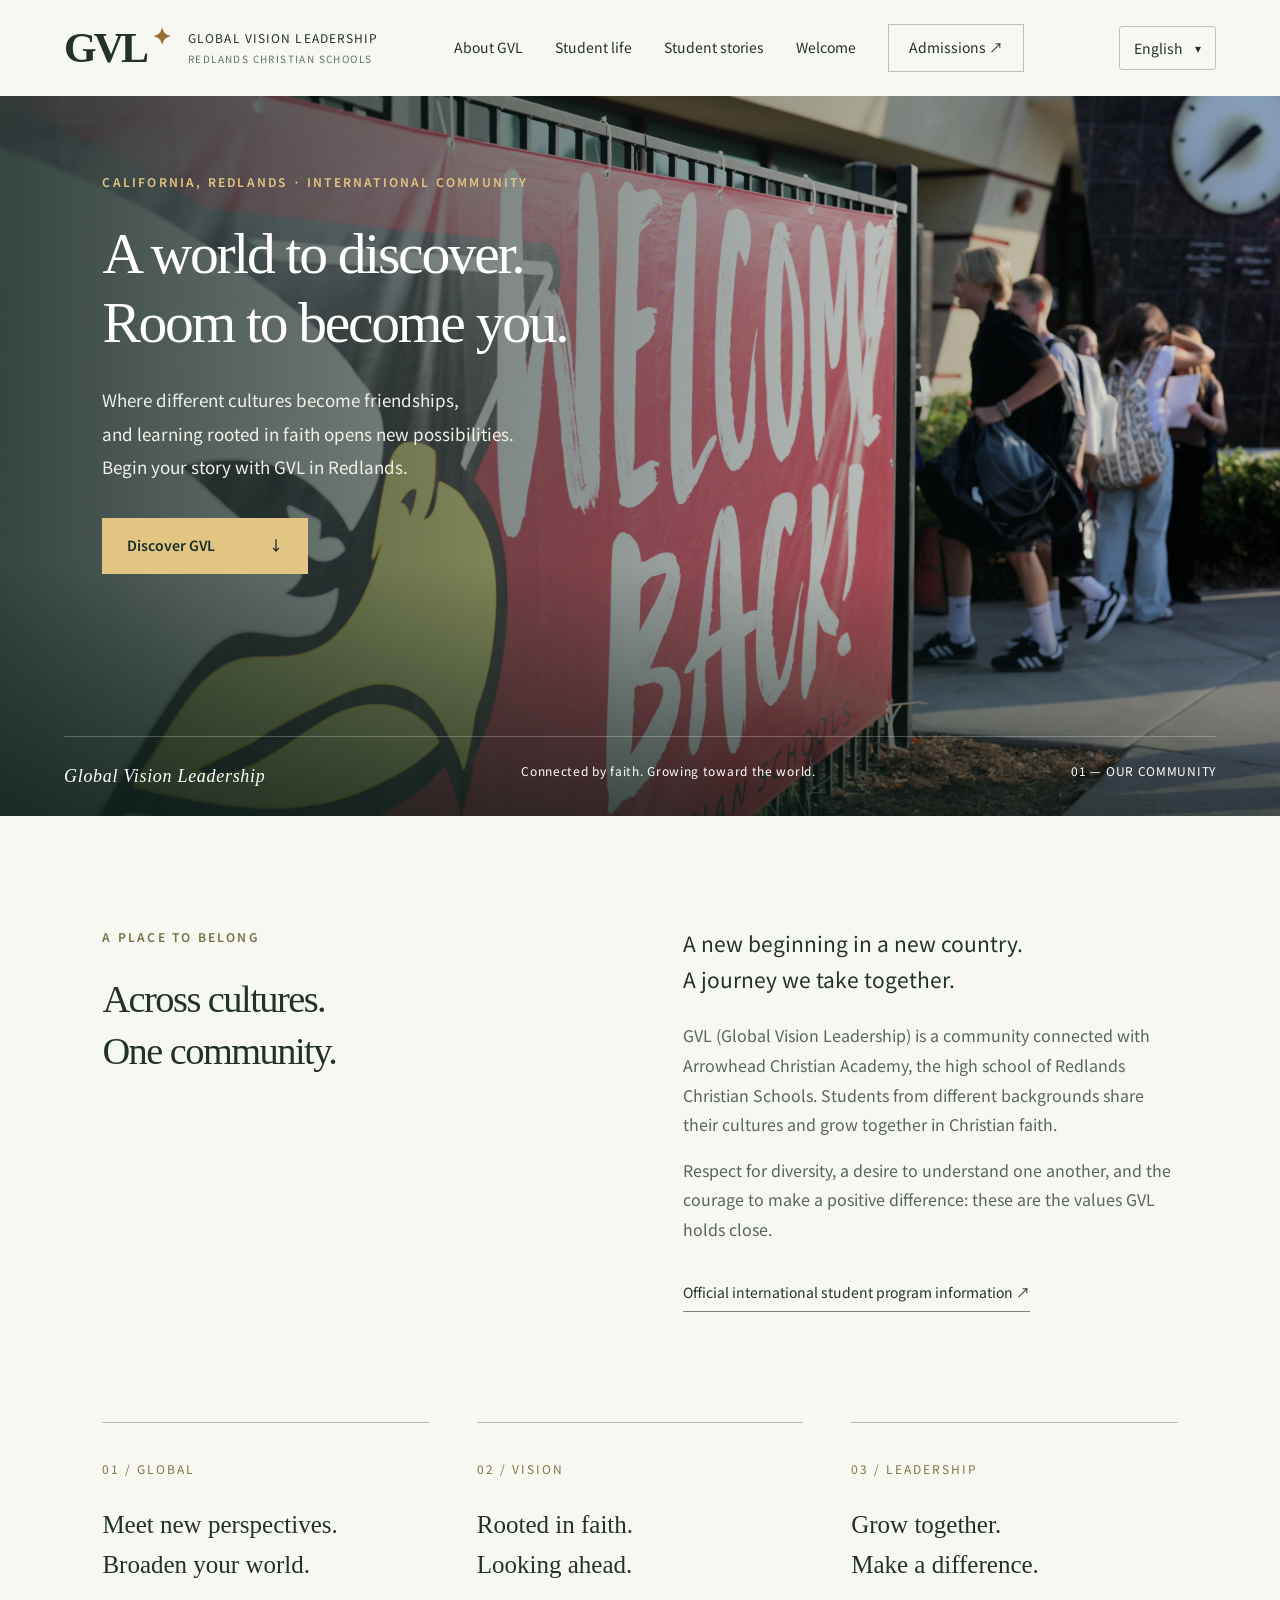
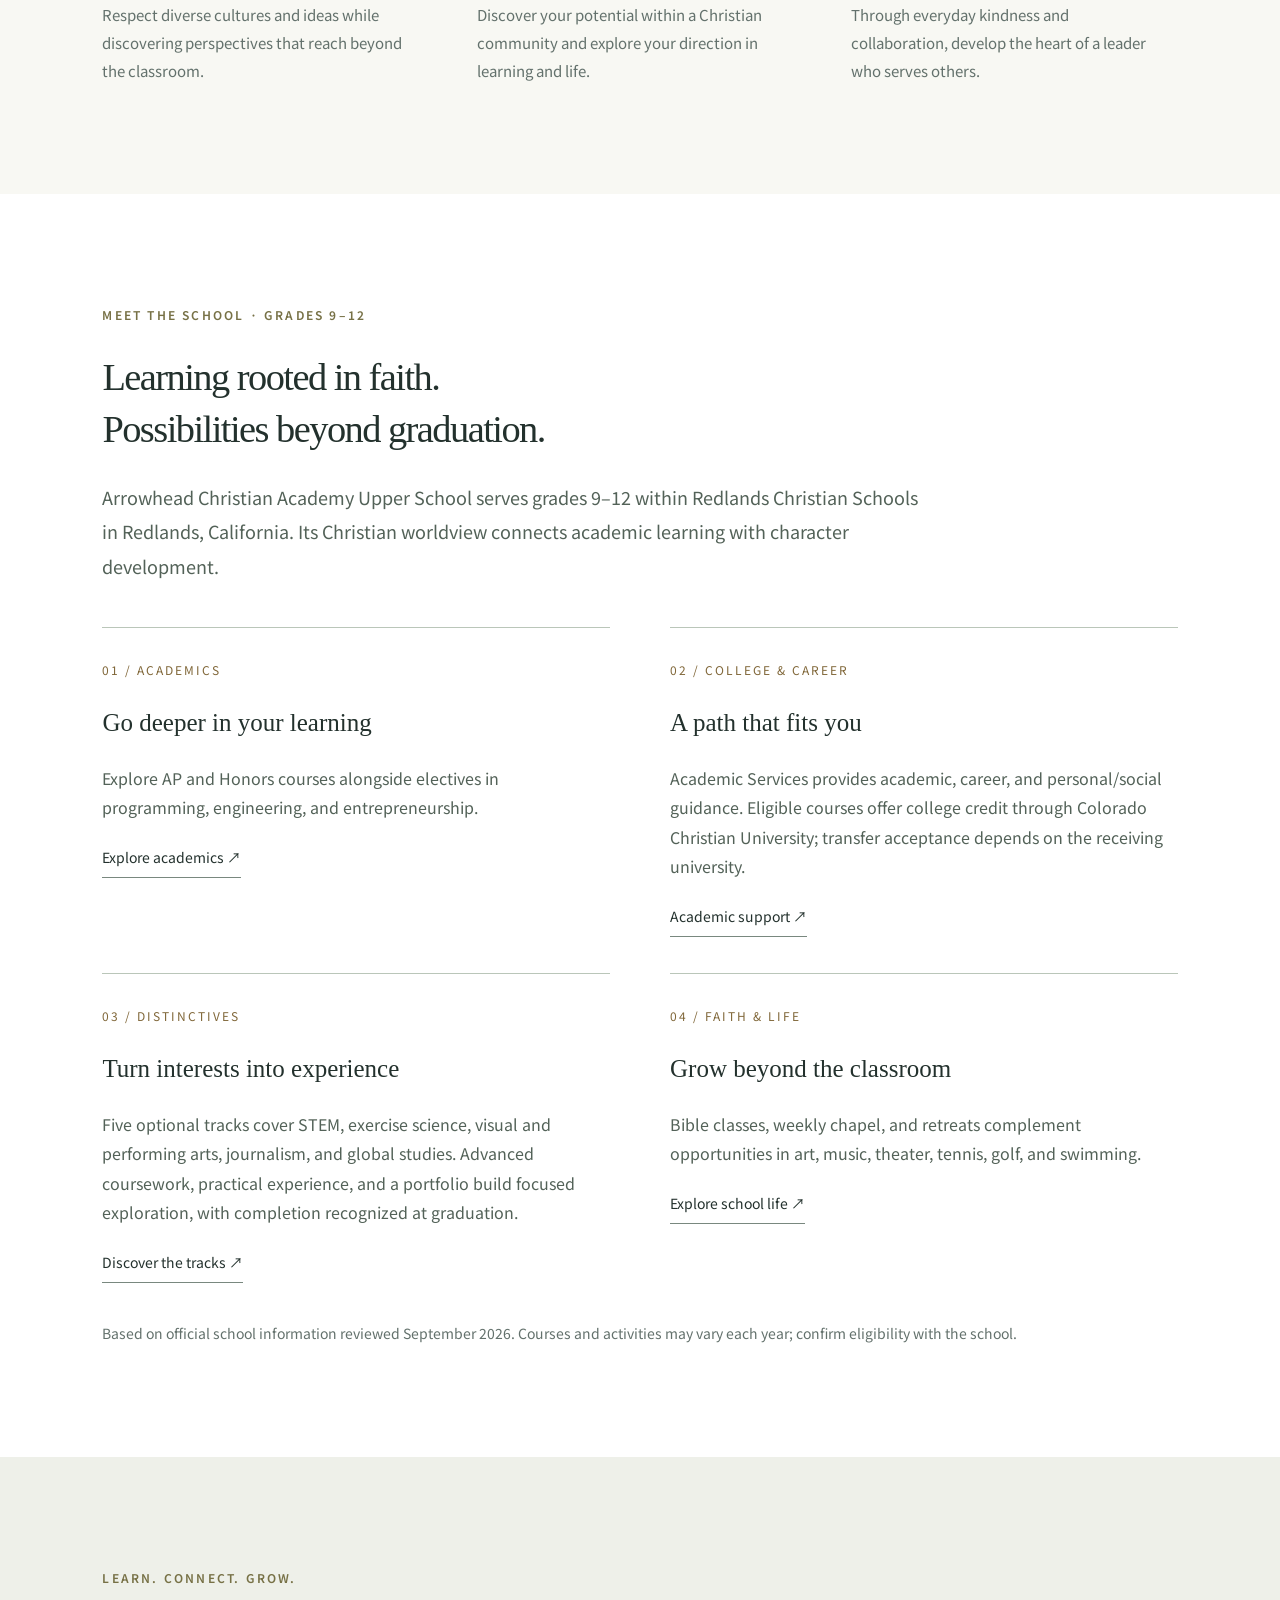
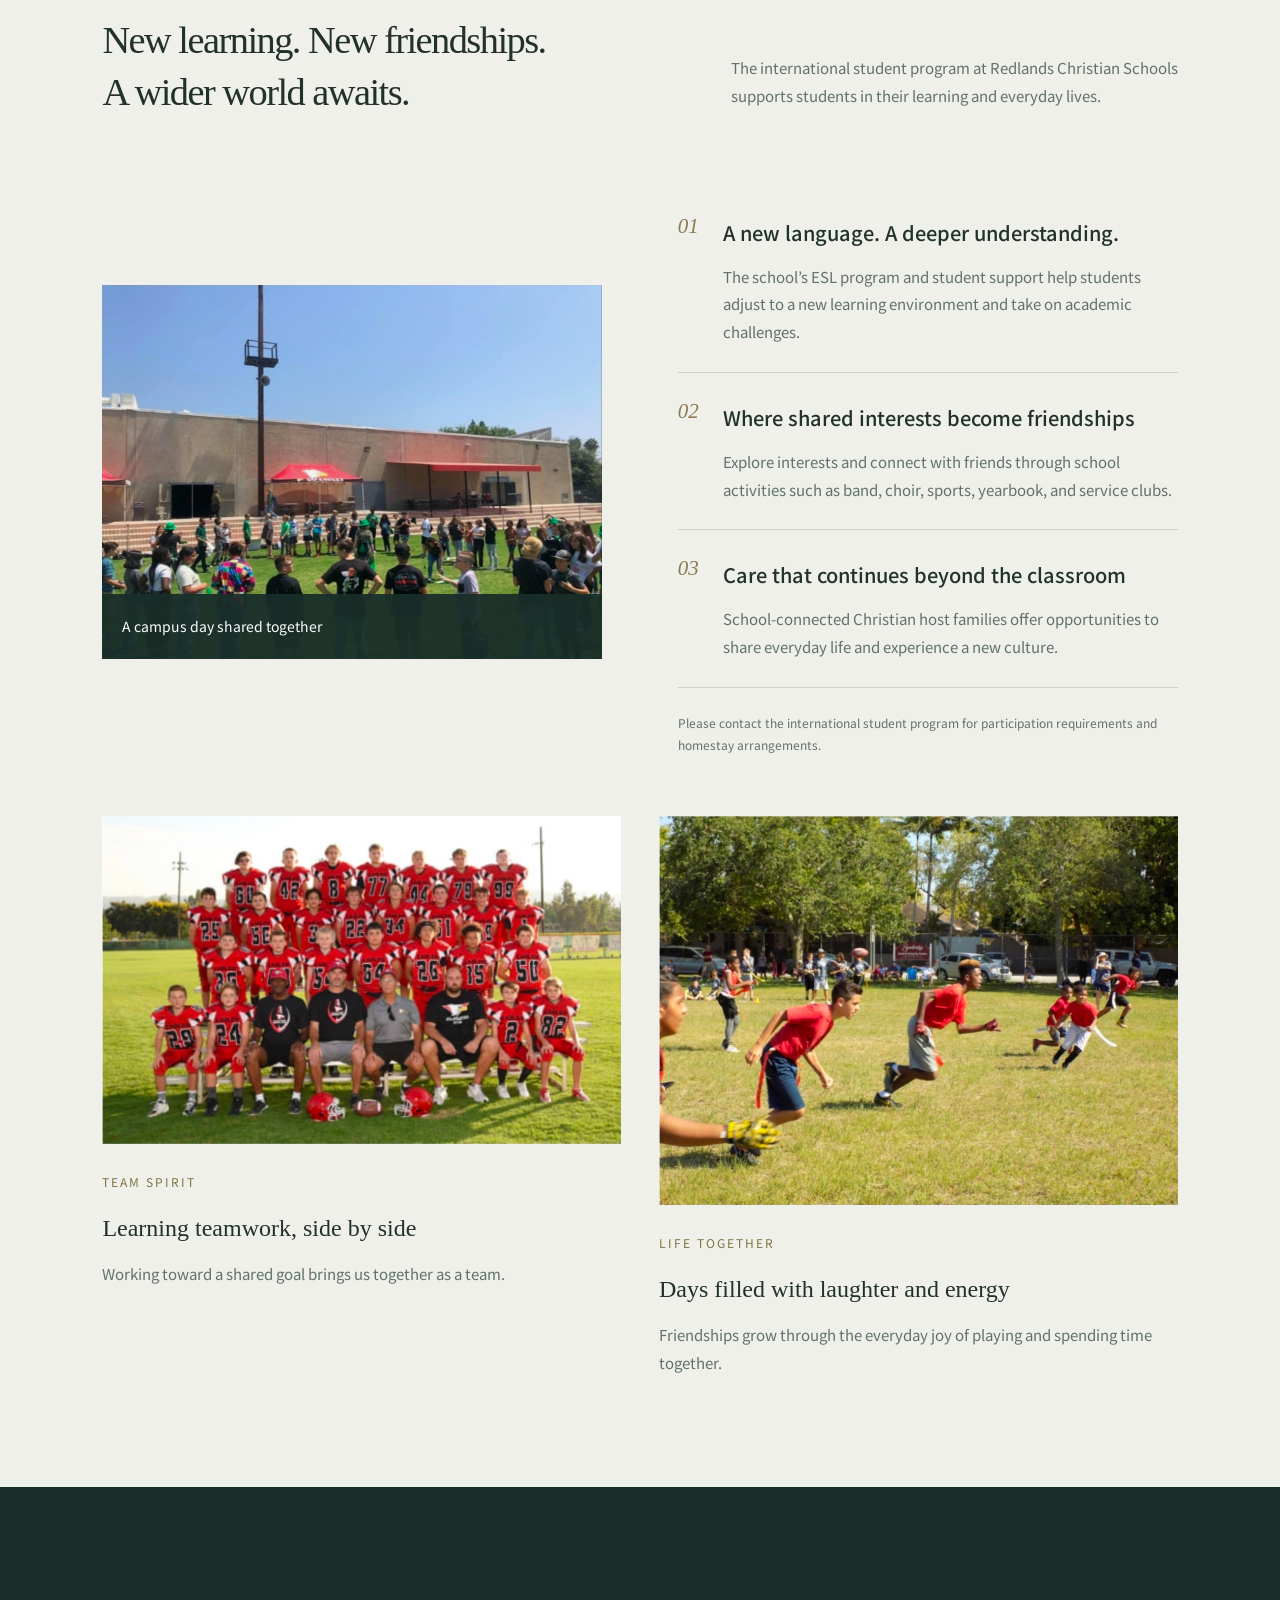
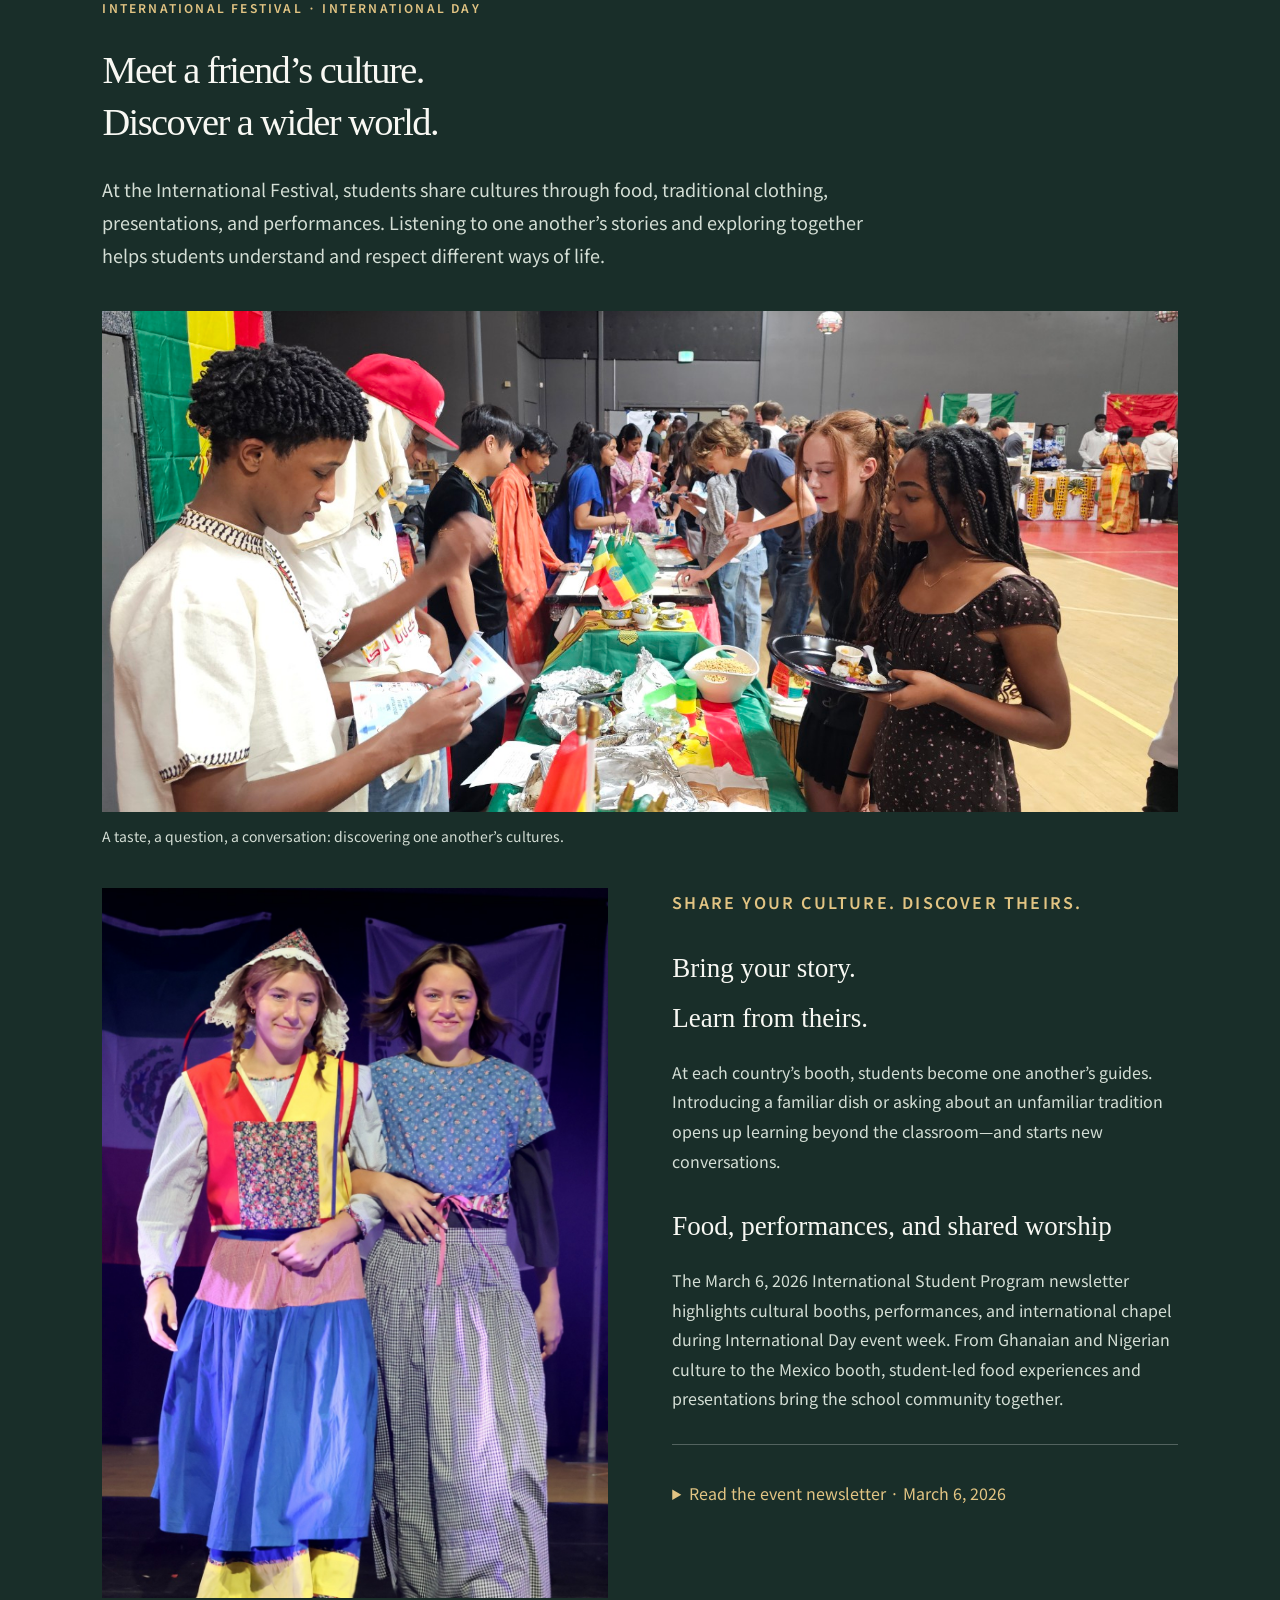
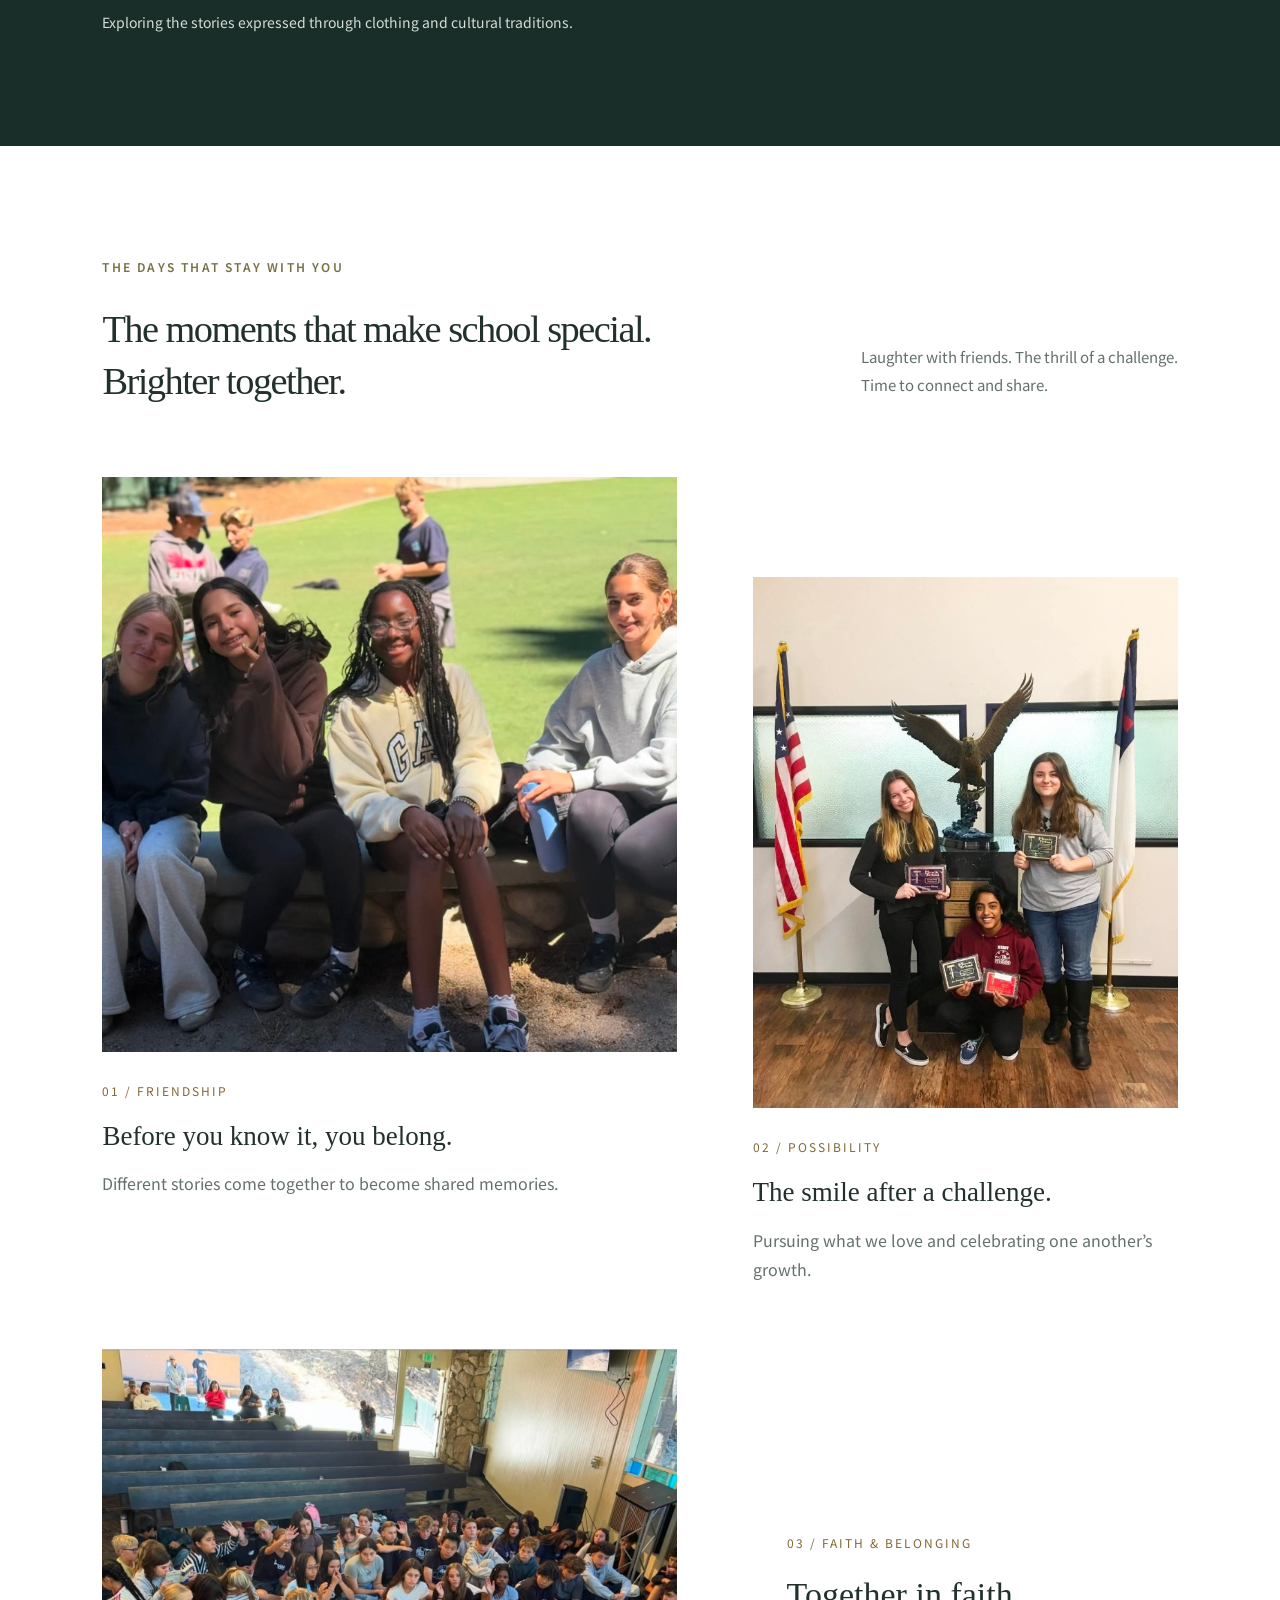
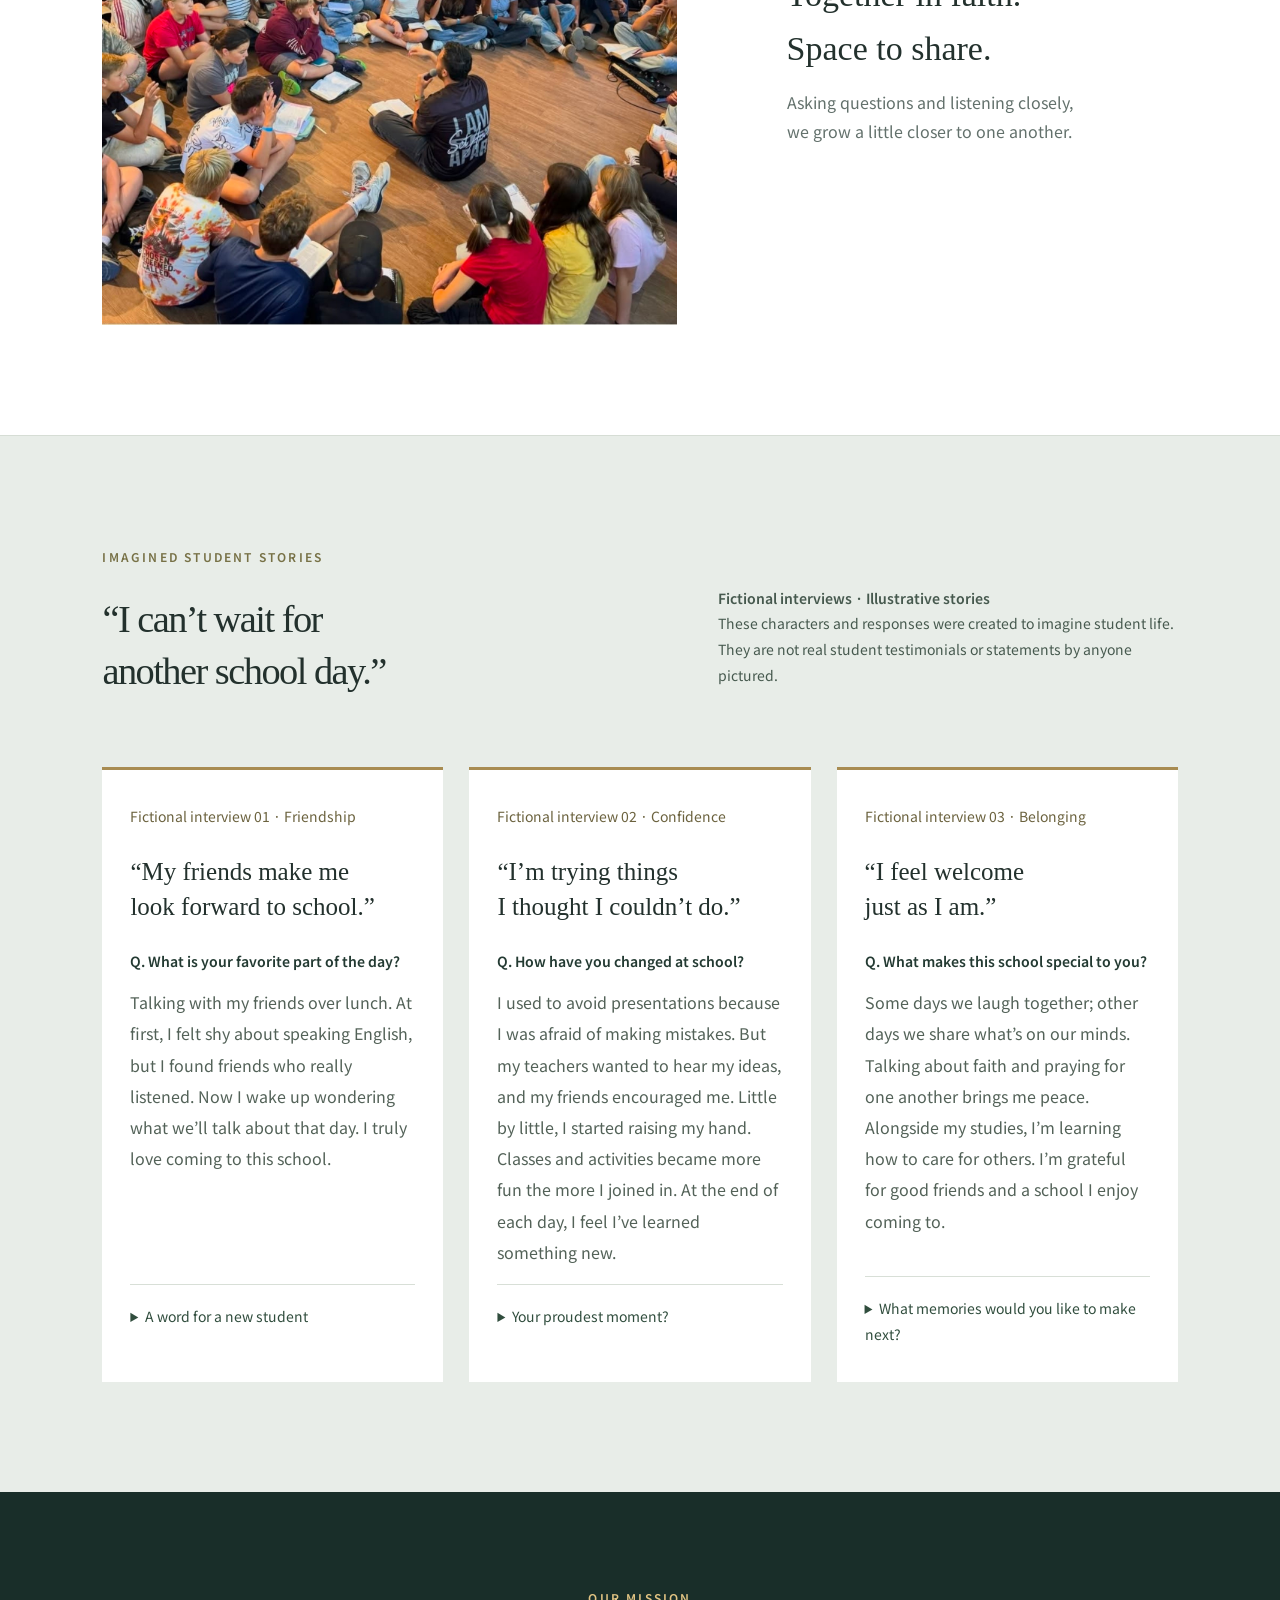
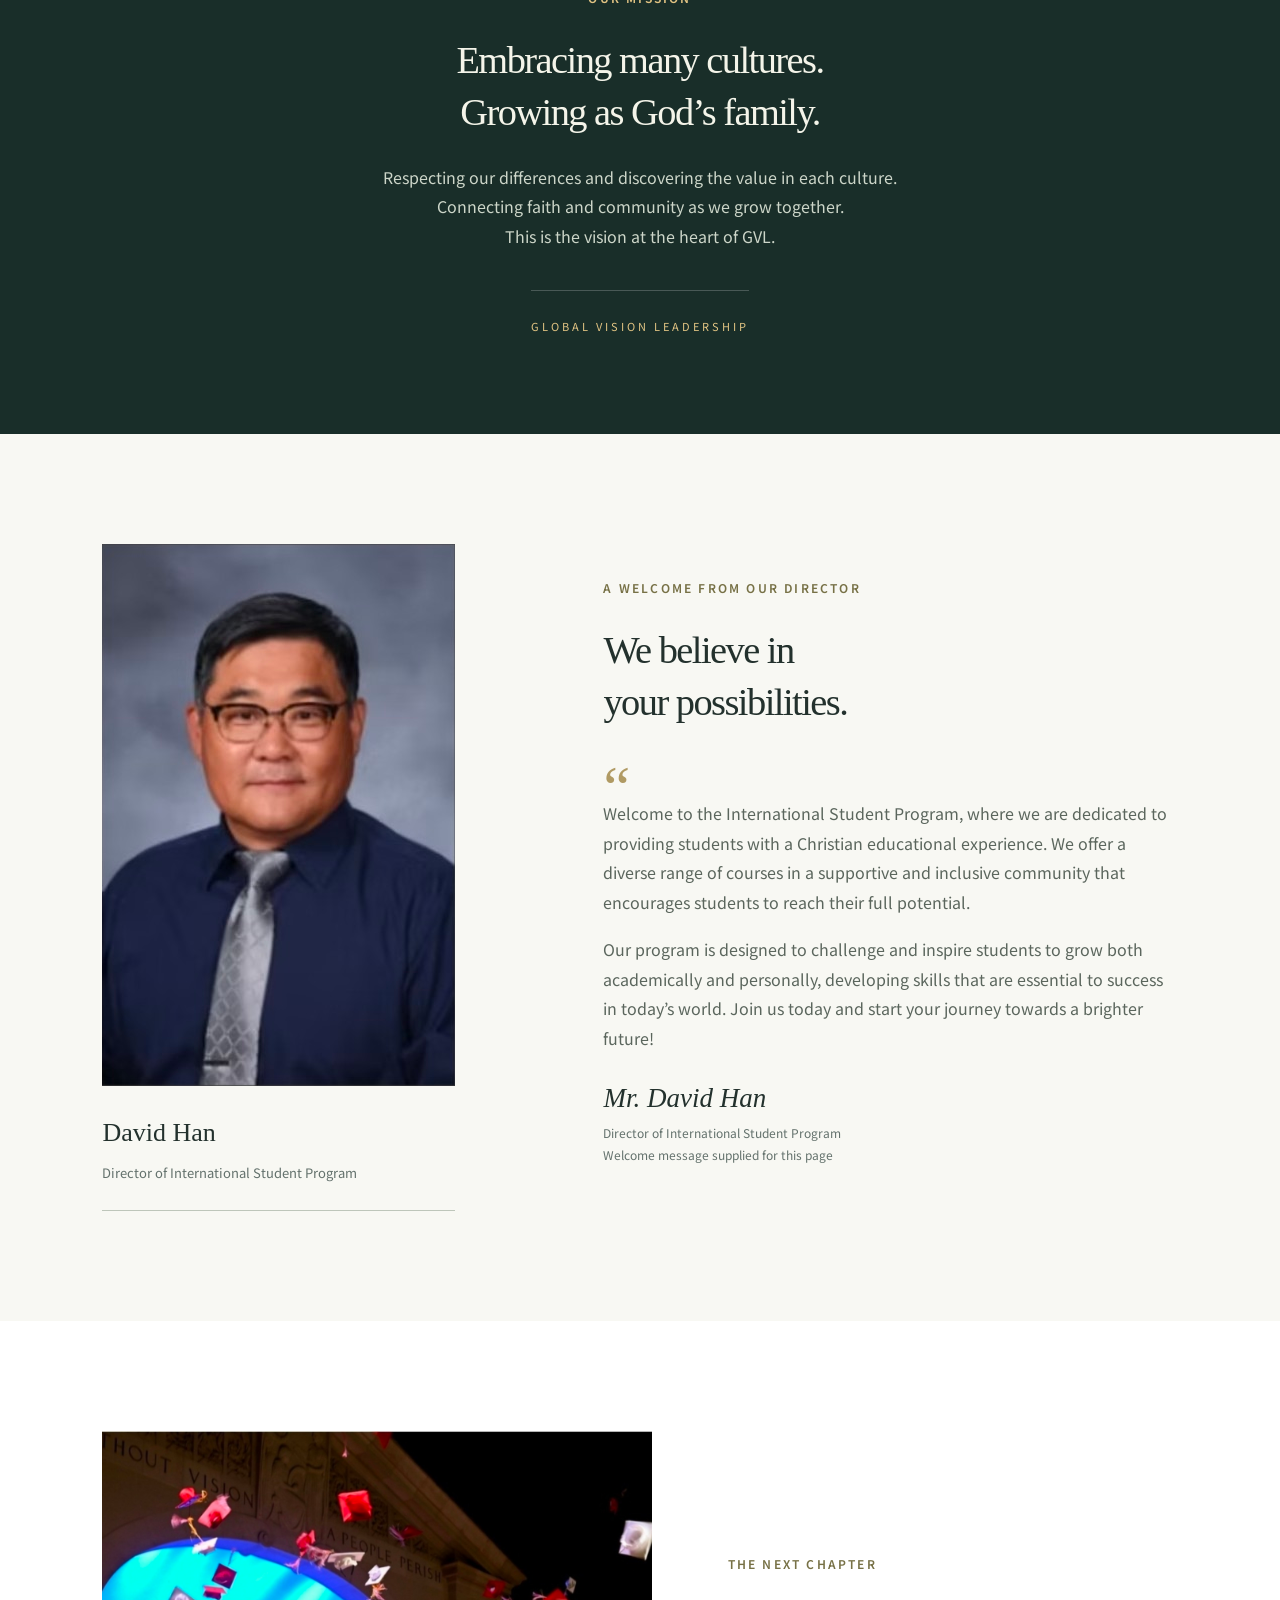
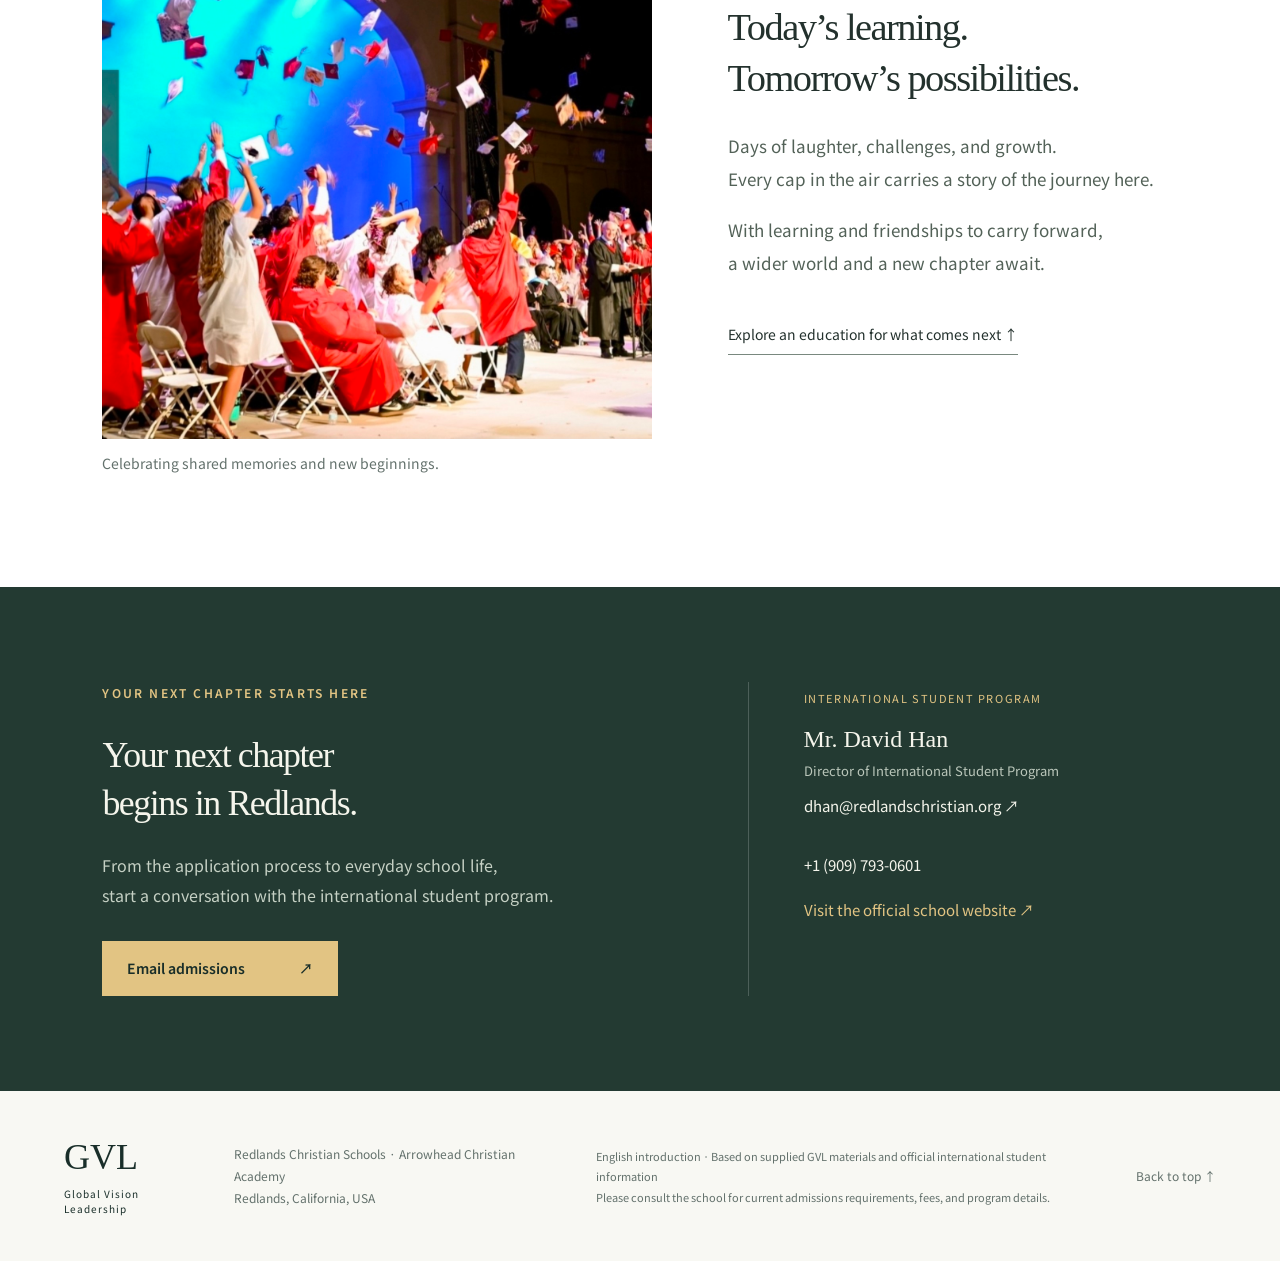
<file: index.html>
<!doctype html>
<html lang="en"><head><meta charset="utf-8"><meta name="viewport" content="width=device-width,initial-scale=1"><meta name="theme-color" content="#192e29"><meta name="description" content="Discover Global Vision Leadership at Redlands Christian Schools: an international community connected through faith, culture, and learning."><title>GVL — A World of Learning, A Place to Belong</title><link rel="stylesheet" href="style.css"><link rel="preconnect" href="https://fonts.googleapis.com"><link rel="preconnect" href="https://fonts.gstatic.com" crossorigin><link href="https://fonts.googleapis.com/css2?family=Noto+Sans+KR:wght@400;500;600;700&family=Noto+Serif+KR:wght@400;500;600&display=swap" rel="stylesheet"><style>.school-profile{background:#fff}.school-lead{max-width:820px;font-size:18px;line-height:1.9;color:#536258}.school-grid{display:grid;grid-template-columns:repeat(2,minmax(0,1fr));gap:36px 60px;margin-top:44px}.school-grid article{border-top:1px solid #bac6b9;padding-top:26px}.school-grid article>span{font-size:12px;letter-spacing:2px;color:#806739}.school-grid h3{font-family:'Noto Serif KR',serif;font-size:25px;font-weight:500;margin:17px 0}.school-grid p{font-size:16px;color:#536258}.school-source{font-size:14px;color:#63716c;margin:38px 0 0}.school-profile .text-link{margin-top:0}@media(max-width:620px){.school-grid{grid-template-columns:1fr;gap:28px}.school-lead{font-size:16px}.school-grid h3{font-size:23px}}</style><style>.graduation{display:grid;grid-template-columns:1.1fr .9fr;align-items:center;gap:7%;background:#fff}.graduation figure{margin:0}.graduation img{display:block;width:100%;height:auto}.graduation figcaption{font-size:14px;color:#63716c;margin-top:12px}.graduation-copy>p:not(.eyebrow){color:#536258;font-size:17px;line-height:1.95}.graduation .text-link{margin-top:20px}@media(max-width:620px){.graduation{grid-template-columns:1fr;gap:32px}.graduation-copy>p:not(.eyebrow){font-size:16px}}</style><style>.festival{background:#192e29;color:#f8f8f3}.festival .eyebrow{color:#e2c483}.festival-intro{max-width:800px;font-size:18px;color:#d4ded5}.festival figure{margin:0}.festival img{display:block;width:100%;height:auto}.festival-wide{margin:38px 0!important}.festival figcaption{font-size:14px;color:#d4ded5;padding-top:12px}.festival-bottom{display:grid;grid-template-columns:1fr 1fr;gap:6%;align-items:start}.festival-bottom h3{font-family:'Noto Serif KR',serif;font-size:27px;font-weight:500;margin:26px 0 14px}.festival-bottom p{color:#d4ded5;font-size:16px}.festival-news{margin-top:30px;border-top:1px solid #ffffff40;padding-top:24px}.festival-news summary{cursor:pointer;font-size:16px;padding:10px 0;color:#e2c483}.festival-news img{margin-top:18px}.festival a:focus-visible,.festival summary:focus-visible{outline:3px solid #e2c483;outline-offset:5px}@media(max-width:620px){.festival-bottom{grid-template-columns:1fr;gap:30px}.festival-intro{font-size:16px}.festival-bottom h3{font-size:24px}}</style><style>
.language-picker{position:relative;margin-left:20px;flex-shrink:0;font-size:14px;line-height:1.5}
.language-picker summary{cursor:pointer;min-height:44px;display:flex;align-items:center;gap:12px;padding:10px 14px;border:1px solid #bac4bb;border-radius:3px;list-style:none;white-space:nowrap}
.language-picker summary::-webkit-details-marker{display:none}.language-picker summary:after{content:"▾";font-size:12px}
.language-picker summary:focus-visible,.language-picker a:focus-visible{outline:3px solid #977036;outline-offset:3px}
.language-options{position:absolute;right:0;top:calc(100% + 8px);width:185px;background:#f8f8f3;border:1px solid #bac4bb;box-shadow:0 12px 30px #192e2920;padding:8px;z-index:30}
.language-options a{display:flex;align-items:center;min-height:44px;padding:10px 12px;border-radius:2px;line-height:1.5}
.language-options a:hover,.language-options a[aria-current]{background:#e5eadd;color:#192e29}.language-options a[aria-current]{font-weight:700}
@media(max-width:620px){.language-picker{margin:0 14px 0 8px;font-size:13px}.language-picker summary{padding:9px 11px}.language-options{right:0}}
</style><link rel="alternate" hreflang="ko" href="https://gvl-redlands.vercel.app/ko.html"><link rel="alternate" hreflang="en" href="https://gvl-redlands.vercel.app/"><link rel="alternate" hreflang="zh-CN" href="https://gvl-redlands.vercel.app/zh.html"><link rel="alternate" hreflang="vi" href="https://gvl-redlands.vercel.app/vi.html"><link rel="alternate" hreflang="hi" href="https://gvl-redlands.vercel.app/hi.html"><link rel="alternate" hreflang="ja" href="https://gvl-redlands.vercel.app/ja.html"><link rel="alternate" hreflang="x-default" href="https://gvl-redlands.vercel.app/"></head>
<body><a class="skip" href="#main">Skip to content</a><header><a class="brand" href="#" aria-label="GVL home"><b>GVL<span>✦</span></b><span>GLOBAL VISION LEADERSHIP<br><small>REDLANDS CHRISTIAN SCHOOLS</small></span></a><nav aria-label="Main navigation"><a href="#about">About GVL</a><a href="#life">Student life</a><a href="#stories">Student stories</a><a href="#welcome">Welcome</a><a class="nav-cta" href="#contact">Admissions ↗</a></nav><details class="language-picker"><summary aria-label="Choose language">English</summary><div class="language-options"><a href="ko.html" lang="ko" hreflang="ko">한국어</a><a href="index.html" lang="en" hreflang="en" aria-current="page">English</a><a href="zh.html" lang="zh-CN" hreflang="zh-CN">中文（简体）</a><a href="vi.html" lang="vi" hreflang="vi">Tiếng Việt</a><a href="hi.html" lang="hi" hreflang="hi">हिन्दी</a><a href="ja.html" lang="ja" hreflang="ja">日本語</a></div></details><button class="menu" aria-label="Open menu" aria-expanded="false">☰</button></header>
<main id="main"><section class="hero"><div class="hero-image" role="img" aria-label="Student life at Redlands Christian Schools"></div><div class="hero-shade"></div><div class="hero-content"><p class="eyebrow light">CALIFORNIA, REDLANDS · INTERNATIONAL COMMUNITY</p><h1>A world to discover.<br>Room to become you.</h1><p class="hero-copy">Where different cultures become friendships,<br>and learning rooted in faith opens new possibilities.<br>Begin your story with GVL in Redlands.</p><a class="button gold" href="#about">Discover GVL <span>↓</span></a></div><div class="hero-bottom"><span>Global Vision Leadership</span><span>Connected by faith. Growing toward the world.</span><span>01 — OUR COMMUNITY</span></div></section>
<section id="about" class="intro section"><div><p class="eyebrow">A PLACE TO BELONG</p><h2>Across cultures.<br>One community.</h2></div><div class="intro-text"><p class="lead">A new beginning in a new country.<br>A journey we take together.</p><p>GVL (Global Vision Leadership) is a community connected with Arrowhead Christian Academy, the high school of Redlands Christian Schools. Students from different backgrounds share their cultures and grow together in Christian faith.</p><p>Respect for diversity, a desire to understand one another, and the courage to make a positive difference: these are the values GVL holds close.</p><a class="text-link" href="https://www.acarcsinternational.com/" target="_blank" rel="noopener">Official international student program information ↗</a></div></section>
<section class="values"><div class="value"><span class="number">01 / GLOBAL</span><h3>Meet new perspectives.<br>Broaden your world.</h3><p>Respect diverse cultures and ideas while discovering perspectives that reach beyond the classroom.</p></div><div class="value"><span class="number">02 / VISION</span><h3>Rooted in faith.<br>Looking ahead.</h3><p>Discover your potential within a Christian community and explore your direction in learning and life.</p></div><div class="value"><span class="number">03 / LEADERSHIP</span><h3>Grow together.<br>Make a difference.</h3><p>Through everyday kindness and collaboration, develop the heart of a leader who serves others.</p></div></section>
<section id="school" class="section school-profile" aria-labelledby="school-title"><p class="eyebrow">MEET THE SCHOOL · GRADES 9–12</p><h2 id="school-title">Learning rooted in faith.<br>Possibilities beyond graduation.</h2><p class="school-lead">Arrowhead Christian Academy Upper School serves grades 9–12 within Redlands Christian Schools in Redlands, California. Its Christian worldview connects academic learning with character development.</p><div class="school-grid"><article><span>01 / ACADEMICS</span><h3>Go deeper in your learning</h3><p>Explore AP and Honors courses alongside electives in programming, engineering, and entrepreneurship.</p><a class="text-link" href="https://www.redlandschristian.org/aca-upper-school/upper-school-overview" target="_blank" rel="noopener">Explore academics ↗</a></article><article><span>02 / COLLEGE &amp; CAREER</span><h3>A path that fits you</h3><p>Academic Services provides academic, career, and personal/social guidance. Eligible courses offer college credit through Colorado Christian University; transfer acceptance depends on the receiving university.</p><a class="text-link" href="https://www.redlandschristian.org/aca-upper-school/academic-services" target="_blank" rel="noopener">Academic support ↗</a></article><article><span>03 / DISTINCTIVES</span><h3>Turn interests into experience</h3><p>Five optional tracks cover STEM, exercise science, visual and performing arts, journalism, and global studies. Advanced coursework, practical experience, and a portfolio build focused exploration, with completion recognized at graduation.</p><a class="text-link" href="https://www.redlandschristian.org/aca-upper-school/aca-distinctives" target="_blank" rel="noopener">Discover the tracks ↗</a></article><article><span>04 / FAITH &amp; LIFE</span><h3>Grow beyond the classroom</h3><p>Bible classes, weekly chapel, and retreats complement opportunities in art, music, theater, tennis, golf, and swimming.</p><a class="text-link" href="https://www.redlandschristian.org/aca-upper-school/upper-school-overview" target="_blank" rel="noopener">Explore school life ↗</a></article></div><p class="school-source">Based on official school information reviewed September 2026. Courses and activities may vary each year; confirm eligibility with the school.</p></section>
<section id="life" class="section life"><div class="section-top"><div><p class="eyebrow">LEARN. CONNECT. GROW.</p><h2>New learning. New friendships.<br>A wider world awaits.</h2></div><p>The international student program at Redlands Christian Schools<br>supports students in their learning and everyday lives.</p></div><div class="life-layout"><figure class="life-photo"><img src="assets/campus-community.jpg" alt="Students gathered on the campus lawn" loading="lazy"><figcaption class="photo-caption">A campus day shared together</figcaption></figure><div class="life-list"><article><span>01</span><div><h3>A new language. A deeper understanding.</h3><p>The school’s ESL program and student support help students adjust to a new learning environment and take on academic challenges.</p></div></article><article><span>02</span><div><h3>Where shared interests become friendships</h3><p>Explore interests and connect with friends through school activities such as band, choir, sports, yearbook, and service clubs.</p></div></article><article><span>03</span><div><h3>Care that continues beyond the classroom</h3><p>School-connected Christian host families offer opportunities to share everyday life and experience a new culture.</p></div></article><p class="fine">Please contact the international student program for participation requirements and homestay arrangements.</p></div></div><div class="student-gallery"><figure><a href="assets/football-team.jpg" target="_blank" aria-label="View the football team photo"><img src="assets/football-team.jpg" alt="Football players in red uniforms with their coaches" loading="lazy" width="1536" height="971"></a><figcaption><span>TEAM SPIRIT</span><h3>Learning teamwork, side by side</h3><p>Working toward a shared goal brings us together as a team.</p></figcaption></figure><figure><a href="assets/outdoor-activities.jpg" target="_blank" aria-label="View the outdoor activity photo"><img src="assets/outdoor-activities.jpg" alt="Students playing together on the lawn" loading="lazy" width="1536" height="1152"></a><figcaption><span>LIFE TOGETHER</span><h3>Days filled with laughter and energy</h3><p>Friendships grow through the everyday joy of playing and spending time together.</p></figcaption></figure></div></section>
<section id="festival" class="section festival" aria-labelledby="festival-title"><p class="eyebrow">INTERNATIONAL FESTIVAL · INTERNATIONAL DAY</p><h2 id="festival-title">Meet a friend’s culture.<br>Discover a wider world.</h2><p class="festival-intro">At the International Festival, students share cultures through food, traditional clothing, presentations, and performances. Listening to one another’s stories and exploring together helps students understand and respect different ways of life.</p><figure class="festival-wide"><a href="assets/festival-booths.jpg" target="_blank" rel="noopener" aria-label="View international culture booths"><img src="assets/festival-booths.jpg" alt="Students sharing food and conversation at cultural booths decorated with flags from different countries" loading="lazy"></a><figcaption>A taste, a question, a conversation: discovering one another’s cultures.</figcaption></figure><div class="festival-bottom"><figure><a href="assets/festival-cultures.jpg" target="_blank" rel="noopener" aria-label="View cultural celebration photo"><img src="assets/festival-cultures.jpg" alt="Two students posing together in colorful clothing at a cultural celebration" loading="lazy"></a><figcaption>Exploring the stories expressed through clothing and cultural traditions.</figcaption></figure><div><p class="eyebrow">SHARE YOUR CULTURE. DISCOVER THEIRS.</p><h3>Bring your story.<br>Learn from theirs.</h3><p>At each country’s booth, students become one another’s guides. Introducing a familiar dish or asking about an unfamiliar tradition opens up learning beyond the classroom—and starts new conversations.</p><h3>Food, performances, and shared worship</h3><p>The March 6, 2026 International Student Program newsletter highlights cultural booths, performances, and international chapel during International Day event week. From Ghanaian and Nigerian culture to the Mexico booth, student-led food experiences and presentations bring the school community together.</p><details class="festival-news"><summary>Read the event newsletter · March 6, 2026</summary><a href="assets/festival-newsletter.jpg" target="_blank" rel="noopener" aria-label="Open the full newsletter image"><img src="assets/festival-newsletter.jpg" alt="March 6, 2026 International Student Program newsletter featuring cultural booths, international chapel, and a Mexico presentation" loading="lazy"></a><p>Select the image to view the full-size newsletter.</p></details></div></div></section>
<section class="section moments" aria-labelledby="moments-title"><div class="section-top"><div><p class="eyebrow">THE DAYS THAT STAY WITH YOU</p><h2 id="moments-title">The moments that make school special.<br>Brighter together.</h2></div><p>Laughter with friends. The thrill of a challenge.<br>Time to connect and share.</p></div><div class="moments-grid"><figure class="moment-friends"><a href="assets/student-friendships.jpg" target="_blank" rel="noopener" aria-label="View the friendship photo"><img src="assets/student-friendships.jpg" alt="Students sitting together beside a sunny lawn" loading="lazy" width="1536" height="1536"></a><figcaption><span>01 / FRIENDSHIP</span><h3>Before you know it, you belong.</h3><p>Different stories come together to become shared memories.</p></figcaption></figure><figure class="moment-achieve"><a href="assets/student-achievements.jpg" target="_blank" rel="noopener" aria-label="View the student achievement photo"><img src="assets/student-achievements.jpg" alt="Three students holding awards in front of an eagle sculpture" loading="lazy" width="1229" height="1536"></a><figcaption><span>02 / POSSIBILITY</span><h3>The smile after a challenge.</h3><p>Pursuing what we love and celebrating one another’s growth.</p></figcaption></figure><figure class="moment-faith"><a href="assets/faith-community.jpeg" target="_blank" rel="noopener" aria-label="View the community gathering photo"><img src="assets/faith-community.jpeg" alt="Students and a leader seated in a circle with open books" loading="lazy" width="1532" height="1536"></a><figcaption><span>03 / FAITH &amp; BELONGING</span><h3>Together in faith.<br>Space to share.</h3><p>Asking questions and listening closely,<br>we grow a little closer to one another.</p></figcaption></figure></div></section>
<section id="stories" class="section stories" aria-labelledby="stories-title"><div class="section-top"><div><p class="eyebrow">IMAGINED STUDENT STORIES</p><h2 id="stories-title">“I can’t wait for<br>another school day.”</h2></div><p class="fiction-note"><strong>Fictional interviews · Illustrative stories</strong><br>These characters and responses were created to imagine student life.<br>They are not real student testimonials or statements by anyone pictured.</p></div><div class="story-grid"><article class="story-card"><span class="story-label">Fictional interview 01 · Friendship</span><h3>“My friends make me<br>look forward to school.”</h3><p class="story-question">Q. What is your favorite part of the day?</p><p>Talking with my friends over lunch. At first, I felt shy about speaking English, but I found friends who really listened. Now I wake up wondering what we’ll talk about that day. I truly love coming to this school.</p><details><summary>A word for a new student</summary><p>You don’t have to speak perfectly from the start. Try a smile and a simple hello. That little hello was the beginning of a friendship for me!</p></details></article><article class="story-card"><span class="story-label">Fictional interview 02 · Confidence</span><h3>“I’m trying things<br>I thought I couldn’t do.”</h3><p class="story-question">Q. How have you changed at school?</p><p>I used to avoid presentations because I was afraid of making mistakes. But my teachers wanted to hear my ideas, and my friends encouraged me. Little by little, I started raising my hand. Classes and activities became more fun the more I joined in. At the end of each day, I feel I’ve learned something new.</p><details><summary>Your proudest moment?</summary><p>Laughing and chatting with my friends after a presentation. It wasn’t perfect, but I was so happy to have taken a step forward.</p></details></article><article class="story-card"><span class="story-label">Fictional interview 03 · Belonging</span><h3>“I feel welcome<br>just as I am.”</h3><p class="story-question">Q. What makes this school special to you?</p><p>Some days we laugh together; other days we share what’s on our minds. Talking about faith and praying for one another brings me peace. Alongside my studies, I’m learning how to care for others. I’m grateful for good friends and a school I enjoy coming to.</p><details><summary>What memories would you like to make next?</summary><p>I’d like to reach out to someone new and invite them to join us. I want another student to feel the same warmth that I felt.</p></details></article></div></section>
<section class="mission"><p class="eyebrow light">OUR MISSION</p><h2>Embracing many cultures.<br>Growing as God’s family.</h2><p>Respecting our differences and discovering the value in each culture.<br>Connecting faith and community as we grow together.<br>This is the vision at the heart of GVL.</p><span class="mission-sign">GLOBAL VISION LEADERSHIP</span></section>
<section id="welcome" class="section welcome"><div class="portrait-wrap"><div class="portrait"><img src="assets/director-message.jpg" alt="David Han, Director of International Student Program" loading="lazy"></div><div class="portrait-label"><b>David Han</b><span>Director of International Student Program</span></div></div><div class="welcome-text"><p class="eyebrow">A WELCOME FROM OUR DIRECTOR</p><h2>We believe in<br>your possibilities.</h2><div class="quote-mark">“</div><blockquote><p>Welcome to the International Student Program, where we are dedicated to providing students with a Christian educational experience. We offer a diverse range of courses in a supportive and inclusive community that encourages students to reach their full potential.</p><p>Our program is designed to challenge and inspire students to grow both academically and personally, developing skills that are essential to success in today’s world. Join us today and start your journey towards a brighter future!</p></blockquote><p class="signature">Mr. David Han</p><p class="fine">Director of International Student Program<br>Welcome message supplied for this page</p></div></section>
<section class="section graduation" aria-labelledby="graduation-title"><figure><a href="assets/graduation.jpg" target="_blank" rel="noopener" aria-label="View graduation photo"><img src="assets/graduation.jpg" alt="Graduates in red and white gowns celebrate by tossing their caps into the air" loading="lazy"></a><figcaption>Celebrating shared memories and new beginnings.</figcaption></figure><div class="graduation-copy"><p class="eyebrow">THE NEXT CHAPTER</p><h2 id="graduation-title">Today’s learning.<br>Tomorrow’s possibilities.</h2><p>Days of laughter, challenges, and growth.<br>Every cap in the air carries a story of the journey here.</p><p>With learning and friendships to carry forward,<br>a wider world and a new chapter await.</p><a class="text-link" href="#school">Explore an education for what comes next ↑</a></div></section>
<section id="contact" class="contact"><div><p class="eyebrow light">YOUR NEXT CHAPTER STARTS HERE</p><h2>Your next chapter<br>begins in Redlands.</h2><p>From the application process to everyday school life,<br>start a conversation with the international student program.</p><a class="button gold" href="mailto:dhan@redlandschristian.org?subject=GVL%20International%20Admissions%20Inquiry">Email admissions <span>↗</span></a></div><div class="contact-details"><div><span>INTERNATIONAL STUDENT PROGRAM</span><h3>Mr. David Han</h3><p>Director of International Student Program</p><a href="mailto:dhan@redlandschristian.org">dhan@redlandschristian.org ↗</a></div><a class="phone" href="tel:+19097930601">+1 (909) 793-0601</a><a class="official" href="https://www.acarcsinternational.com/" target="_blank" rel="noopener">Visit the official school website ↗</a></div></section></main>
<footer><div class="footer-brand">GVL<span>Global Vision Leadership</span></div><p>Redlands Christian Schools · Arrowhead Christian Academy<br>Redlands, California, USA</p><small>English introduction · Based on supplied GVL materials and official international student information<br>Please consult the school for current admissions requirements, fees, and program details.</small><a href="#">Back to top ↑</a></footer><script>const button=document.querySelector('.menu'); const nav=document.querySelector('nav');button.addEventListener('click',()=>{const open=button.getAttribute('aria-expanded')!=='true';button.setAttribute('aria-expanded',String(open));button.setAttribute('aria-label',open?'Close menu':'Open menu');nav.classList.toggle('open',open);});nav.querySelectorAll('a').forEach(a=>a.addEventListener('click',()=>{nav.classList.remove('open');button.setAttribute('aria-expanded','false');}));</script></body></html>
</file>
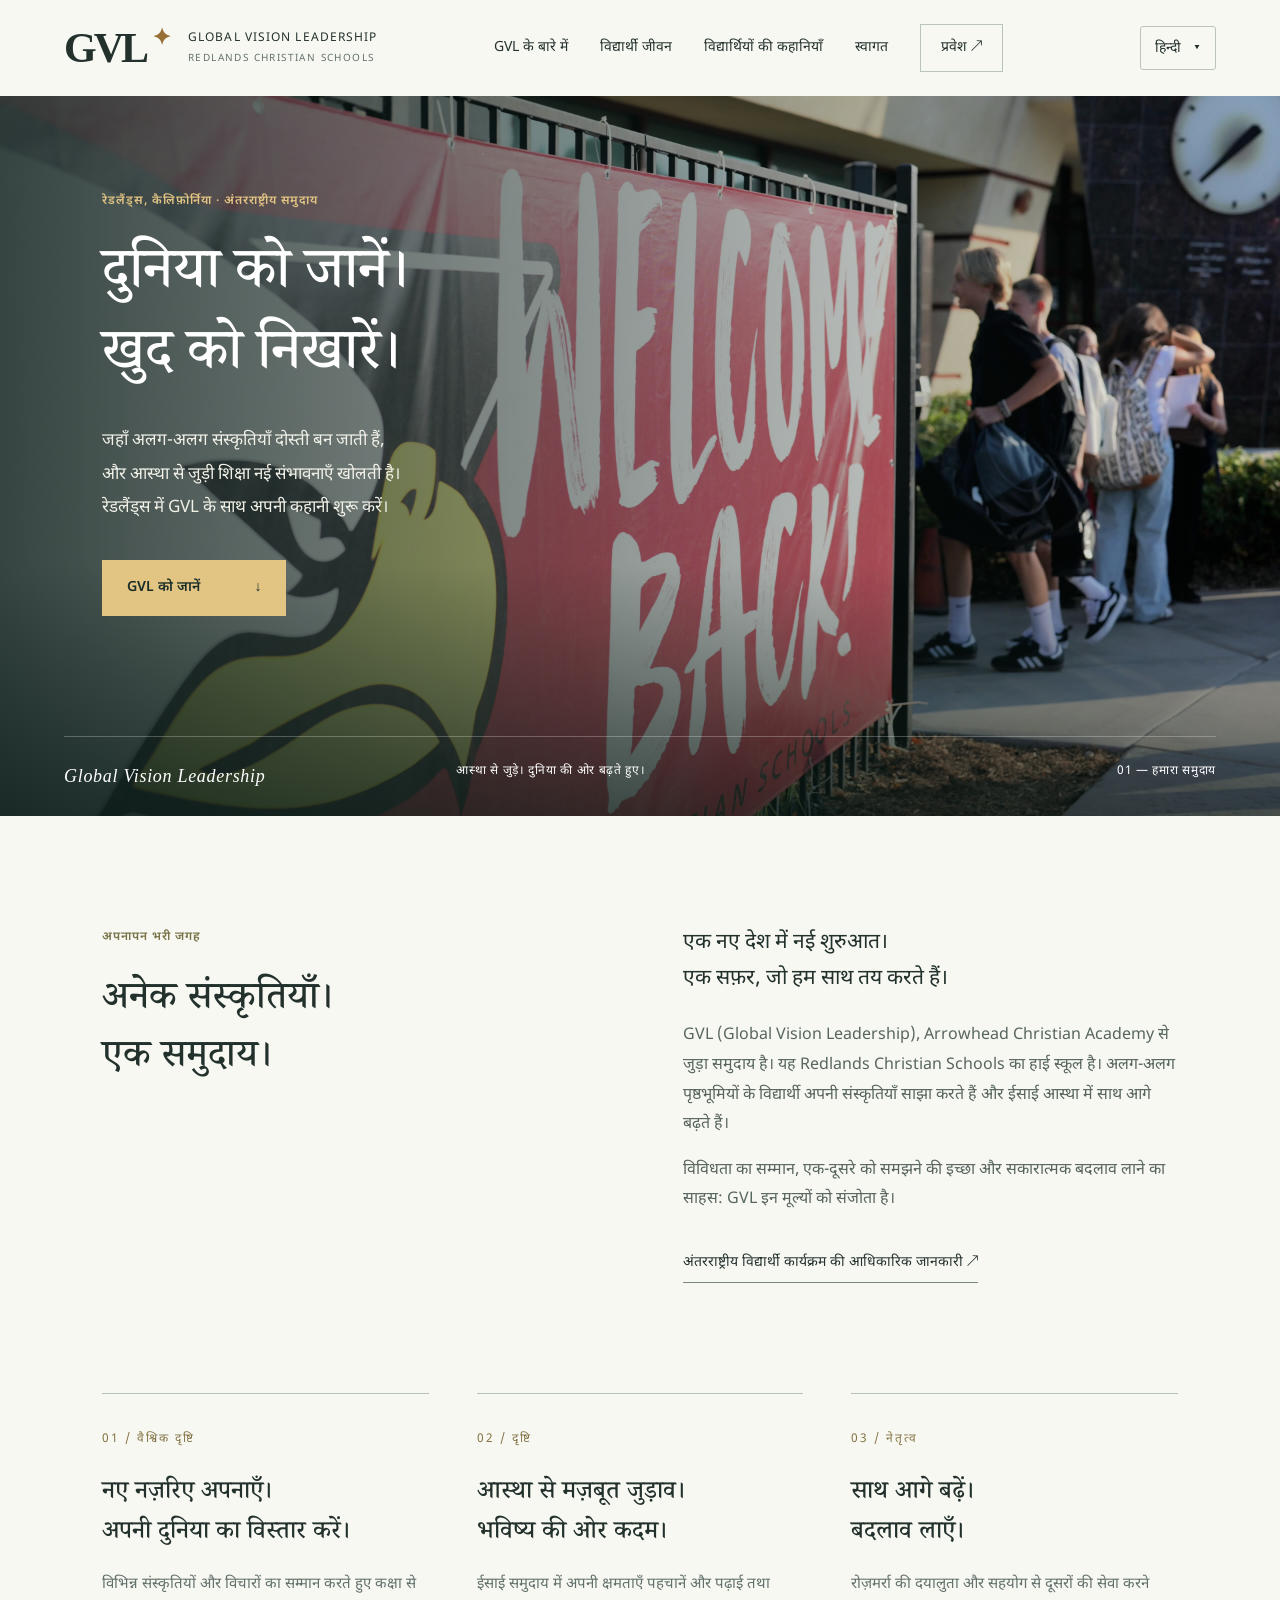
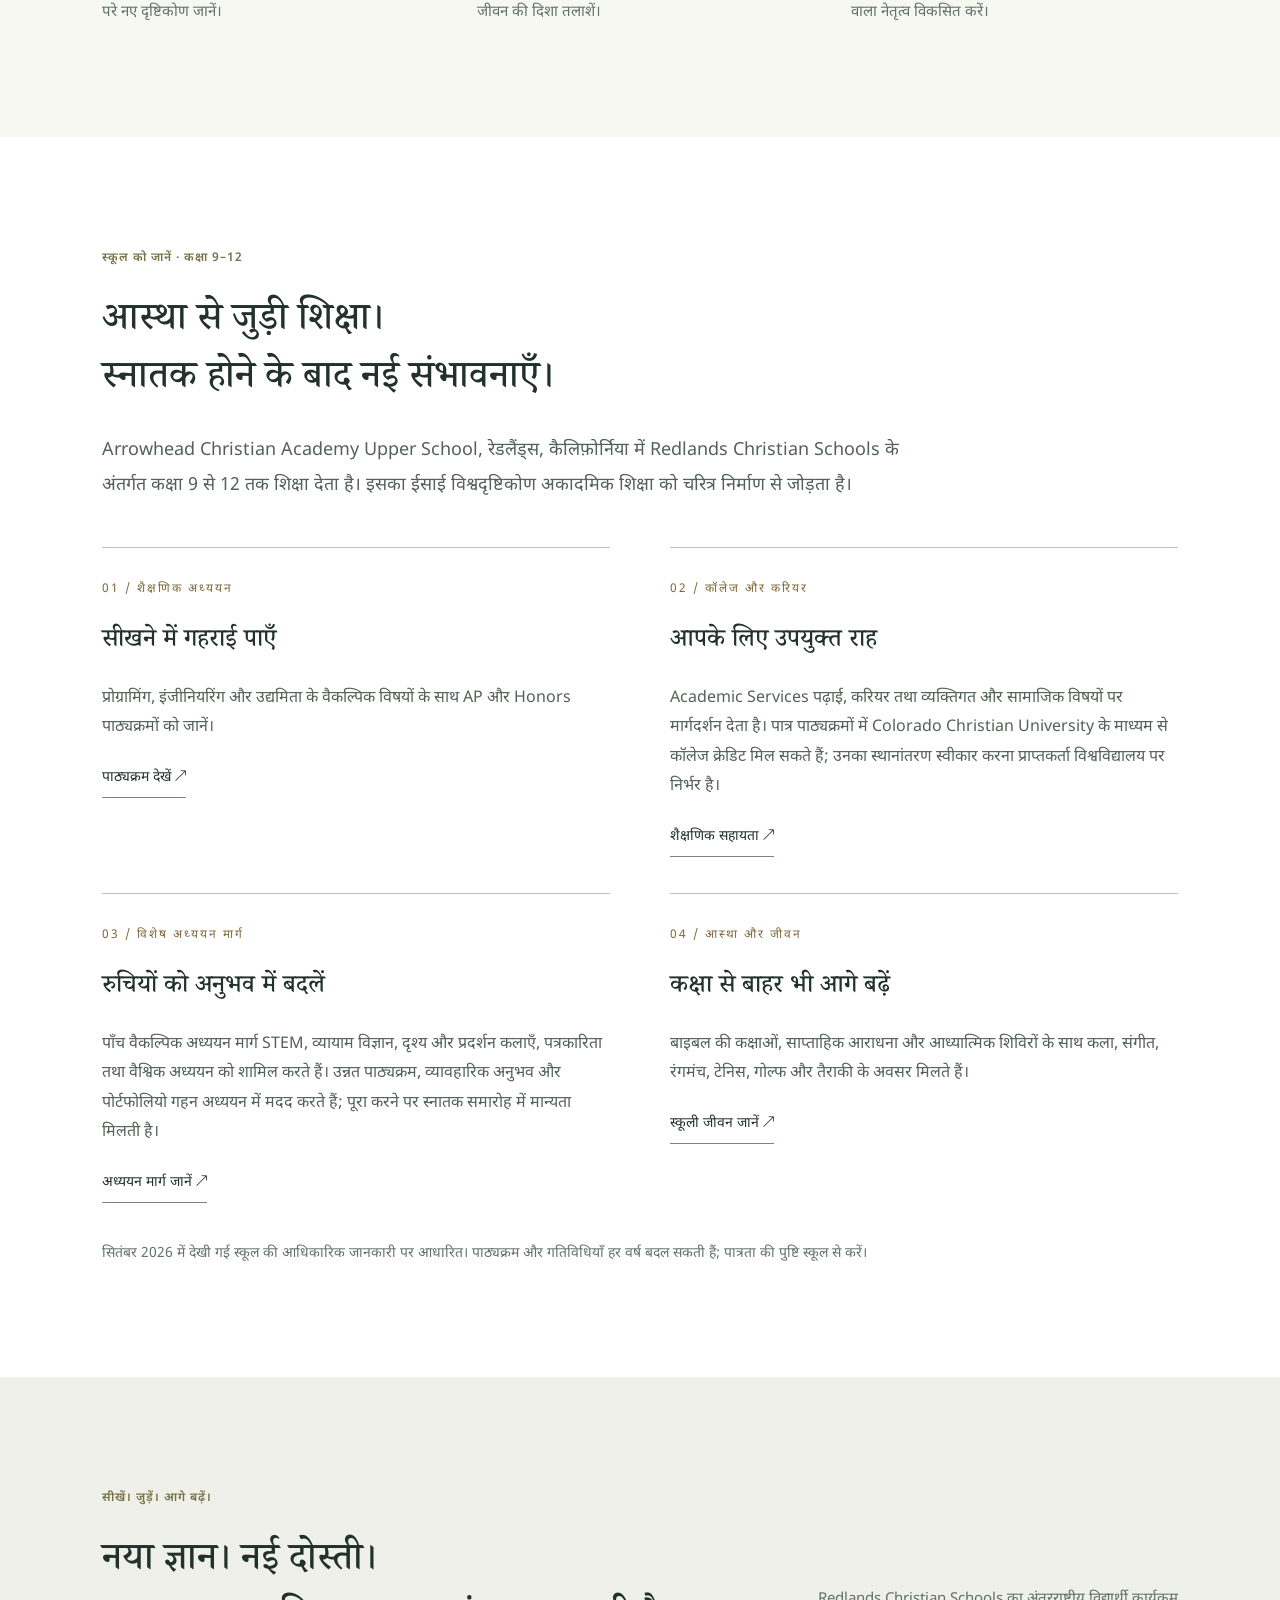
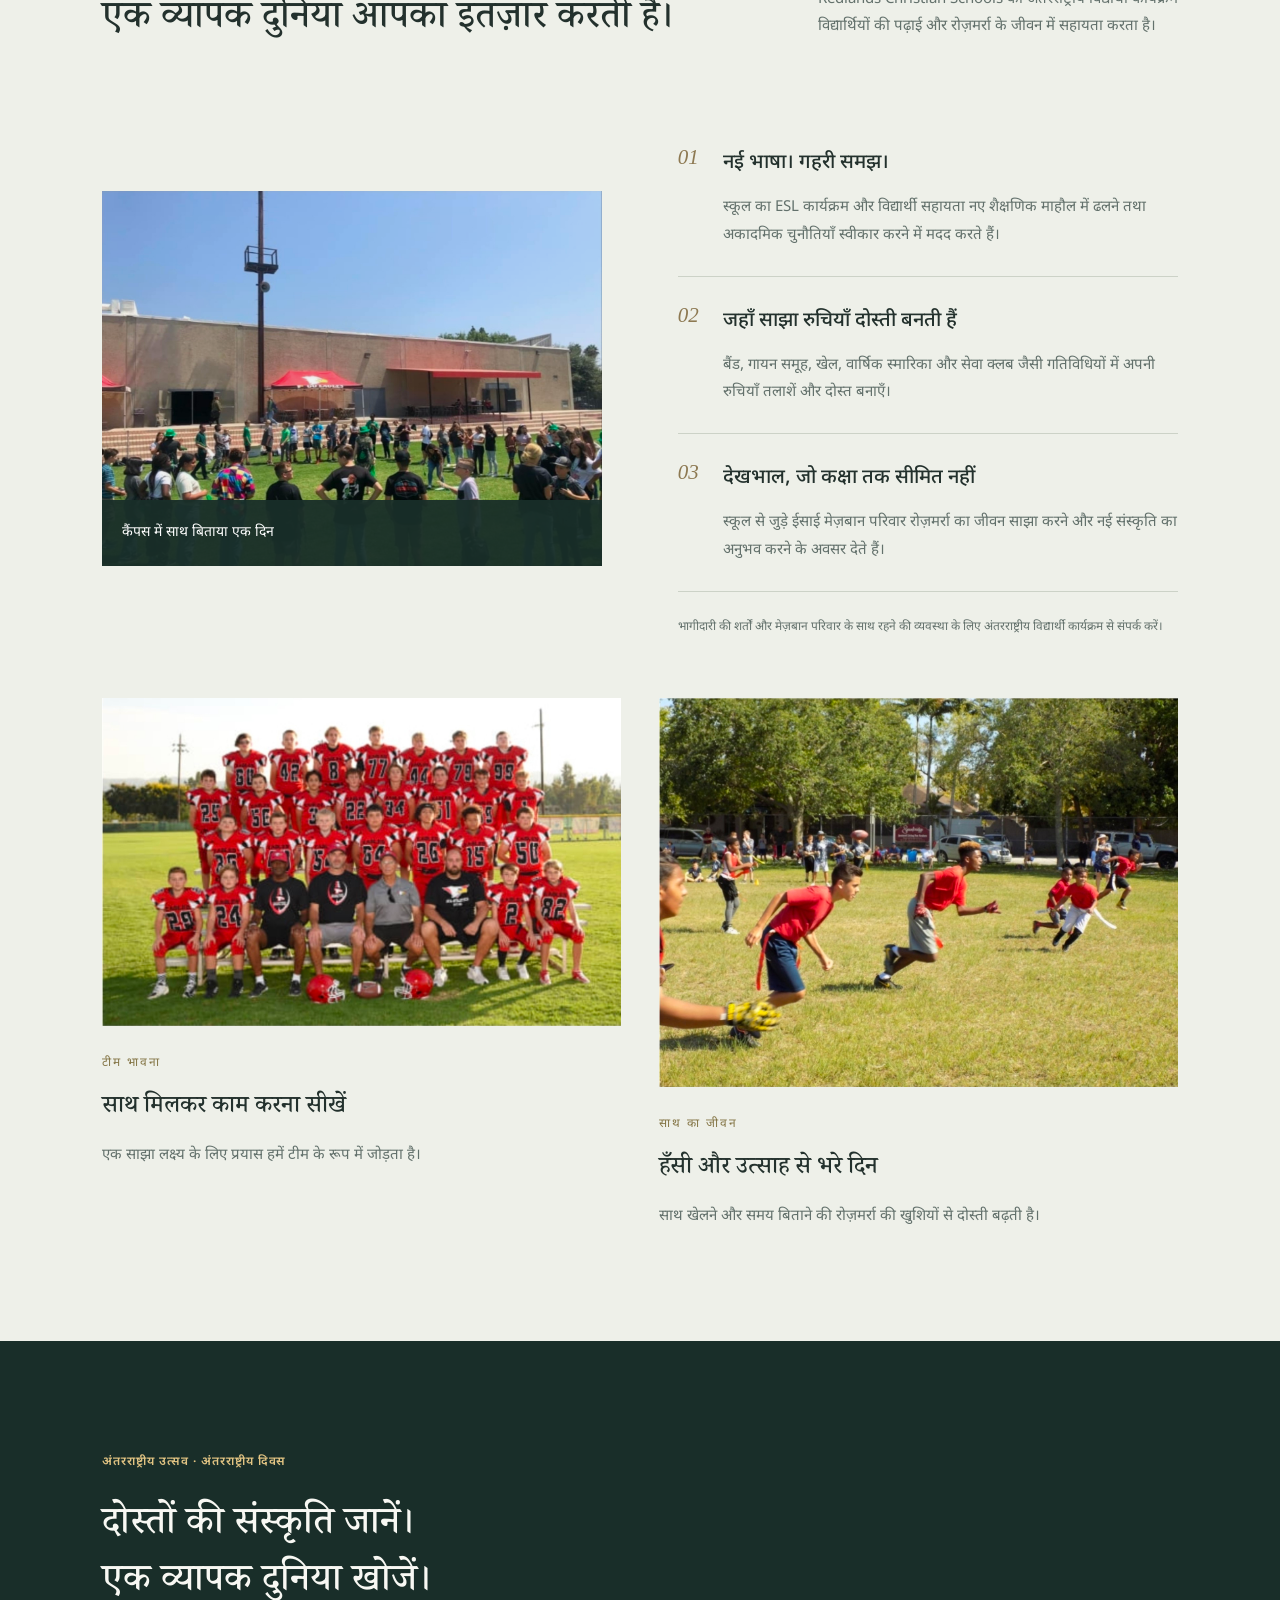
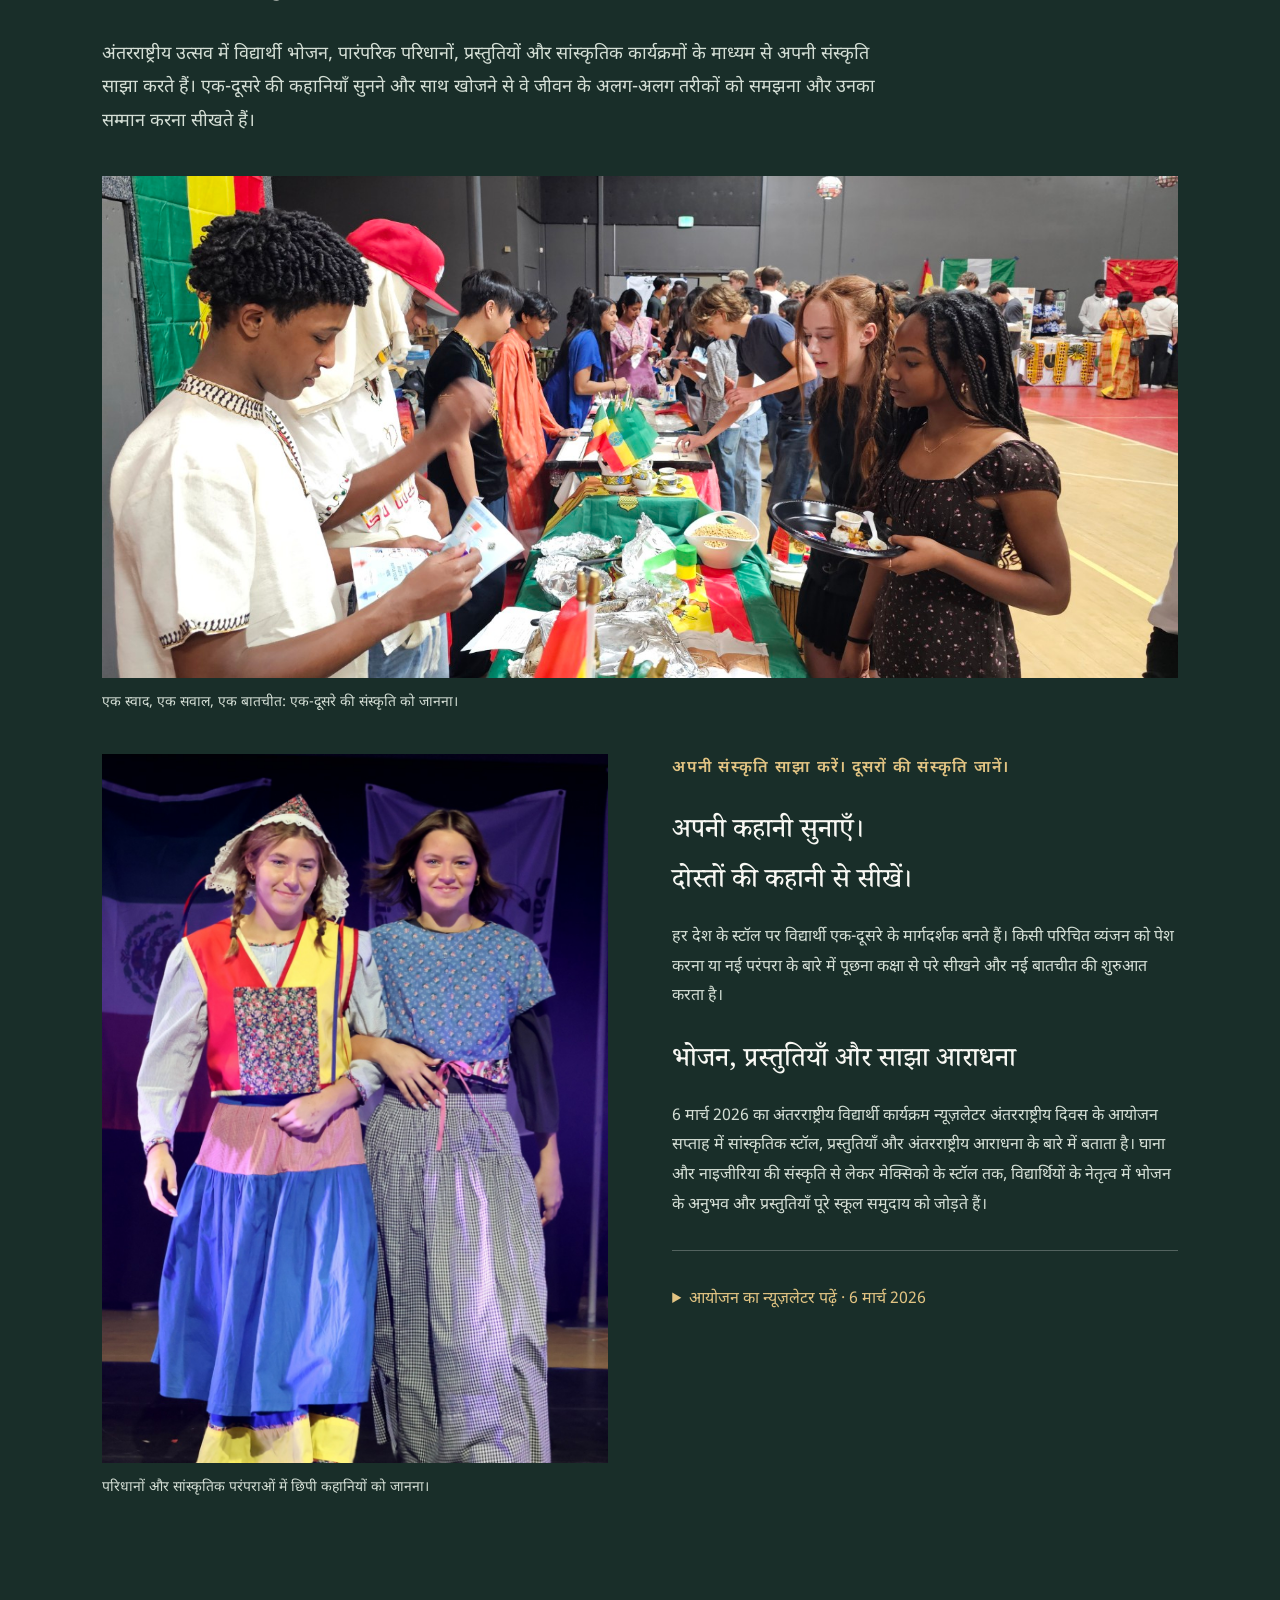
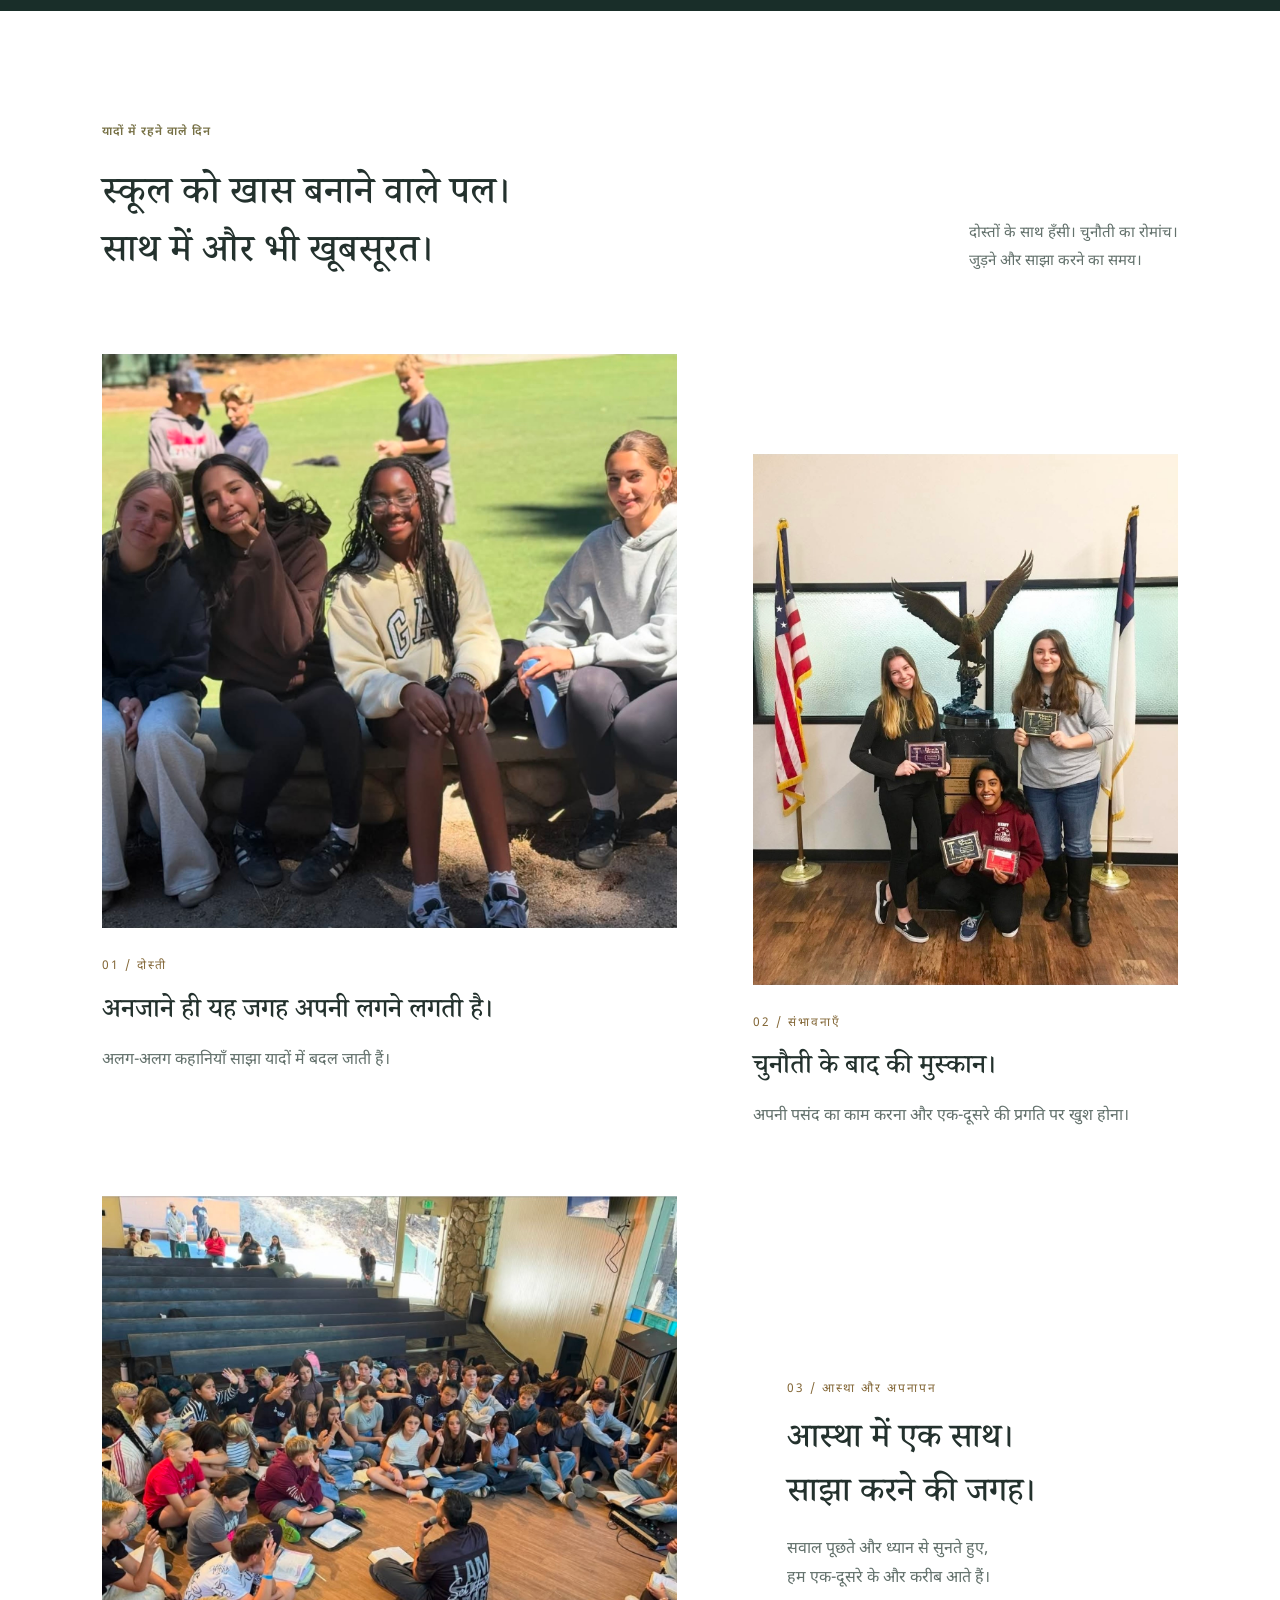
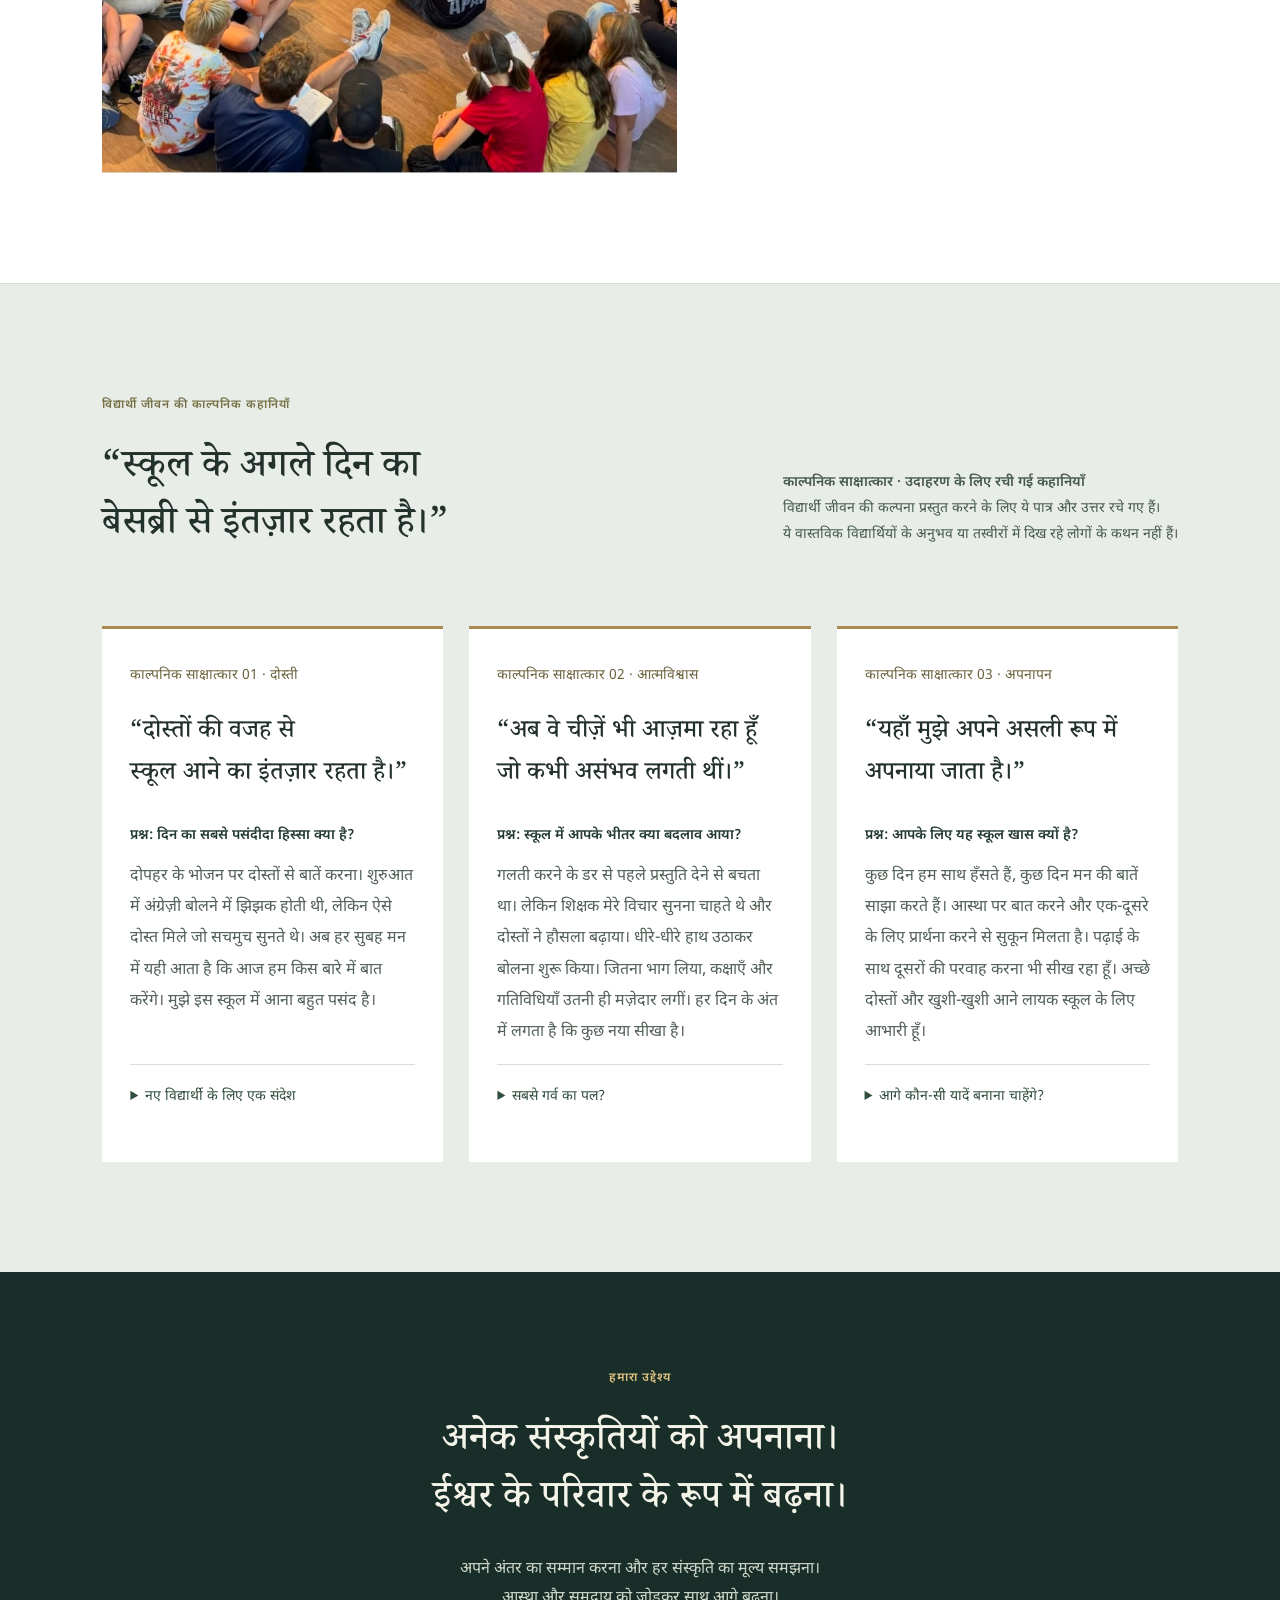
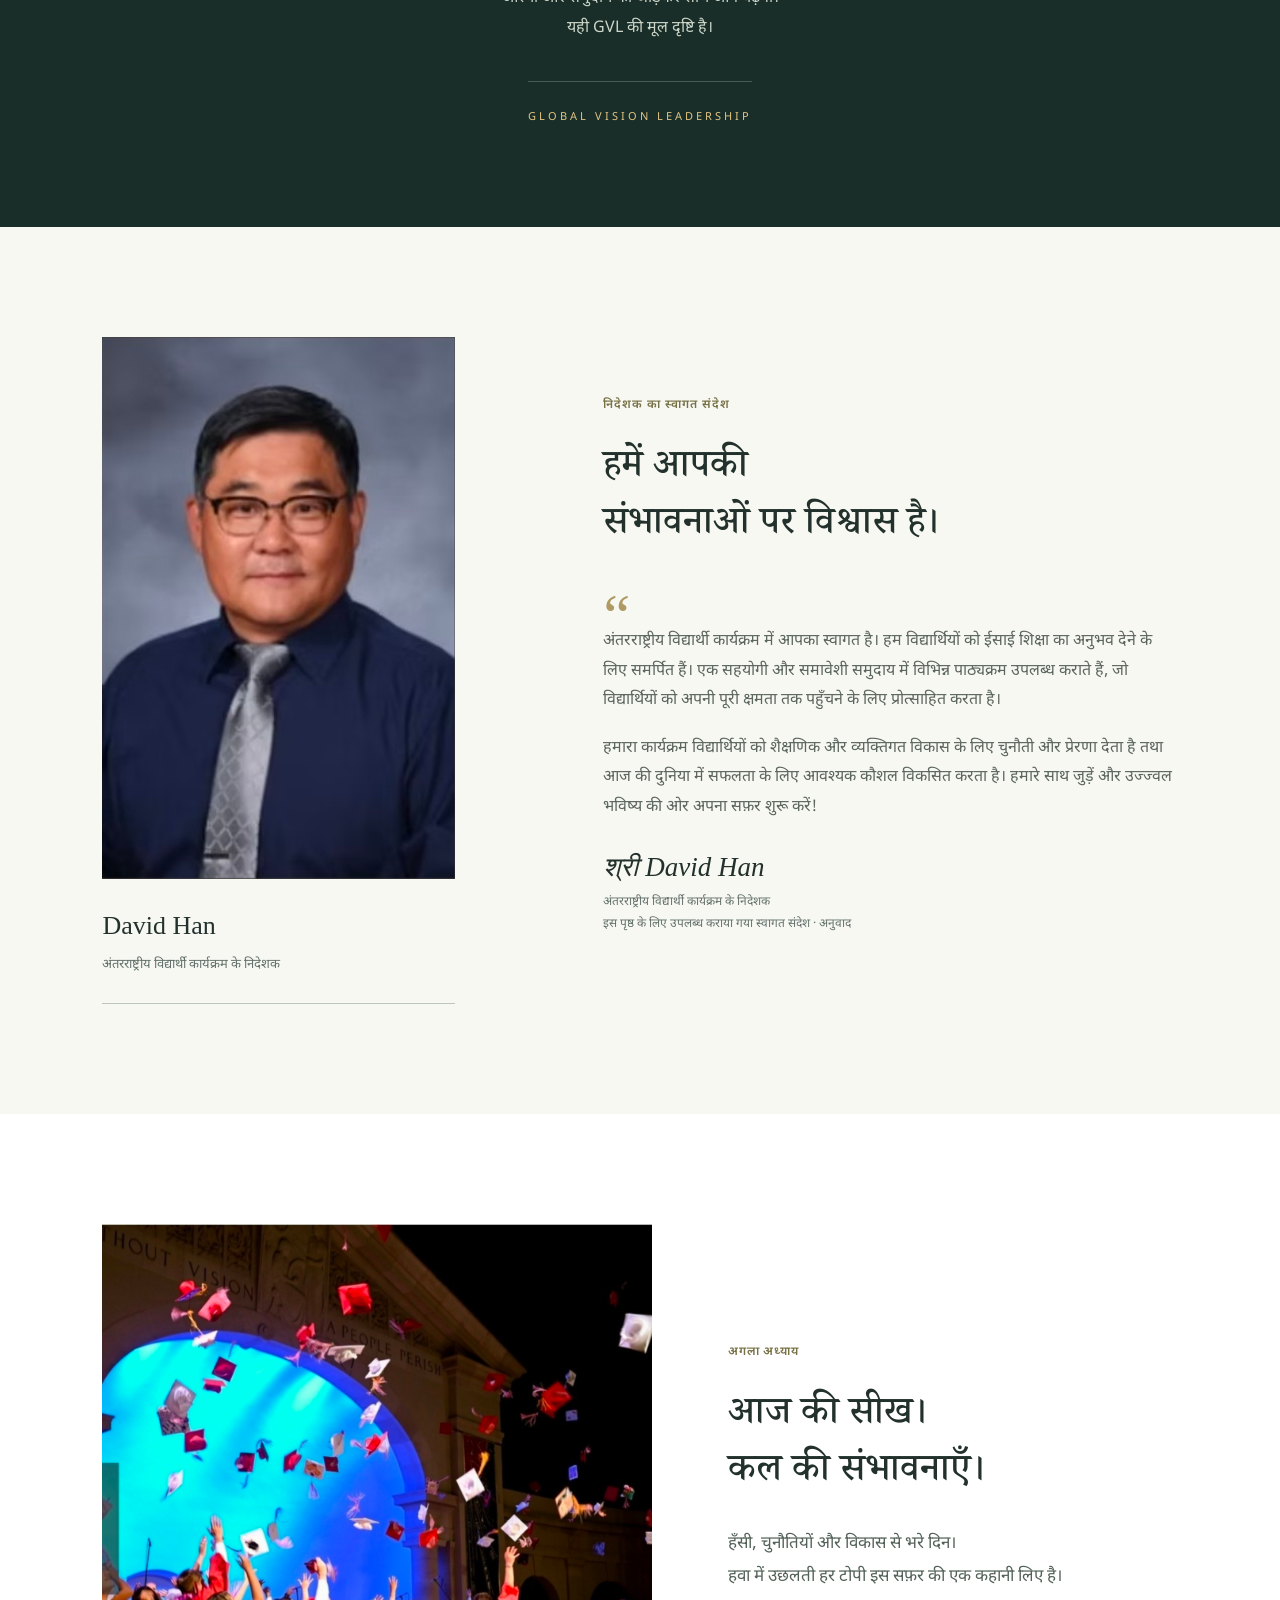
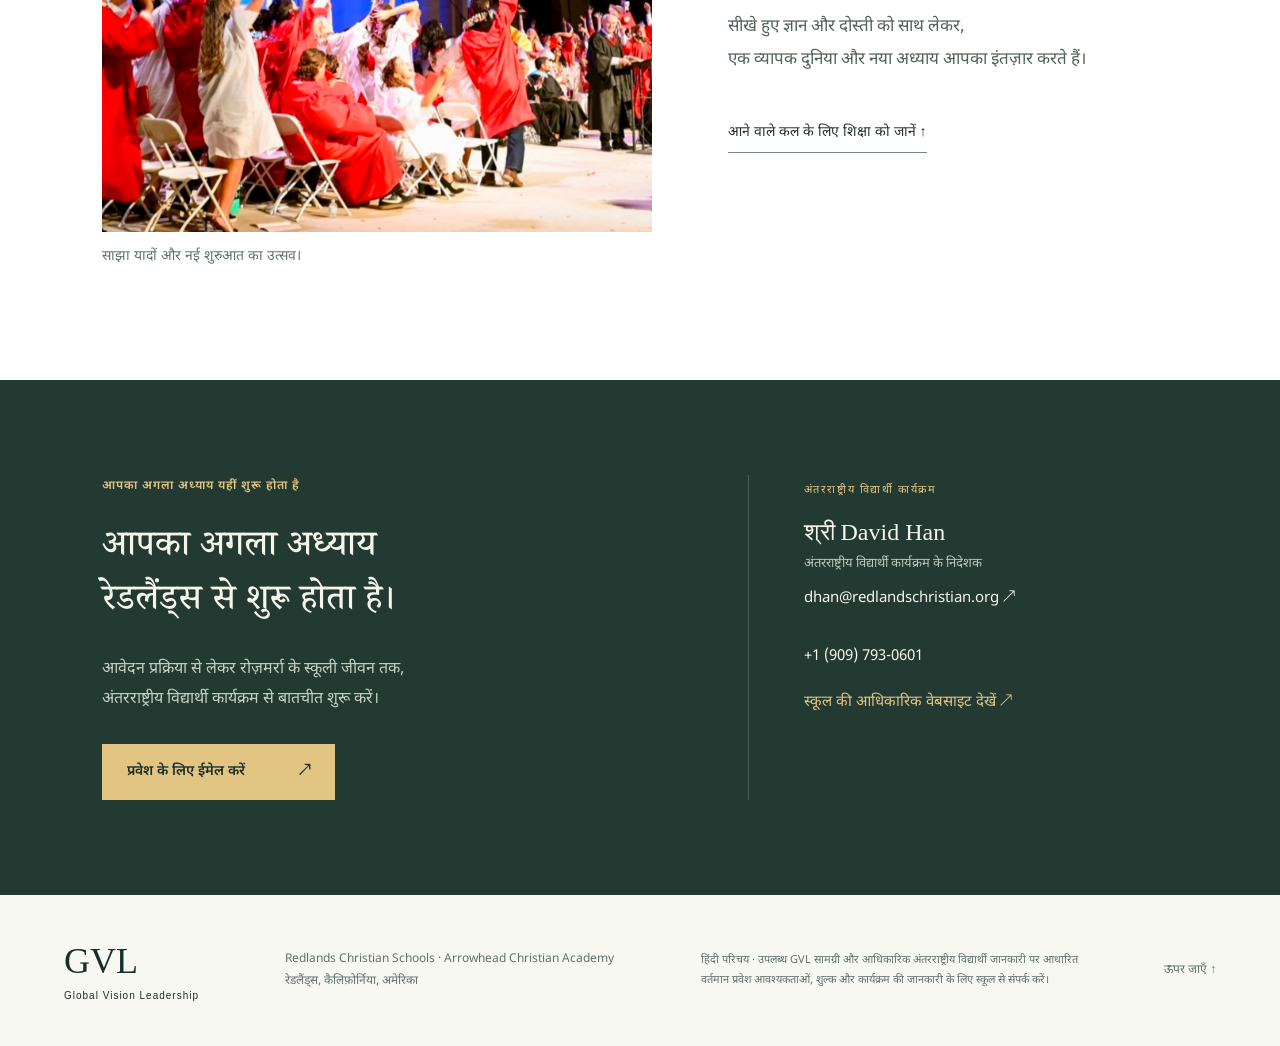
<file: hi.html>
<!doctype html>
<html lang="hi"><head><meta charset="utf-8"><meta name="viewport" content="width=device-width,initial-scale=1"><meta name="theme-color" content="#192e29"><meta name="description" content="Redlands Christian Schools के GVL अंतरराष्ट्रीय समुदाय को जानें, जहाँ आस्था, संस्कृति और शिक्षा हमें जोड़ती हैं।"><title>GVL — सीखने की दुनिया, अपनापन भरी जगह</title><link rel="stylesheet" href="style.css"><link rel="preconnect" href="https://fonts.googleapis.com"><link rel="preconnect" href="https://fonts.gstatic.com" crossorigin><link href="https://fonts.googleapis.com/css2?family=Noto+Sans+Devanagari:wght@400;500;600;700&family=Noto+Serif+Devanagari:wght@400;500;600&display=swap" rel="stylesheet"><style>.school-profile{background:#fff}.school-lead{max-width:820px;font-size:18px;line-height:1.9;color:#536258}.school-grid{display:grid;grid-template-columns:repeat(2,minmax(0,1fr));gap:36px 60px;margin-top:44px}.school-grid article{border-top:1px solid #bac6b9;padding-top:26px}.school-grid article>span{font-size:12px;letter-spacing:2px;color:#806739}.school-grid h3{font-family:'Noto Serif KR',serif;font-size:25px;font-weight:500;margin:17px 0}.school-grid p{font-size:16px;color:#536258}.school-source{font-size:14px;color:#63716c;margin:38px 0 0}.school-profile .text-link{margin-top:0}@media(max-width:620px){.school-grid{grid-template-columns:1fr;gap:28px}.school-lead{font-size:16px}.school-grid h3{font-size:23px}}</style><style>.graduation{display:grid;grid-template-columns:1.1fr .9fr;align-items:center;gap:7%;background:#fff}.graduation figure{margin:0}.graduation img{display:block;width:100%;height:auto}.graduation figcaption{font-size:14px;color:#63716c;margin-top:12px}.graduation-copy>p:not(.eyebrow){color:#536258;font-size:17px;line-height:1.95}.graduation .text-link{margin-top:20px}@media(max-width:620px){.graduation{grid-template-columns:1fr;gap:32px}.graduation-copy>p:not(.eyebrow){font-size:16px}}</style><style>.festival{background:#192e29;color:#f8f8f3}.festival .eyebrow{color:#e2c483}.festival-intro{max-width:800px;font-size:18px;color:#d4ded5}.festival figure{margin:0}.festival img{display:block;width:100%;height:auto}.festival-wide{margin:38px 0!important}.festival figcaption{font-size:14px;color:#d4ded5;padding-top:12px}.festival-bottom{display:grid;grid-template-columns:1fr 1fr;gap:6%;align-items:start}.festival-bottom h3{font-family:'Noto Serif KR',serif;font-size:27px;font-weight:500;margin:26px 0 14px}.festival-bottom p{color:#d4ded5;font-size:16px}.festival-news{margin-top:30px;border-top:1px solid #ffffff40;padding-top:24px}.festival-news summary{cursor:pointer;font-size:16px;padding:10px 0;color:#e2c483}.festival-news img{margin-top:18px}.festival a:focus-visible,.festival summary:focus-visible{outline:3px solid #e2c483;outline-offset:5px}@media(max-width:620px){.festival-bottom{grid-template-columns:1fr;gap:30px}.festival-intro{font-size:16px}.festival-bottom h3{font-size:24px}}</style><style>html[lang="hi"] body{font-family:'Noto Sans Devanagari',sans-serif;word-break:normal;overflow-wrap:break-word}html[lang="hi"] h1,html[lang="hi"] h2,.value h3,.student-gallery h3,.moments-grid h3,.story-card h3,.school-grid h3,.festival-bottom h3{font-family:'Noto Serif Devanagari',serif;letter-spacing:0}h1{line-height:1.4}h2{line-height:1.5}.eyebrow{letter-spacing:.08em}.hero{height:auto;min-height:720px;max-height:none}.hero-content{padding-bottom:150px}.hero-copy{max-width:760px}.hero-bottom{gap:25px}.hero-bottom span{flex:1}.hero-bottom span:last-child{text-align:right}.value p{max-width:none}@media(max-width:620px){.hero{min-height:710px}.hero h1{font-size:34px;letter-spacing:0;line-height:1.5}.hero-content{padding-top:68px;padding-bottom:120px}.hero-copy br{display:none}.value{display:block}.photo-caption{position:static}.brand>span{display:none}}</style><style>
.language-picker{position:relative;margin-left:20px;flex-shrink:0;font-size:14px;line-height:1.5}
.language-picker summary{cursor:pointer;min-height:44px;display:flex;align-items:center;gap:12px;padding:10px 14px;border:1px solid #bac4bb;border-radius:3px;list-style:none;white-space:nowrap}
.language-picker summary::-webkit-details-marker{display:none}.language-picker summary:after{content:"▾";font-size:12px}
.language-picker summary:focus-visible,.language-picker a:focus-visible{outline:3px solid #977036;outline-offset:3px}
.language-options{position:absolute;right:0;top:calc(100% + 8px);width:185px;background:#f8f8f3;border:1px solid #bac4bb;box-shadow:0 12px 30px #192e2920;padding:8px;z-index:30}
.language-options a{display:flex;align-items:center;min-height:44px;padding:10px 12px;border-radius:2px;line-height:1.5}
.language-options a:hover,.language-options a[aria-current]{background:#e5eadd;color:#192e29}.language-options a[aria-current]{font-weight:700}
@media(max-width:620px){.language-picker{margin:0 14px 0 8px;font-size:13px}.language-picker summary{padding:9px 11px}.language-options{right:0}}
</style><link rel="alternate" hreflang="ko" href="https://gvl-redlands.vercel.app/ko.html"><link rel="alternate" hreflang="en" href="https://gvl-redlands.vercel.app/"><link rel="alternate" hreflang="zh-CN" href="https://gvl-redlands.vercel.app/zh.html"><link rel="alternate" hreflang="vi" href="https://gvl-redlands.vercel.app/vi.html"><link rel="alternate" hreflang="hi" href="https://gvl-redlands.vercel.app/hi.html"><link rel="alternate" hreflang="ja" href="https://gvl-redlands.vercel.app/ja.html"><link rel="alternate" hreflang="x-default" href="https://gvl-redlands.vercel.app/"></head>
<body><a class="skip" href="#main">मुख्य सामग्री पर जाएँ</a><header><a class="brand" href="#" aria-label="GVL मुख्य पृष्ठ"><b>GVL<span>✦</span></b><span>GLOBAL VISION LEADERSHIP<br><small>REDLANDS CHRISTIAN SCHOOLS</small></span></a><nav aria-label="मुख्य नेविगेशन"><a href="#about">GVL के बारे में</a><a href="#life">विद्यार्थी जीवन</a><a href="#stories">विद्यार्थियों की कहानियाँ</a><a href="#welcome">स्वागत</a><a class="nav-cta" href="#contact">प्रवेश ↗</a></nav><details class="language-picker"><summary aria-label="भाषा चुनें">हिन्दी</summary><div class="language-options"><a href="ko.html" lang="ko" hreflang="ko">한국어</a><a href="index.html" lang="en" hreflang="en">English</a><a href="zh.html" lang="zh-CN" hreflang="zh-CN">中文（简体）</a><a href="vi.html" lang="vi" hreflang="vi">Tiếng Việt</a><a href="hi.html" lang="hi" hreflang="hi" aria-current="page">हिन्दी</a><a href="ja.html" lang="ja" hreflang="ja">日本語</a></div></details><button class="menu" aria-label="मेन्यू खोलें" aria-expanded="false">☰</button></header>
<main id="main"><section class="hero"><div class="hero-image" role="img" aria-label="Redlands Christian Schools में विद्यार्थी जीवन"></div><div class="hero-shade"></div><div class="hero-content"><p class="eyebrow light">रेडलैंड्स, कैलिफ़ोर्निया · अंतरराष्ट्रीय समुदाय</p><h1>दुनिया को जानें।<br>खुद को निखारें।</h1><p class="hero-copy">जहाँ अलग-अलग संस्कृतियाँ दोस्ती बन जाती हैं,<br>और आस्था से जुड़ी शिक्षा नई संभावनाएँ खोलती है।<br>रेडलैंड्स में GVL के साथ अपनी कहानी शुरू करें।</p><a class="button gold" href="#about">GVL को जानें <span>↓</span></a></div><div class="hero-bottom"><span>Global Vision Leadership</span><span>आस्था से जुड़े। दुनिया की ओर बढ़ते हुए।</span><span>01 — हमारा समुदाय</span></div></section>
<section id="about" class="intro section"><div><p class="eyebrow">अपनापन भरी जगह</p><h2>अनेक संस्कृतियाँ।<br>एक समुदाय।</h2></div><div class="intro-text"><p class="lead">एक नए देश में नई शुरुआत।<br>एक सफ़र, जो हम साथ तय करते हैं।</p><p>GVL (Global Vision Leadership), Arrowhead Christian Academy से जुड़ा समुदाय है। यह Redlands Christian Schools का हाई स्कूल है। अलग-अलग पृष्ठभूमियों के विद्यार्थी अपनी संस्कृतियाँ साझा करते हैं और ईसाई आस्था में साथ आगे बढ़ते हैं।</p><p>विविधता का सम्मान, एक-दूसरे को समझने की इच्छा और सकारात्मक बदलाव लाने का साहस: GVL इन मूल्यों को संजोता है।</p><a class="text-link" href="https://www.acarcsinternational.com/" target="_blank" rel="noopener">अंतरराष्ट्रीय विद्यार्थी कार्यक्रम की आधिकारिक जानकारी ↗</a></div></section>
<section class="values"><div class="value"><span class="number">01 / वैश्विक दृष्टि</span><h3>नए नज़रिए अपनाएँ।<br>अपनी दुनिया का विस्तार करें।</h3><p>विभिन्न संस्कृतियों और विचारों का सम्मान करते हुए कक्षा से परे नए दृष्टिकोण जानें।</p></div><div class="value"><span class="number">02 / दृष्टि</span><h3>आस्था से मज़बूत जुड़ाव।<br>भविष्य की ओर कदम।</h3><p>ईसाई समुदाय में अपनी क्षमताएँ पहचानें और पढ़ाई तथा जीवन की दिशा तलाशें।</p></div><div class="value"><span class="number">03 / नेतृत्व</span><h3>साथ आगे बढ़ें।<br>बदलाव लाएँ।</h3><p>रोज़मर्रा की दयालुता और सहयोग से दूसरों की सेवा करने वाला नेतृत्व विकसित करें।</p></div></section>
<section id="school" class="section school-profile" aria-labelledby="school-title"><p class="eyebrow">स्कूल को जानें · कक्षा 9–12</p><h2 id="school-title">आस्था से जुड़ी शिक्षा।<br>स्नातक होने के बाद नई संभावनाएँ।</h2><p class="school-lead">Arrowhead Christian Academy Upper School, रेडलैंड्स, कैलिफ़ोर्निया में Redlands Christian Schools के अंतर्गत कक्षा 9 से 12 तक शिक्षा देता है। इसका ईसाई विश्वदृष्टिकोण अकादमिक शिक्षा को चरित्र निर्माण से जोड़ता है।</p><div class="school-grid"><article><span>01 / शैक्षणिक अध्ययन</span><h3>सीखने में गहराई पाएँ</h3><p>प्रोग्रामिंग, इंजीनियरिंग और उद्यमिता के वैकल्पिक विषयों के साथ AP और Honors पाठ्यक्रमों को जानें।</p><a class="text-link" href="https://www.redlandschristian.org/aca-upper-school/upper-school-overview" target="_blank" rel="noopener">पाठ्यक्रम देखें ↗</a></article><article><span>02 / कॉलेज और करियर</span><h3>आपके लिए उपयुक्त राह</h3><p>Academic Services पढ़ाई, करियर तथा व्यक्तिगत और सामाजिक विषयों पर मार्गदर्शन देता है। पात्र पाठ्यक्रमों में Colorado Christian University के माध्यम से कॉलेज क्रेडिट मिल सकते हैं; उनका स्थानांतरण स्वीकार करना प्राप्तकर्ता विश्वविद्यालय पर निर्भर है।</p><a class="text-link" href="https://www.redlandschristian.org/aca-upper-school/academic-services" target="_blank" rel="noopener">शैक्षणिक सहायता ↗</a></article><article><span>03 / विशेष अध्ययन मार्ग</span><h3>रुचियों को अनुभव में बदलें</h3><p>पाँच वैकल्पिक अध्ययन मार्ग STEM, व्यायाम विज्ञान, दृश्य और प्रदर्शन कलाएँ, पत्रकारिता तथा वैश्विक अध्ययन को शामिल करते हैं। उन्नत पाठ्यक्रम, व्यावहारिक अनुभव और पोर्टफोलियो गहन अध्ययन में मदद करते हैं; पूरा करने पर स्नातक समारोह में मान्यता मिलती है।</p><a class="text-link" href="https://www.redlandschristian.org/aca-upper-school/aca-distinctives" target="_blank" rel="noopener">अध्ययन मार्ग जानें ↗</a></article><article><span>04 / आस्था और जीवन</span><h3>कक्षा से बाहर भी आगे बढ़ें</h3><p>बाइबल की कक्षाओं, साप्ताहिक आराधना और आध्यात्मिक शिविरों के साथ कला, संगीत, रंगमंच, टेनिस, गोल्फ और तैराकी के अवसर मिलते हैं।</p><a class="text-link" href="https://www.redlandschristian.org/aca-upper-school/upper-school-overview" target="_blank" rel="noopener">स्कूली जीवन जानें ↗</a></article></div><p class="school-source">सितंबर 2026 में देखी गई स्कूल की आधिकारिक जानकारी पर आधारित। पाठ्यक्रम और गतिविधियाँ हर वर्ष बदल सकती हैं; पात्रता की पुष्टि स्कूल से करें।</p></section>
<section id="life" class="section life"><div class="section-top"><div><p class="eyebrow">सीखें। जुड़ें। आगे बढ़ें।</p><h2>नया ज्ञान। नई दोस्ती।<br>एक व्यापक दुनिया आपका इंतज़ार करती है।</h2></div><p>Redlands Christian Schools का अंतरराष्ट्रीय विद्यार्थी कार्यक्रम<br>विद्यार्थियों की पढ़ाई और रोज़मर्रा के जीवन में सहायता करता है।</p></div><div class="life-layout"><figure class="life-photo"><img src="assets/campus-community.jpg" alt="कैंपस के लॉन में इकट्ठे विद्यार्थी" loading="lazy"><figcaption class="photo-caption">कैंपस में साथ बिताया एक दिन</figcaption></figure><div class="life-list"><article><span>01</span><div><h3>नई भाषा। गहरी समझ।</h3><p>स्कूल का ESL कार्यक्रम और विद्यार्थी सहायता नए शैक्षणिक माहौल में ढलने तथा अकादमिक चुनौतियाँ स्वीकार करने में मदद करते हैं।</p></div></article><article><span>02</span><div><h3>जहाँ साझा रुचियाँ दोस्ती बनती हैं</h3><p>बैंड, गायन समूह, खेल, वार्षिक स्मारिका और सेवा क्लब जैसी गतिविधियों में अपनी रुचियाँ तलाशें और दोस्त बनाएँ।</p></div></article><article><span>03</span><div><h3>देखभाल, जो कक्षा तक सीमित नहीं</h3><p>स्कूल से जुड़े ईसाई मेज़बान परिवार रोज़मर्रा का जीवन साझा करने और नई संस्कृति का अनुभव करने के अवसर देते हैं।</p></div></article><p class="fine">भागीदारी की शर्तों और मेज़बान परिवार के साथ रहने की व्यवस्था के लिए अंतरराष्ट्रीय विद्यार्थी कार्यक्रम से संपर्क करें।</p></div></div><div class="student-gallery"><figure><a href="assets/football-team.jpg" target="_blank" aria-label="फुटबॉल टीम की तस्वीर देखें"><img src="assets/football-team.jpg" alt="लाल वर्दी पहने फुटबॉल खिलाड़ी और उनके कोच" loading="lazy" width="1536" height="971"></a><figcaption><span>टीम भावना</span><h3>साथ मिलकर काम करना सीखें</h3><p>एक साझा लक्ष्य के लिए प्रयास हमें टीम के रूप में जोड़ता है।</p></figcaption></figure><figure><a href="assets/outdoor-activities.jpg" target="_blank" aria-label="बाहरी गतिविधि की तस्वीर देखें"><img src="assets/outdoor-activities.jpg" alt="लॉन में साथ खेलते विद्यार्थी" loading="lazy" width="1536" height="1152"></a><figcaption><span>साथ का जीवन</span><h3>हँसी और उत्साह से भरे दिन</h3><p>साथ खेलने और समय बिताने की रोज़मर्रा की खुशियों से दोस्ती बढ़ती है।</p></figcaption></figure></div></section>
<section id="festival" class="section festival" aria-labelledby="festival-title"><p class="eyebrow">अंतरराष्ट्रीय उत्सव · अंतरराष्ट्रीय दिवस</p><h2 id="festival-title">दोस्तों की संस्कृति जानें।<br>एक व्यापक दुनिया खोजें।</h2><p class="festival-intro">अंतरराष्ट्रीय उत्सव में विद्यार्थी भोजन, पारंपरिक परिधानों, प्रस्तुतियों और सांस्कृतिक कार्यक्रमों के माध्यम से अपनी संस्कृति साझा करते हैं। एक-दूसरे की कहानियाँ सुनने और साथ खोजने से वे जीवन के अलग-अलग तरीकों को समझना और उनका सम्मान करना सीखते हैं।</p><figure class="festival-wide"><a href="assets/festival-booths.jpg" target="_blank" rel="noopener" aria-label="अंतरराष्ट्रीय सांस्कृतिक स्टॉल देखें"><img src="assets/festival-booths.jpg" alt="विभिन्न देशों के झंडों से सजे स्टॉल पर भोजन और बातचीत साझा करते विद्यार्थी" loading="lazy"></a><figcaption>एक स्वाद, एक सवाल, एक बातचीत: एक-दूसरे की संस्कृति को जानना।</figcaption></figure><div class="festival-bottom"><figure><a href="assets/festival-cultures.jpg" target="_blank" rel="noopener" aria-label="सांस्कृतिक उत्सव की तस्वीर देखें"><img src="assets/festival-cultures.jpg" alt="सांस्कृतिक उत्सव में रंगीन परिधान पहने दो विद्यार्थी" loading="lazy"></a><figcaption>परिधानों और सांस्कृतिक परंपराओं में छिपी कहानियों को जानना।</figcaption></figure><div><p class="eyebrow">अपनी संस्कृति साझा करें। दूसरों की संस्कृति जानें।</p><h3>अपनी कहानी सुनाएँ।<br>दोस्तों की कहानी से सीखें।</h3><p>हर देश के स्टॉल पर विद्यार्थी एक-दूसरे के मार्गदर्शक बनते हैं। किसी परिचित व्यंजन को पेश करना या नई परंपरा के बारे में पूछना कक्षा से परे सीखने और नई बातचीत की शुरुआत करता है।</p><h3>भोजन, प्रस्तुतियाँ और साझा आराधना</h3><p>6 मार्च 2026 का अंतरराष्ट्रीय विद्यार्थी कार्यक्रम न्यूज़लेटर अंतरराष्ट्रीय दिवस के आयोजन सप्ताह में सांस्कृतिक स्टॉल, प्रस्तुतियाँ और अंतरराष्ट्रीय आराधना के बारे में बताता है। घाना और नाइजीरिया की संस्कृति से लेकर मेक्सिको के स्टॉल तक, विद्यार्थियों के नेतृत्व में भोजन के अनुभव और प्रस्तुतियाँ पूरे स्कूल समुदाय को जोड़ते हैं।</p><details class="festival-news"><summary>आयोजन का न्यूज़लेटर पढ़ें · 6 मार्च 2026</summary><a href="assets/festival-newsletter.jpg" target="_blank" rel="noopener" aria-label="न्यूज़लेटर का पूरा चित्र खोलें"><img src="assets/festival-newsletter.jpg" alt="6 मार्च 2026 का अंतरराष्ट्रीय विद्यार्थी कार्यक्रम न्यूज़लेटर: सांस्कृतिक स्टॉल, अंतरराष्ट्रीय आराधना और मेक्सिको की प्रस्तुति" loading="lazy"></a><p>न्यूज़लेटर को पूरे आकार में देखने के लिए चित्र चुनें।</p></details></div></div></section>
<section class="section moments" aria-labelledby="moments-title"><div class="section-top"><div><p class="eyebrow">यादों में रहने वाले दिन</p><h2 id="moments-title">स्कूल को खास बनाने वाले पल।<br>साथ में और भी खूबसूरत।</h2></div><p>दोस्तों के साथ हँसी। चुनौती का रोमांच।<br>जुड़ने और साझा करने का समय।</p></div><div class="moments-grid"><figure class="moment-friends"><a href="assets/student-friendships.jpg" target="_blank" rel="noopener" aria-label="दोस्ती की तस्वीर देखें"><img src="assets/student-friendships.jpg" alt="धूप वाले लॉन के पास साथ बैठे विद्यार्थी" loading="lazy" width="1536" height="1536"></a><figcaption><span>01 / दोस्ती</span><h3>अनजाने ही यह जगह अपनी लगने लगती है।</h3><p>अलग-अलग कहानियाँ साझा यादों में बदल जाती हैं।</p></figcaption></figure><figure class="moment-achieve"><a href="assets/student-achievements.jpg" target="_blank" rel="noopener" aria-label="विद्यार्थियों की उपलब्धि की तस्वीर देखें"><img src="assets/student-achievements.jpg" alt="गरुड़ की मूर्ति के सामने पुरस्कार लिए तीन विद्यार्थी" loading="lazy" width="1229" height="1536"></a><figcaption><span>02 / संभावनाएँ</span><h3>चुनौती के बाद की मुस्कान।</h3><p>अपनी पसंद का काम करना और एक-दूसरे की प्रगति पर खुश होना।</p></figcaption></figure><figure class="moment-faith"><a href="assets/faith-community.jpeg" target="_blank" rel="noopener" aria-label="सामुदायिक सभा की तस्वीर देखें"><img src="assets/faith-community.jpeg" alt="खुली किताबों के साथ घेरे में बैठे विद्यार्थी और मार्गदर्शक" loading="lazy" width="1532" height="1536"></a><figcaption><span>03 / आस्था और अपनापन</span><h3>आस्था में एक साथ।<br>साझा करने की जगह।</h3><p>सवाल पूछते और ध्यान से सुनते हुए,<br>हम एक-दूसरे के और करीब आते हैं।</p></figcaption></figure></div></section>
<section id="stories" class="section stories" aria-labelledby="stories-title"><div class="section-top"><div><p class="eyebrow">विद्यार्थी जीवन की काल्पनिक कहानियाँ</p><h2 id="stories-title">“स्कूल के अगले दिन का<br>बेसब्री से इंतज़ार रहता है।”</h2></div><p class="fiction-note"><strong>काल्पनिक साक्षात्कार · उदाहरण के लिए रची गई कहानियाँ</strong><br>विद्यार्थी जीवन की कल्पना प्रस्तुत करने के लिए ये पात्र और उत्तर रचे गए हैं।<br>ये वास्तविक विद्यार्थियों के अनुभव या तस्वीरों में दिख रहे लोगों के कथन नहीं हैं।</p></div><div class="story-grid"><article class="story-card"><span class="story-label">काल्पनिक साक्षात्कार 01 · दोस्ती</span><h3>“दोस्तों की वजह से<br>स्कूल आने का इंतज़ार रहता है।”</h3><p class="story-question">प्रश्न: दिन का सबसे पसंदीदा हिस्सा क्या है?</p><p>दोपहर के भोजन पर दोस्तों से बातें करना। शुरुआत में अंग्रेज़ी बोलने में झिझक होती थी, लेकिन ऐसे दोस्त मिले जो सचमुच सुनते थे। अब हर सुबह मन में यही आता है कि आज हम किस बारे में बात करेंगे। मुझे इस स्कूल में आना बहुत पसंद है।</p><details><summary>नए विद्यार्थी के लिए एक संदेश</summary><p>पहले दिन से बिल्कुल सही बोलना ज़रूरी नहीं। एक मुस्कान और साधारण-से नमस्ते से शुरुआत करें। मेरे लिए वही छोटा-सा अभिवादन एक दोस्ती की शुरुआत बना!</p></details></article><article class="story-card"><span class="story-label">काल्पनिक साक्षात्कार 02 · आत्मविश्वास</span><h3>“अब वे चीज़ें भी आज़मा रहा हूँ<br>जो कभी असंभव लगती थीं।”</h3><p class="story-question">प्रश्न: स्कूल में आपके भीतर क्या बदलाव आया?</p><p>गलती करने के डर से पहले प्रस्तुति देने से बचता था। लेकिन शिक्षक मेरे विचार सुनना चाहते थे और दोस्तों ने हौसला बढ़ाया। धीरे-धीरे हाथ उठाकर बोलना शुरू किया। जितना भाग लिया, कक्षाएँ और गतिविधियाँ उतनी ही मज़ेदार लगीं। हर दिन के अंत में लगता है कि कुछ नया सीखा है।</p><details><summary>सबसे गर्व का पल?</summary><p>एक प्रस्तुति के बाद दोस्तों के साथ हँसना और बातें करना। सब कुछ बिल्कुल सही नहीं था, पर एक कदम आगे बढ़ने की खुशी बहुत थी।</p></details></article><article class="story-card"><span class="story-label">काल्पनिक साक्षात्कार 03 · अपनापन</span><h3>“यहाँ मुझे अपने असली रूप में<br>अपनाया जाता है।”</h3><p class="story-question">प्रश्न: आपके लिए यह स्कूल खास क्यों है?</p><p>कुछ दिन हम साथ हँसते हैं, कुछ दिन मन की बातें साझा करते हैं। आस्था पर बात करने और एक-दूसरे के लिए प्रार्थना करने से सुकून मिलता है। पढ़ाई के साथ दूसरों की परवाह करना भी सीख रहा हूँ। अच्छे दोस्तों और खुशी-खुशी आने लायक स्कूल के लिए आभारी हूँ।</p><details><summary>आगे कौन-सी यादें बनाना चाहेंगे?</summary><p>किसी नए विद्यार्थी से बात करके उसे अपने साथ शामिल करना चाहूँगा। जो अपनापन मुझे मिला, वही कोई और भी महसूस कर सके।</p></details></article></div></section>
<section class="mission"><p class="eyebrow light">हमारा उद्देश्य</p><h2>अनेक संस्कृतियों को अपनाना।<br>ईश्वर के परिवार के रूप में बढ़ना।</h2><p>अपने अंतर का सम्मान करना और हर संस्कृति का मूल्य समझना।<br>आस्था और समुदाय को जोड़कर साथ आगे बढ़ना।<br>यही GVL की मूल दृष्टि है।</p><span class="mission-sign">GLOBAL VISION LEADERSHIP</span></section>
<section id="welcome" class="section welcome"><div class="portrait-wrap"><div class="portrait"><img src="assets/director-message.jpg" alt="David Han, अंतरराष्ट्रीय विद्यार्थी कार्यक्रम के निदेशक" loading="lazy"></div><div class="portrait-label"><b>David Han</b><span>अंतरराष्ट्रीय विद्यार्थी कार्यक्रम के निदेशक</span></div></div><div class="welcome-text"><p class="eyebrow">निदेशक का स्वागत संदेश</p><h2>हमें आपकी<br>संभावनाओं पर विश्वास है।</h2><div class="quote-mark">“</div><blockquote><p>अंतरराष्ट्रीय विद्यार्थी कार्यक्रम में आपका स्वागत है। हम विद्यार्थियों को ईसाई शिक्षा का अनुभव देने के लिए समर्पित हैं। एक सहयोगी और समावेशी समुदाय में विभिन्न पाठ्यक्रम उपलब्ध कराते हैं, जो विद्यार्थियों को अपनी पूरी क्षमता तक पहुँचने के लिए प्रोत्साहित करता है।</p><p>हमारा कार्यक्रम विद्यार्थियों को शैक्षणिक और व्यक्तिगत विकास के लिए चुनौती और प्रेरणा देता है तथा आज की दुनिया में सफलता के लिए आवश्यक कौशल विकसित करता है। हमारे साथ जुड़ें और उज्ज्वल भविष्य की ओर अपना सफ़र शुरू करें!</p></blockquote><p class="signature">श्री David Han</p><p class="fine">अंतरराष्ट्रीय विद्यार्थी कार्यक्रम के निदेशक<br>इस पृष्ठ के लिए उपलब्ध कराया गया स्वागत संदेश · अनुवाद</p></div></section>
<section class="section graduation" aria-labelledby="graduation-title"><figure><a href="assets/graduation.jpg" target="_blank" rel="noopener" aria-label="स्नातक समारोह की तस्वीर देखें"><img src="assets/graduation.jpg" alt="लाल और सफ़ेद गाउन पहने विद्यार्थी टोपियाँ उछालकर स्नातक होने का उत्सव मनाते हुए" loading="lazy"></a><figcaption>साझा यादों और नई शुरुआत का उत्सव।</figcaption></figure><div class="graduation-copy"><p class="eyebrow">अगला अध्याय</p><h2 id="graduation-title">आज की सीख।<br>कल की संभावनाएँ।</h2><p>हँसी, चुनौतियों और विकास से भरे दिन।<br>हवा में उछलती हर टोपी इस सफ़र की एक कहानी लिए है।</p><p>सीखे हुए ज्ञान और दोस्ती को साथ लेकर,<br>एक व्यापक दुनिया और नया अध्याय आपका इंतज़ार करते हैं।</p><a class="text-link" href="#school">आने वाले कल के लिए शिक्षा को जानें ↑</a></div></section>
<section id="contact" class="contact"><div><p class="eyebrow light">आपका अगला अध्याय यहीं शुरू होता है</p><h2>आपका अगला अध्याय<br>रेडलैंड्स से शुरू होता है।</h2><p>आवेदन प्रक्रिया से लेकर रोज़मर्रा के स्कूली जीवन तक,<br>अंतरराष्ट्रीय विद्यार्थी कार्यक्रम से बातचीत शुरू करें।</p><a class="button gold" href="mailto:dhan@redlandschristian.org?subject=GVL%20International%20Admissions%20Inquiry">प्रवेश के लिए ईमेल करें <span>↗</span></a></div><div class="contact-details"><div><span>अंतरराष्ट्रीय विद्यार्थी कार्यक्रम</span><h3>श्री David Han</h3><p>अंतरराष्ट्रीय विद्यार्थी कार्यक्रम के निदेशक</p><a href="mailto:dhan@redlandschristian.org">dhan@redlandschristian.org ↗</a></div><a class="phone" href="tel:+19097930601">+1 (909) 793-0601</a><a class="official" href="https://www.acarcsinternational.com/" target="_blank" rel="noopener">स्कूल की आधिकारिक वेबसाइट देखें ↗</a></div></section></main>
<footer><div class="footer-brand">GVL<span>Global Vision Leadership</span></div><p>Redlands Christian Schools · Arrowhead Christian Academy<br>रेडलैंड्स, कैलिफ़ोर्निया, अमेरिका</p><small>हिंदी परिचय · उपलब्ध GVL सामग्री और आधिकारिक अंतरराष्ट्रीय विद्यार्थी जानकारी पर आधारित<br>वर्तमान प्रवेश आवश्यकताओं, शुल्क और कार्यक्रम की जानकारी के लिए स्कूल से संपर्क करें।</small><a href="#">ऊपर जाएँ ↑</a></footer><script>const button=document.querySelector('.menu'); const nav=document.querySelector('nav');button.addEventListener('click',()=>{const open=button.getAttribute('aria-expanded')!=='true';button.setAttribute('aria-expanded',String(open));button.setAttribute('aria-label',open?'मेन्यू बंद करें':'मेन्यू खोलें');nav.classList.toggle('open',open);});nav.querySelectorAll('a').forEach(a=>a.addEventListener('click',()=>{nav.classList.remove('open');button.setAttribute('aria-expanded','false');}));</script></body></html>
</file>
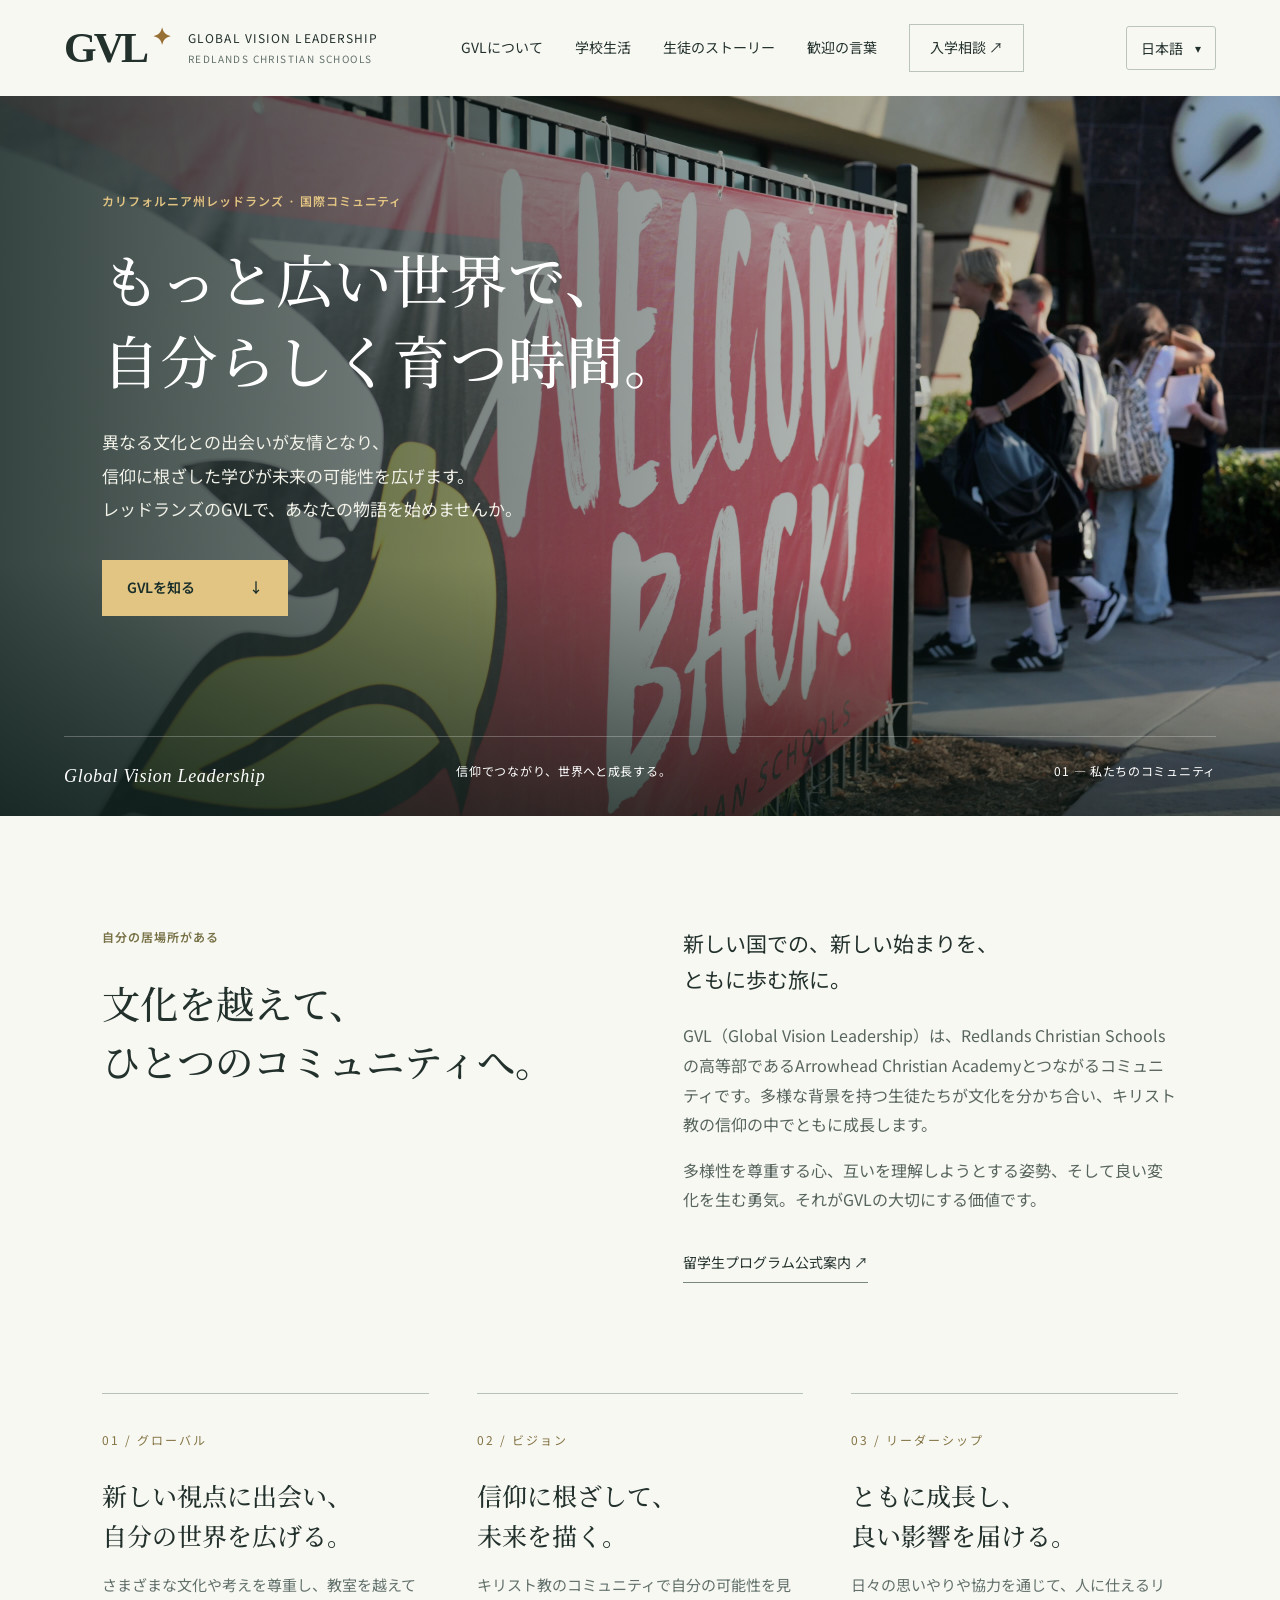
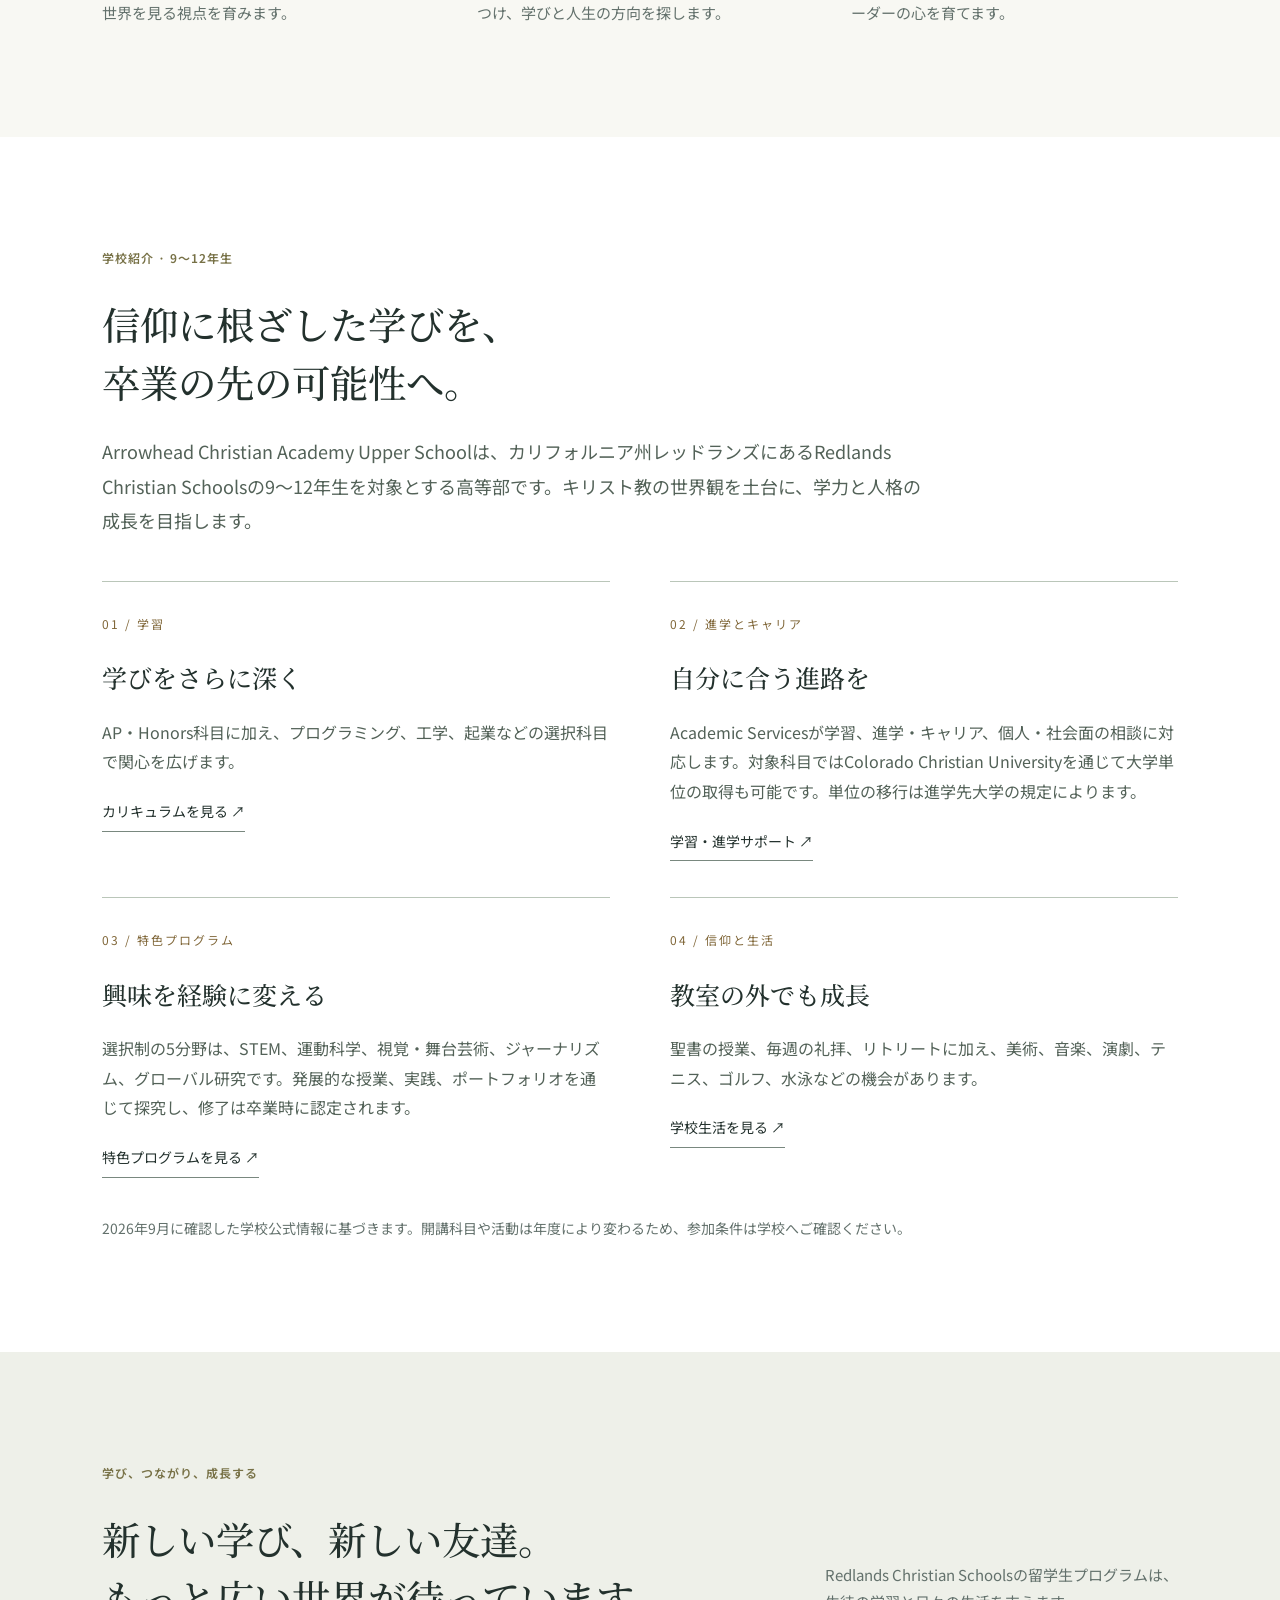
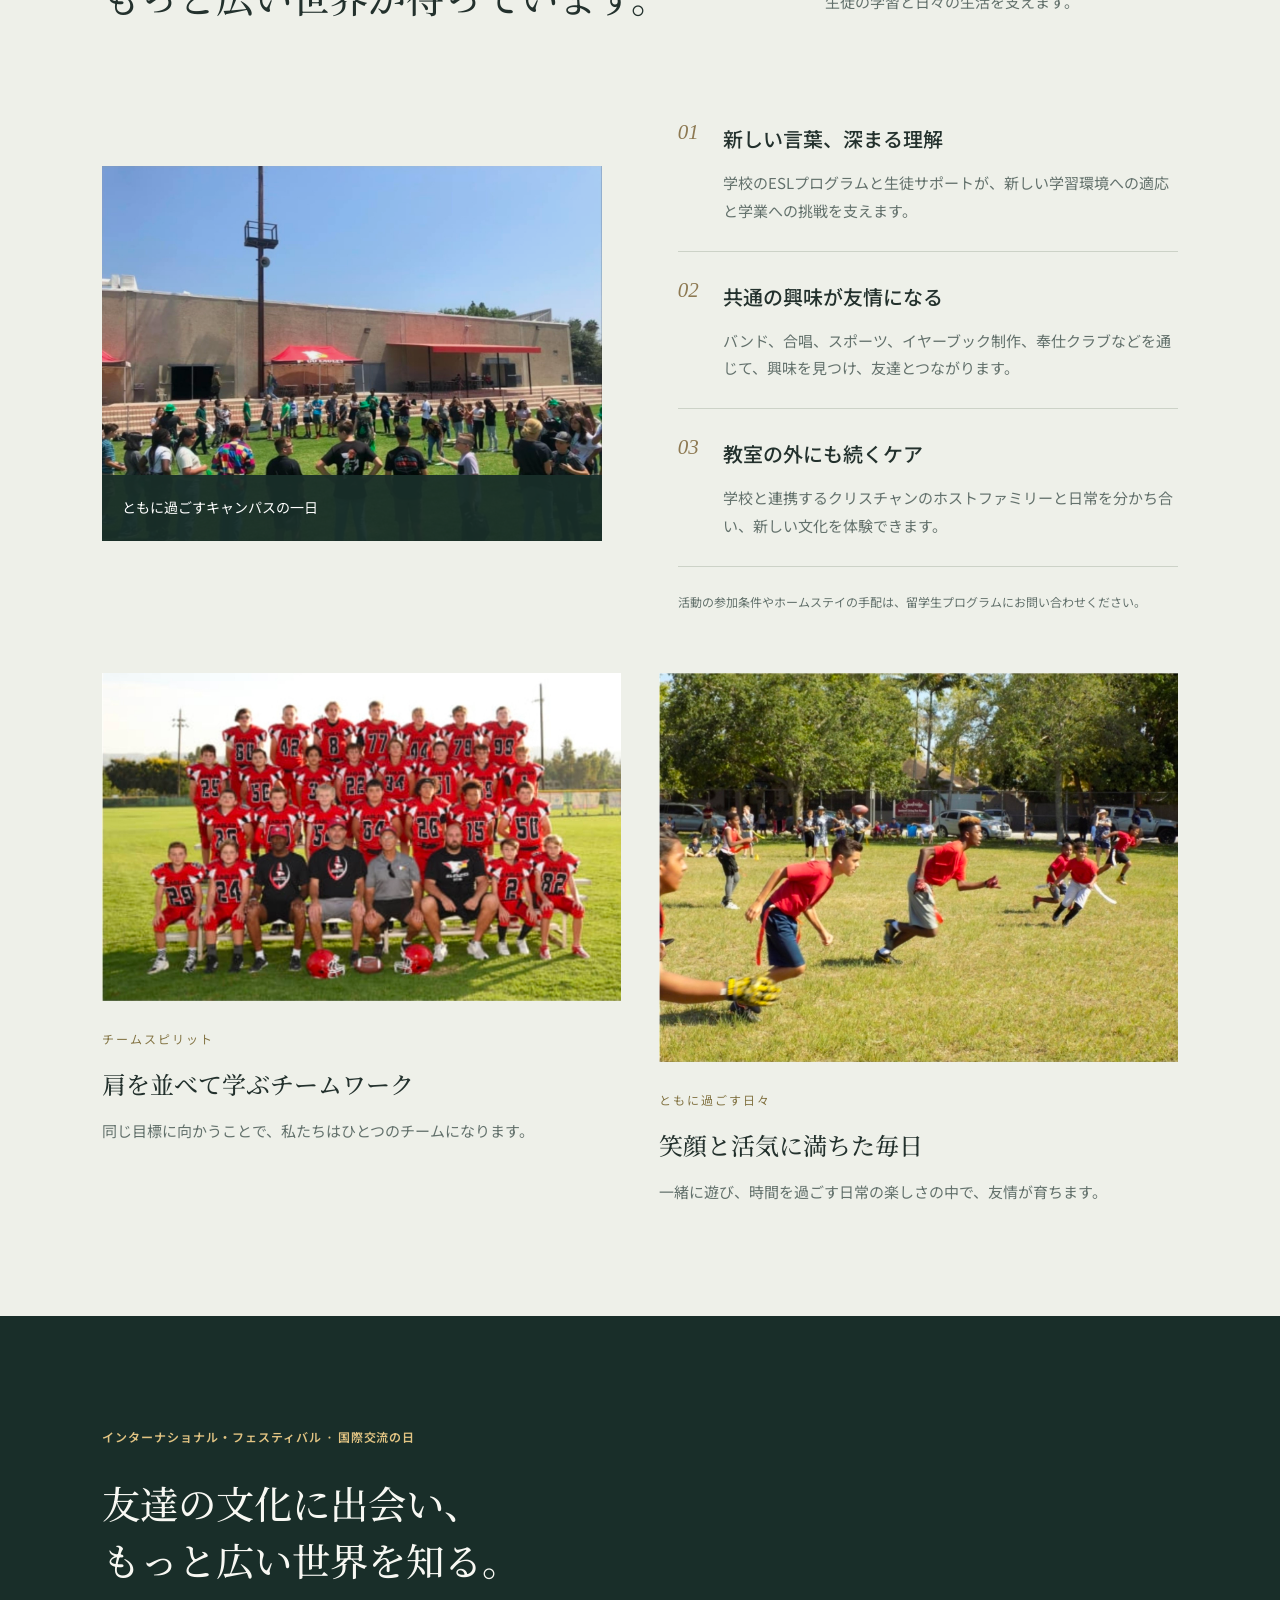
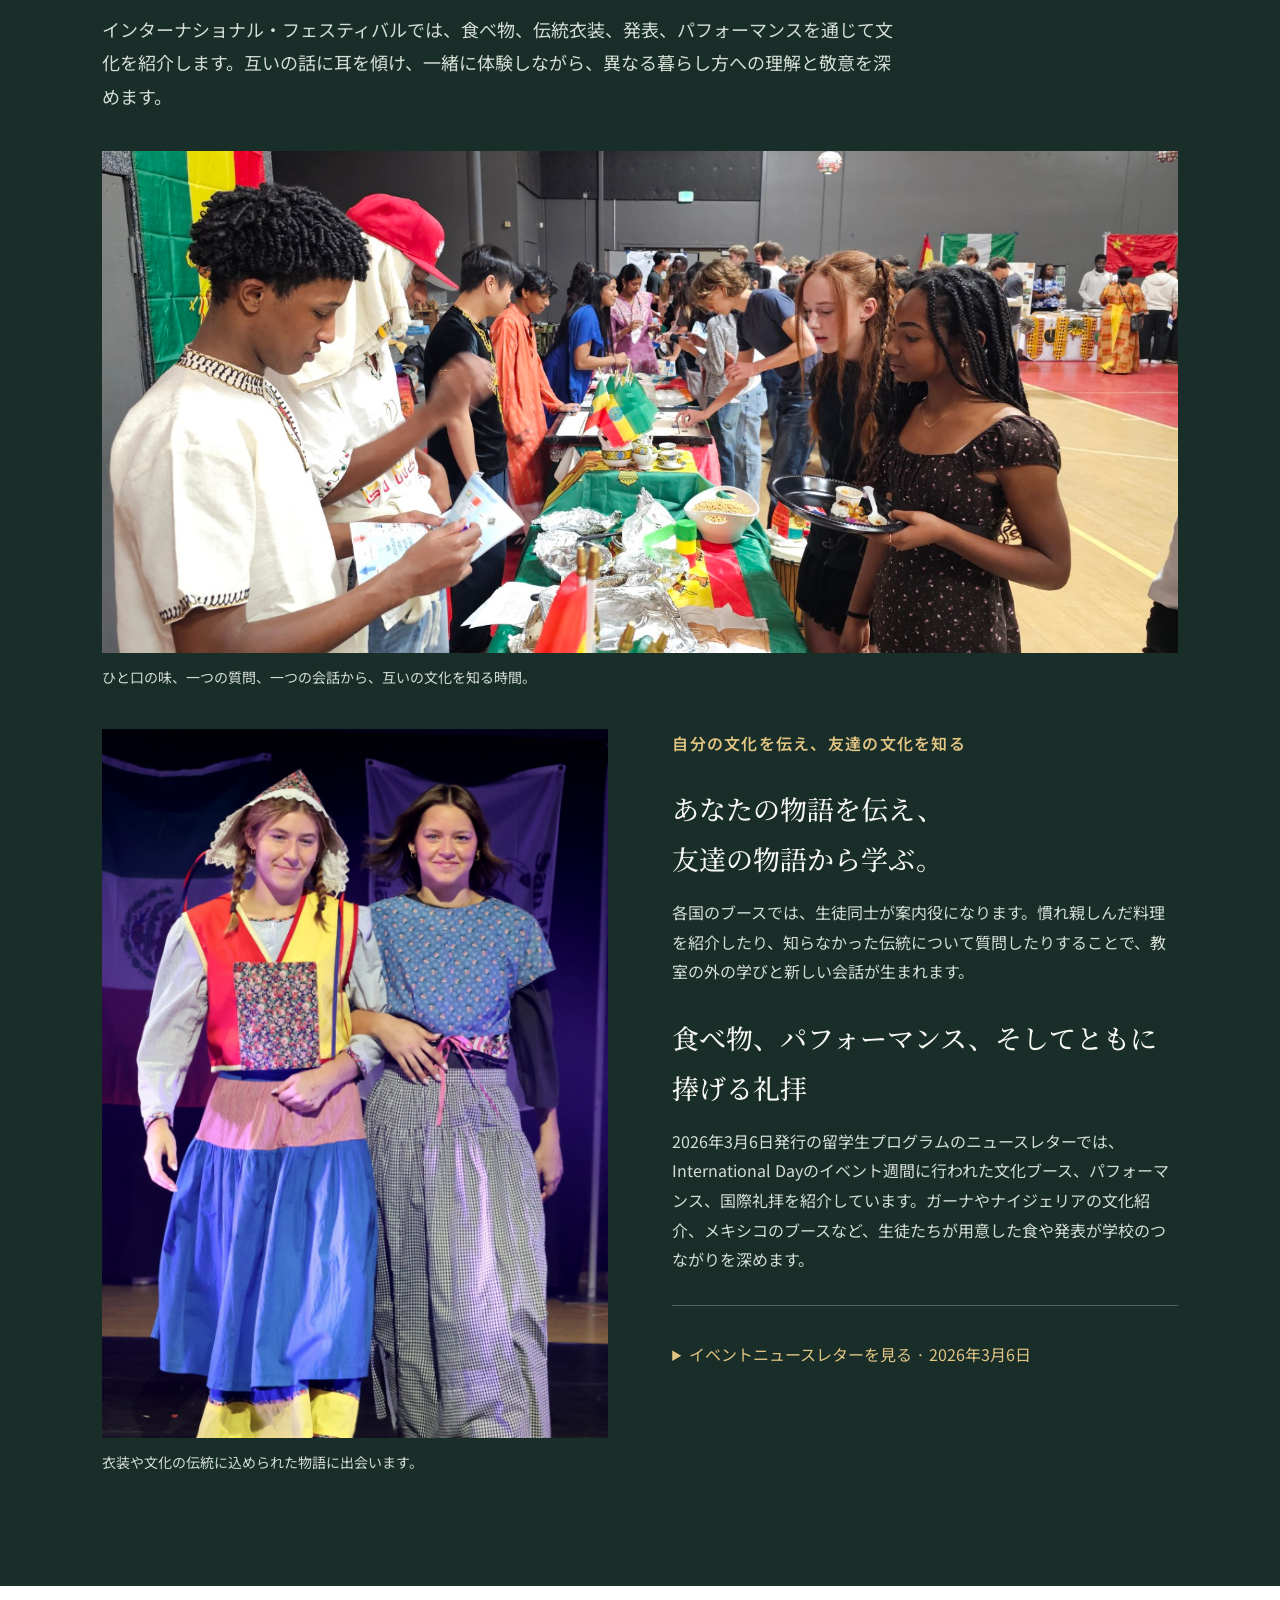
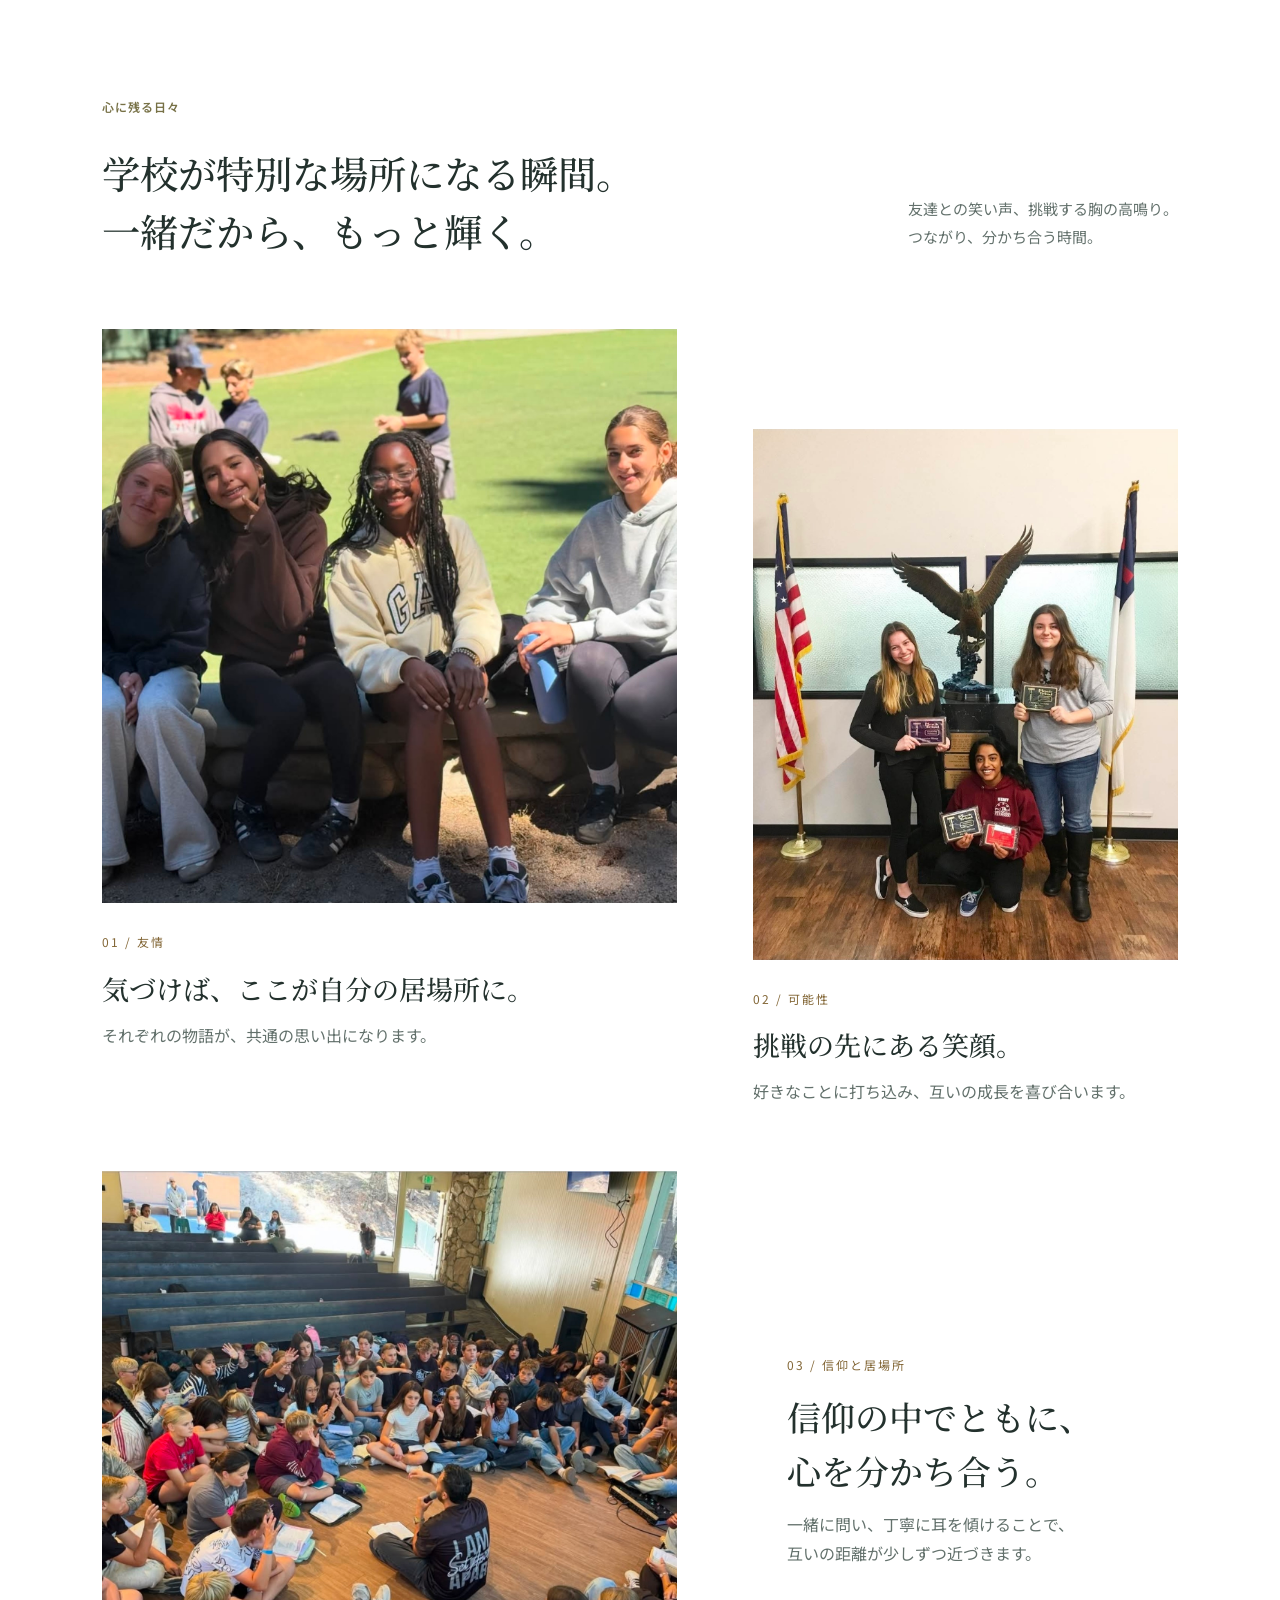
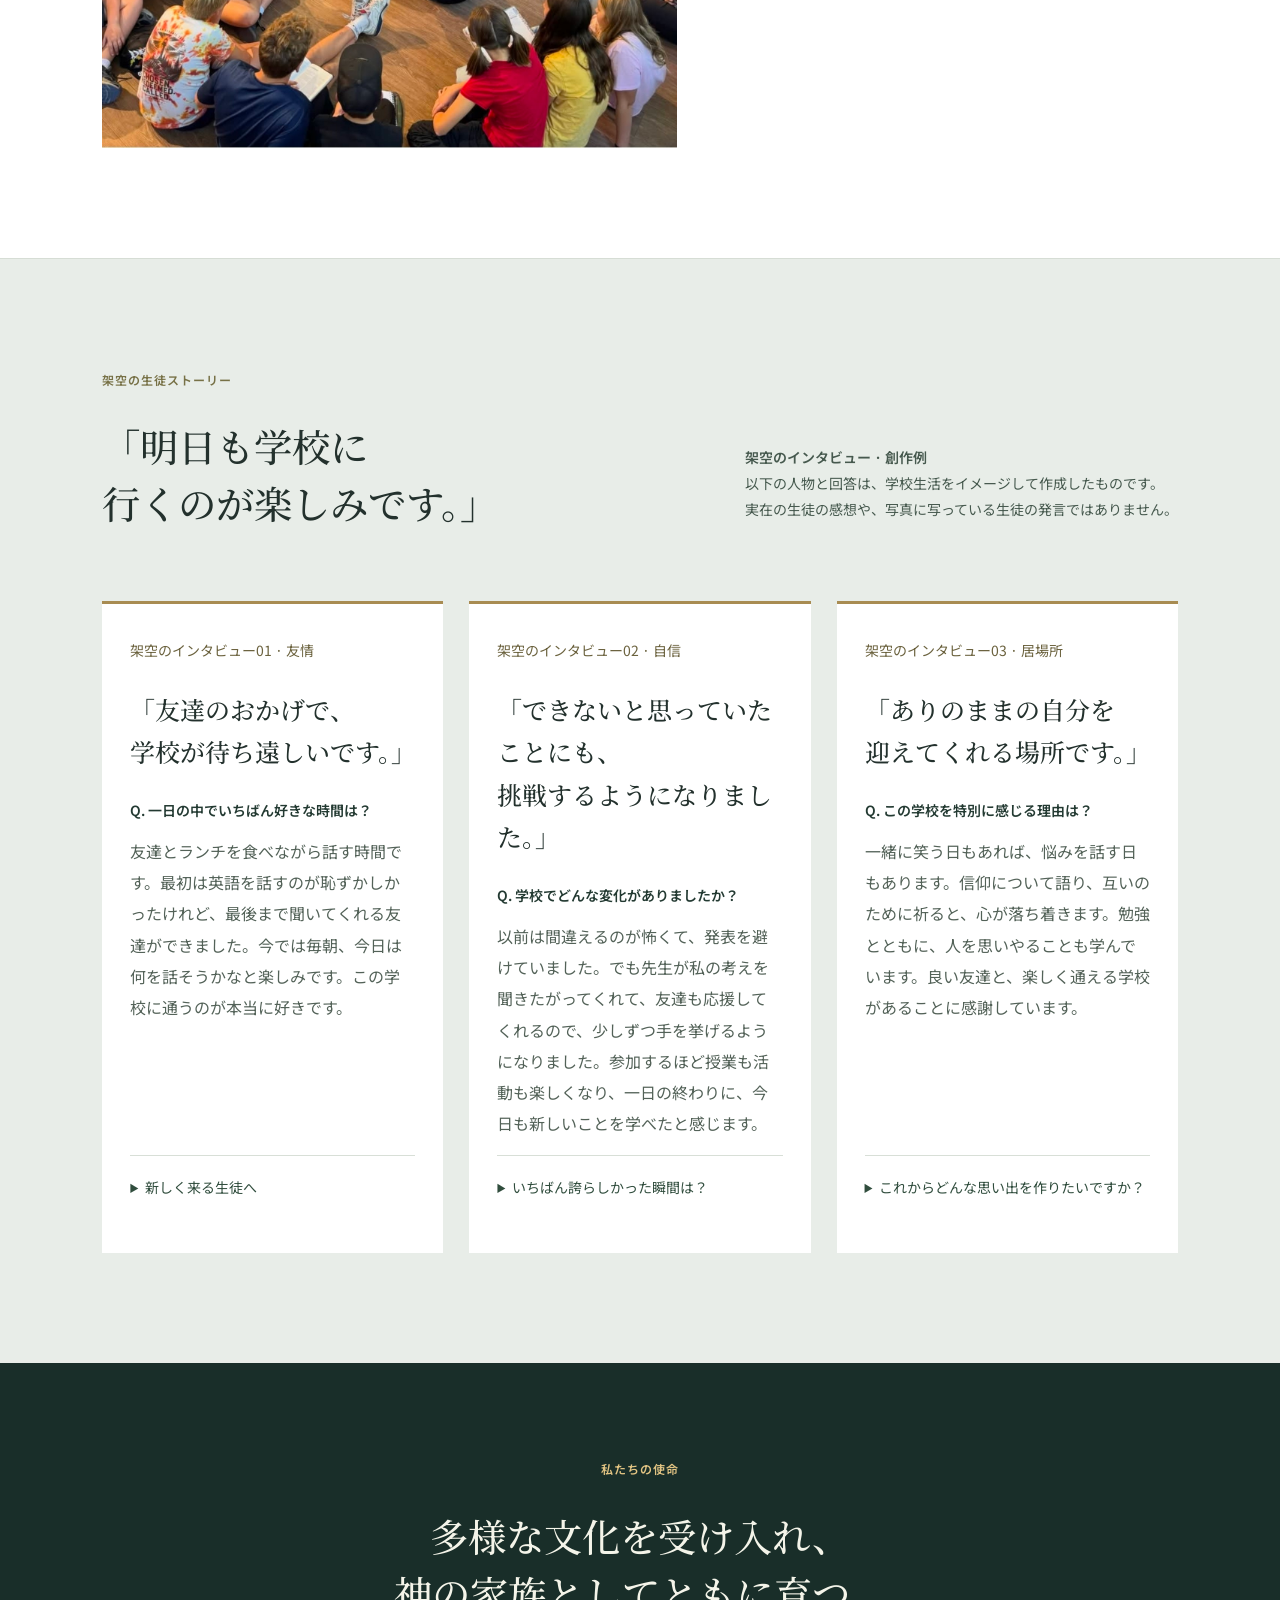
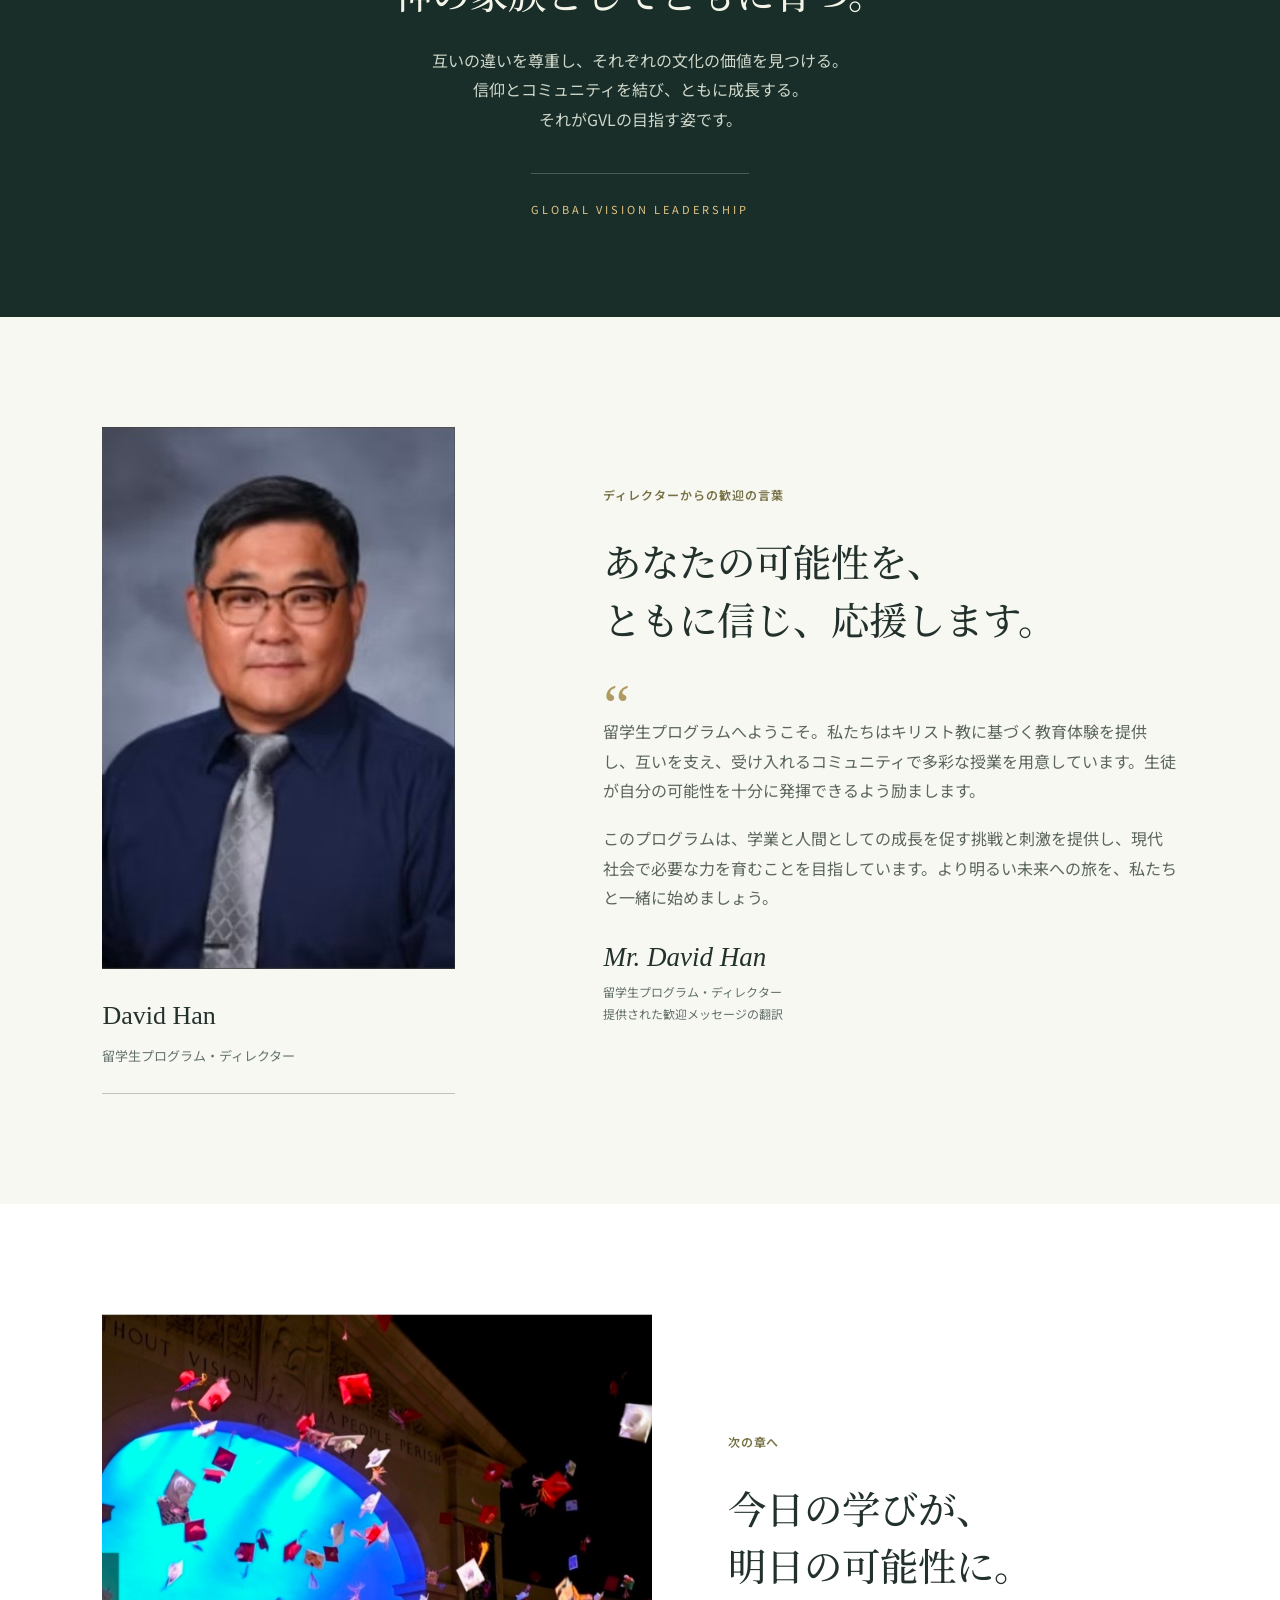
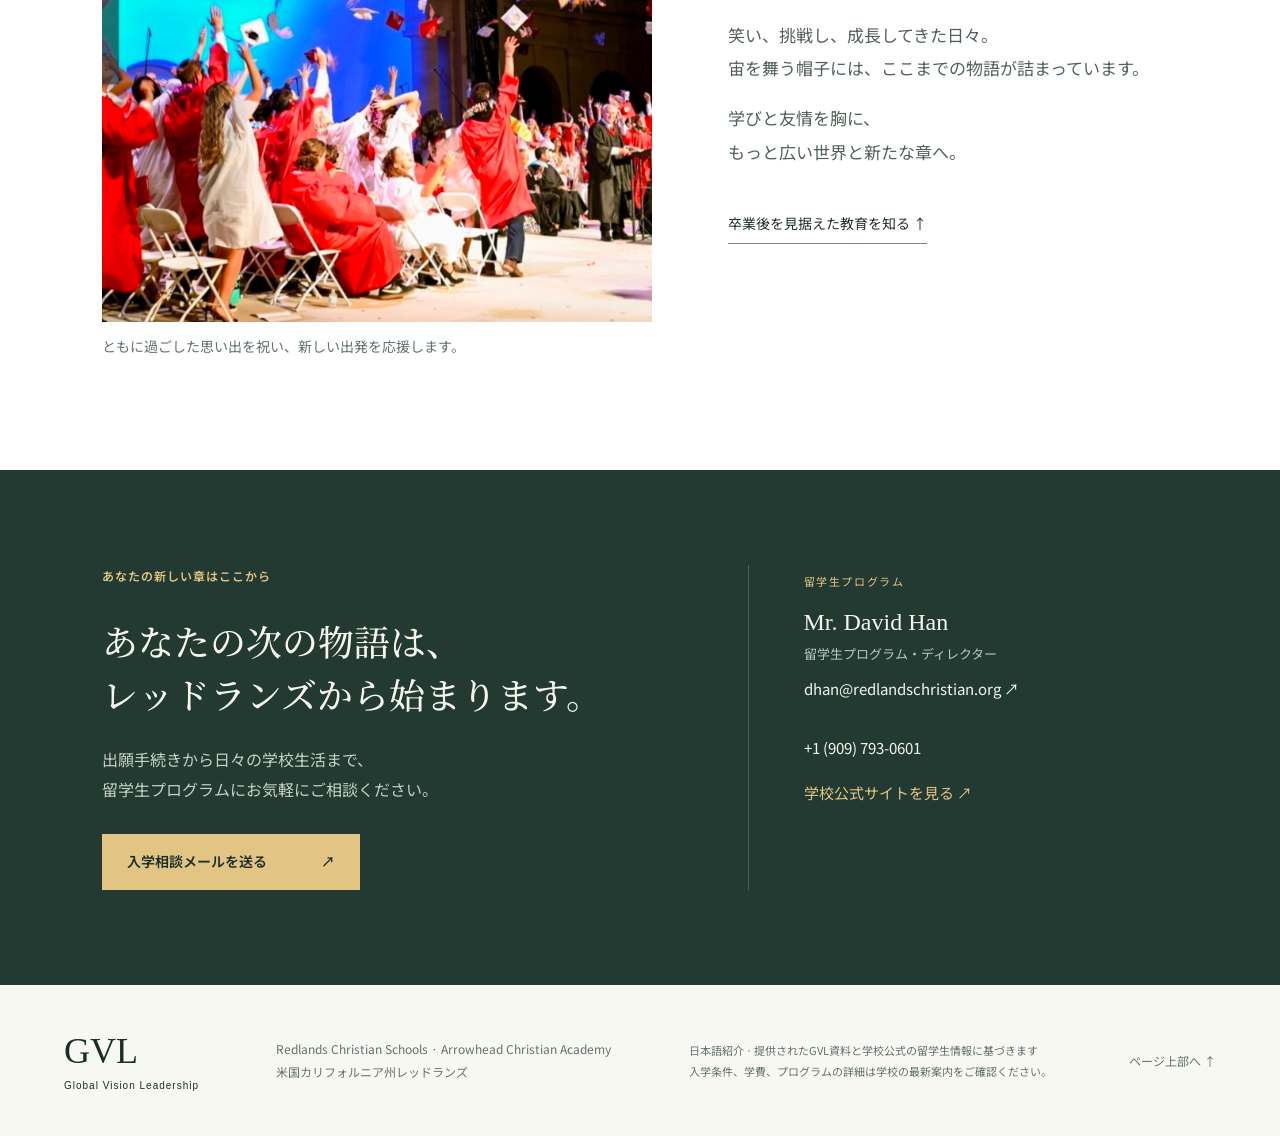
<file: ja.html>
<!doctype html>
<html lang="ja"><head><meta charset="utf-8"><meta name="viewport" content="width=device-width,initial-scale=1"><meta name="theme-color" content="#192e29"><meta name="description" content="Redlands Christian Schools の GVL。信仰、文化、学びでつながる国際コミュニティ。"><title>GVL — 世界を学び、自分の居場所を見つける</title><link rel="stylesheet" href="style.css"><link rel="preconnect" href="https://fonts.googleapis.com"><link rel="preconnect" href="https://fonts.gstatic.com" crossorigin><link href="https://fonts.googleapis.com/css2?family=Noto+Sans+JP:wght@400;500;600;700&family=Noto+Serif+JP:wght@400;500;600&display=swap" rel="stylesheet"><style>.school-profile{background:#fff}.school-lead{max-width:820px;font-size:18px;line-height:1.9;color:#536258}.school-grid{display:grid;grid-template-columns:repeat(2,minmax(0,1fr));gap:36px 60px;margin-top:44px}.school-grid article{border-top:1px solid #bac6b9;padding-top:26px}.school-grid article>span{font-size:12px;letter-spacing:2px;color:#806739}.school-grid h3{font-family:'Noto Serif KR',serif;font-size:25px;font-weight:500;margin:17px 0}.school-grid p{font-size:16px;color:#536258}.school-source{font-size:14px;color:#63716c;margin:38px 0 0}.school-profile .text-link{margin-top:0}@media(max-width:620px){.school-grid{grid-template-columns:1fr;gap:28px}.school-lead{font-size:16px}.school-grid h3{font-size:23px}}</style><style>.graduation{display:grid;grid-template-columns:1.1fr .9fr;align-items:center;gap:7%;background:#fff}.graduation figure{margin:0}.graduation img{display:block;width:100%;height:auto}.graduation figcaption{font-size:14px;color:#63716c;margin-top:12px}.graduation-copy>p:not(.eyebrow){color:#536258;font-size:17px;line-height:1.95}.graduation .text-link{margin-top:20px}@media(max-width:620px){.graduation{grid-template-columns:1fr;gap:32px}.graduation-copy>p:not(.eyebrow){font-size:16px}}</style><style>.festival{background:#192e29;color:#f8f8f3}.festival .eyebrow{color:#e2c483}.festival-intro{max-width:800px;font-size:18px;color:#d4ded5}.festival figure{margin:0}.festival img{display:block;width:100%;height:auto}.festival-wide{margin:38px 0!important}.festival figcaption{font-size:14px;color:#d4ded5;padding-top:12px}.festival-bottom{display:grid;grid-template-columns:1fr 1fr;gap:6%;align-items:start}.festival-bottom h3{font-family:'Noto Serif KR',serif;font-size:27px;font-weight:500;margin:26px 0 14px}.festival-bottom p{color:#d4ded5;font-size:16px}.festival-news{margin-top:30px;border-top:1px solid #ffffff40;padding-top:24px}.festival-news summary{cursor:pointer;font-size:16px;padding:10px 0;color:#e2c483}.festival-news img{margin-top:18px}.festival a:focus-visible,.festival summary:focus-visible{outline:3px solid #e2c483;outline-offset:5px}@media(max-width:620px){.festival-bottom{grid-template-columns:1fr;gap:30px}.festival-intro{font-size:16px}.festival-bottom h3{font-size:24px}}</style><style>html[lang="ja"] body{font-family:'Noto Sans JP',sans-serif;word-break:normal;overflow-wrap:break-word}html[lang="ja"] h1,html[lang="ja"] h2,.value h3,.student-gallery h3,.moments-grid h3,.story-card h3,.school-grid h3,.festival-bottom h3{font-family:'Noto Serif JP',serif;letter-spacing:0}h1{line-height:1.4}h2{line-height:1.5}.eyebrow{letter-spacing:.08em}.hero{height:auto;min-height:720px;max-height:none}.hero-content{padding-bottom:150px}.hero-copy{max-width:760px}.hero-bottom{gap:25px}.hero-bottom span{flex:1}.hero-bottom span:last-child{text-align:right}.value p{max-width:none}@media(max-width:620px){.hero{min-height:710px}.hero h1{font-size:34px;letter-spacing:0;line-height:1.5}.hero-content{padding-top:68px;padding-bottom:120px}.hero-copy br{display:none}.value{display:block}.photo-caption{position:static}.brand>span{display:none}}</style><style>
.language-picker{position:relative;margin-left:20px;flex-shrink:0;font-size:14px;line-height:1.5}
.language-picker summary{cursor:pointer;min-height:44px;display:flex;align-items:center;gap:12px;padding:10px 14px;border:1px solid #bac4bb;border-radius:3px;list-style:none;white-space:nowrap}
.language-picker summary::-webkit-details-marker{display:none}.language-picker summary:after{content:"▾";font-size:12px}
.language-picker summary:focus-visible,.language-picker a:focus-visible{outline:3px solid #977036;outline-offset:3px}
.language-options{position:absolute;right:0;top:calc(100% + 8px);width:185px;background:#f8f8f3;border:1px solid #bac4bb;box-shadow:0 12px 30px #192e2920;padding:8px;z-index:30}
.language-options a{display:flex;align-items:center;min-height:44px;padding:10px 12px;border-radius:2px;line-height:1.5}
.language-options a:hover,.language-options a[aria-current]{background:#e5eadd;color:#192e29}.language-options a[aria-current]{font-weight:700}
@media(max-width:620px){.language-picker{margin:0 14px 0 8px;font-size:13px}.language-picker summary{padding:9px 11px}.language-options{right:0}}
</style><link rel="alternate" hreflang="ko" href="https://gvl-redlands.vercel.app/ko.html"><link rel="alternate" hreflang="en" href="https://gvl-redlands.vercel.app/"><link rel="alternate" hreflang="zh-CN" href="https://gvl-redlands.vercel.app/zh.html"><link rel="alternate" hreflang="vi" href="https://gvl-redlands.vercel.app/vi.html"><link rel="alternate" hreflang="hi" href="https://gvl-redlands.vercel.app/hi.html"><link rel="alternate" hreflang="ja" href="https://gvl-redlands.vercel.app/ja.html"><link rel="alternate" hreflang="x-default" href="https://gvl-redlands.vercel.app/"></head>
<body><a class="skip" href="#main">本文へ移動</a><header><a class="brand" href="#" aria-label="GVL ホーム"><b>GVL<span>✦</span></b><span>GLOBAL VISION LEADERSHIP<br><small>REDLANDS CHRISTIAN SCHOOLS</small></span></a><nav aria-label="メインナビゲーション"><a href="#about">GVLについて</a><a href="#life">学校生活</a><a href="#stories">生徒のストーリー</a><a href="#welcome">歓迎の言葉</a><a class="nav-cta" href="#contact">入学相談 ↗</a></nav><details class="language-picker"><summary aria-label="言語を選択">日本語</summary><div class="language-options"><a href="ko.html" lang="ko" hreflang="ko">한국어</a><a href="index.html" lang="en" hreflang="en">English</a><a href="zh.html" lang="zh-CN" hreflang="zh-CN">中文（简体）</a><a href="vi.html" lang="vi" hreflang="vi">Tiếng Việt</a><a href="hi.html" lang="hi" hreflang="hi">हिन्दी</a><a href="ja.html" lang="ja" hreflang="ja" aria-current="page">日本語</a></div></details><button class="menu" aria-label="メニューを開く" aria-expanded="false">☰</button></header>
<main id="main"><section class="hero"><div class="hero-image" role="img" aria-label="Redlands Christian Schools の学校生活"></div><div class="hero-shade"></div><div class="hero-content"><p class="eyebrow light">カリフォルニア州レッドランズ · 国際コミュニティ</p><h1>もっと広い世界で、<br>自分らしく育つ時間。</h1><p class="hero-copy">異なる文化との出会いが友情となり、<br>信仰に根ざした学びが未来の可能性を広げます。<br>レッドランズのGVLで、あなたの物語を始めませんか。</p><a class="button gold" href="#about">GVLを知る  <span>↓</span></a></div><div class="hero-bottom"><span>Global Vision Leadership</span><span>信仰でつながり、世界へと成長する。</span><span>01 — 私たちのコミュニティ</span></div></section>
<section id="about" class="intro section"><div><p class="eyebrow">自分の居場所がある</p><h2>文化を越えて、<br>ひとつのコミュニティへ。</h2></div><div class="intro-text"><p class="lead">新しい国での、新しい始まりを、<br>ともに歩む旅に。</p><p>GVL（Global Vision Leadership）は、Redlands Christian Schoolsの高等部であるArrowhead Christian Academyとつながるコミュニティです。多様な背景を持つ生徒たちが文化を分かち合い、キリスト教の信仰の中でともに成長します。</p><p>多様性を尊重する心、互いを理解しようとする姿勢、そして良い変化を生む勇気。それがGVLの大切にする価値です。</p><a class="text-link" href="https://www.acarcsinternational.com/" target="_blank" rel="noopener">留学生プログラム公式案内 ↗</a></div></section>
<section class="values"><div class="value"><span class="number">01 / グローバル</span><h3>新しい視点に出会い、<br>自分の世界を広げる。</h3><p>さまざまな文化や考えを尊重し、教室を越えて世界を見る視点を育みます。</p></div><div class="value"><span class="number">02 / ビジョン</span><h3>信仰に根ざして、<br>未来を描く。</h3><p>キリスト教のコミュニティで自分の可能性を見つけ、学びと人生の方向を探します。</p></div><div class="value"><span class="number">03 / リーダーシップ</span><h3>ともに成長し、<br>良い影響を届ける。</h3><p>日々の思いやりや協力を通じて、人に仕えるリーダーの心を育てます。</p></div></section>
<section id="school" class="section school-profile" aria-labelledby="school-title"><p class="eyebrow">学校紹介 · 9～12年生</p><h2 id="school-title">信仰に根ざした学びを、<br>卒業の先の可能性へ。</h2><p class="school-lead">Arrowhead Christian Academy Upper Schoolは、カリフォルニア州レッドランズにあるRedlands Christian Schoolsの9～12年生を対象とする高等部です。キリスト教の世界観を土台に、学力と人格の成長を目指します。</p><div class="school-grid"><article><span>01 / 学習</span><h3>学びをさらに深く</h3><p>AP・Honors科目に加え、プログラミング、工学、起業などの選択科目で関心を広げます。</p><a class="text-link" href="https://www.redlandschristian.org/aca-upper-school/upper-school-overview" target="_blank" rel="noopener">カリキュラムを見る ↗</a></article><article><span>02 / 進学とキャリア</span><h3>自分に合う進路を</h3><p>Academic Servicesが学習、進学・キャリア、個人・社会面の相談に対応します。対象科目ではColorado Christian Universityを通じて大学単位の取得も可能です。単位の移行は進学先大学の規定によります。</p><a class="text-link" href="https://www.redlandschristian.org/aca-upper-school/academic-services" target="_blank" rel="noopener">学習・進学サポート ↗</a></article><article><span>03 / 特色プログラム</span><h3>興味を経験に変える</h3><p>選択制の5分野は、STEM、運動科学、視覚・舞台芸術、ジャーナリズム、グローバル研究です。発展的な授業、実践、ポートフォリオを通じて探究し、修了は卒業時に認定されます。</p><a class="text-link" href="https://www.redlandschristian.org/aca-upper-school/aca-distinctives" target="_blank" rel="noopener">特色プログラムを見る ↗</a></article><article><span>04 / 信仰と生活</span><h3>教室の外でも成長</h3><p>聖書の授業、毎週の礼拝、リトリートに加え、美術、音楽、演劇、テニス、ゴルフ、水泳などの機会があります。</p><a class="text-link" href="https://www.redlandschristian.org/aca-upper-school/upper-school-overview" target="_blank" rel="noopener">学校生活を見る ↗</a></article></div><p class="school-source">2026年9月に確認した学校公式情報に基づきます。開講科目や活動は年度により変わるため、参加条件は学校へご確認ください。</p></section>
<section id="life" class="section life"><div class="section-top"><div><p class="eyebrow">学び、つながり、成長する</p><h2>新しい学び、新しい友達。<br>もっと広い世界が待っています。</h2></div><p>Redlands Christian Schoolsの留学生プログラムは、<br>生徒の学習と日々の生活を支えます。</p></div><div class="life-layout"><figure class="life-photo"><img src="assets/campus-community.jpg" alt="キャンパスの芝生に集まる生徒たち" loading="lazy"><figcaption class="photo-caption">ともに過ごすキャンパスの一日</figcaption></figure><div class="life-list"><article><span>01</span><div><h3>新しい言葉、深まる理解</h3><p>学校のESLプログラムと生徒サポートが、新しい学習環境への適応と学業への挑戦を支えます。</p></div></article><article><span>02</span><div><h3>共通の興味が友情になる</h3><p>バンド、合唱、スポーツ、イヤーブック制作、奉仕クラブなどを通じて、興味を見つけ、友達とつながります。</p></div></article><article><span>03</span><div><h3>教室の外にも続くケア</h3><p>学校と連携するクリスチャンのホストファミリーと日常を分かち合い、新しい文化を体験できます。</p></div></article><p class="fine">活動の参加条件やホームステイの手配は、留学生プログラムにお問い合わせください。</p></div></div><div class="student-gallery"><figure><a href="assets/football-team.jpg" target="_blank" aria-label="フットボールチームの写真を見る"><img src="assets/football-team.jpg" alt="赤いユニフォームの選手とコーチ" loading="lazy" width="1536" height="971"></a><figcaption><span>チームスピリット</span><h3>肩を並べて学ぶチームワーク</h3><p>同じ目標に向かうことで、私たちはひとつのチームになります。</p></figcaption></figure><figure><a href="assets/outdoor-activities.jpg" target="_blank" aria-label="屋外活動の写真を見る"><img src="assets/outdoor-activities.jpg" alt="芝生で一緒に遊ぶ生徒たち" loading="lazy" width="1536" height="1152"></a><figcaption><span>ともに過ごす日々</span><h3>笑顔と活気に満ちた毎日</h3><p>一緒に遊び、時間を過ごす日常の楽しさの中で、友情が育ちます。</p></figcaption></figure></div></section>
<section id="festival" class="section festival" aria-labelledby="festival-title"><p class="eyebrow">インターナショナル・フェスティバル · 国際交流の日</p><h2 id="festival-title">友達の文化に出会い、<br>もっと広い世界を知る。</h2><p class="festival-intro">インターナショナル・フェスティバルでは、食べ物、伝統衣装、発表、パフォーマンスを通じて文化を紹介します。互いの話に耳を傾け、一緒に体験しながら、異なる暮らし方への理解と敬意を深めます。</p><figure class="festival-wide"><a href="assets/festival-booths.jpg" target="_blank" rel="noopener" aria-label="国際文化ブースを見る"><img src="assets/festival-booths.jpg" alt="各国の旗で飾られたブースで食事と会話を楽しむ生徒たち" loading="lazy"></a><figcaption>ひと口の味、一つの質問、一つの会話から、互いの文化を知る時間。</figcaption></figure><div class="festival-bottom"><figure><a href="assets/festival-cultures.jpg" target="_blank" rel="noopener" aria-label="文化交流イベントの写真を見る"><img src="assets/festival-cultures.jpg" alt="色鮮やかな衣装で文化交流イベントに参加する二人の生徒" loading="lazy"></a><figcaption>衣装や文化の伝統に込められた物語に出会います。</figcaption></figure><div><p class="eyebrow">自分の文化を伝え、友達の文化を知る</p><h3>あなたの物語を伝え、<br>友達の物語から学ぶ。</h3><p>各国のブースでは、生徒同士が案内役になります。慣れ親しんだ料理を紹介したり、知らなかった伝統について質問したりすることで、教室の外の学びと新しい会話が生まれます。</p><h3>食べ物、パフォーマンス、そしてともに捧げる礼拝</h3><p>2026年3月6日発行の留学生プログラムのニュースレターでは、International Dayのイベント週間に行われた文化ブース、パフォーマンス、国際礼拝を紹介しています。ガーナやナイジェリアの文化紹介、メキシコのブースなど、生徒たちが用意した食や発表が学校のつながりを深めます。</p><details class="festival-news"><summary>イベントニュースレターを見る · 2026年3月6日</summary><a href="assets/festival-newsletter.jpg" target="_blank" rel="noopener" aria-label="ニュースレターの画像全体を開く"><img src="assets/festival-newsletter.jpg" alt="2026年3月6日国際生プログラムニュースレター：文化ブース、国際礼拝、メキシコの発表" loading="lazy"></a><p>画像を選ぶと、ニュースレターを原寸で表示できます。</p></details></div></div></section>
<section class="section moments" aria-labelledby="moments-title"><div class="section-top"><div><p class="eyebrow">心に残る日々</p><h2 id="moments-title">学校が特別な場所になる瞬間。<br>一緒だから、もっと輝く。</h2></div><p>友達との笑い声、挑戦する胸の高鳴り。<br>つながり、分かち合う時間。</p></div><div class="moments-grid"><figure class="moment-friends"><a href="assets/student-friendships.jpg" target="_blank" rel="noopener" aria-label="友人との写真を見る"><img src="assets/student-friendships.jpg" alt="日当たりのよい芝生のそばに座る生徒たち" loading="lazy" width="1536" height="1536"></a><figcaption><span>01 / 友情</span><h3>気づけば、ここが自分の居場所に。</h3><p>それぞれの物語が、共通の思い出になります。</p></figcaption></figure><figure class="moment-achieve"><a href="assets/student-achievements.jpg" target="_blank" rel="noopener" aria-label="生徒の受賞写真を見る"><img src="assets/student-achievements.jpg" alt="ワシの像の前で賞を手にする三人の生徒" loading="lazy" width="1229" height="1536"></a><figcaption><span>02 / 可能性</span><h3>挑戦の先にある笑顔。</h3><p>好きなことに打ち込み、互いの成長を喜び合います。</p></figcaption></figure><figure class="moment-faith"><a href="assets/faith-community.jpeg" target="_blank" rel="noopener" aria-label="コミュニティの集まりの写真を見る"><img src="assets/faith-community.jpeg" alt="本を開いて輪になって座る生徒たちと指導者" loading="lazy" width="1532" height="1536"></a><figcaption><span>03 / 信仰と居場所</span><h3>信仰の中でともに、<br>心を分かち合う。</h3><p>一緒に問い、丁寧に耳を傾けることで、<br>互いの距離が少しずつ近づきます。</p></figcaption></figure></div></section>
<section id="stories" class="section stories" aria-labelledby="stories-title"><div class="section-top"><div><p class="eyebrow">架空の生徒ストーリー</p><h2 id="stories-title">「明日も学校に<br>行くのが楽しみです。」</h2></div><p class="fiction-note"><strong>架空のインタビュー · 創作例</strong><br>以下の人物と回答は、学校生活をイメージして作成したものです。<br>実在の生徒の感想や、写真に写っている生徒の発言ではありません。</p></div><div class="story-grid"><article class="story-card"><span class="story-label">架空のインタビュー01 · 友情</span><h3>「友達のおかげで、<br>学校が待ち遠しいです。」</h3><p class="story-question">Q. 一日の中でいちばん好きな時間は？</p><p>友達とランチを食べながら話す時間です。最初は英語を話すのが恥ずかしかったけれど、最後まで聞いてくれる友達ができました。今では毎朝、今日は何を話そうかなと楽しみです。この学校に通うのが本当に好きです。</p><details><summary>新しく来る生徒へ</summary><p>最初から完璧に話さなくても大丈夫。笑顔であいさつしてみてください。私の友情も、その小さなあいさつから始まりました！</p></details></article><article class="story-card"><span class="story-label">架空のインタビュー02 · 自信</span><h3>「できないと思っていたことにも、<br>挑戦するようになりました。」</h3><p class="story-question">Q. 学校でどんな変化がありましたか？</p><p>以前は間違えるのが怖くて、発表を避けていました。でも先生が私の考えを聞きたがってくれて、友達も応援してくれるので、少しずつ手を挙げるようになりました。参加するほど授業も活動も楽しくなり、一日の終わりに、今日も新しいことを学べたと感じます。</p><details><summary>いちばん誇らしかった瞬間は？</summary><p>発表を終えて、友達と笑いながら話したときです。完璧ではなかったけれど、一歩前に進めたことがとてもうれしかったです。</p></details></article><article class="story-card"><span class="story-label">架空のインタビュー03 · 居場所</span><h3>「ありのままの自分を<br>迎えてくれる場所です。」</h3><p class="story-question">Q. この学校を特別に感じる理由は？</p><p>一緒に笑う日もあれば、悩みを話す日もあります。信仰について語り、互いのために祈ると、心が落ち着きます。勉強とともに、人を思いやることも学んでいます。良い友達と、楽しく通える学校があることに感謝しています。</p><details><summary>これからどんな思い出を作りたいですか？</summary><p>新しく来た友達に自分から声をかけて、一緒に過ごしたいです。私が感じた温かさを、その友達にも届けたいからです。</p></details></article></div></section>
<section class="mission"><p class="eyebrow light">私たちの使命</p><h2>多様な文化を受け入れ、<br>神の家族としてともに育つ。</h2><p>互いの違いを尊重し、それぞれの文化の価値を見つける。<br>信仰とコミュニティを結び、ともに成長する。<br>それがGVLの目指す姿です。</p><span class="mission-sign">GLOBAL VISION LEADERSHIP</span></section>
<section id="welcome" class="section welcome"><div class="portrait-wrap"><div class="portrait"><img src="assets/director-message.jpg" alt="国際生プログラム責任者 David Han" loading="lazy"></div><div class="portrait-label"><b>David Han</b><span>留学生プログラム・ディレクター</span></div></div><div class="welcome-text"><p class="eyebrow">ディレクターからの歓迎の言葉</p><h2>あなたの可能性を、<br>ともに信じ、応援します。</h2><div class="quote-mark">“</div><blockquote><p>留学生プログラムへようこそ。私たちはキリスト教に基づく教育体験を提供し、互いを支え、受け入れるコミュニティで多彩な授業を用意しています。生徒が自分の可能性を十分に発揮できるよう励まします。</p><p>このプログラムは、学業と人間としての成長を促す挑戦と刺激を提供し、現代社会で必要な力を育むことを目指しています。より明るい未来への旅を、私たちと一緒に始めましょう。</p></blockquote><p class="signature">Mr. David Han</p><p class="fine">留学生プログラム・ディレクター<br>提供された歓迎メッセージの翻訳</p></div></section>
<section class="section graduation" aria-labelledby="graduation-title"><figure><a href="assets/graduation.jpg" target="_blank" rel="noopener" aria-label="卒業式の写真を見る"><img src="assets/graduation.jpg" alt="赤と白のガウンを着て帽子を空に投げ、卒業を祝う生徒たち" loading="lazy"></a><figcaption>ともに過ごした思い出を祝い、新しい出発を応援します。</figcaption></figure><div class="graduation-copy"><p class="eyebrow">次の章へ</p><h2 id="graduation-title">今日の学びが、<br>明日の可能性に。</h2><p>笑い、挑戦し、成長してきた日々。<br>宙を舞う帽子には、ここまでの物語が詰まっています。</p><p>学びと友情を胸に、<br>もっと広い世界と新たな章へ。</p><a class="text-link" href="#school">卒業後を見据えた教育を知る ↑</a></div></section>
<section id="contact" class="contact"><div><p class="eyebrow light">あなたの新しい章はここから</p><h2>あなたの次の物語は、<br>レッドランズから始まります。</h2><p>出願手続きから日々の学校生活まで、<br>留学生プログラムにお気軽にご相談ください。</p><a class="button gold" href="mailto:dhan@redlandschristian.org?subject=GVL%20International%20Admissions%20Inquiry">入学相談メールを送る  <span>↗</span></a></div><div class="contact-details"><div><span>留学生プログラム</span><h3>Mr. David Han</h3><p>留学生プログラム・ディレクター</p><a href="mailto:dhan@redlandschristian.org">dhan@redlandschristian.org ↗</a></div><a class="phone" href="tel:+19097930601">+1 (909) 793-0601</a><a class="official" href="https://www.acarcsinternational.com/" target="_blank" rel="noopener">学校公式サイトを見る ↗</a></div></section></main>
<footer><div class="footer-brand">GVL<span>Global Vision Leadership</span></div><p>Redlands Christian Schools · Arrowhead Christian Academy<br>米国カリフォルニア州レッドランズ</p><small>日本語紹介 · 提供されたGVL資料と学校公式の留学生情報に基づきます<br>入学条件、学費、プログラムの詳細は学校の最新案内をご確認ください。</small><a href="#">ページ上部へ ↑</a></footer><script>const button=document.querySelector('.menu'); const nav=document.querySelector('nav');button.addEventListener('click',()=>{const open=button.getAttribute('aria-expanded')!=='true';button.setAttribute('aria-expanded',String(open));button.setAttribute('aria-label',open?'メニューを閉じる':'メニューを開く');nav.classList.toggle('open',open);});nav.querySelectorAll('a').forEach(a=>a.addEventListener('click',()=>{nav.classList.remove('open');button.setAttribute('aria-expanded','false');}));</script></body></html>
</file>
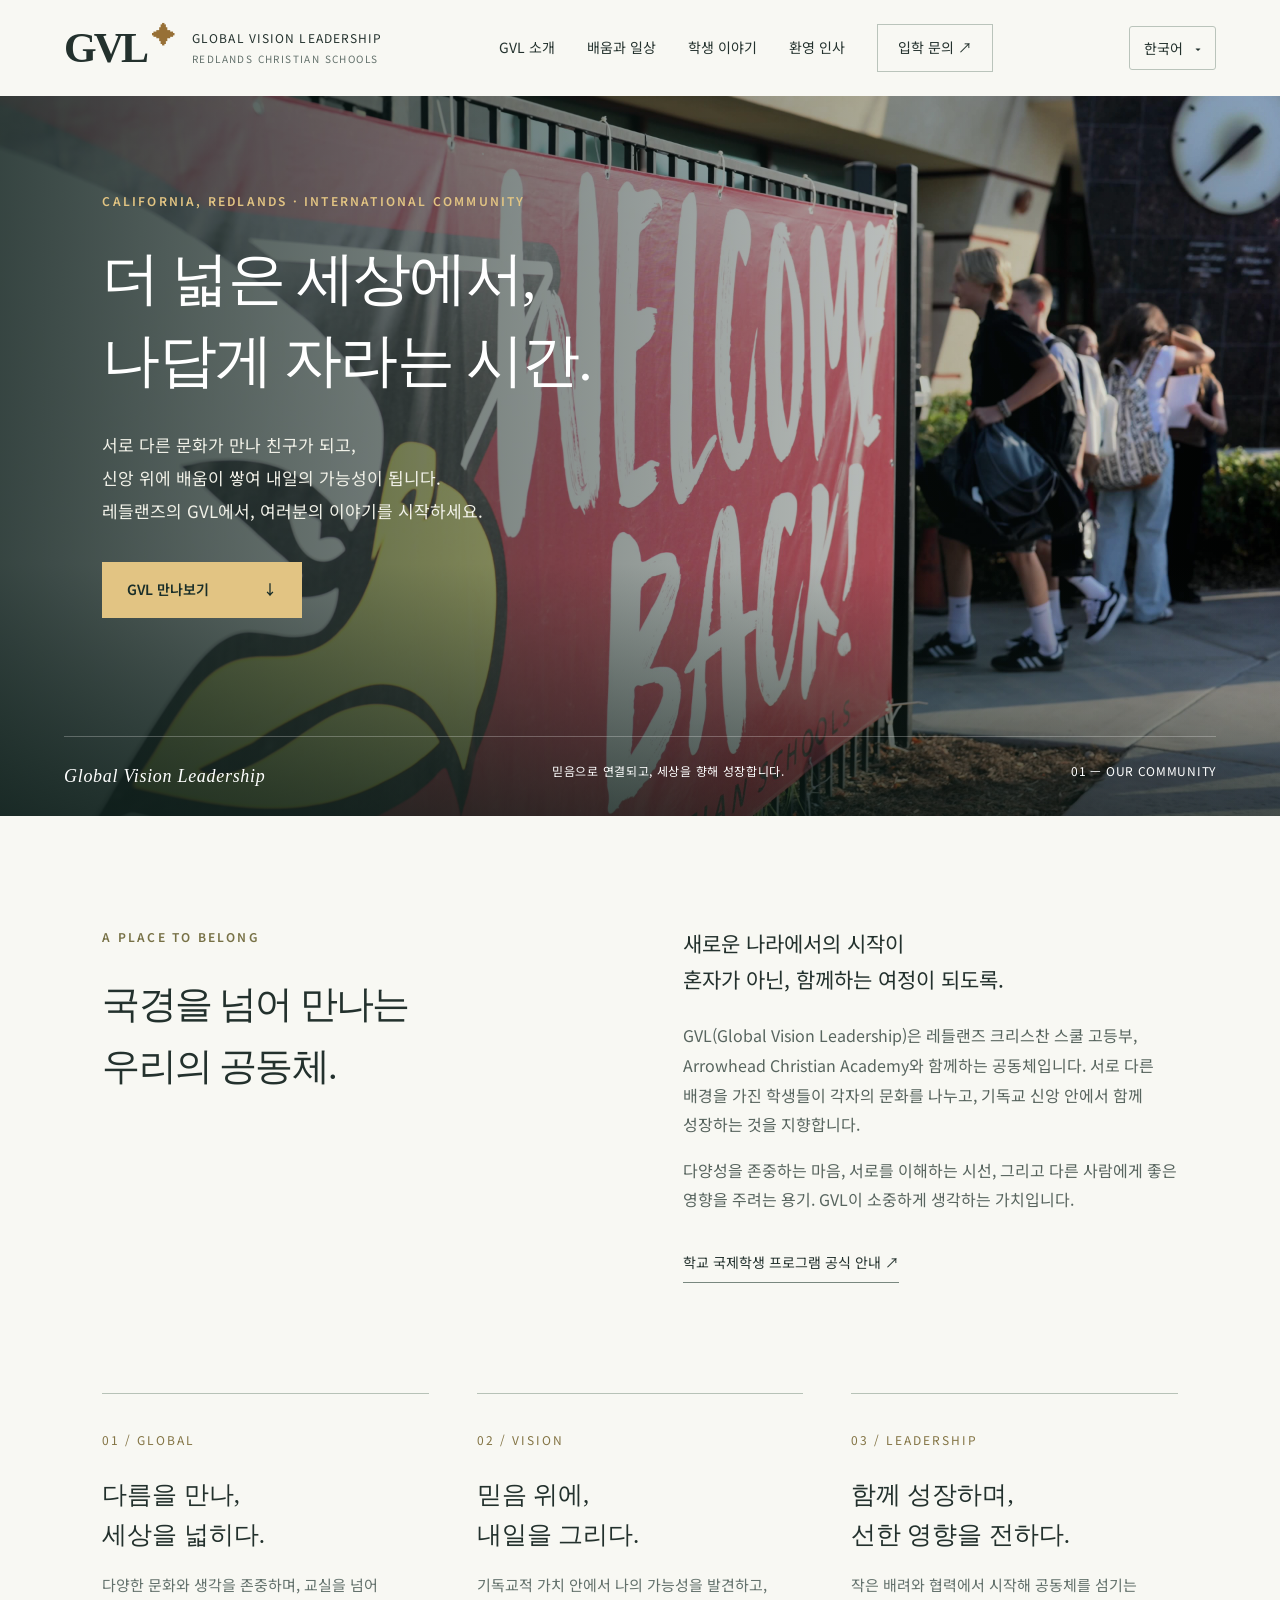
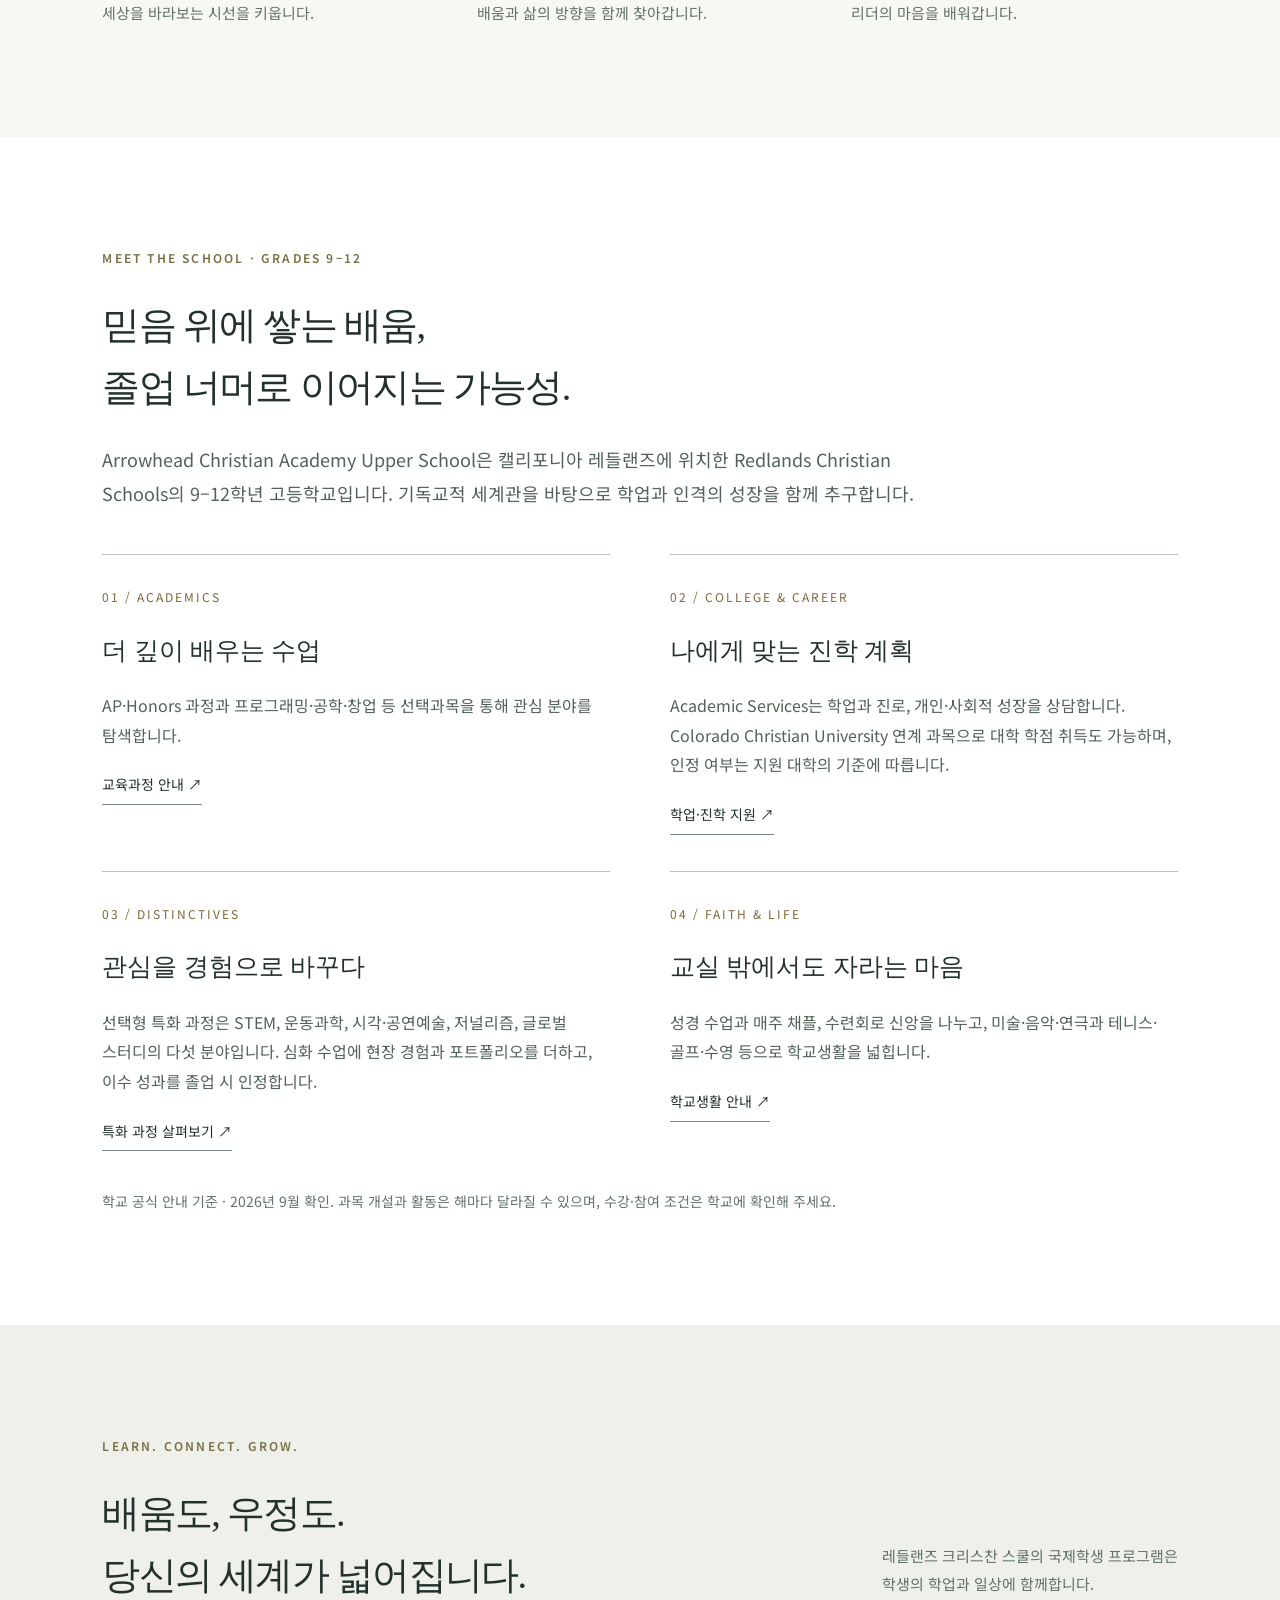
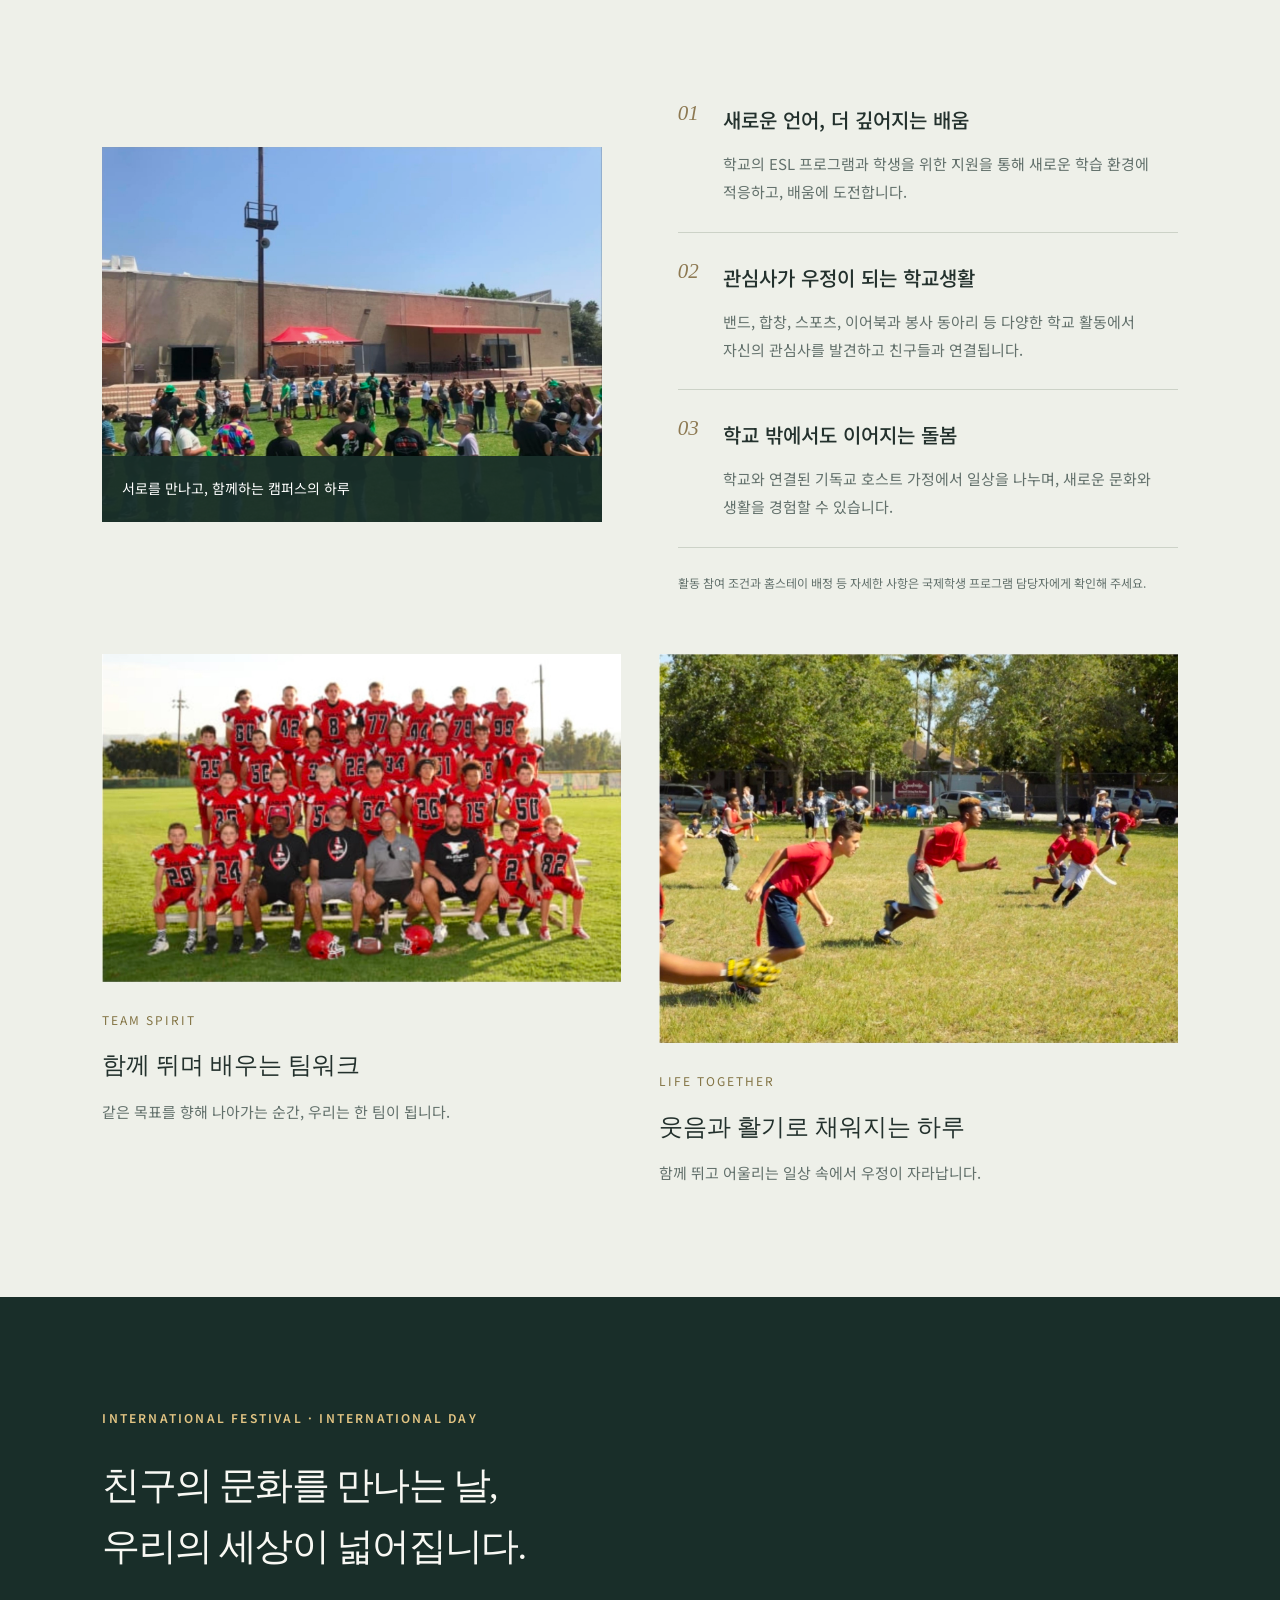
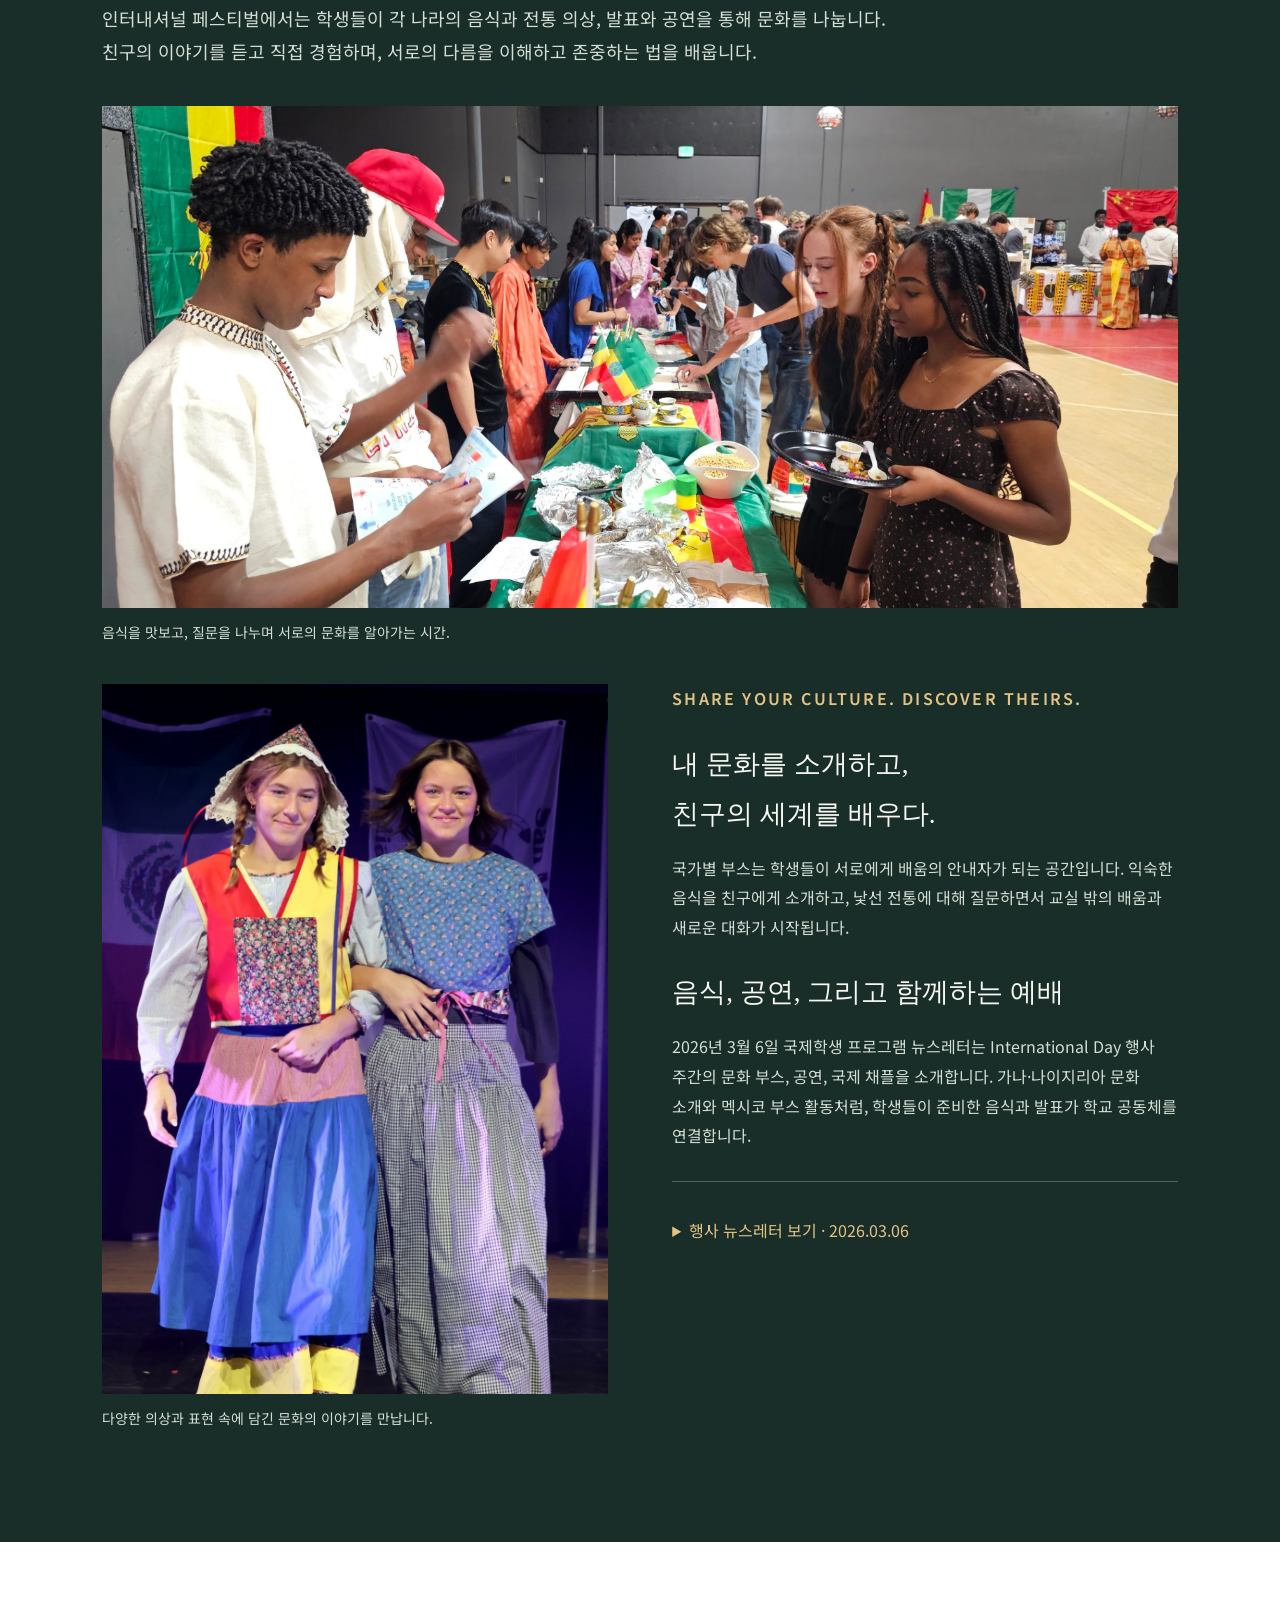
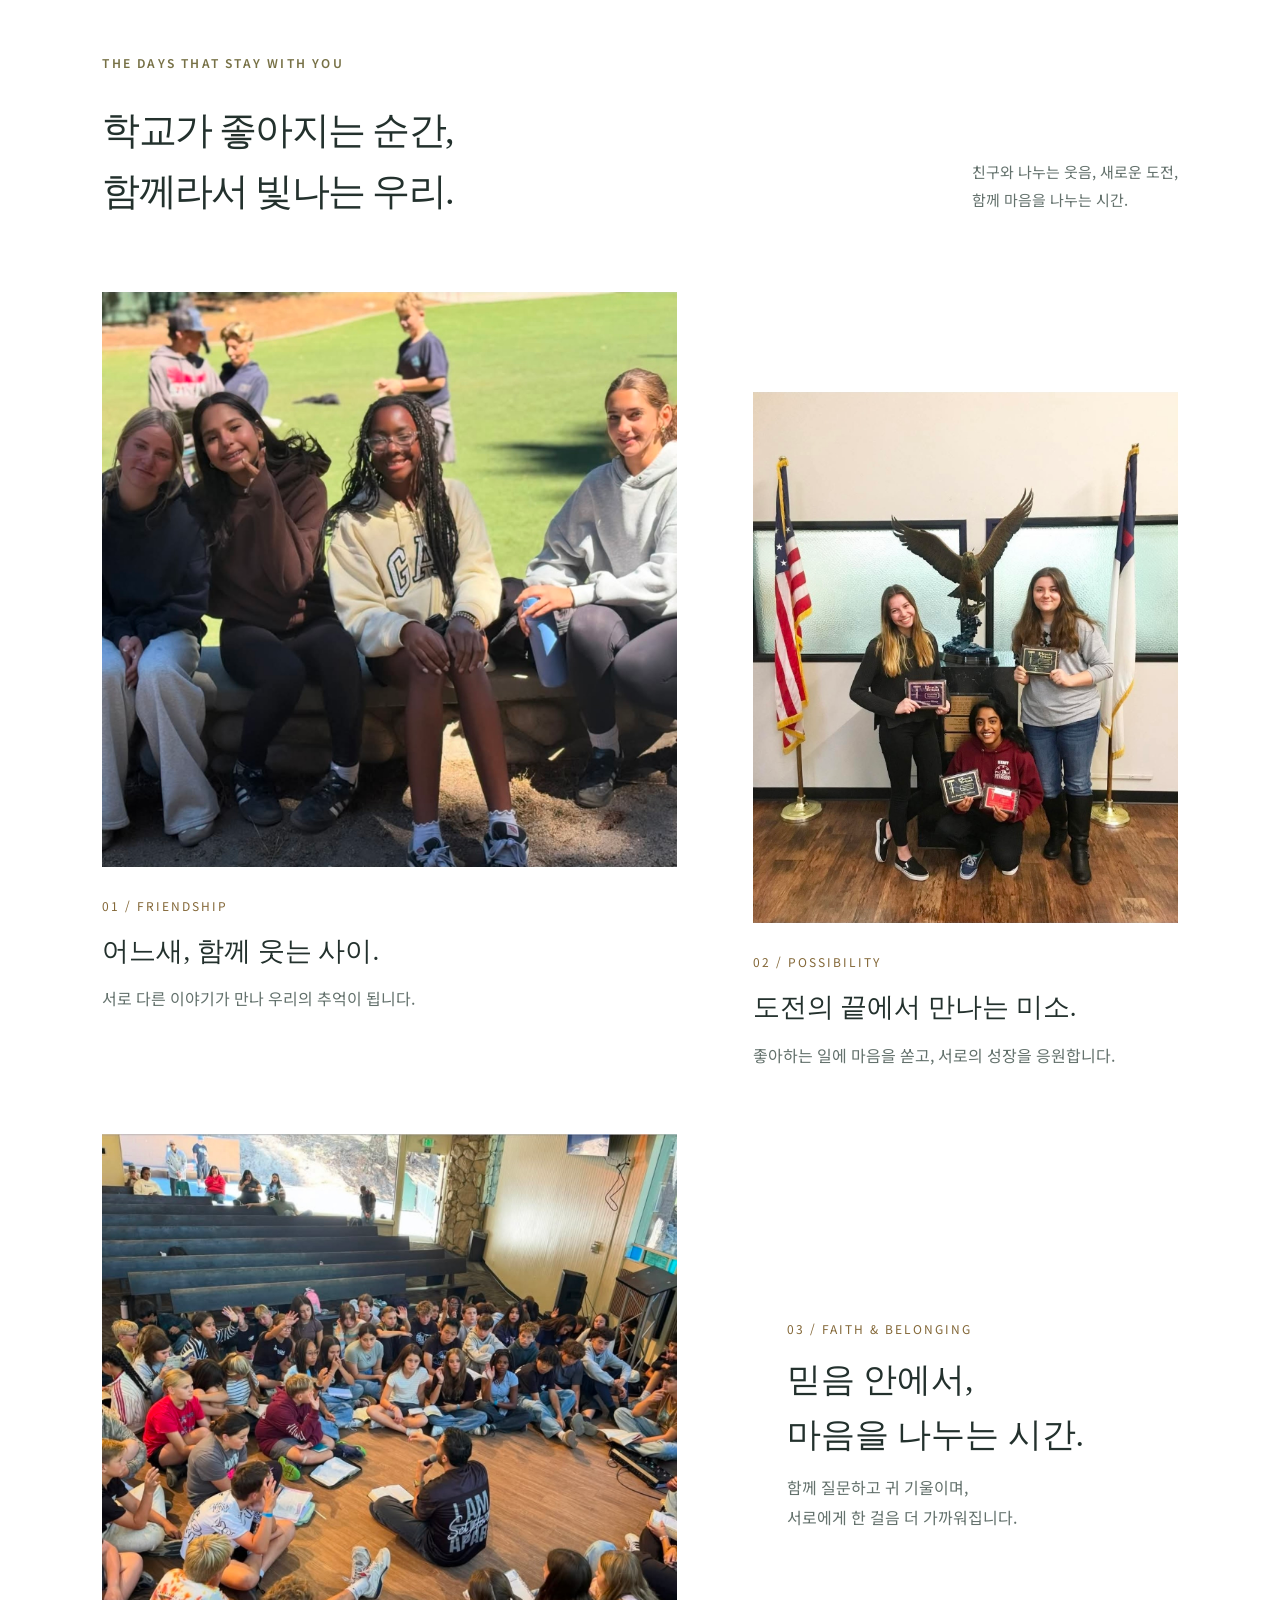
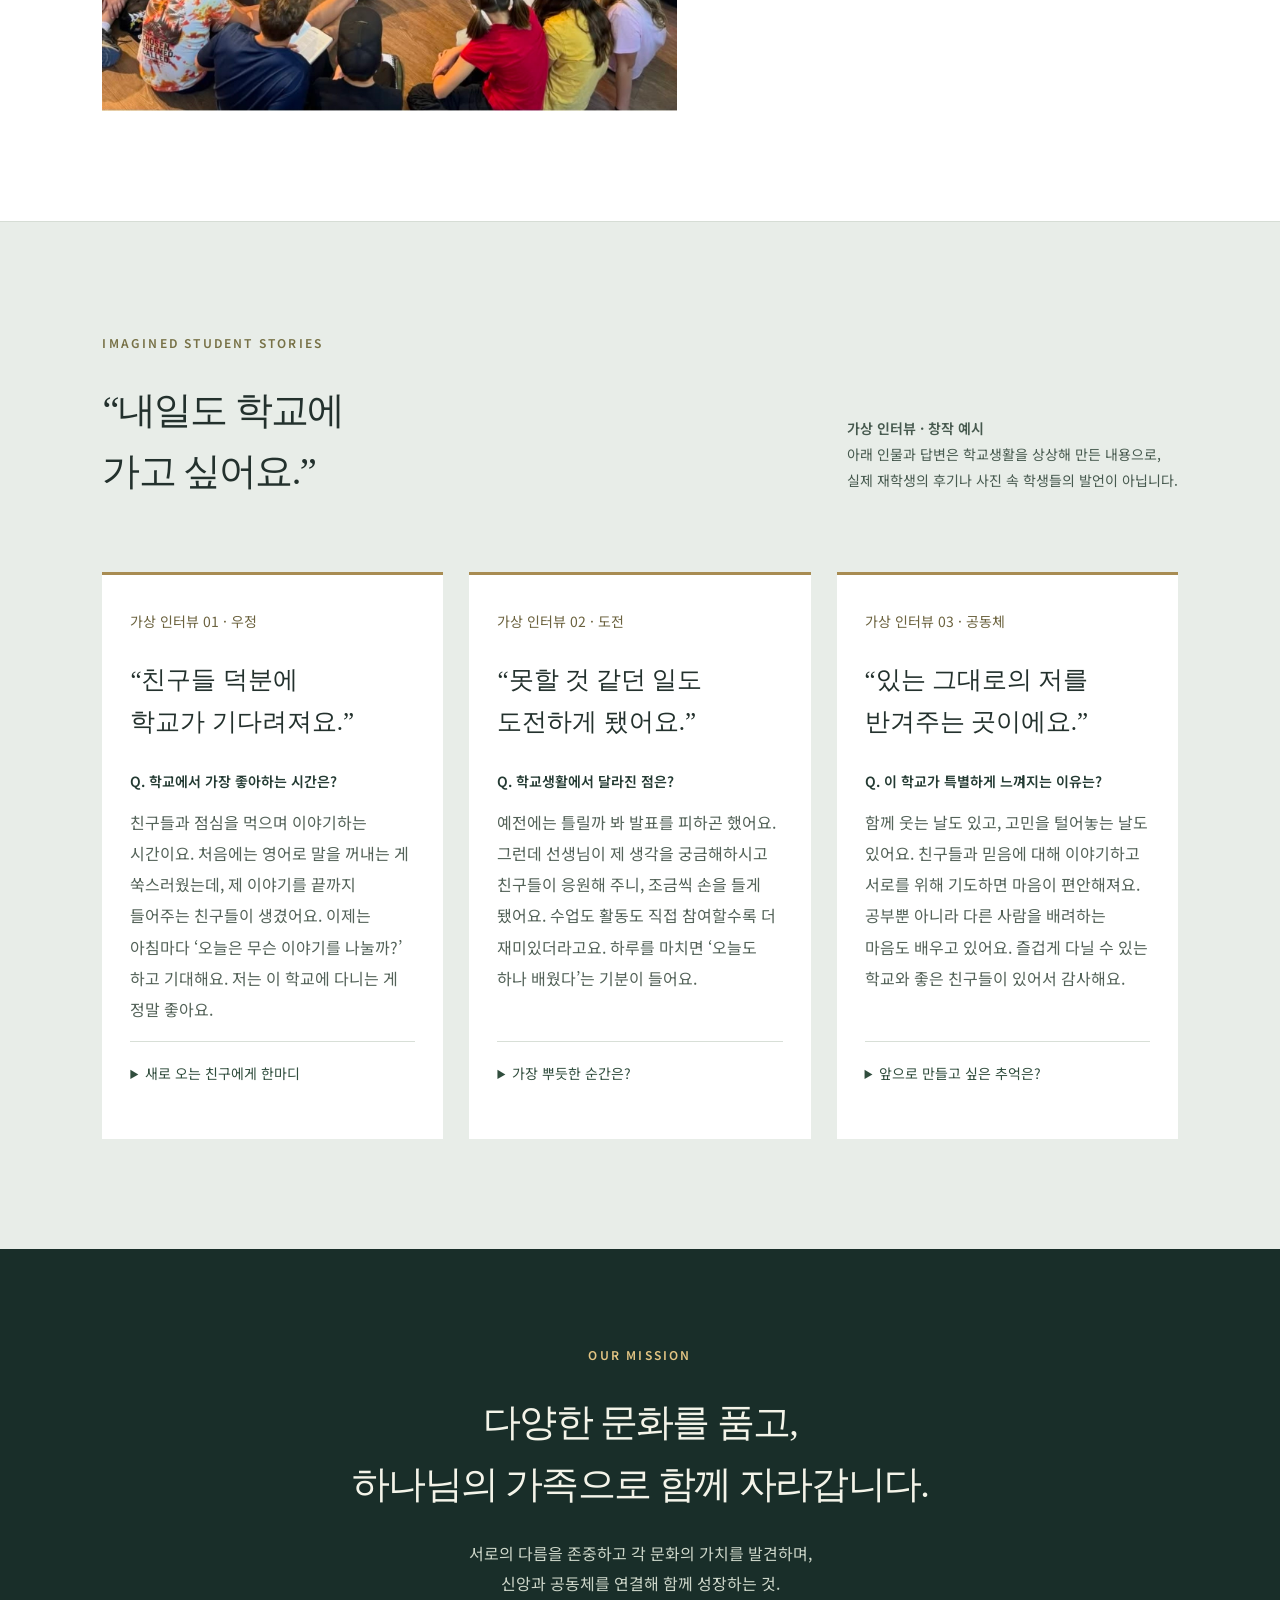
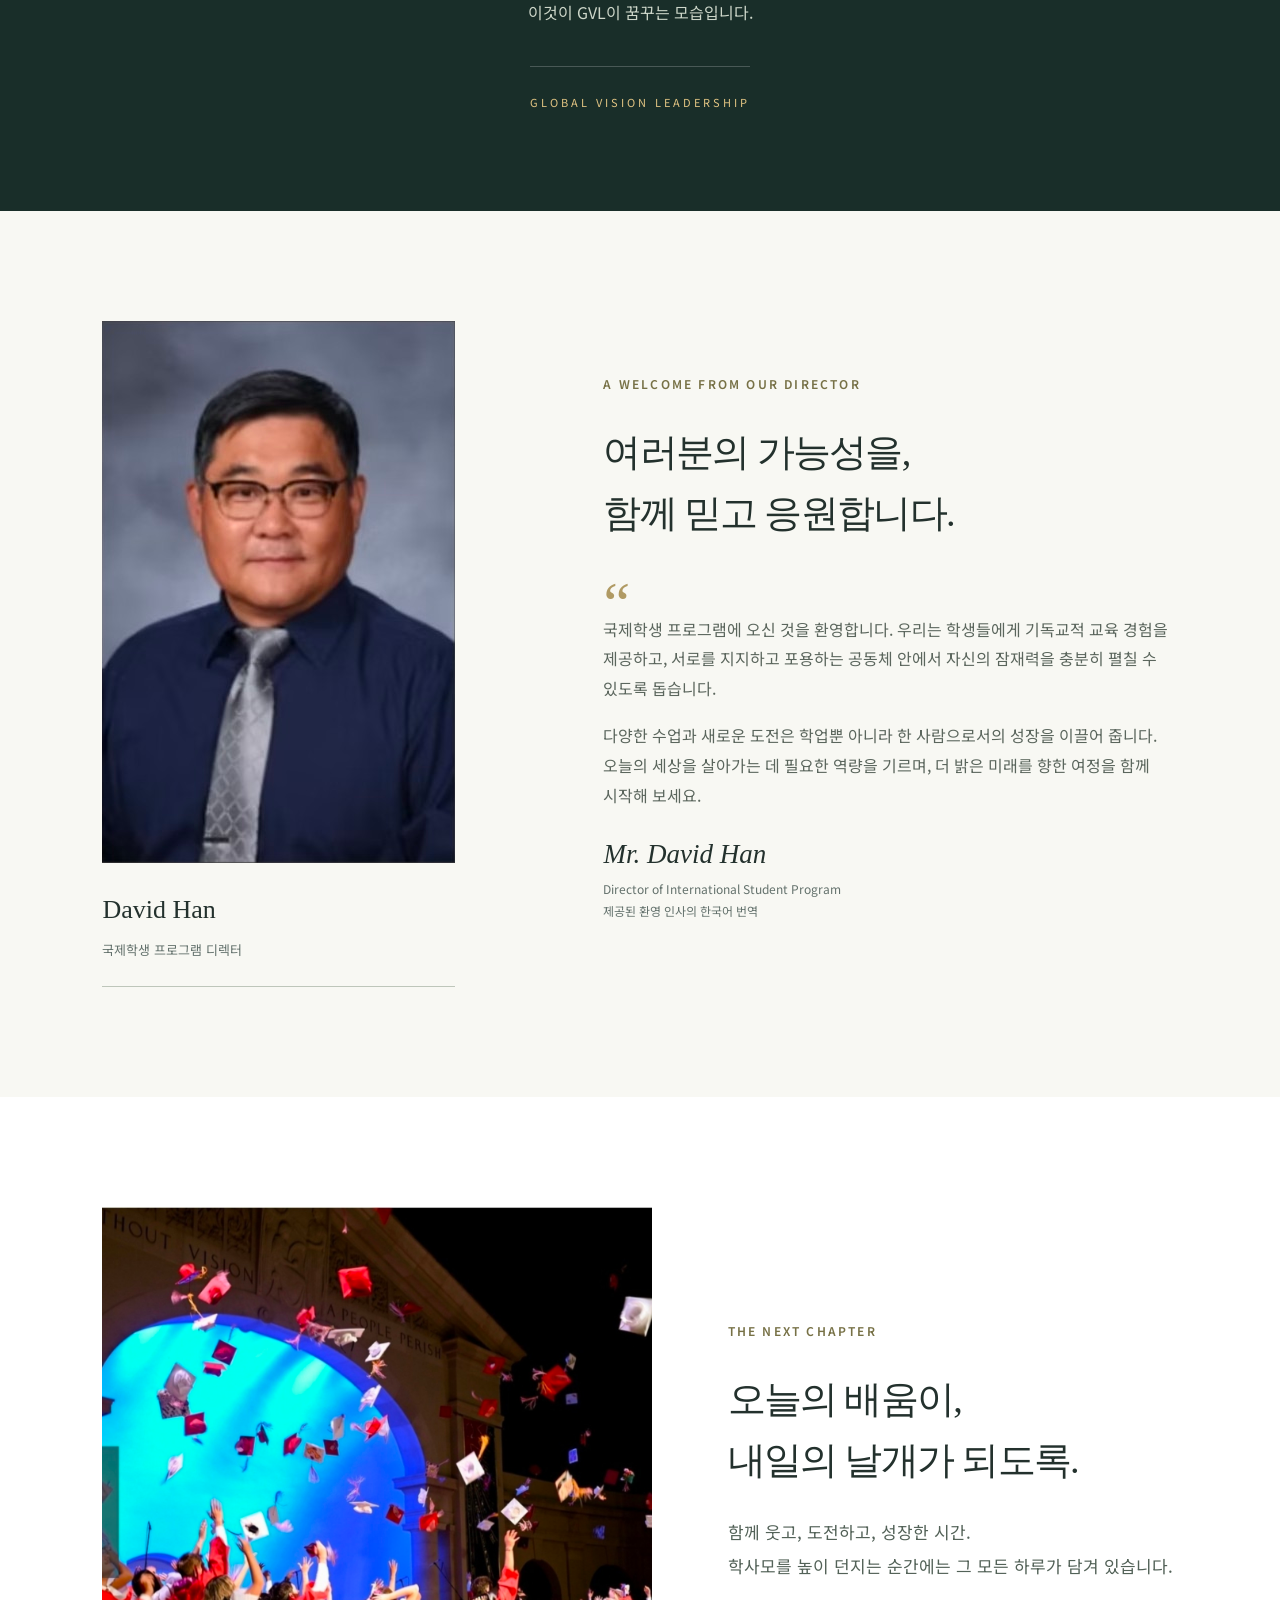
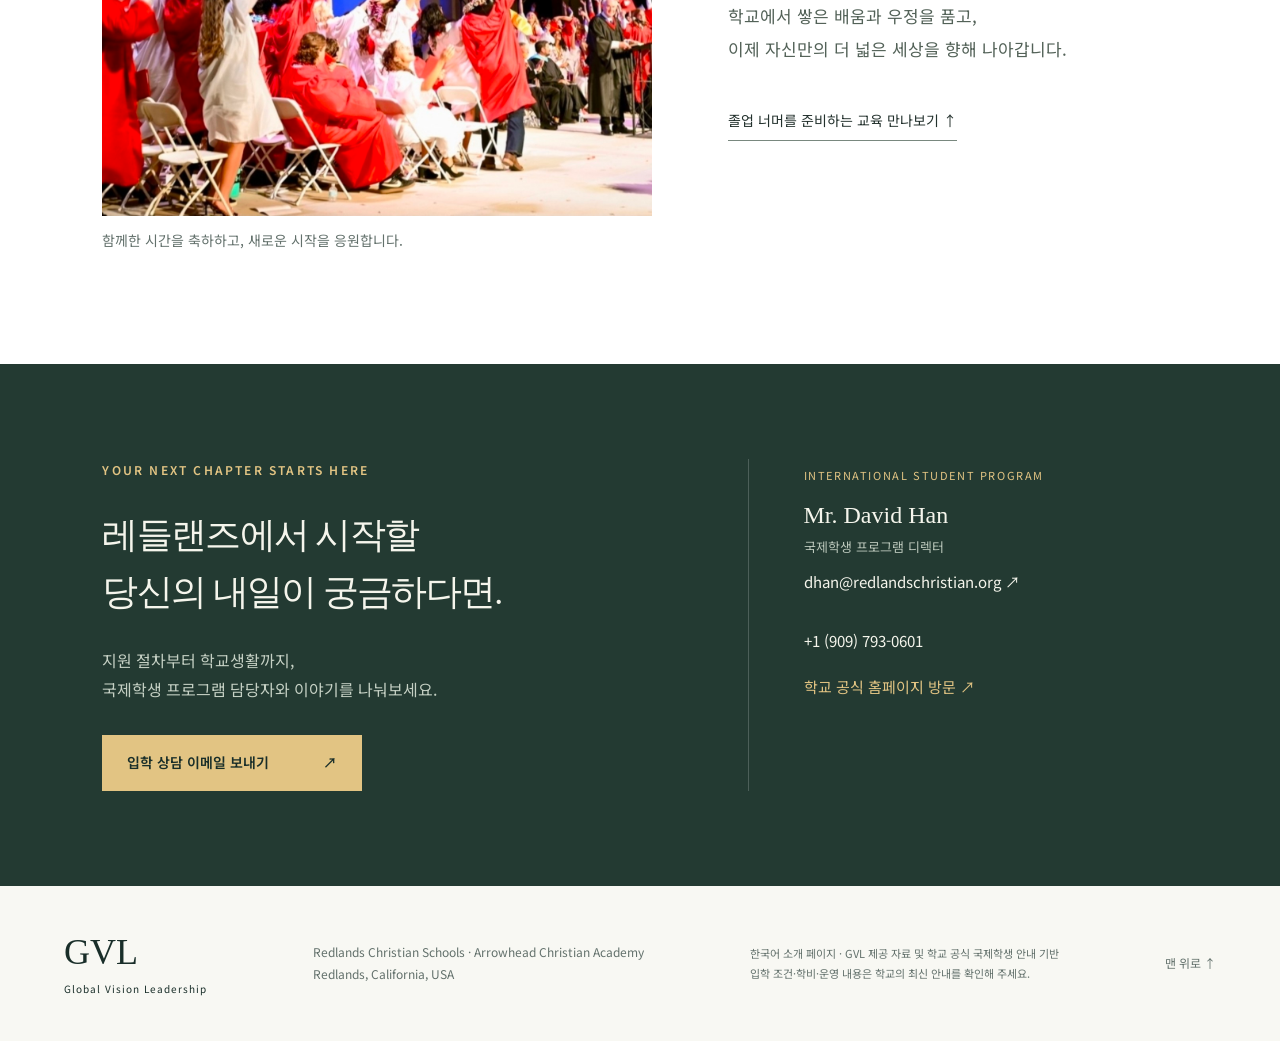
<file: ko.html>
<!doctype html>
<html lang="ko"><head><meta charset="utf-8"><meta name="viewport" content="width=device-width,initial-scale=1"><meta name="theme-color" content="#192e29"><meta name="description" content="레들랜즈 크리스찬 스쿨의 Global Vision Leadership. 신앙, 문화, 배움으로 연결되는 국제학생 공동체를 만나보세요."><title>GVL — 세상을 향한 배움, 함께하는 성장</title><link rel="stylesheet" href="style.css"><link rel="preconnect" href="https://fonts.googleapis.com"><link rel="preconnect" href="https://fonts.gstatic.com" crossorigin><link href="https://fonts.googleapis.com/css2?family=Noto+Sans+KR:wght@400;500;600;700&family=Noto+Serif+KR:wght@400;500;600&display=swap" rel="stylesheet"><style>.school-profile{background:#fff}.school-lead{max-width:820px;font-size:18px;line-height:1.9;color:#536258}.school-grid{display:grid;grid-template-columns:repeat(2,minmax(0,1fr));gap:36px 60px;margin-top:44px}.school-grid article{border-top:1px solid #bac6b9;padding-top:26px}.school-grid article>span{font-size:12px;letter-spacing:2px;color:#806739}.school-grid h3{font-family:'Noto Serif KR',serif;font-size:25px;font-weight:500;margin:17px 0}.school-grid p{font-size:16px;color:#536258}.school-source{font-size:14px;color:#63716c;margin:38px 0 0}.school-profile .text-link{margin-top:0}@media(max-width:620px){.school-grid{grid-template-columns:1fr;gap:28px}.school-lead{font-size:16px}.school-grid h3{font-size:23px}}</style><style>.graduation{display:grid;grid-template-columns:1.1fr .9fr;align-items:center;gap:7%;background:#fff}.graduation figure{margin:0}.graduation img{display:block;width:100%;height:auto}.graduation figcaption{font-size:14px;color:#63716c;margin-top:12px}.graduation-copy>p:not(.eyebrow){color:#536258;font-size:17px;line-height:1.95}.graduation .text-link{margin-top:20px}@media(max-width:620px){.graduation{grid-template-columns:1fr;gap:32px}.graduation-copy>p:not(.eyebrow){font-size:16px}}</style><style>.festival{background:#192e29;color:#f8f8f3}.festival .eyebrow{color:#e2c483}.festival-intro{max-width:800px;font-size:18px;color:#d4ded5}.festival figure{margin:0}.festival img{display:block;width:100%;height:auto}.festival-wide{margin:38px 0!important}.festival figcaption{font-size:14px;color:#d4ded5;padding-top:12px}.festival-bottom{display:grid;grid-template-columns:1fr 1fr;gap:6%;align-items:start}.festival-bottom h3{font-family:'Noto Serif KR',serif;font-size:27px;font-weight:500;margin:26px 0 14px}.festival-bottom p{color:#d4ded5;font-size:16px}.festival-news{margin-top:30px;border-top:1px solid #ffffff40;padding-top:24px}.festival-news summary{cursor:pointer;font-size:16px;padding:10px 0;color:#e2c483}.festival-news img{margin-top:18px}.festival a:focus-visible,.festival summary:focus-visible{outline:3px solid #e2c483;outline-offset:5px}@media(max-width:620px){.festival-bottom{grid-template-columns:1fr;gap:30px}.festival-intro{font-size:16px}.festival-bottom h3{font-size:24px}}</style><style>
.language-picker{position:relative;margin-left:20px;flex-shrink:0;font-size:14px;line-height:1.5}
.language-picker summary{cursor:pointer;min-height:44px;display:flex;align-items:center;gap:12px;padding:10px 14px;border:1px solid #bac4bb;border-radius:3px;list-style:none;white-space:nowrap}
.language-picker summary::-webkit-details-marker{display:none}.language-picker summary:after{content:"▾";font-size:12px}
.language-picker summary:focus-visible,.language-picker a:focus-visible{outline:3px solid #977036;outline-offset:3px}
.language-options{position:absolute;right:0;top:calc(100% + 8px);width:185px;background:#f8f8f3;border:1px solid #bac4bb;box-shadow:0 12px 30px #192e2920;padding:8px;z-index:30}
.language-options a{display:flex;align-items:center;min-height:44px;padding:10px 12px;border-radius:2px;line-height:1.5}
.language-options a:hover,.language-options a[aria-current]{background:#e5eadd;color:#192e29}.language-options a[aria-current]{font-weight:700}
@media(max-width:620px){.language-picker{margin:0 14px 0 8px;font-size:13px}.language-picker summary{padding:9px 11px}.language-options{right:0}}
</style><link rel="alternate" hreflang="ko" href="https://gvl-redlands.vercel.app/ko.html"><link rel="alternate" hreflang="en" href="https://gvl-redlands.vercel.app/"><link rel="alternate" hreflang="zh-CN" href="https://gvl-redlands.vercel.app/zh.html"><link rel="alternate" hreflang="vi" href="https://gvl-redlands.vercel.app/vi.html"><link rel="alternate" hreflang="hi" href="https://gvl-redlands.vercel.app/hi.html"><link rel="alternate" hreflang="ja" href="https://gvl-redlands.vercel.app/ja.html"><link rel="alternate" hreflang="x-default" href="https://gvl-redlands.vercel.app/"></head>
<body><a class="skip" href="#main">본문으로 이동</a><header><a class="brand" href="#" aria-label="GVL 홈"><b>GVL<span>✦</span></b><span>GLOBAL VISION LEADERSHIP<br><small>REDLANDS CHRISTIAN SCHOOLS</small></span></a><nav aria-label="주 메뉴"><a href="#about">GVL 소개</a><a href="#life">배움과 일상</a><a href="#stories">학생 이야기</a><a href="#welcome">환영 인사</a><a class="nav-cta" href="#contact">입학 문의 ↗</a></nav><details class="language-picker"><summary aria-label="언어 선택">한국어</summary><div class="language-options"><a href="ko.html" lang="ko" hreflang="ko" aria-current="page">한국어</a><a href="index.html" lang="en" hreflang="en">English</a><a href="zh.html" lang="zh-CN" hreflang="zh-CN">中文（简体）</a><a href="vi.html" lang="vi" hreflang="vi">Tiếng Việt</a><a href="hi.html" lang="hi" hreflang="hi">हिन्दी</a><a href="ja.html" lang="ja" hreflang="ja">日本語</a></div></details><button class="menu" aria-label="메뉴 열기" aria-expanded="false">☰</button></header>
<main id="main"><section class="hero"><div class="hero-image" role="img" aria-label="레들랜즈 크리스찬 스쿨 학생들의 학교생활"></div><div class="hero-shade"></div><div class="hero-content"><p class="eyebrow light">CALIFORNIA, REDLANDS · INTERNATIONAL COMMUNITY</p><h1>더 넓은 세상에서,<br>나답게 자라는 시간.</h1><p class="hero-copy">서로 다른 문화가 만나 친구가 되고,<br>신앙 위에 배움이 쌓여 내일의 가능성이 됩니다.<br>레들랜즈의 GVL에서, 여러분의 이야기를 시작하세요.</p><a class="button gold" href="#about">GVL 만나보기 <span>↓</span></a></div><div class="hero-bottom"><span>Global Vision Leadership</span><span>믿음으로 연결되고, 세상을 향해 성장합니다.</span><span>01 — OUR COMMUNITY</span></div></section>
<section id="about" class="intro section"><div><p class="eyebrow">A PLACE TO BELONG</p><h2>국경을 넘어 만나는<br>우리의 공동체.</h2></div><div class="intro-text"><p class="lead">새로운 나라에서의 시작이<br>혼자가 아닌, 함께하는 여정이 되도록.</p><p>GVL(Global Vision Leadership)은 레들랜즈 크리스찬 스쿨 고등부, Arrowhead Christian Academy와 함께하는 공동체입니다. 서로 다른 배경을 가진 학생들이 각자의 문화를 나누고, 기독교 신앙 안에서 함께 성장하는 것을 지향합니다.</p><p>다양성을 존중하는 마음, 서로를 이해하는 시선, 그리고 다른 사람에게 좋은 영향을 주려는 용기. GVL이 소중하게 생각하는 가치입니다.</p><a class="text-link" href="https://www.acarcsinternational.com/" target="_blank" rel="noopener">학교 국제학생 프로그램 공식 안내 ↗</a></div></section>
<section class="values"><div class="value"><span class="number">01 / GLOBAL</span><h3>다름을 만나,<br>세상을 넓히다.</h3><p>다양한 문화와 생각을 존중하며, 교실을 넘어 세상을 바라보는 시선을 키웁니다.</p></div><div class="value"><span class="number">02 / VISION</span><h3>믿음 위에,<br>내일을 그리다.</h3><p>기독교적 가치 안에서 나의 가능성을 발견하고, 배움과 삶의 방향을 함께 찾아갑니다.</p></div><div class="value"><span class="number">03 / LEADERSHIP</span><h3>함께 성장하며,<br>선한 영향을 전하다.</h3><p>작은 배려와 협력에서 시작해 공동체를 섬기는 리더의 마음을 배워갑니다.</p></div></section>
<section id="school" class="section school-profile" aria-labelledby="school-title"><p class="eyebrow">MEET THE SCHOOL · GRADES 9–12</p><h2 id="school-title">믿음 위에 쌓는 배움,<br>졸업 너머로 이어지는 가능성.</h2><p class="school-lead">Arrowhead Christian Academy Upper School은 캘리포니아 레들랜즈에 위치한 Redlands Christian Schools의 9–12학년 고등학교입니다. 기독교적 세계관을 바탕으로 학업과 인격의 성장을 함께 추구합니다.</p><div class="school-grid"><article><span>01 / ACADEMICS</span><h3>더 깊이 배우는 수업</h3><p>AP·Honors 과정과 프로그래밍·공학·창업 등 선택과목을 통해 관심 분야를 탐색합니다.</p><a class="text-link" href="https://www.redlandschristian.org/aca-upper-school/upper-school-overview" target="_blank" rel="noopener">교육과정 안내 ↗</a></article><article><span>02 / COLLEGE &amp; CAREER</span><h3>나에게 맞는 진학 계획</h3><p>Academic Services는 학업과 진로, 개인·사회적 성장을 상담합니다. Colorado Christian University 연계 과목으로 대학 학점 취득도 가능하며, 인정 여부는 지원 대학의 기준에 따릅니다.</p><a class="text-link" href="https://www.redlandschristian.org/aca-upper-school/academic-services" target="_blank" rel="noopener">학업·진학 지원 ↗</a></article><article><span>03 / DISTINCTIVES</span><h3>관심을 경험으로 바꾸다</h3><p>선택형 특화 과정은 STEM, 운동과학, 시각·공연예술, 저널리즘, 글로벌 스터디의 다섯 분야입니다. 심화 수업에 현장 경험과 포트폴리오를 더하고, 이수 성과를 졸업 시 인정합니다.</p><a class="text-link" href="https://www.redlandschristian.org/aca-upper-school/aca-distinctives" target="_blank" rel="noopener">특화 과정 살펴보기 ↗</a></article><article><span>04 / FAITH &amp; LIFE</span><h3>교실 밖에서도 자라는 마음</h3><p>성경 수업과 매주 채플, 수련회로 신앙을 나누고, 미술·음악·연극과 테니스·골프·수영 등으로 학교생활을 넓힙니다.</p><a class="text-link" href="https://www.redlandschristian.org/aca-upper-school/upper-school-overview" target="_blank" rel="noopener">학교생활 안내 ↗</a></article></div><p class="school-source">학교 공식 안내 기준 · 2026년 9월 확인. 과목 개설과 활동은 해마다 달라질 수 있으며, 수강·참여 조건은 학교에 확인해 주세요.</p></section>
<section id="life" class="section life"><div class="section-top"><div><p class="eyebrow">LEARN. CONNECT. GROW.</p><h2>배움도, 우정도.<br>당신의 세계가 넓어집니다.</h2></div><p>레들랜즈 크리스찬 스쿨의 국제학생 프로그램은<br>학생의 학업과 일상에 함께합니다.</p></div><div class="life-layout"><figure class="life-photo"><img src="assets/campus-community.jpg" alt="캠퍼스 잔디밭에 함께 모인 학생들" loading="lazy"><figcaption class="photo-caption">서로를 만나고, 함께하는 캠퍼스의 하루</figcaption></figure><div class="life-list"><article><span>01</span><div><h3>새로운 언어, 더 깊어지는 배움</h3><p>학교의 ESL 프로그램과 학생을 위한 지원을 통해 새로운 학습 환경에 적응하고, 배움에 도전합니다.</p></div></article><article><span>02</span><div><h3>관심사가 우정이 되는 학교생활</h3><p>밴드, 합창, 스포츠, 이어북과 봉사 동아리 등 다양한 학교 활동에서 자신의 관심사를 발견하고 친구들과 연결됩니다.</p></div></article><article><span>03</span><div><h3>학교 밖에서도 이어지는 돌봄</h3><p>학교와 연결된 기독교 호스트 가정에서 일상을 나누며, 새로운 문화와 생활을 경험할 수 있습니다.</p></div></article><p class="fine">활동 참여 조건과 홈스테이 배정 등 자세한 사항은 국제학생 프로그램 담당자에게 확인해 주세요.</p></div></div><div class="student-gallery"><figure><a href="assets/football-team.jpg" target="_blank" aria-label="풋볼 팀 사진 크게 보기"><img src="assets/football-team.jpg" alt="붉은 유니폼을 입은 풋볼 선수들과 코치들의 단체 사진" loading="lazy" width="1536" height="971"></a><figcaption><span>TEAM SPIRIT</span><h3>함께 뛰며 배우는 팀워크</h3><p>같은 목표를 향해 나아가는 순간, 우리는 한 팀이 됩니다.</p></figcaption></figure><figure><a href="assets/outdoor-activities.jpg" target="_blank" aria-label="야외 활동 사진 크게 보기"><img src="assets/outdoor-activities.jpg" alt="잔디밭에서 함께 공을 쫓으며 야외 활동을 하는 학생들" loading="lazy" width="1536" height="1152"></a><figcaption><span>LIFE TOGETHER</span><h3>웃음과 활기로 채워지는 하루</h3><p>함께 뛰고 어울리는 일상 속에서 우정이 자라납니다.</p></figcaption></figure></div></section>
<section id="festival" class="section festival" aria-labelledby="festival-title"><p class="eyebrow">INTERNATIONAL FESTIVAL · INTERNATIONAL DAY</p><h2 id="festival-title">친구의 문화를 만나는 날,<br>우리의 세상이 넓어집니다.</h2><p class="festival-intro">인터내셔널 페스티벌에서는 학생들이 각 나라의 음식과 전통 의상, 발표와 공연을 통해 문화를 나눕니다. 친구의 이야기를 듣고 직접 경험하며, 서로의 다름을 이해하고 존중하는 법을 배웁니다.</p><figure class="festival-wide"><a href="assets/festival-booths.jpg" target="_blank" rel="noopener" aria-label="국제 문화 부스 사진 크게 보기"><img src="assets/festival-booths.jpg" alt="여러 나라의 국기와 음식으로 꾸민 문화 부스에서 학생들이 이야기를 나누는 모습" loading="lazy"></a><figcaption>음식을 맛보고, 질문을 나누며 서로의 문화를 알아가는 시간.</figcaption></figure><div class="festival-bottom"><figure><a href="assets/festival-cultures.jpg" target="_blank" rel="noopener" aria-label="문화 소개 의상 사진 크게 보기"><img src="assets/festival-cultures.jpg" alt="문화 행사에서 다채로운 의상을 입고 함께 사진을 찍는 두 학생" loading="lazy"></a><figcaption>다양한 의상과 표현 속에 담긴 문화의 이야기를 만납니다.</figcaption></figure><div><p class="eyebrow">SHARE YOUR CULTURE. DISCOVER THEIRS.</p><h3>내 문화를 소개하고,<br>친구의 세계를 배우다.</h3><p>국가별 부스는 학생들이 서로에게 배움의 안내자가 되는 공간입니다. 익숙한 음식을 친구에게 소개하고, 낯선 전통에 대해 질문하면서 교실 밖의 배움과 새로운 대화가 시작됩니다.</p><h3>음식, 공연, 그리고 함께하는 예배</h3><p>2026년 3월 6일 국제학생 프로그램 뉴스레터는 International Day 행사 주간의 문화 부스, 공연, 국제 채플을 소개합니다. 가나·나이지리아 문화 소개와 멕시코 부스 활동처럼, 학생들이 준비한 음식과 발표가 학교 공동체를 연결합니다.</p><details class="festival-news"><summary>행사 뉴스레터 보기 · 2026.03.06</summary><a href="assets/festival-newsletter.jpg" target="_blank" rel="noopener" aria-label="뉴스레터 원본 크게 보기"><img src="assets/festival-newsletter.jpg" alt="국제 문화 부스와 채플, 멕시코 문화 소개를 담은 2026년 3월 6일 학교 국제학생 프로그램 뉴스레터" loading="lazy"></a><p>사진을 누르면 원본을 크게 볼 수 있습니다.</p></details></div></div></section>
<section class="section moments" aria-labelledby="moments-title"><div class="section-top"><div><p class="eyebrow">THE DAYS THAT STAY WITH YOU</p><h2 id="moments-title">학교가 좋아지는 순간,<br>함께라서 빛나는 우리.</h2></div><p>친구와 나누는 웃음, 새로운 도전,<br>함께 마음을 나누는 시간.</p></div><div class="moments-grid"><figure class="moment-friends"><a href="assets/student-friendships.jpg" target="_blank" rel="noopener" aria-label="친구들과 함께한 사진 크게 보기"><img src="assets/student-friendships.jpg" alt="햇살이 비치는 잔디밭 옆에서 함께 앉아 웃는 학생들" loading="lazy" width="1536" height="1536"></a><figcaption><span>01 / FRIENDSHIP</span><h3>어느새, 함께 웃는 사이.</h3><p>서로 다른 이야기가 만나 우리의 추억이 됩니다.</p></figcaption></figure><figure class="moment-achieve"><a href="assets/student-achievements.jpg" target="_blank" rel="noopener" aria-label="학생들의 기념사진 크게 보기"><img src="assets/student-achievements.jpg" alt="독수리 조형물 앞에서 상패를 들고 기념사진을 찍는 세 학생" loading="lazy" width="1229" height="1536"></a><figcaption><span>02 / POSSIBILITY</span><h3>도전의 끝에서 만나는 미소.</h3><p>좋아하는 일에 마음을 쏟고, 서로의 성장을 응원합니다.</p></figcaption></figure><figure class="moment-faith"><a href="assets/faith-community.jpeg" target="_blank" rel="noopener" aria-label="공동체 모임 사진 크게 보기"><img src="assets/faith-community.jpeg" alt="책을 펼쳐 들고 바닥에 둘러앉아 이야기를 나누는 학생들과 인솔자" loading="lazy" width="1532" height="1536"></a><figcaption><span>03 / FAITH &amp; BELONGING</span><h3>믿음 안에서,<br>마음을 나누는 시간.</h3><p>함께 질문하고 귀 기울이며,<br>서로에게 한 걸음 더 가까워집니다.</p></figcaption></figure></div></section>
<section id="stories" class="section stories" aria-labelledby="stories-title"><div class="section-top"><div><p class="eyebrow">IMAGINED STUDENT STORIES</p><h2 id="stories-title">“내일도 학교에<br>가고 싶어요.”</h2></div><p class="fiction-note"><strong>가상 인터뷰 · 창작 예시</strong><br>아래 인물과 답변은 학교생활을 상상해 만든 내용으로,<br>실제 재학생의 후기나 사진 속 학생들의 발언이 아닙니다.</p></div><div class="story-grid"><article class="story-card"><span class="story-label">가상 인터뷰 01 · 우정</span><h3>“친구들 덕분에<br>학교가 기다려져요.”</h3><p class="story-question">Q. 학교에서 가장 좋아하는 시간은?</p><p>친구들과 점심을 먹으며 이야기하는 시간이요. 처음에는 영어로 말을 꺼내는 게 쑥스러웠는데, 제 이야기를 끝까지 들어주는 친구들이 생겼어요. 이제는 아침마다 ‘오늘은 무슨 이야기를 나눌까?’ 하고 기대해요. 저는 이 학교에 다니는 게 정말 좋아요.</p><details><summary>새로 오는 친구에게 한마디</summary><p>처음부터 완벽하게 말하려고 하지 않아도 괜찮아요. 먼저 웃으며 인사해 보세요. 저도 그 작은 인사에서 우정이 시작됐거든요!</p></details></article><article class="story-card"><span class="story-label">가상 인터뷰 02 · 도전</span><h3>“못할 것 같던 일도<br>도전하게 됐어요.”</h3><p class="story-question">Q. 학교생활에서 달라진 점은?</p><p>예전에는 틀릴까 봐 발표를 피하곤 했어요. 그런데 선생님이 제 생각을 궁금해하시고 친구들이 응원해 주니, 조금씩 손을 들게 됐어요. 수업도 활동도 직접 참여할수록 더 재미있더라고요. 하루를 마치면 ‘오늘도 하나 배웠다’는 기분이 들어요.</p><details><summary>가장 뿌듯한 순간은?</summary><p>발표를 마치고 친구들과 웃으며 이야기를 나눴을 때요. 완벽한 발표는 아니었지만, 스스로 한 걸음 나아갔다는 게 정말 기뻤어요.</p></details></article><article class="story-card"><span class="story-label">가상 인터뷰 03 · 공동체</span><h3>“있는 그대로의 저를<br>반겨주는 곳이에요.”</h3><p class="story-question">Q. 이 학교가 특별하게 느껴지는 이유는?</p><p>함께 웃는 날도 있고, 고민을 털어놓는 날도 있어요. 친구들과 믿음에 대해 이야기하고 서로를 위해 기도하면 마음이 편안해져요. 공부뿐 아니라 다른 사람을 배려하는 마음도 배우고 있어요. 즐겁게 다닐 수 있는 학교와 좋은 친구들이 있어서 감사해요.</p><details><summary>앞으로 만들고 싶은 추억은?</summary><p>새로 온 친구에게 먼저 다가가 함께 어울리고 싶어요. 제가 느꼈던 따뜻함을 다른 친구에게도 전해 주고 싶거든요.</p></details></article></div></section>
<section class="mission"><p class="eyebrow light">OUR MISSION</p><h2>다양한 문화를 품고,<br>하나님의 가족으로 함께 자라갑니다.</h2><p>서로의 다름을 존중하고 각 문화의 가치를 발견하며,<br>신앙과 공동체를 연결해 함께 성장하는 것.<br>이것이 GVL이 꿈꾸는 모습입니다.</p><span class="mission-sign">GLOBAL VISION LEADERSHIP</span></section>
<section id="welcome" class="section welcome"><div class="portrait-wrap"><div class="portrait"><img src="assets/director-message.jpg" alt="국제학생 프로그램 디렉터 David Han" loading="lazy"></div><div class="portrait-label"><b>David Han</b><span>국제학생 프로그램 디렉터</span></div></div><div class="welcome-text"><p class="eyebrow">A WELCOME FROM OUR DIRECTOR</p><h2>여러분의 가능성을,<br>함께 믿고 응원합니다.</h2><div class="quote-mark">“</div><blockquote><p>국제학생 프로그램에 오신 것을 환영합니다. 우리는 학생들에게 기독교적 교육 경험을 제공하고, 서로를 지지하고 포용하는 공동체 안에서 자신의 잠재력을 충분히 펼칠 수 있도록 돕습니다.</p><p>다양한 수업과 새로운 도전은 학업뿐 아니라 한 사람으로서의 성장을 이끌어 줍니다. 오늘의 세상을 살아가는 데 필요한 역량을 기르며, 더 밝은 미래를 향한 여정을 함께 시작해 보세요.</p></blockquote><p class="signature">Mr. David Han</p><p class="fine">Director of International Student Program<br>제공된 환영 인사의 한국어 번역</p></div></section>
<section class="section graduation" aria-labelledby="graduation-title"><figure><a href="assets/graduation.jpg" target="_blank" rel="noopener" aria-label="졸업 사진 크게 보기"><img src="assets/graduation.jpg" alt="붉은색과 흰색 졸업 가운을 입은 졸업생들이 학사모를 공중으로 던지며 축하하는 모습" loading="lazy"></a><figcaption>함께한 시간을 축하하고, 새로운 시작을 응원합니다.</figcaption></figure><div class="graduation-copy"><p class="eyebrow">THE NEXT CHAPTER</p><h2 id="graduation-title">오늘의 배움이,<br>내일의 날개가 되도록.</h2><p>함께 웃고, 도전하고, 성장한 시간.<br>학사모를 높이 던지는 순간에는 그 모든 하루가 담겨 있습니다.</p><p>학교에서 쌓은 배움과 우정을 품고,<br>이제 자신만의 더 넓은 세상을 향해 나아갑니다.</p><a class="text-link" href="#school">졸업 너머를 준비하는 교육 만나보기 ↑</a></div></section>
<section id="contact" class="contact"><div><p class="eyebrow light">YOUR NEXT CHAPTER STARTS HERE</p><h2>레들랜즈에서 시작할<br>당신의 내일이 궁금하다면.</h2><p>지원 절차부터 학교생활까지,<br>국제학생 프로그램 담당자와 이야기를 나눠보세요.</p><a class="button gold" href="mailto:dhan@redlandschristian.org?subject=GVL%20%EA%B5%AD%EC%A0%9C%ED%95%99%EC%83%9D%20%EC%9E%85%ED%95%99%20%EB%AC%B8%EC%9D%98">입학 상담 이메일 보내기 <span>↗</span></a></div><div class="contact-details"><div><span>INTERNATIONAL STUDENT PROGRAM</span><h3>Mr. David Han</h3><p>국제학생 프로그램 디렉터</p><a href="mailto:dhan@redlandschristian.org">dhan@redlandschristian.org ↗</a></div><a class="phone" href="tel:+19097930601">+1 (909) 793-0601</a><a class="official" href="https://www.acarcsinternational.com/" target="_blank" rel="noopener">학교 공식 홈페이지 방문 ↗</a></div></section></main>
<footer><div class="footer-brand">GVL<span>Global Vision Leadership</span></div><p>Redlands Christian Schools · Arrowhead Christian Academy<br>Redlands, California, USA</p><small>한국어 소개 페이지 · GVL 제공 자료 및 학교 공식 국제학생 안내 기반<br>입학 조건·학비·운영 내용은 학교의 최신 안내를 확인해 주세요.</small><a href="#">맨 위로 ↑</a></footer><script>const button=document.querySelector('.menu'); const nav=document.querySelector('nav');button.addEventListener('click',()=>{const open=button.getAttribute('aria-expanded')!=='true';button.setAttribute('aria-expanded',String(open));button.setAttribute('aria-label',open?'메뉴 닫기':'메뉴 열기');nav.classList.toggle('open',open);});nav.querySelectorAll('a').forEach(a=>a.addEventListener('click',()=>{nav.classList.remove('open');button.setAttribute('aria-expanded','false');}));</script></body></html>
</file>
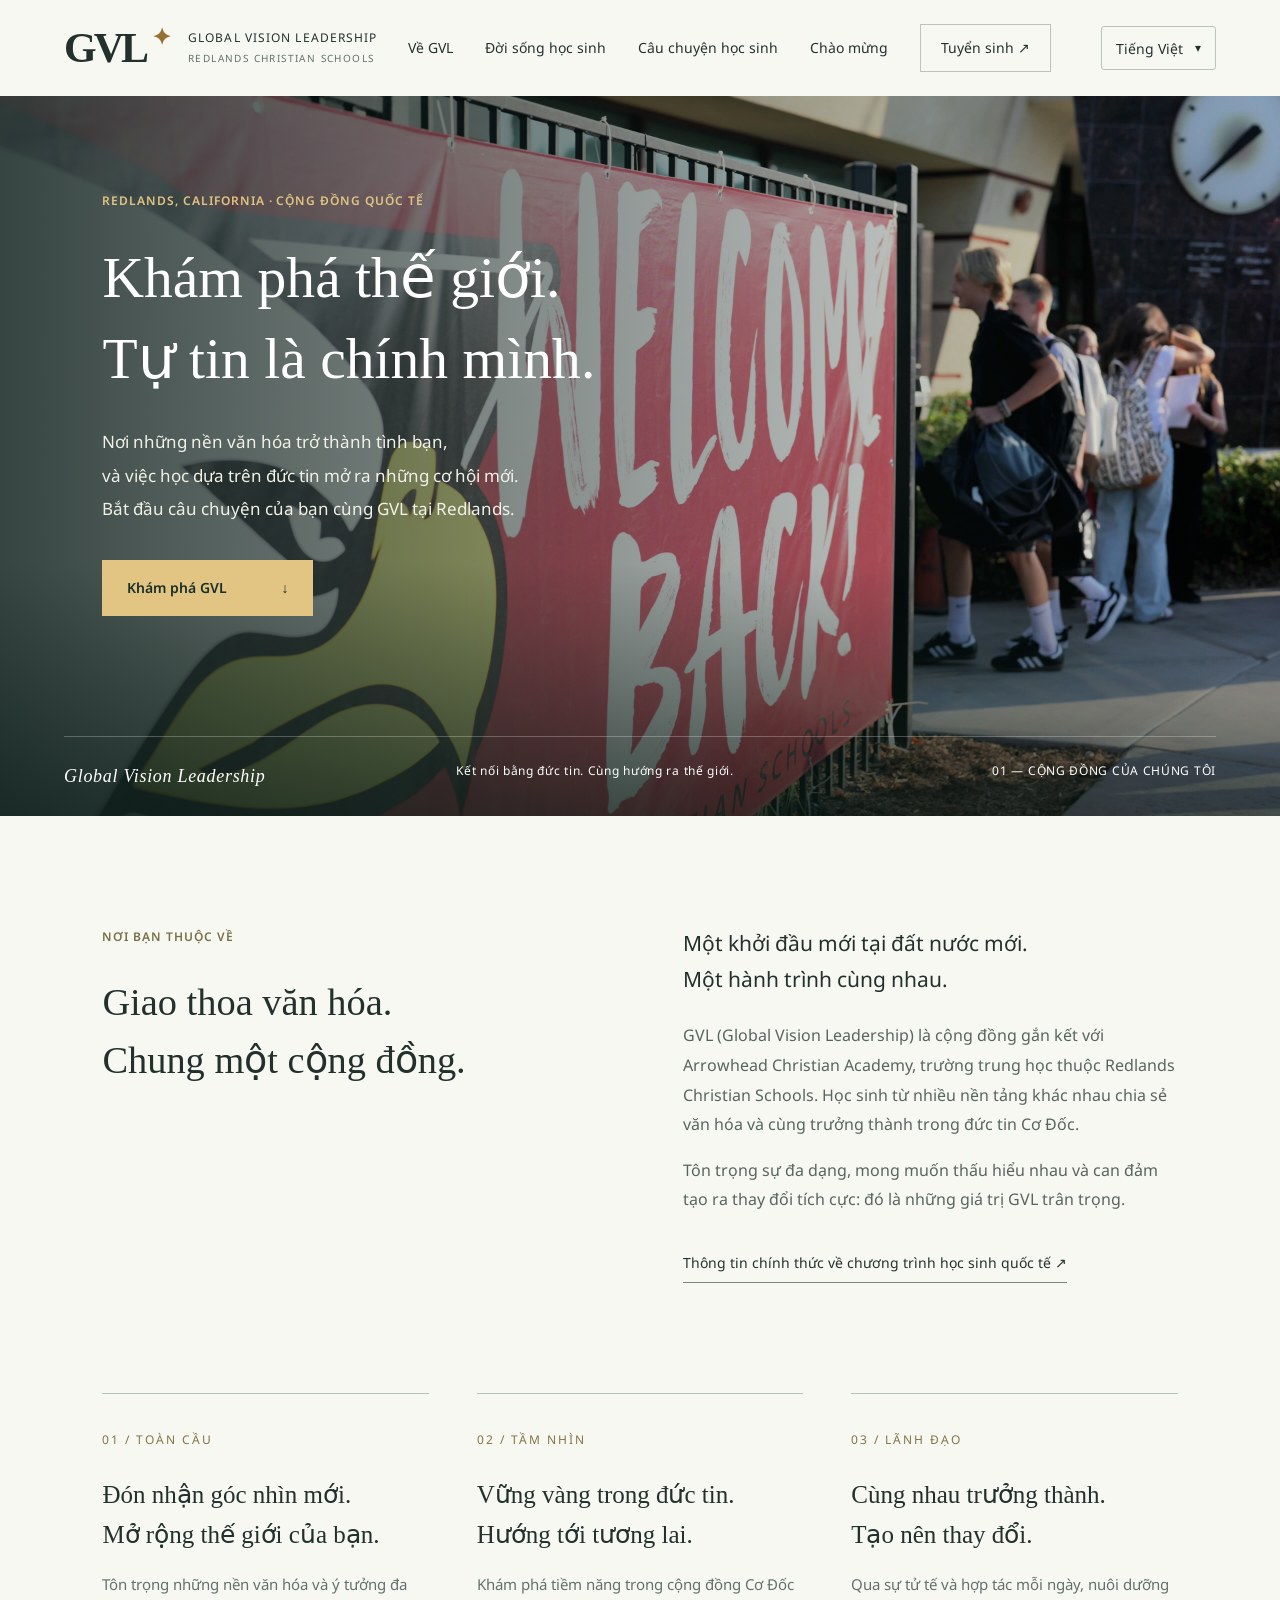
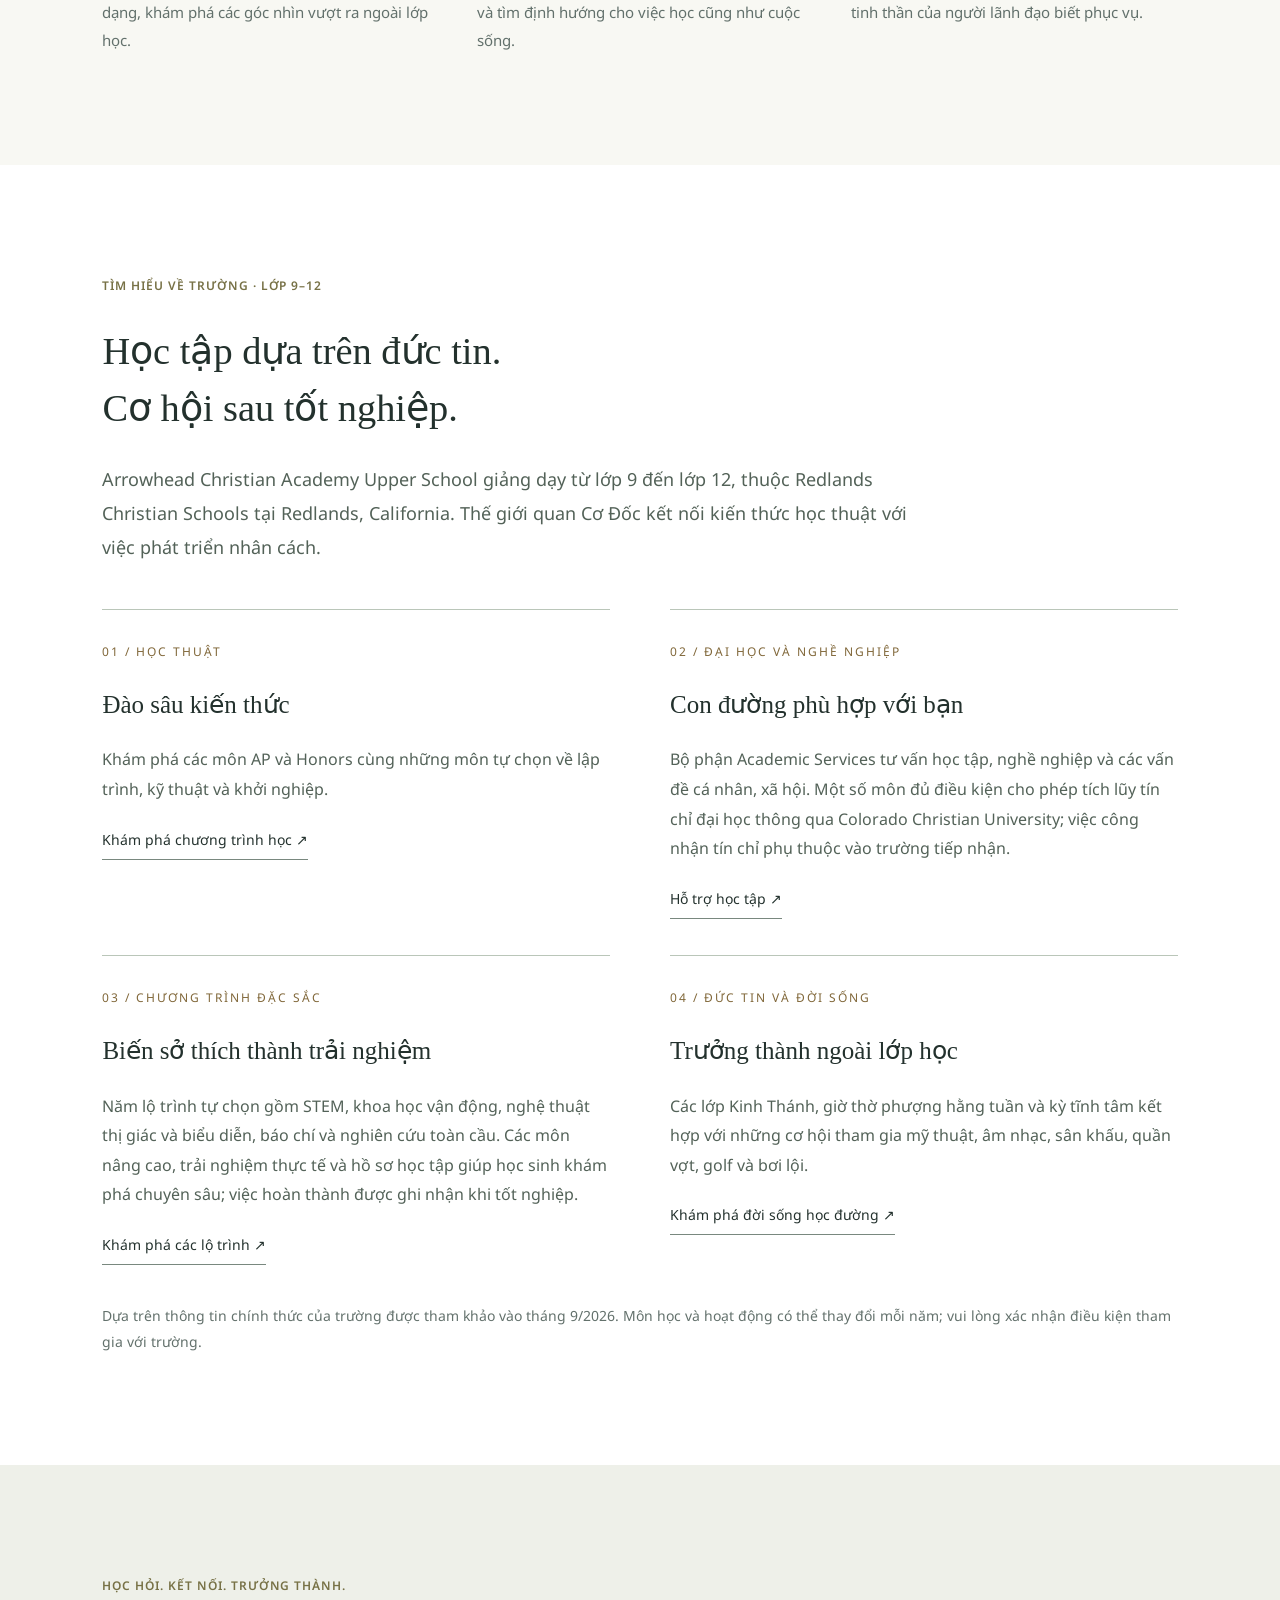
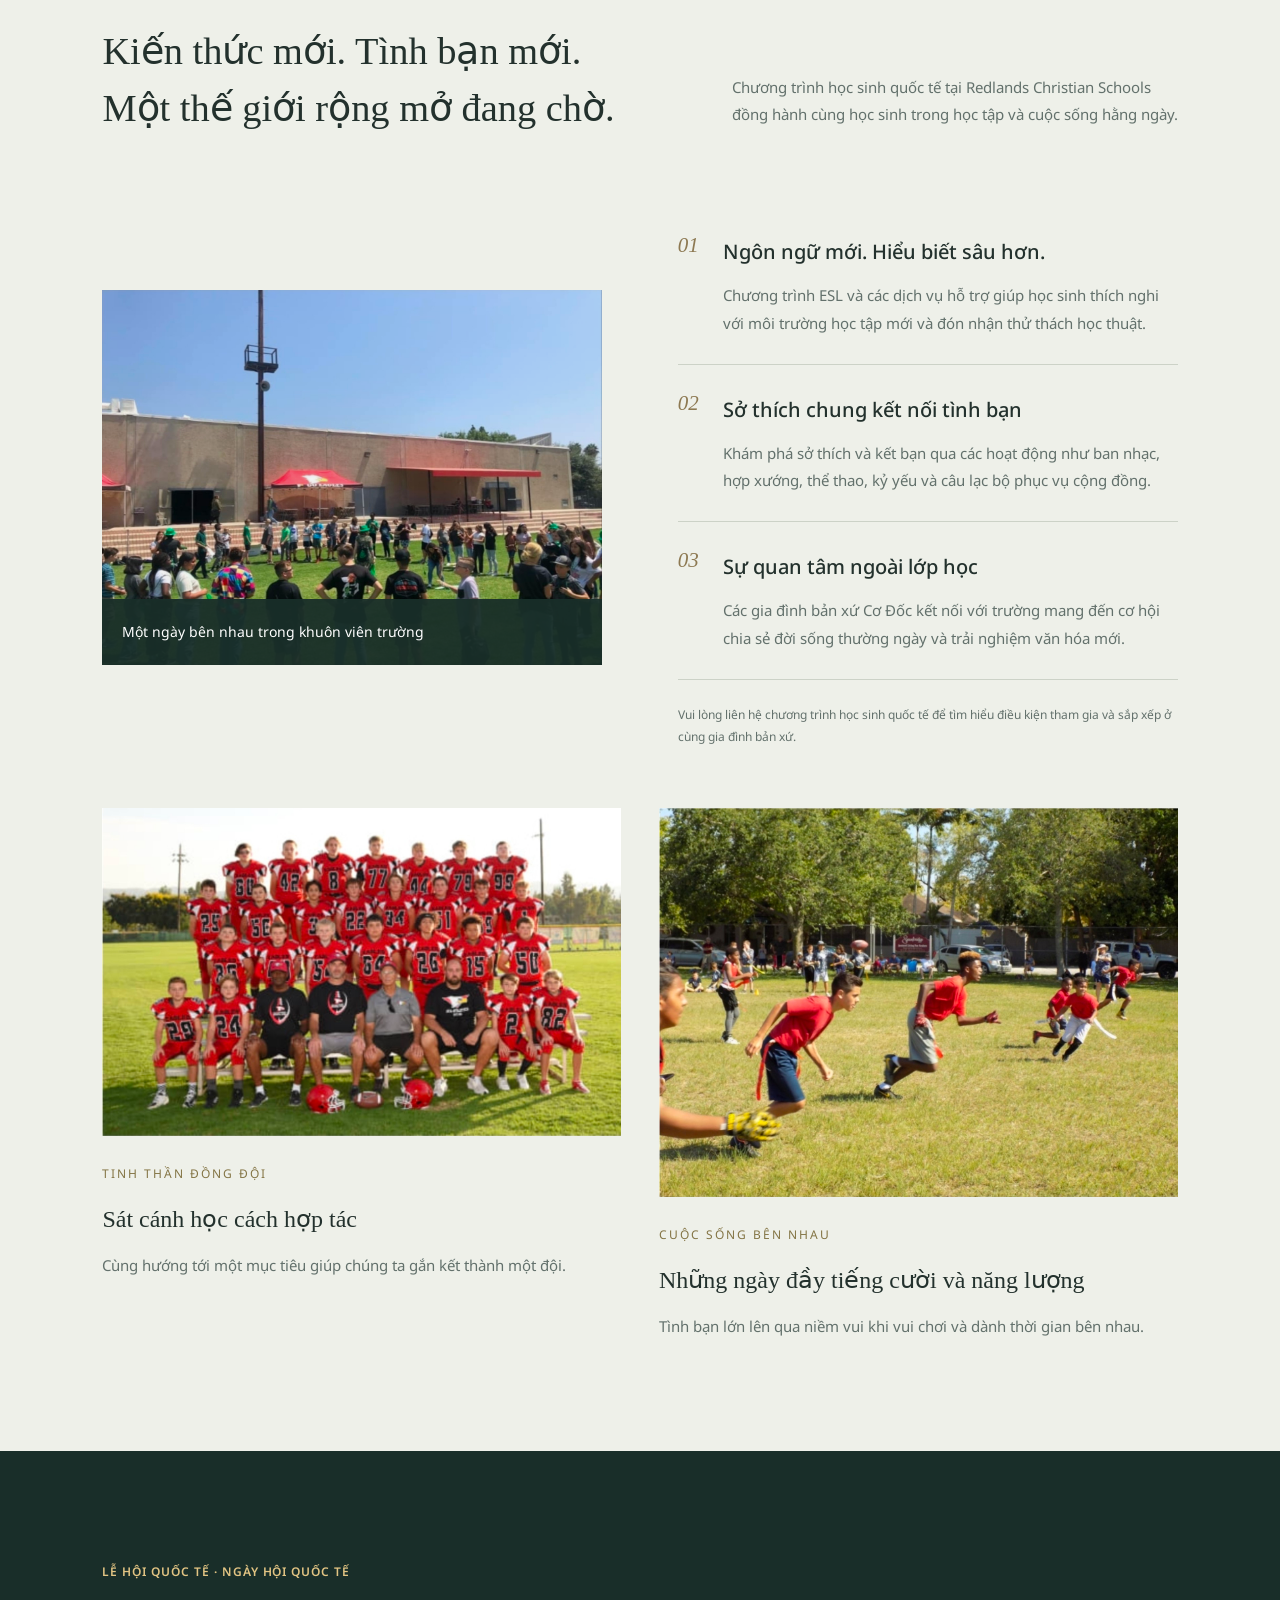
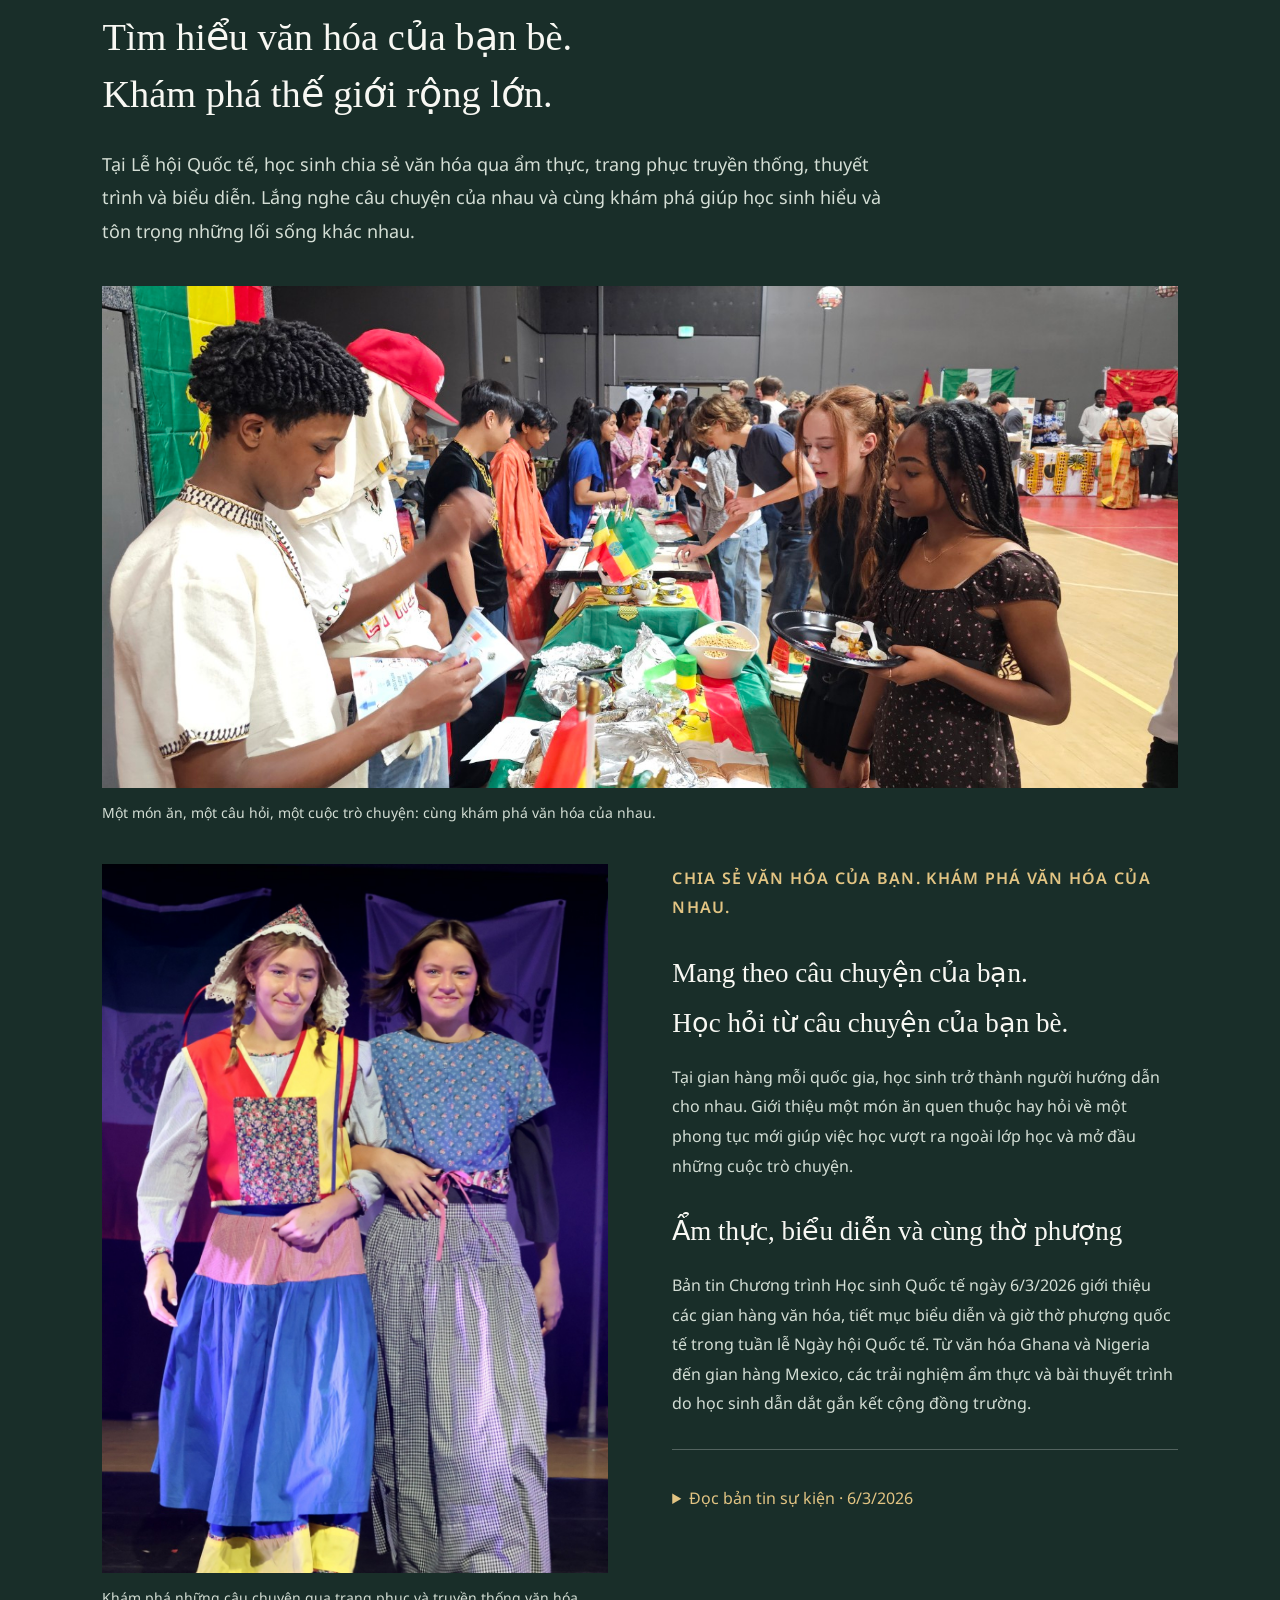
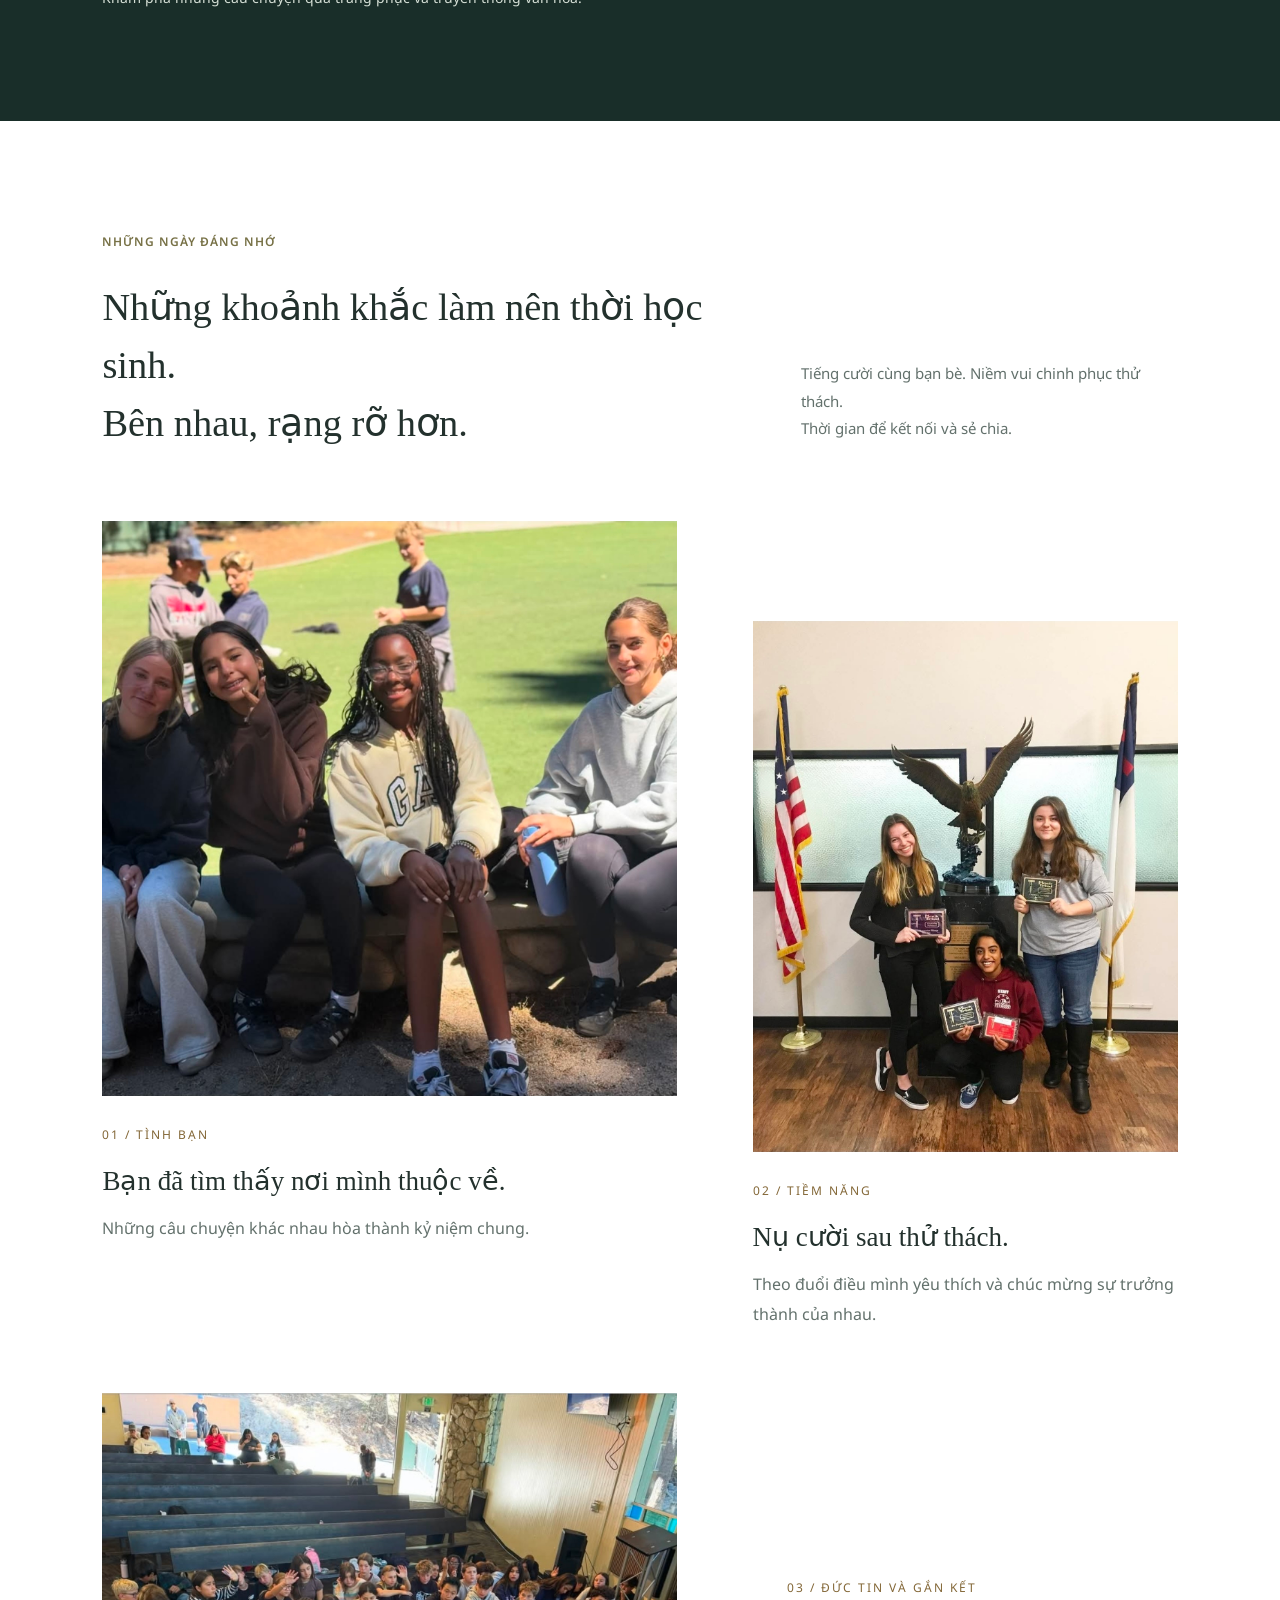
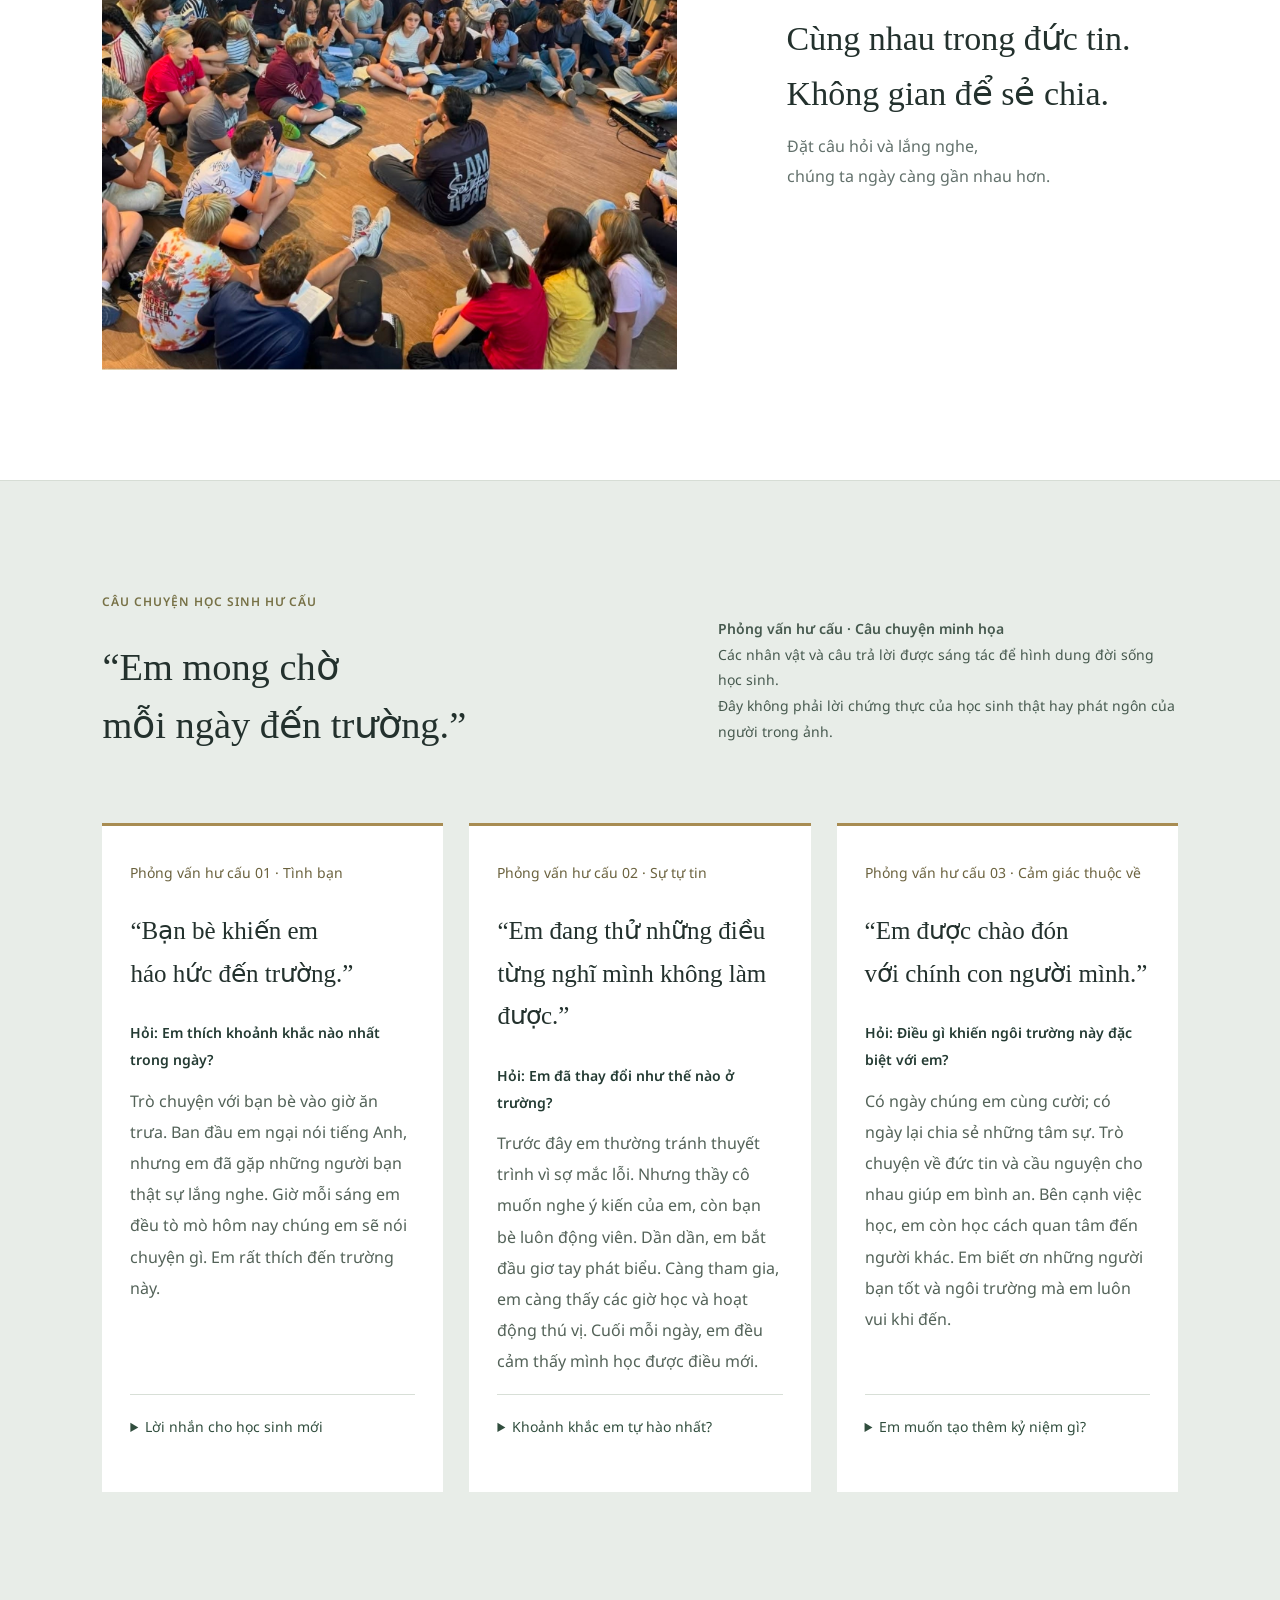
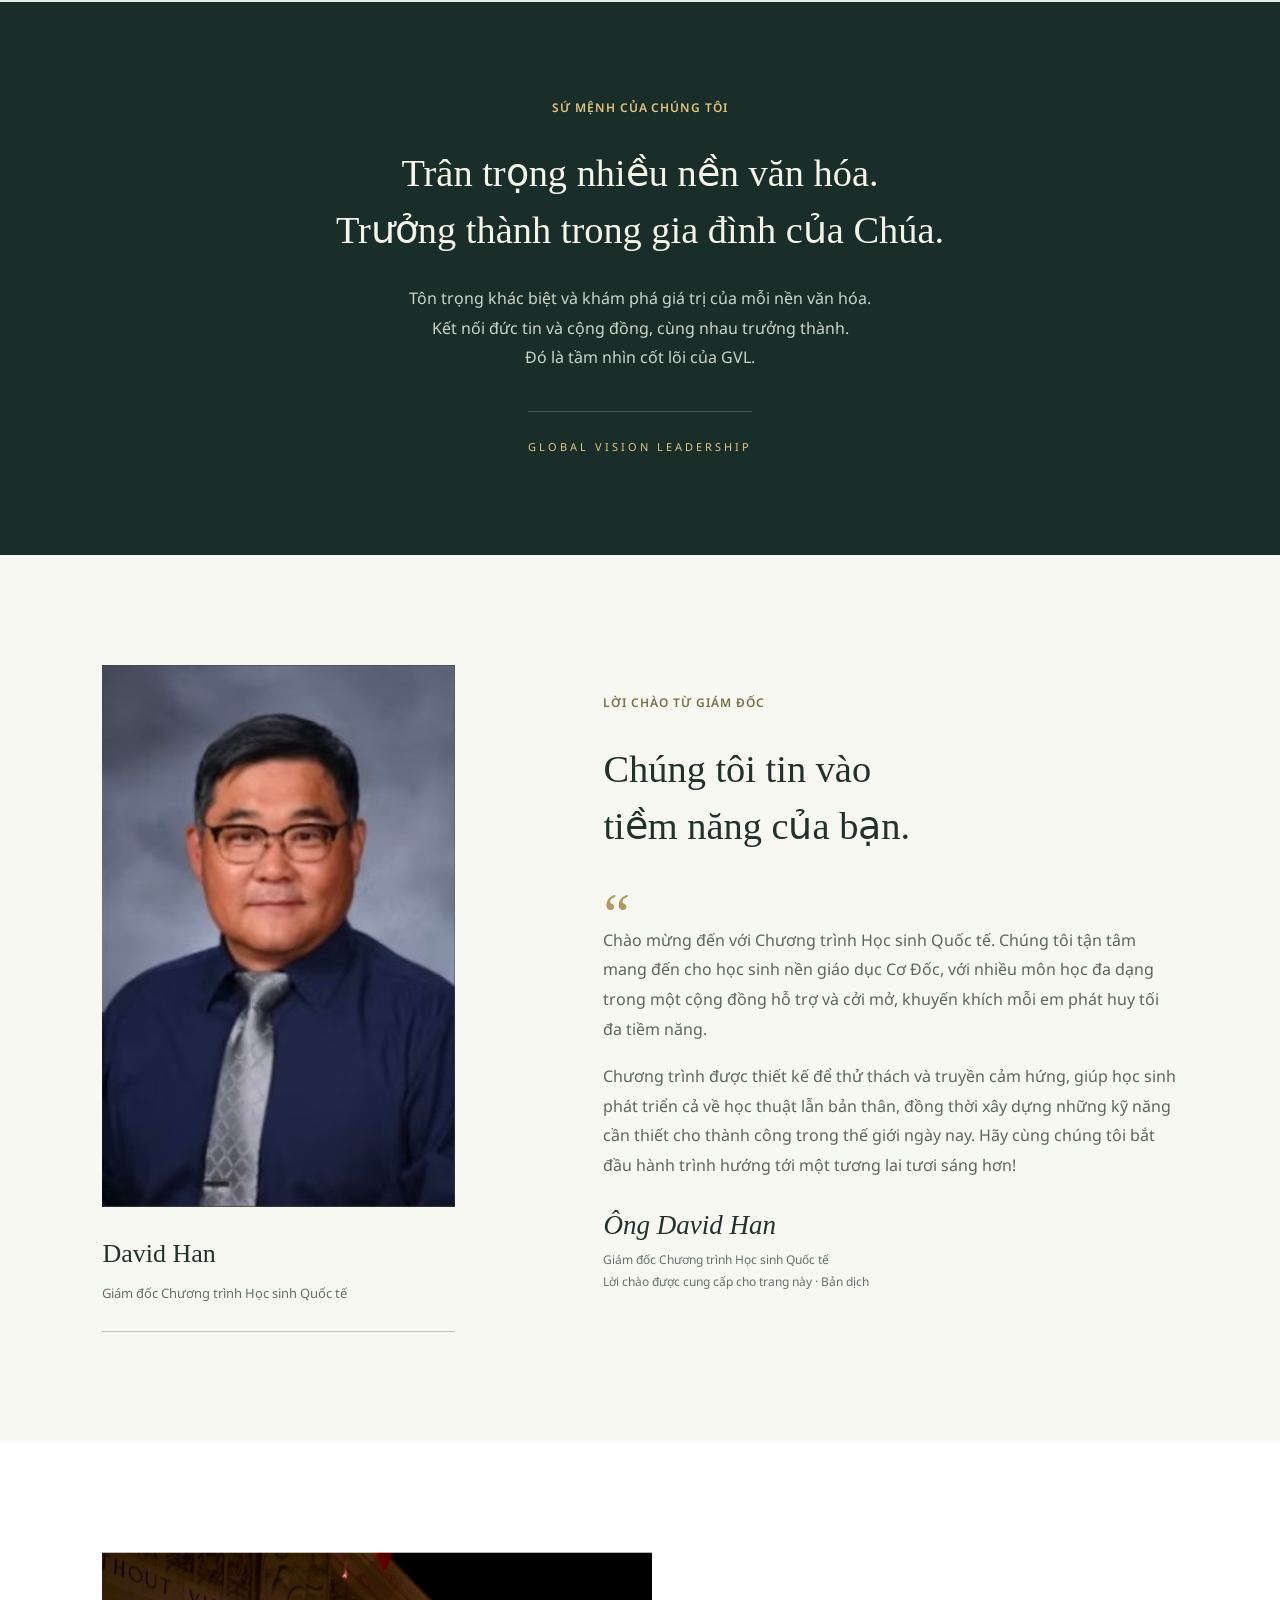
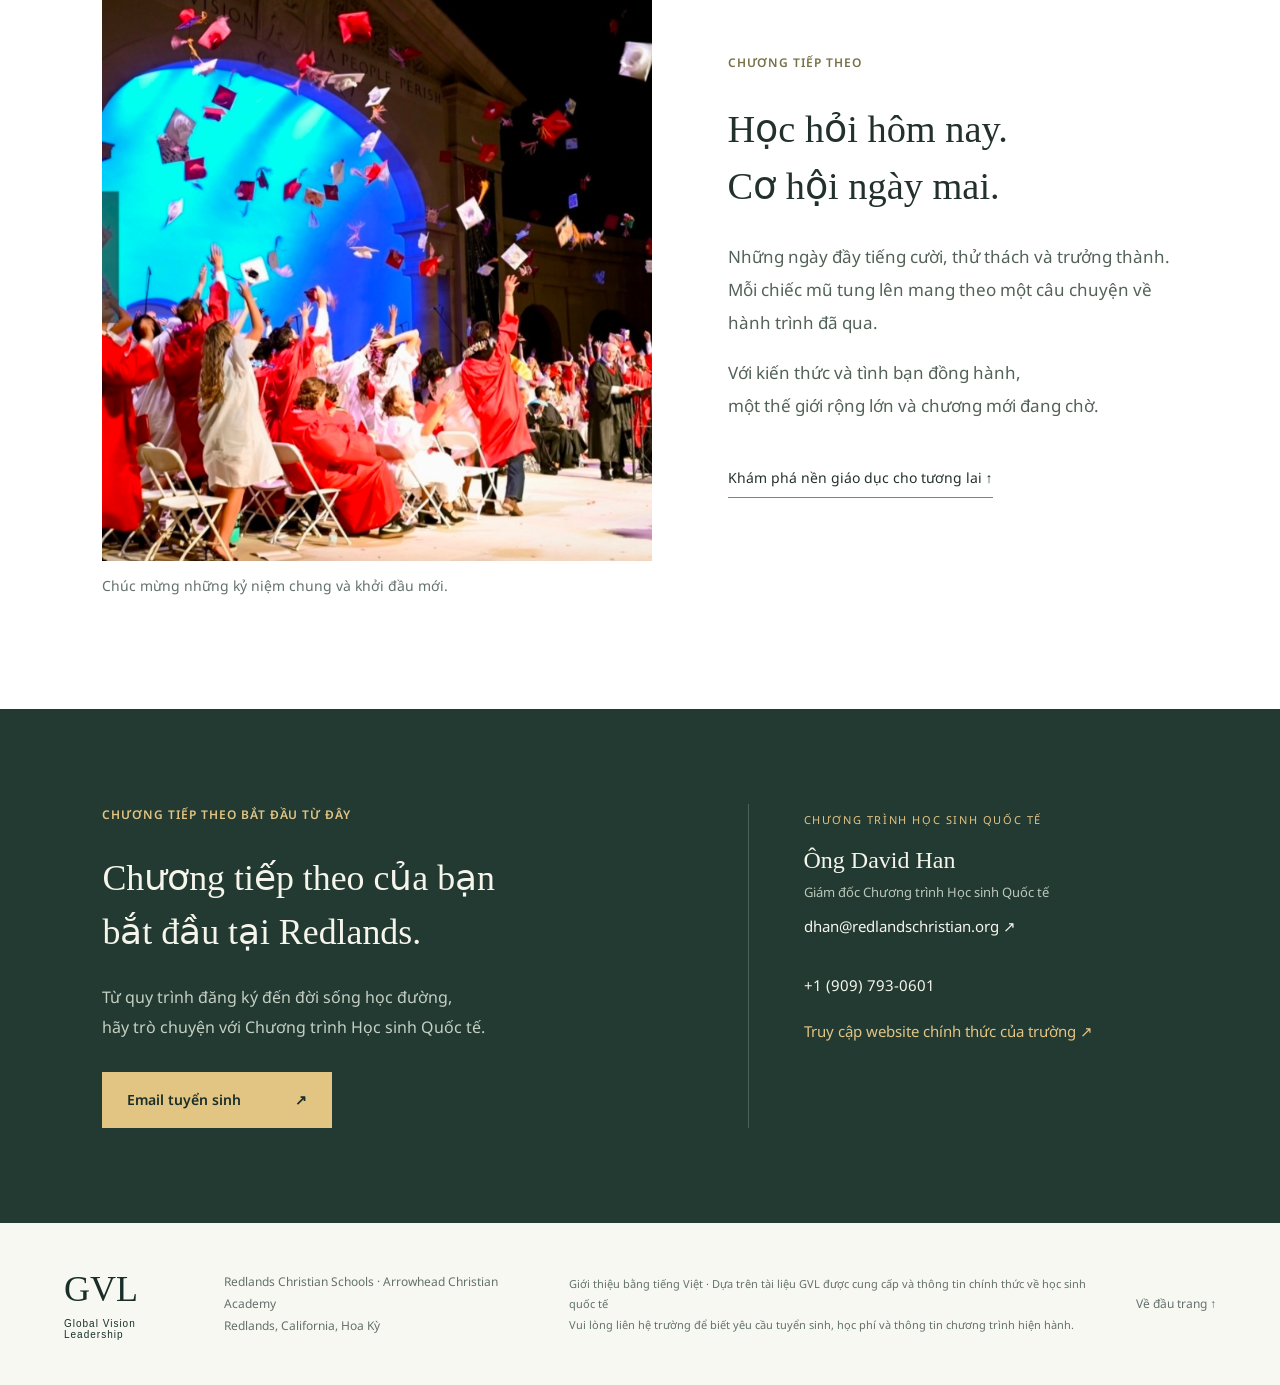
<file: vi.html>
<!doctype html>
<html lang="vi"><head><meta charset="utf-8"><meta name="viewport" content="width=device-width,initial-scale=1"><meta name="theme-color" content="#192e29"><meta name="description" content="Khám phá cộng đồng quốc tế GVL tại Redlands Christian Schools, kết nối qua đức tin, văn hóa và học tập."><title>GVL — Khám phá thế giới, tìm nơi thuộc về</title><link rel="stylesheet" href="style.css"><link rel="preconnect" href="https://fonts.googleapis.com"><link rel="preconnect" href="https://fonts.gstatic.com" crossorigin><link href="https://fonts.googleapis.com/css2?family=Noto+Sans:wght@400;500;600;700&family=Noto+Serif:wght@400;500;600&display=swap" rel="stylesheet"><style>.school-profile{background:#fff}.school-lead{max-width:820px;font-size:18px;line-height:1.9;color:#536258}.school-grid{display:grid;grid-template-columns:repeat(2,minmax(0,1fr));gap:36px 60px;margin-top:44px}.school-grid article{border-top:1px solid #bac6b9;padding-top:26px}.school-grid article>span{font-size:12px;letter-spacing:2px;color:#806739}.school-grid h3{font-family:'Noto Serif KR',serif;font-size:25px;font-weight:500;margin:17px 0}.school-grid p{font-size:16px;color:#536258}.school-source{font-size:14px;color:#63716c;margin:38px 0 0}.school-profile .text-link{margin-top:0}@media(max-width:620px){.school-grid{grid-template-columns:1fr;gap:28px}.school-lead{font-size:16px}.school-grid h3{font-size:23px}}</style><style>.graduation{display:grid;grid-template-columns:1.1fr .9fr;align-items:center;gap:7%;background:#fff}.graduation figure{margin:0}.graduation img{display:block;width:100%;height:auto}.graduation figcaption{font-size:14px;color:#63716c;margin-top:12px}.graduation-copy>p:not(.eyebrow){color:#536258;font-size:17px;line-height:1.95}.graduation .text-link{margin-top:20px}@media(max-width:620px){.graduation{grid-template-columns:1fr;gap:32px}.graduation-copy>p:not(.eyebrow){font-size:16px}}</style><style>.festival{background:#192e29;color:#f8f8f3}.festival .eyebrow{color:#e2c483}.festival-intro{max-width:800px;font-size:18px;color:#d4ded5}.festival figure{margin:0}.festival img{display:block;width:100%;height:auto}.festival-wide{margin:38px 0!important}.festival figcaption{font-size:14px;color:#d4ded5;padding-top:12px}.festival-bottom{display:grid;grid-template-columns:1fr 1fr;gap:6%;align-items:start}.festival-bottom h3{font-family:'Noto Serif KR',serif;font-size:27px;font-weight:500;margin:26px 0 14px}.festival-bottom p{color:#d4ded5;font-size:16px}.festival-news{margin-top:30px;border-top:1px solid #ffffff40;padding-top:24px}.festival-news summary{cursor:pointer;font-size:16px;padding:10px 0;color:#e2c483}.festival-news img{margin-top:18px}.festival a:focus-visible,.festival summary:focus-visible{outline:3px solid #e2c483;outline-offset:5px}@media(max-width:620px){.festival-bottom{grid-template-columns:1fr;gap:30px}.festival-intro{font-size:16px}.festival-bottom h3{font-size:24px}}</style><style>html[lang="vi"] body{font-family:'Noto Sans',sans-serif;word-break:normal;overflow-wrap:break-word}html[lang="vi"] h1,html[lang="vi"] h2,.value h3,.student-gallery h3,.moments-grid h3,.story-card h3,.school-grid h3,.festival-bottom h3{font-family:'Noto Serif',serif;letter-spacing:0}h1{line-height:1.4}h2{line-height:1.5}.eyebrow{letter-spacing:.08em}.hero{height:auto;min-height:720px;max-height:none}.hero-content{padding-bottom:150px}.hero-copy{max-width:760px}.hero-bottom{gap:25px}.hero-bottom span{flex:1}.hero-bottom span:last-child{text-align:right}.value p{max-width:none}@media(max-width:620px){.hero{min-height:710px}.hero h1{font-size:34px;letter-spacing:0;line-height:1.5}.hero-content{padding-top:68px;padding-bottom:120px}.hero-copy br{display:none}.value{display:block}.photo-caption{position:static}.brand>span{display:none}}</style><style>
.language-picker{position:relative;margin-left:20px;flex-shrink:0;font-size:14px;line-height:1.5}
.language-picker summary{cursor:pointer;min-height:44px;display:flex;align-items:center;gap:12px;padding:10px 14px;border:1px solid #bac4bb;border-radius:3px;list-style:none;white-space:nowrap}
.language-picker summary::-webkit-details-marker{display:none}.language-picker summary:after{content:"▾";font-size:12px}
.language-picker summary:focus-visible,.language-picker a:focus-visible{outline:3px solid #977036;outline-offset:3px}
.language-options{position:absolute;right:0;top:calc(100% + 8px);width:185px;background:#f8f8f3;border:1px solid #bac4bb;box-shadow:0 12px 30px #192e2920;padding:8px;z-index:30}
.language-options a{display:flex;align-items:center;min-height:44px;padding:10px 12px;border-radius:2px;line-height:1.5}
.language-options a:hover,.language-options a[aria-current]{background:#e5eadd;color:#192e29}.language-options a[aria-current]{font-weight:700}
@media(max-width:620px){.language-picker{margin:0 14px 0 8px;font-size:13px}.language-picker summary{padding:9px 11px}.language-options{right:0}}
</style><link rel="alternate" hreflang="ko" href="https://gvl-redlands.vercel.app/ko.html"><link rel="alternate" hreflang="en" href="https://gvl-redlands.vercel.app/"><link rel="alternate" hreflang="zh-CN" href="https://gvl-redlands.vercel.app/zh.html"><link rel="alternate" hreflang="vi" href="https://gvl-redlands.vercel.app/vi.html"><link rel="alternate" hreflang="hi" href="https://gvl-redlands.vercel.app/hi.html"><link rel="alternate" hreflang="ja" href="https://gvl-redlands.vercel.app/ja.html"><link rel="alternate" hreflang="x-default" href="https://gvl-redlands.vercel.app/"></head>
<body><a class="skip" href="#main">Chuyển đến nội dung</a><header><a class="brand" href="#" aria-label="Trang chủ GVL"><b>GVL<span>✦</span></b><span>GLOBAL VISION LEADERSHIP<br><small>REDLANDS CHRISTIAN SCHOOLS</small></span></a><nav aria-label="Điều hướng chính"><a href="#about">Về GVL</a><a href="#life">Đời sống học sinh</a><a href="#stories">Câu chuyện học sinh</a><a href="#welcome">Chào mừng</a><a class="nav-cta" href="#contact">Tuyển sinh ↗</a></nav><details class="language-picker"><summary aria-label="Chọn ngôn ngữ">Tiếng Việt</summary><div class="language-options"><a href="ko.html" lang="ko" hreflang="ko">한국어</a><a href="index.html" lang="en" hreflang="en">English</a><a href="zh.html" lang="zh-CN" hreflang="zh-CN">中文（简体）</a><a href="vi.html" lang="vi" hreflang="vi" aria-current="page">Tiếng Việt</a><a href="hi.html" lang="hi" hreflang="hi">हिन्दी</a><a href="ja.html" lang="ja" hreflang="ja">日本語</a></div></details><button class="menu" aria-label="Mở menu" aria-expanded="false">☰</button></header>
<main id="main"><section class="hero"><div class="hero-image" role="img" aria-label="Đời sống học sinh tại Redlands Christian Schools"></div><div class="hero-shade"></div><div class="hero-content"><p class="eyebrow light">REDLANDS, CALIFORNIA · CỘNG ĐỒNG QUỐC TẾ</p><h1>Khám phá thế giới.<br>Tự tin là chính mình.</h1><p class="hero-copy">Nơi những nền văn hóa trở thành tình bạn,<br>và việc học dựa trên đức tin mở ra những cơ hội mới.<br>Bắt đầu câu chuyện của bạn cùng GVL tại Redlands.</p><a class="button gold" href="#about">Khám phá GVL <span>↓</span></a></div><div class="hero-bottom"><span>Global Vision Leadership</span><span>Kết nối bằng đức tin. Cùng hướng ra thế giới.</span><span>01 — CỘNG ĐỒNG CỦA CHÚNG TÔI</span></div></section>
<section id="about" class="intro section"><div><p class="eyebrow">NƠI BẠN THUỘC VỀ</p><h2>Giao thoa văn hóa.<br>Chung một cộng đồng.</h2></div><div class="intro-text"><p class="lead">Một khởi đầu mới tại đất nước mới.<br>Một hành trình cùng nhau.</p><p>GVL (Global Vision Leadership) là cộng đồng gắn kết với Arrowhead Christian Academy, trường trung học thuộc Redlands Christian Schools. Học sinh từ nhiều nền tảng khác nhau chia sẻ văn hóa và cùng trưởng thành trong đức tin Cơ Đốc.</p><p>Tôn trọng sự đa dạng, mong muốn thấu hiểu nhau và can đảm tạo ra thay đổi tích cực: đó là những giá trị GVL trân trọng.</p><a class="text-link" href="https://www.acarcsinternational.com/" target="_blank" rel="noopener">Thông tin chính thức về chương trình học sinh quốc tế ↗</a></div></section>
<section class="values"><div class="value"><span class="number">01 / TOÀN CẦU</span><h3>Đón nhận góc nhìn mới.<br>Mở rộng thế giới của bạn.</h3><p>Tôn trọng những nền văn hóa và ý tưởng đa dạng, khám phá các góc nhìn vượt ra ngoài lớp học.</p></div><div class="value"><span class="number">02 / TẦM NHÌN</span><h3>Vững vàng trong đức tin.<br>Hướng tới tương lai.</h3><p>Khám phá tiềm năng trong cộng đồng Cơ Đốc và tìm định hướng cho việc học cũng như cuộc sống.</p></div><div class="value"><span class="number">03 / LÃNH ĐẠO</span><h3>Cùng nhau trưởng thành.<br>Tạo nên thay đổi.</h3><p>Qua sự tử tế và hợp tác mỗi ngày, nuôi dưỡng tinh thần của người lãnh đạo biết phục vụ.</p></div></section>
<section id="school" class="section school-profile" aria-labelledby="school-title"><p class="eyebrow">TÌM HIỂU VỀ TRƯỜNG · LỚP 9–12</p><h2 id="school-title">Học tập dựa trên đức tin.<br>Cơ hội sau tốt nghiệp.</h2><p class="school-lead">Arrowhead Christian Academy Upper School giảng dạy từ lớp 9 đến lớp 12, thuộc Redlands Christian Schools tại Redlands, California. Thế giới quan Cơ Đốc kết nối kiến thức học thuật với việc phát triển nhân cách.</p><div class="school-grid"><article><span>01 / HỌC THUẬT</span><h3>Đào sâu kiến thức</h3><p>Khám phá các môn AP và Honors cùng những môn tự chọn về lập trình, kỹ thuật và khởi nghiệp.</p><a class="text-link" href="https://www.redlandschristian.org/aca-upper-school/upper-school-overview" target="_blank" rel="noopener">Khám phá chương trình học ↗</a></article><article><span>02 / ĐẠI HỌC VÀ NGHỀ NGHIỆP</span><h3>Con đường phù hợp với bạn</h3><p>Bộ phận Academic Services tư vấn học tập, nghề nghiệp và các vấn đề cá nhân, xã hội. Một số môn đủ điều kiện cho phép tích lũy tín chỉ đại học thông qua Colorado Christian University; việc công nhận tín chỉ phụ thuộc vào trường tiếp nhận.</p><a class="text-link" href="https://www.redlandschristian.org/aca-upper-school/academic-services" target="_blank" rel="noopener">Hỗ trợ học tập ↗</a></article><article><span>03 / CHƯƠNG TRÌNH ĐẶC SẮC</span><h3>Biến sở thích thành trải nghiệm</h3><p>Năm lộ trình tự chọn gồm STEM, khoa học vận động, nghệ thuật thị giác và biểu diễn, báo chí và nghiên cứu toàn cầu. Các môn nâng cao, trải nghiệm thực tế và hồ sơ học tập giúp học sinh khám phá chuyên sâu; việc hoàn thành được ghi nhận khi tốt nghiệp.</p><a class="text-link" href="https://www.redlandschristian.org/aca-upper-school/aca-distinctives" target="_blank" rel="noopener">Khám phá các lộ trình ↗</a></article><article><span>04 / ĐỨC TIN VÀ ĐỜI SỐNG</span><h3>Trưởng thành ngoài lớp học</h3><p>Các lớp Kinh Thánh, giờ thờ phượng hằng tuần và kỳ tĩnh tâm kết hợp với những cơ hội tham gia mỹ thuật, âm nhạc, sân khấu, quần vợt, golf và bơi lội.</p><a class="text-link" href="https://www.redlandschristian.org/aca-upper-school/upper-school-overview" target="_blank" rel="noopener">Khám phá đời sống học đường ↗</a></article></div><p class="school-source">Dựa trên thông tin chính thức của trường được tham khảo vào tháng 9/2026. Môn học và hoạt động có thể thay đổi mỗi năm; vui lòng xác nhận điều kiện tham gia với trường.</p></section>
<section id="life" class="section life"><div class="section-top"><div><p class="eyebrow">HỌC HỎI. KẾT NỐI. TRƯỞNG THÀNH.</p><h2>Kiến thức mới. Tình bạn mới.<br>Một thế giới rộng mở đang chờ.</h2></div><p>Chương trình học sinh quốc tế tại Redlands Christian Schools<br>đồng hành cùng học sinh trong học tập và cuộc sống hằng ngày.</p></div><div class="life-layout"><figure class="life-photo"><img src="assets/campus-community.jpg" alt="Học sinh tụ họp trên bãi cỏ trong trường" loading="lazy"><figcaption class="photo-caption">Một ngày bên nhau trong khuôn viên trường</figcaption></figure><div class="life-list"><article><span>01</span><div><h3>Ngôn ngữ mới. Hiểu biết sâu hơn.</h3><p>Chương trình ESL và các dịch vụ hỗ trợ giúp học sinh thích nghi với môi trường học tập mới và đón nhận thử thách học thuật.</p></div></article><article><span>02</span><div><h3>Sở thích chung kết nối tình bạn</h3><p>Khám phá sở thích và kết bạn qua các hoạt động như ban nhạc, hợp xướng, thể thao, kỷ yếu và câu lạc bộ phục vụ cộng đồng.</p></div></article><article><span>03</span><div><h3>Sự quan tâm ngoài lớp học</h3><p>Các gia đình bản xứ Cơ Đốc kết nối với trường mang đến cơ hội chia sẻ đời sống thường ngày và trải nghiệm văn hóa mới.</p></div></article><p class="fine">Vui lòng liên hệ chương trình học sinh quốc tế để tìm hiểu điều kiện tham gia và sắp xếp ở cùng gia đình bản xứ.</p></div></div><div class="student-gallery"><figure><a href="assets/football-team.jpg" target="_blank" aria-label="Xem ảnh đội bóng bầu dục"><img src="assets/football-team.jpg" alt="Cầu thủ mặc đồng phục đỏ cùng huấn luyện viên" loading="lazy" width="1536" height="971"></a><figcaption><span>TINH THẦN ĐỒNG ĐỘI</span><h3>Sát cánh học cách hợp tác</h3><p>Cùng hướng tới một mục tiêu giúp chúng ta gắn kết thành một đội.</p></figcaption></figure><figure><a href="assets/outdoor-activities.jpg" target="_blank" aria-label="Xem ảnh hoạt động ngoài trời"><img src="assets/outdoor-activities.jpg" alt="Học sinh vui chơi cùng nhau trên bãi cỏ" loading="lazy" width="1536" height="1152"></a><figcaption><span>CUỘC SỐNG BÊN NHAU</span><h3>Những ngày đầy tiếng cười và năng lượng</h3><p>Tình bạn lớn lên qua niềm vui khi vui chơi và dành thời gian bên nhau.</p></figcaption></figure></div></section>
<section id="festival" class="section festival" aria-labelledby="festival-title"><p class="eyebrow">LỄ HỘI QUỐC TẾ · NGÀY HỘI QUỐC TẾ</p><h2 id="festival-title">Tìm hiểu văn hóa của bạn bè.<br>Khám phá thế giới rộng lớn.</h2><p class="festival-intro">Tại Lễ hội Quốc tế, học sinh chia sẻ văn hóa qua ẩm thực, trang phục truyền thống, thuyết trình và biểu diễn. Lắng nghe câu chuyện của nhau và cùng khám phá giúp học sinh hiểu và tôn trọng những lối sống khác nhau.</p><figure class="festival-wide"><a href="assets/festival-booths.jpg" target="_blank" rel="noopener" aria-label="Xem các gian hàng văn hóa quốc tế"><img src="assets/festival-booths.jpg" alt="Học sinh chia sẻ ẩm thực và trò chuyện tại các gian hàng trang trí bằng quốc kỳ" loading="lazy"></a><figcaption>Một món ăn, một câu hỏi, một cuộc trò chuyện: cùng khám phá văn hóa của nhau.</figcaption></figure><div class="festival-bottom"><figure><a href="assets/festival-cultures.jpg" target="_blank" rel="noopener" aria-label="Xem ảnh lễ hội văn hóa"><img src="assets/festival-cultures.jpg" alt="Hai học sinh trong trang phục nhiều màu sắc tại lễ hội văn hóa" loading="lazy"></a><figcaption>Khám phá những câu chuyện qua trang phục và truyền thống văn hóa.</figcaption></figure><div><p class="eyebrow">CHIA SẺ VĂN HÓA CỦA BẠN. KHÁM PHÁ VĂN HÓA CỦA NHAU.</p><h3>Mang theo câu chuyện của bạn.<br>Học hỏi từ câu chuyện của bạn bè.</h3><p>Tại gian hàng mỗi quốc gia, học sinh trở thành người hướng dẫn cho nhau. Giới thiệu một món ăn quen thuộc hay hỏi về một phong tục mới giúp việc học vượt ra ngoài lớp học và mở đầu những cuộc trò chuyện.</p><h3>Ẩm thực, biểu diễn và cùng thờ phượng</h3><p>Bản tin Chương trình Học sinh Quốc tế ngày 6/3/2026 giới thiệu các gian hàng văn hóa, tiết mục biểu diễn và giờ thờ phượng quốc tế trong tuần lễ Ngày hội Quốc tế. Từ văn hóa Ghana và Nigeria đến gian hàng Mexico, các trải nghiệm ẩm thực và bài thuyết trình do học sinh dẫn dắt gắn kết cộng đồng trường.</p><details class="festival-news"><summary>Đọc bản tin sự kiện · 6/3/2026</summary><a href="assets/festival-newsletter.jpg" target="_blank" rel="noopener" aria-label="Mở ảnh bản tin đầy đủ"><img src="assets/festival-newsletter.jpg" alt="Bản tin học sinh quốc tế ngày 6/3/2026 về gian hàng văn hóa, giờ thờ phượng quốc tế và bài giới thiệu Mexico" loading="lazy"></a><p>Chọn hình ảnh để xem bản tin ở kích thước đầy đủ.</p></details></div></div></section>
<section class="section moments" aria-labelledby="moments-title"><div class="section-top"><div><p class="eyebrow">NHỮNG NGÀY ĐÁNG NHỚ</p><h2 id="moments-title">Những khoảnh khắc làm nên thời học sinh.<br>Bên nhau, rạng rỡ hơn.</h2></div><p>Tiếng cười cùng bạn bè. Niềm vui chinh phục thử thách.<br>Thời gian để kết nối và sẻ chia.</p></div><div class="moments-grid"><figure class="moment-friends"><a href="assets/student-friendships.jpg" target="_blank" rel="noopener" aria-label="Xem ảnh tình bạn"><img src="assets/student-friendships.jpg" alt="Học sinh ngồi cùng nhau cạnh bãi cỏ đầy nắng" loading="lazy" width="1536" height="1536"></a><figcaption><span>01 / TÌNH BẠN</span><h3>Bạn đã tìm thấy nơi mình thuộc về.</h3><p>Những câu chuyện khác nhau hòa thành kỷ niệm chung.</p></figcaption></figure><figure class="moment-achieve"><a href="assets/student-achievements.jpg" target="_blank" rel="noopener" aria-label="Xem ảnh thành tích học sinh"><img src="assets/student-achievements.jpg" alt="Ba học sinh cầm giải thưởng trước tượng đại bàng" loading="lazy" width="1229" height="1536"></a><figcaption><span>02 / TIỀM NĂNG</span><h3>Nụ cười sau thử thách.</h3><p>Theo đuổi điều mình yêu thích và chúc mừng sự trưởng thành của nhau.</p></figcaption></figure><figure class="moment-faith"><a href="assets/faith-community.jpeg" target="_blank" rel="noopener" aria-label="Xem ảnh sinh hoạt cộng đồng"><img src="assets/faith-community.jpeg" alt="Học sinh và người hướng dẫn ngồi thành vòng tròn cùng những cuốn sách mở" loading="lazy" width="1532" height="1536"></a><figcaption><span>03 / ĐỨC TIN VÀ GẮN KẾT</span><h3>Cùng nhau trong đức tin.<br>Không gian để sẻ chia.</h3><p>Đặt câu hỏi và lắng nghe,<br>chúng ta ngày càng gần nhau hơn.</p></figcaption></figure></div></section>
<section id="stories" class="section stories" aria-labelledby="stories-title"><div class="section-top"><div><p class="eyebrow">CÂU CHUYỆN HỌC SINH HƯ CẤU</p><h2 id="stories-title">“Em mong chờ<br>mỗi ngày đến trường.”</h2></div><p class="fiction-note"><strong>Phỏng vấn hư cấu · Câu chuyện minh họa</strong><br>Các nhân vật và câu trả lời được sáng tác để hình dung đời sống học sinh.<br>Đây không phải lời chứng thực của học sinh thật hay phát ngôn của người trong ảnh.</p></div><div class="story-grid"><article class="story-card"><span class="story-label">Phỏng vấn hư cấu 01 · Tình bạn</span><h3>“Bạn bè khiến em<br>háo hức đến trường.”</h3><p class="story-question">Hỏi: Em thích khoảnh khắc nào nhất trong ngày?</p><p>Trò chuyện với bạn bè vào giờ ăn trưa. Ban đầu em ngại nói tiếng Anh, nhưng em đã gặp những người bạn thật sự lắng nghe. Giờ mỗi sáng em đều tò mò hôm nay chúng em sẽ nói chuyện gì. Em rất thích đến trường này.</p><details><summary>Lời nhắn cho học sinh mới</summary><p>Bạn không cần nói hoàn hảo ngay từ đầu. Hãy thử mỉm cười và chào một câu đơn giản. Với em, lời chào nhỏ ấy đã mở đầu một tình bạn!</p></details></article><article class="story-card"><span class="story-label">Phỏng vấn hư cấu 02 · Sự tự tin</span><h3>“Em đang thử những điều<br>từng nghĩ mình không làm được.”</h3><p class="story-question">Hỏi: Em đã thay đổi như thế nào ở trường?</p><p>Trước đây em thường tránh thuyết trình vì sợ mắc lỗi. Nhưng thầy cô muốn nghe ý kiến của em, còn bạn bè luôn động viên. Dần dần, em bắt đầu giơ tay phát biểu. Càng tham gia, em càng thấy các giờ học và hoạt động thú vị. Cuối mỗi ngày, em đều cảm thấy mình học được điều mới.</p><details><summary>Khoảnh khắc em tự hào nhất?</summary><p>Cười nói cùng bạn bè sau một bài thuyết trình. Dù chưa hoàn hảo, em vẫn rất vui vì mình đã tiến thêm một bước.</p></details></article><article class="story-card"><span class="story-label">Phỏng vấn hư cấu 03 · Cảm giác thuộc về</span><h3>“Em được chào đón<br>với chính con người mình.”</h3><p class="story-question">Hỏi: Điều gì khiến ngôi trường này đặc biệt với em?</p><p>Có ngày chúng em cùng cười; có ngày lại chia sẻ những tâm sự. Trò chuyện về đức tin và cầu nguyện cho nhau giúp em bình an. Bên cạnh việc học, em còn học cách quan tâm đến người khác. Em biết ơn những người bạn tốt và ngôi trường mà em luôn vui khi đến.</p><details><summary>Em muốn tạo thêm kỷ niệm gì?</summary><p>Em muốn làm quen với một bạn mới và mời bạn cùng tham gia. Em mong một học sinh khác cũng cảm nhận được sự ấm áp mà em đã nhận được.</p></details></article></div></section>
<section class="mission"><p class="eyebrow light">SỨ MỆNH CỦA CHÚNG TÔI</p><h2>Trân trọng nhiều nền văn hóa.<br>Trưởng thành trong gia đình của Chúa.</h2><p>Tôn trọng khác biệt và khám phá giá trị của mỗi nền văn hóa.<br>Kết nối đức tin và cộng đồng, cùng nhau trưởng thành.<br>Đó là tầm nhìn cốt lõi của GVL.</p><span class="mission-sign">GLOBAL VISION LEADERSHIP</span></section>
<section id="welcome" class="section welcome"><div class="portrait-wrap"><div class="portrait"><img src="assets/director-message.jpg" alt="David Han, Giám đốc Chương trình Học sinh Quốc tế" loading="lazy"></div><div class="portrait-label"><b>David Han</b><span>Giám đốc Chương trình Học sinh Quốc tế</span></div></div><div class="welcome-text"><p class="eyebrow">LỜI CHÀO TỪ GIÁM ĐỐC</p><h2>Chúng tôi tin vào<br>tiềm năng của bạn.</h2><div class="quote-mark">“</div><blockquote><p>Chào mừng đến với Chương trình Học sinh Quốc tế. Chúng tôi tận tâm mang đến cho học sinh nền giáo dục Cơ Đốc, với nhiều môn học đa dạng trong một cộng đồng hỗ trợ và cởi mở, khuyến khích mỗi em phát huy tối đa tiềm năng.</p><p>Chương trình được thiết kế để thử thách và truyền cảm hứng, giúp học sinh phát triển cả về học thuật lẫn bản thân, đồng thời xây dựng những kỹ năng cần thiết cho thành công trong thế giới ngày nay. Hãy cùng chúng tôi bắt đầu hành trình hướng tới một tương lai tươi sáng hơn!</p></blockquote><p class="signature">Ông David Han</p><p class="fine">Giám đốc Chương trình Học sinh Quốc tế<br>Lời chào được cung cấp cho trang này · Bản dịch</p></div></section>
<section class="section graduation" aria-labelledby="graduation-title"><figure><a href="assets/graduation.jpg" target="_blank" rel="noopener" aria-label="Xem ảnh tốt nghiệp"><img src="assets/graduation.jpg" alt="Học sinh mặc lễ phục đỏ và trắng tung mũ mừng tốt nghiệp" loading="lazy"></a><figcaption>Chúc mừng những kỷ niệm chung và khởi đầu mới.</figcaption></figure><div class="graduation-copy"><p class="eyebrow">CHƯƠNG TIẾP THEO</p><h2 id="graduation-title">Học hỏi hôm nay.<br>Cơ hội ngày mai.</h2><p>Những ngày đầy tiếng cười, thử thách và trưởng thành.<br>Mỗi chiếc mũ tung lên mang theo một câu chuyện về hành trình đã qua.</p><p>Với kiến thức và tình bạn đồng hành,<br>một thế giới rộng lớn và chương mới đang chờ.</p><a class="text-link" href="#school">Khám phá nền giáo dục cho tương lai ↑</a></div></section>
<section id="contact" class="contact"><div><p class="eyebrow light">CHƯƠNG TIẾP THEO BẮT ĐẦU TỪ ĐÂY</p><h2>Chương tiếp theo của bạn<br>bắt đầu tại Redlands.</h2><p>Từ quy trình đăng ký đến đời sống học đường,<br>hãy trò chuyện với Chương trình Học sinh Quốc tế.</p><a class="button gold" href="mailto:dhan@redlandschristian.org?subject=GVL%20International%20Admissions%20Inquiry">Email tuyển sinh <span>↗</span></a></div><div class="contact-details"><div><span>CHƯƠNG TRÌNH HỌC SINH QUỐC TẾ</span><h3>Ông David Han</h3><p>Giám đốc Chương trình Học sinh Quốc tế</p><a href="mailto:dhan@redlandschristian.org">dhan@redlandschristian.org ↗</a></div><a class="phone" href="tel:+19097930601">+1 (909) 793-0601</a><a class="official" href="https://www.acarcsinternational.com/" target="_blank" rel="noopener">Truy cập website chính thức của trường ↗</a></div></section></main>
<footer><div class="footer-brand">GVL<span>Global Vision Leadership</span></div><p>Redlands Christian Schools · Arrowhead Christian Academy<br>Redlands, California, Hoa Kỳ</p><small>Giới thiệu bằng tiếng Việt · Dựa trên tài liệu GVL được cung cấp và thông tin chính thức về học sinh quốc tế<br>Vui lòng liên hệ trường để biết yêu cầu tuyển sinh, học phí và thông tin chương trình hiện hành.</small><a href="#">Về đầu trang ↑</a></footer><script>const button=document.querySelector('.menu'); const nav=document.querySelector('nav');button.addEventListener('click',()=>{const open=button.getAttribute('aria-expanded')!=='true';button.setAttribute('aria-expanded',String(open));button.setAttribute('aria-label',open?'Đóng menu':'Mở menu');nav.classList.toggle('open',open);});nav.querySelectorAll('a').forEach(a=>a.addEventListener('click',()=>{nav.classList.remove('open');button.setAttribute('aria-expanded','false');}));</script></body></html>
</file>
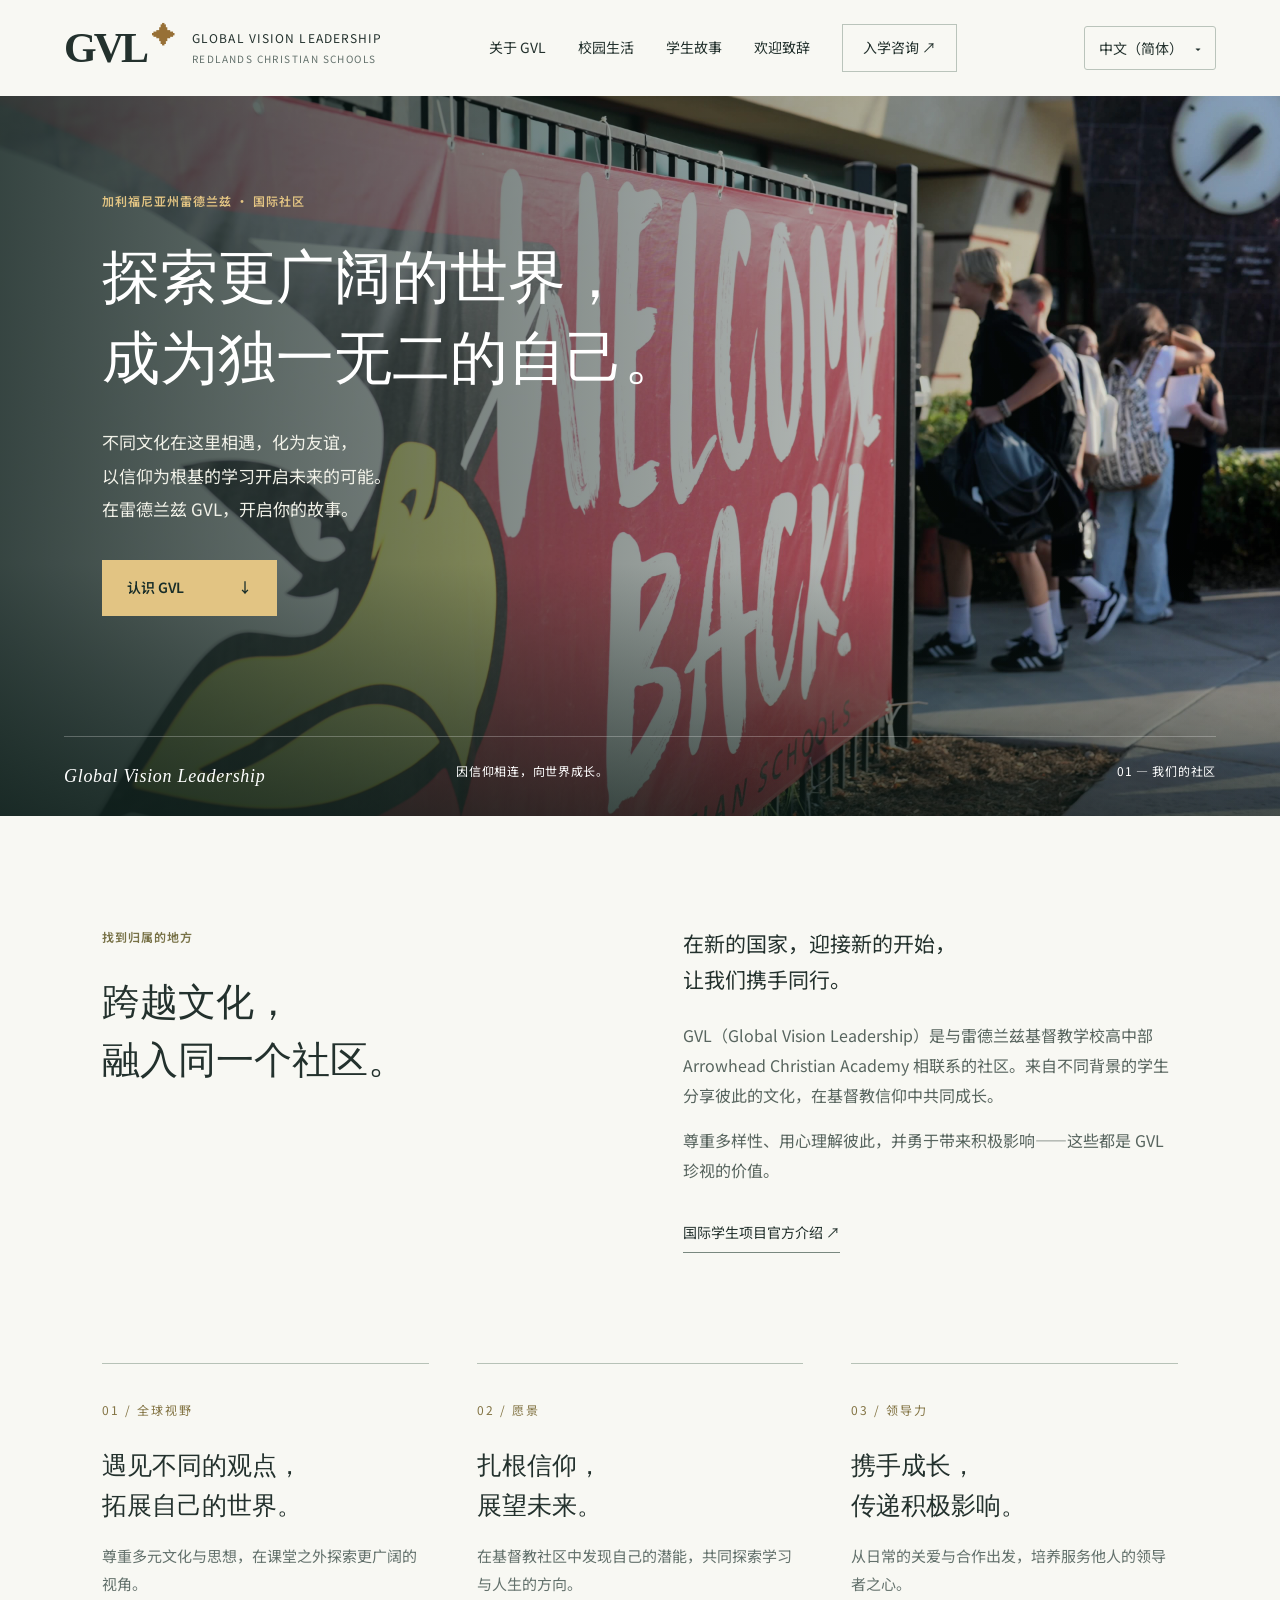
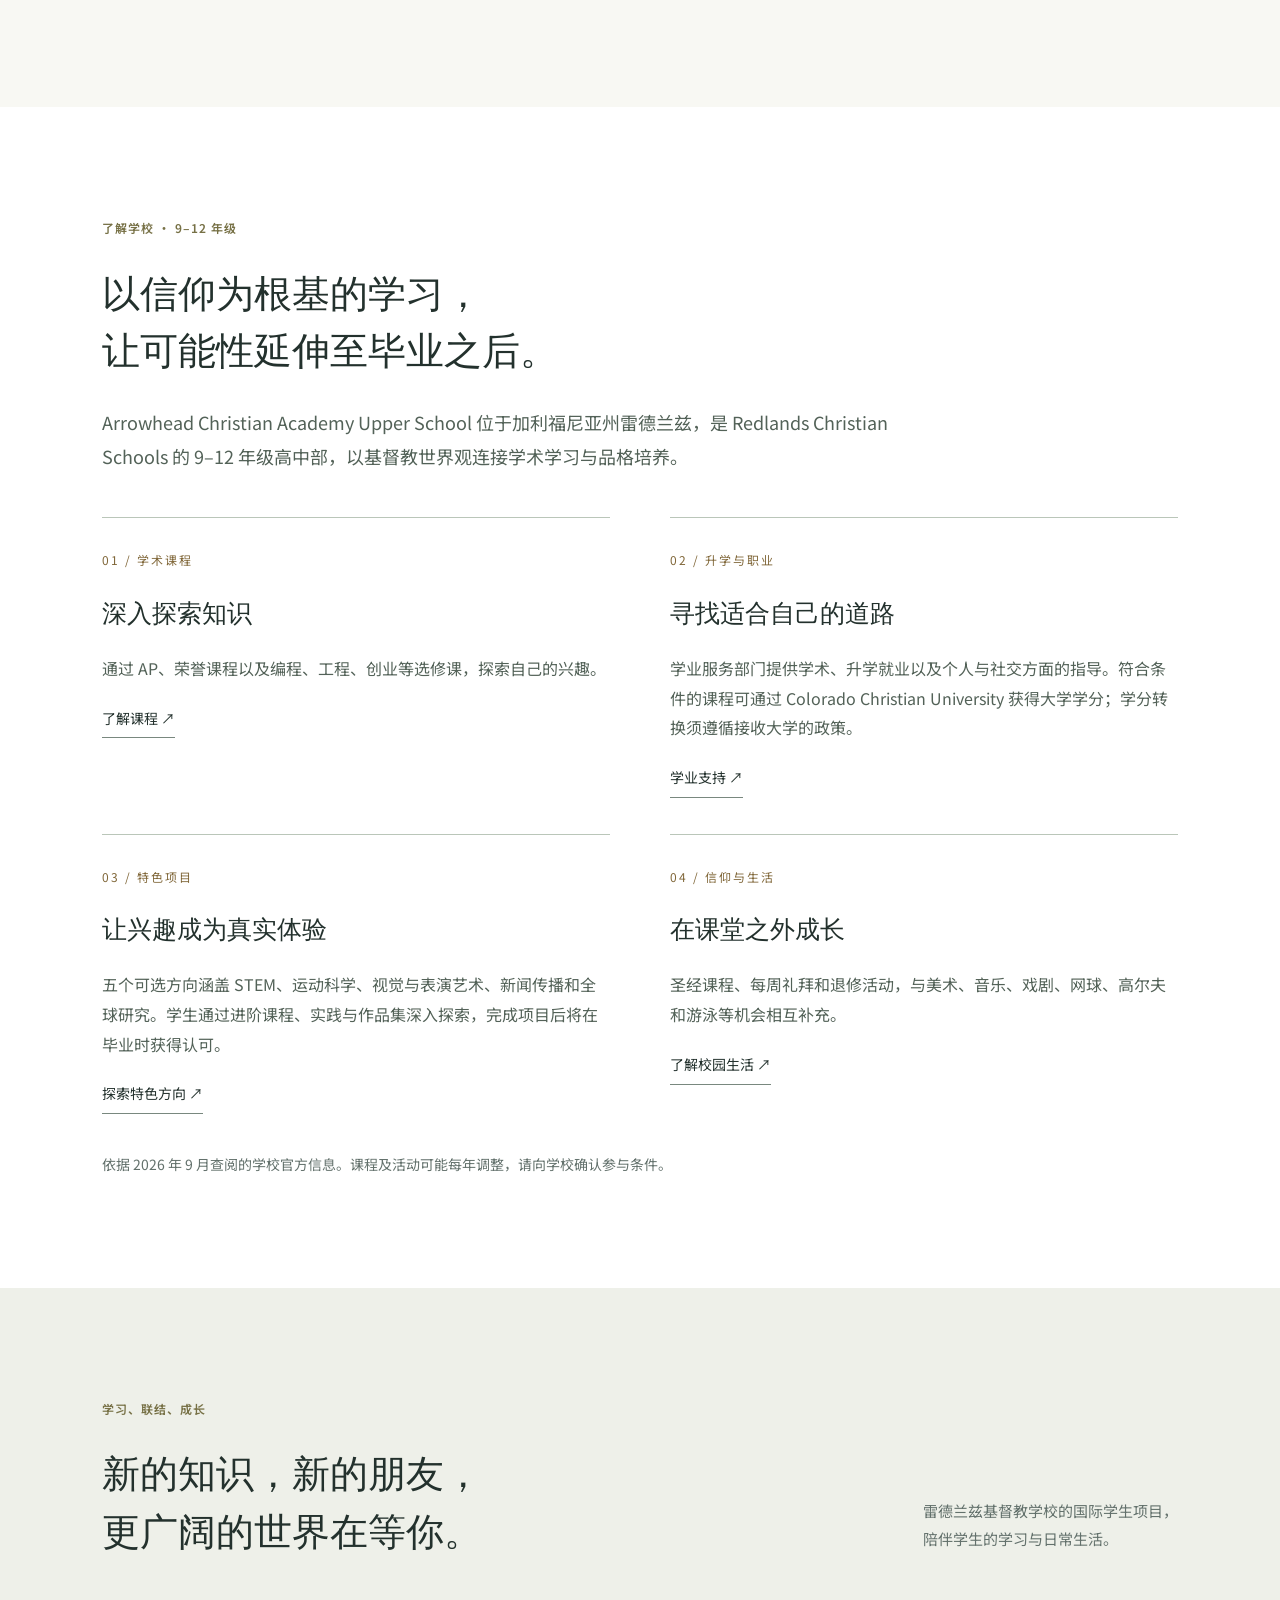
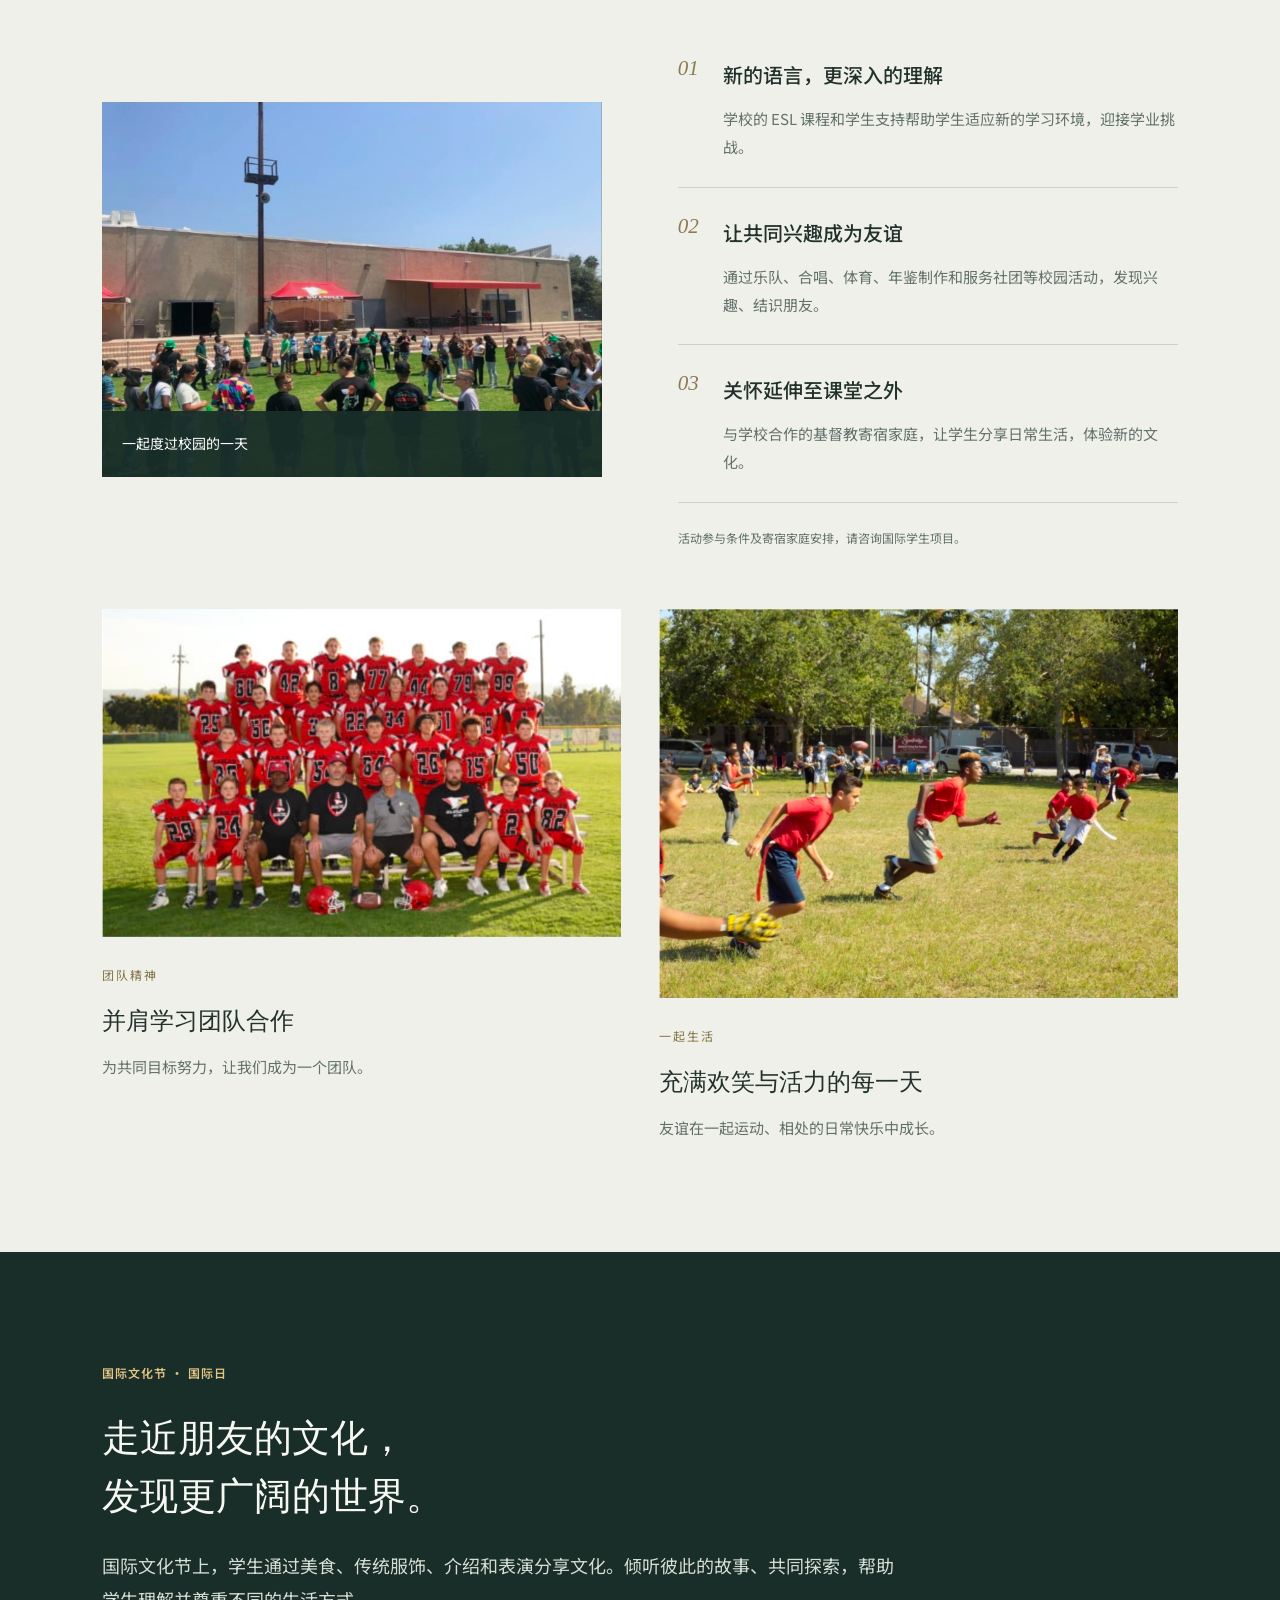
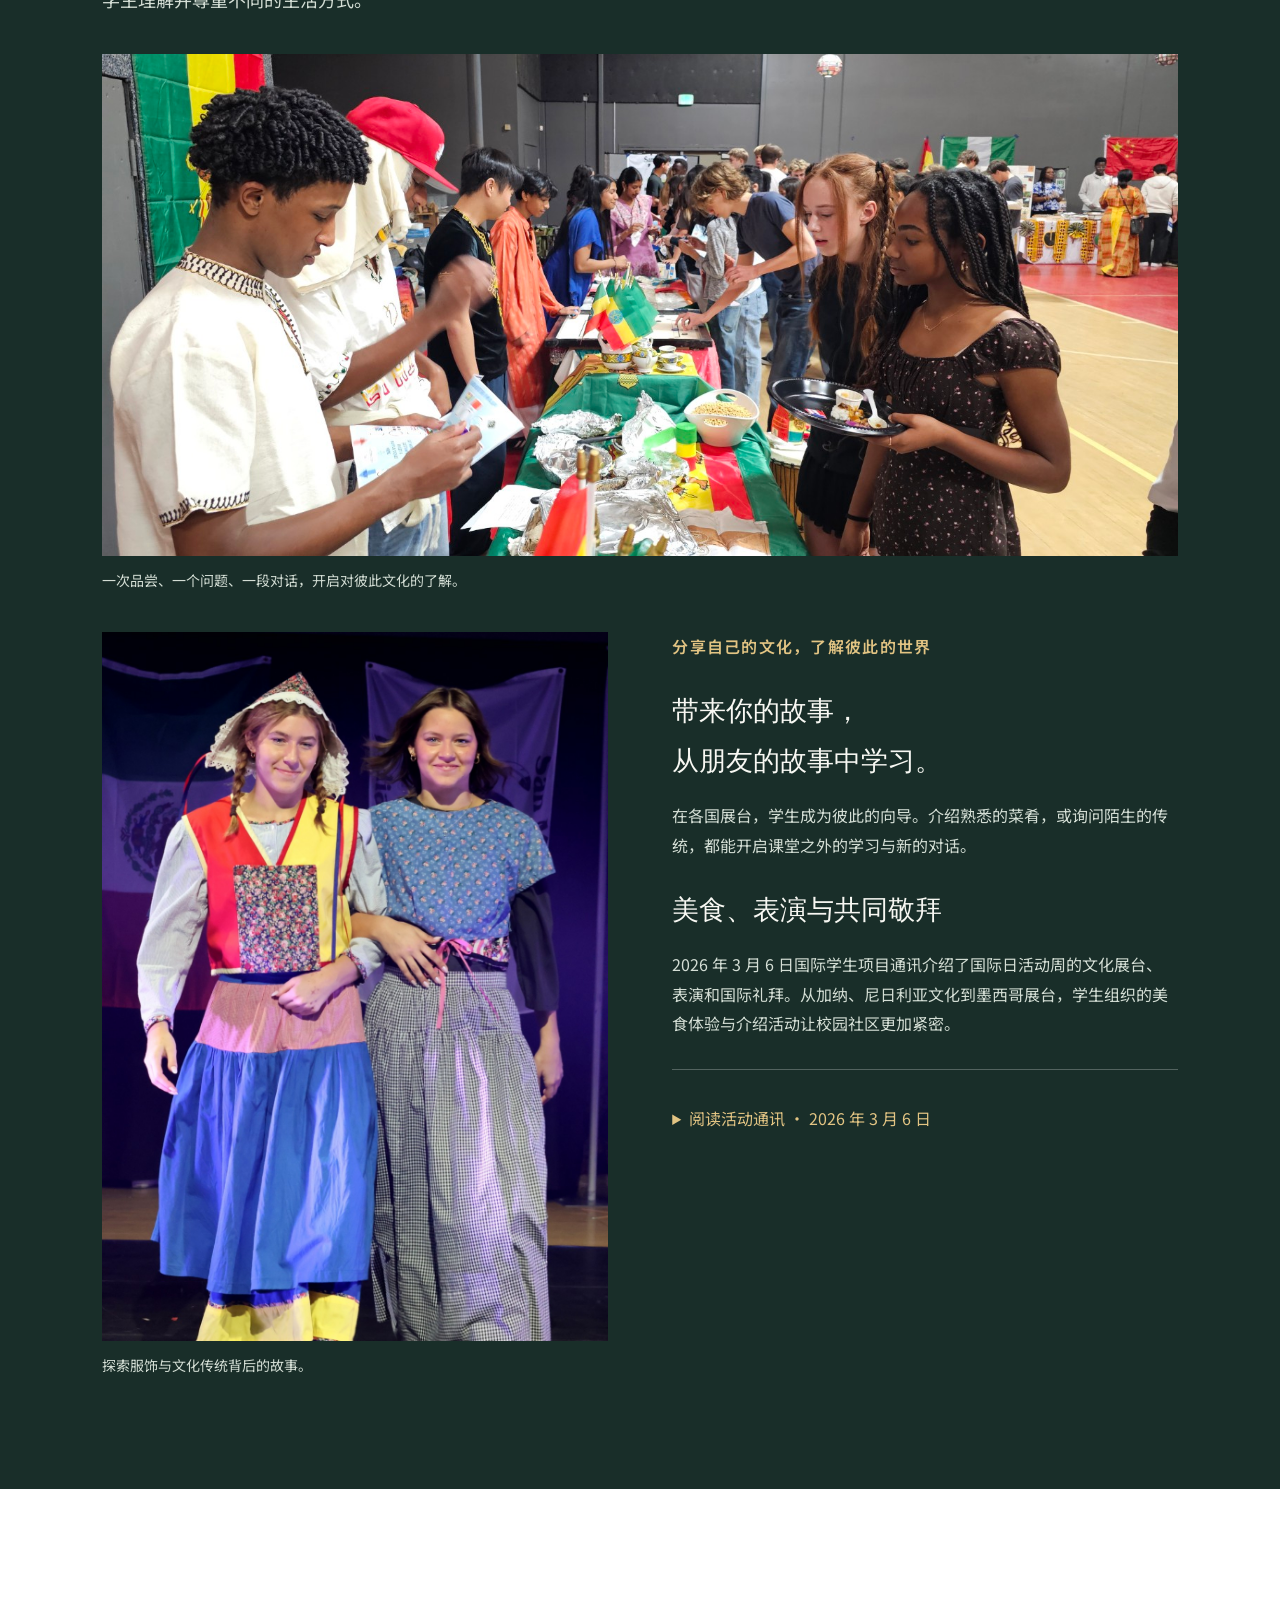
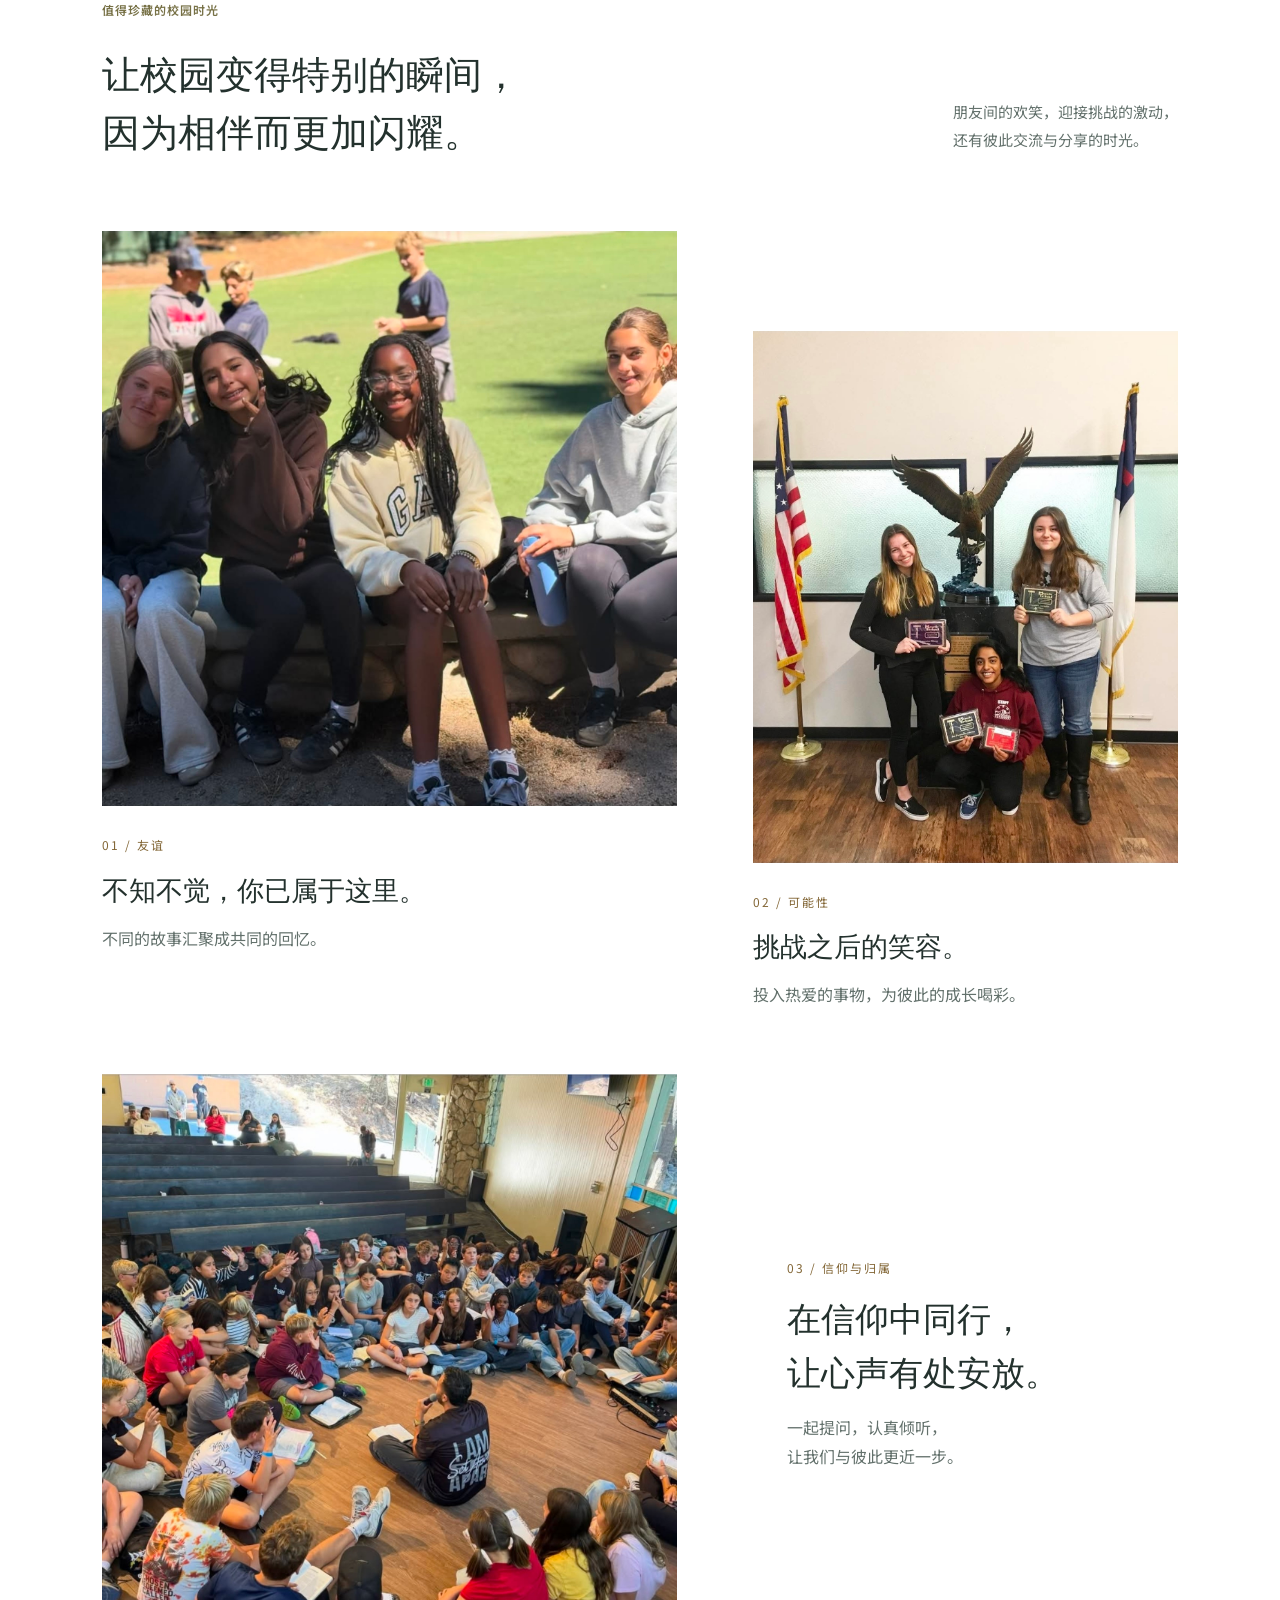
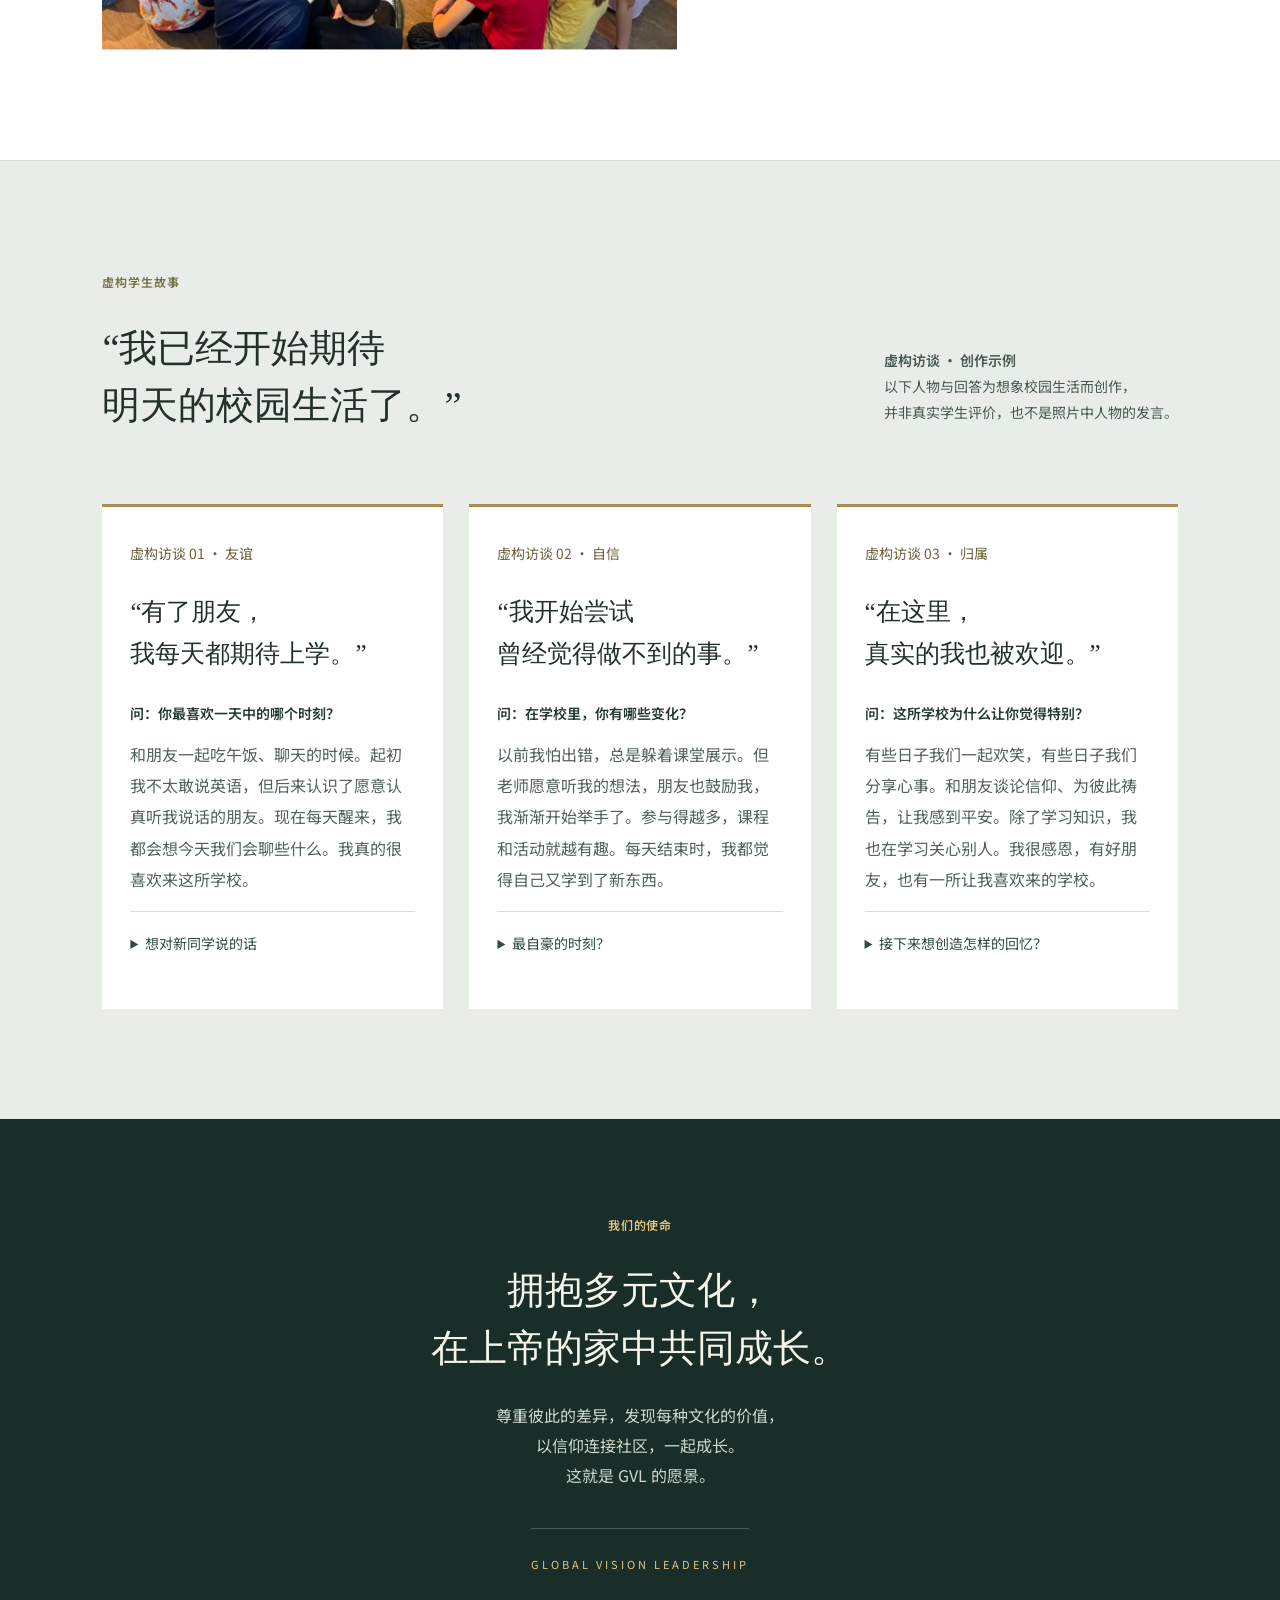
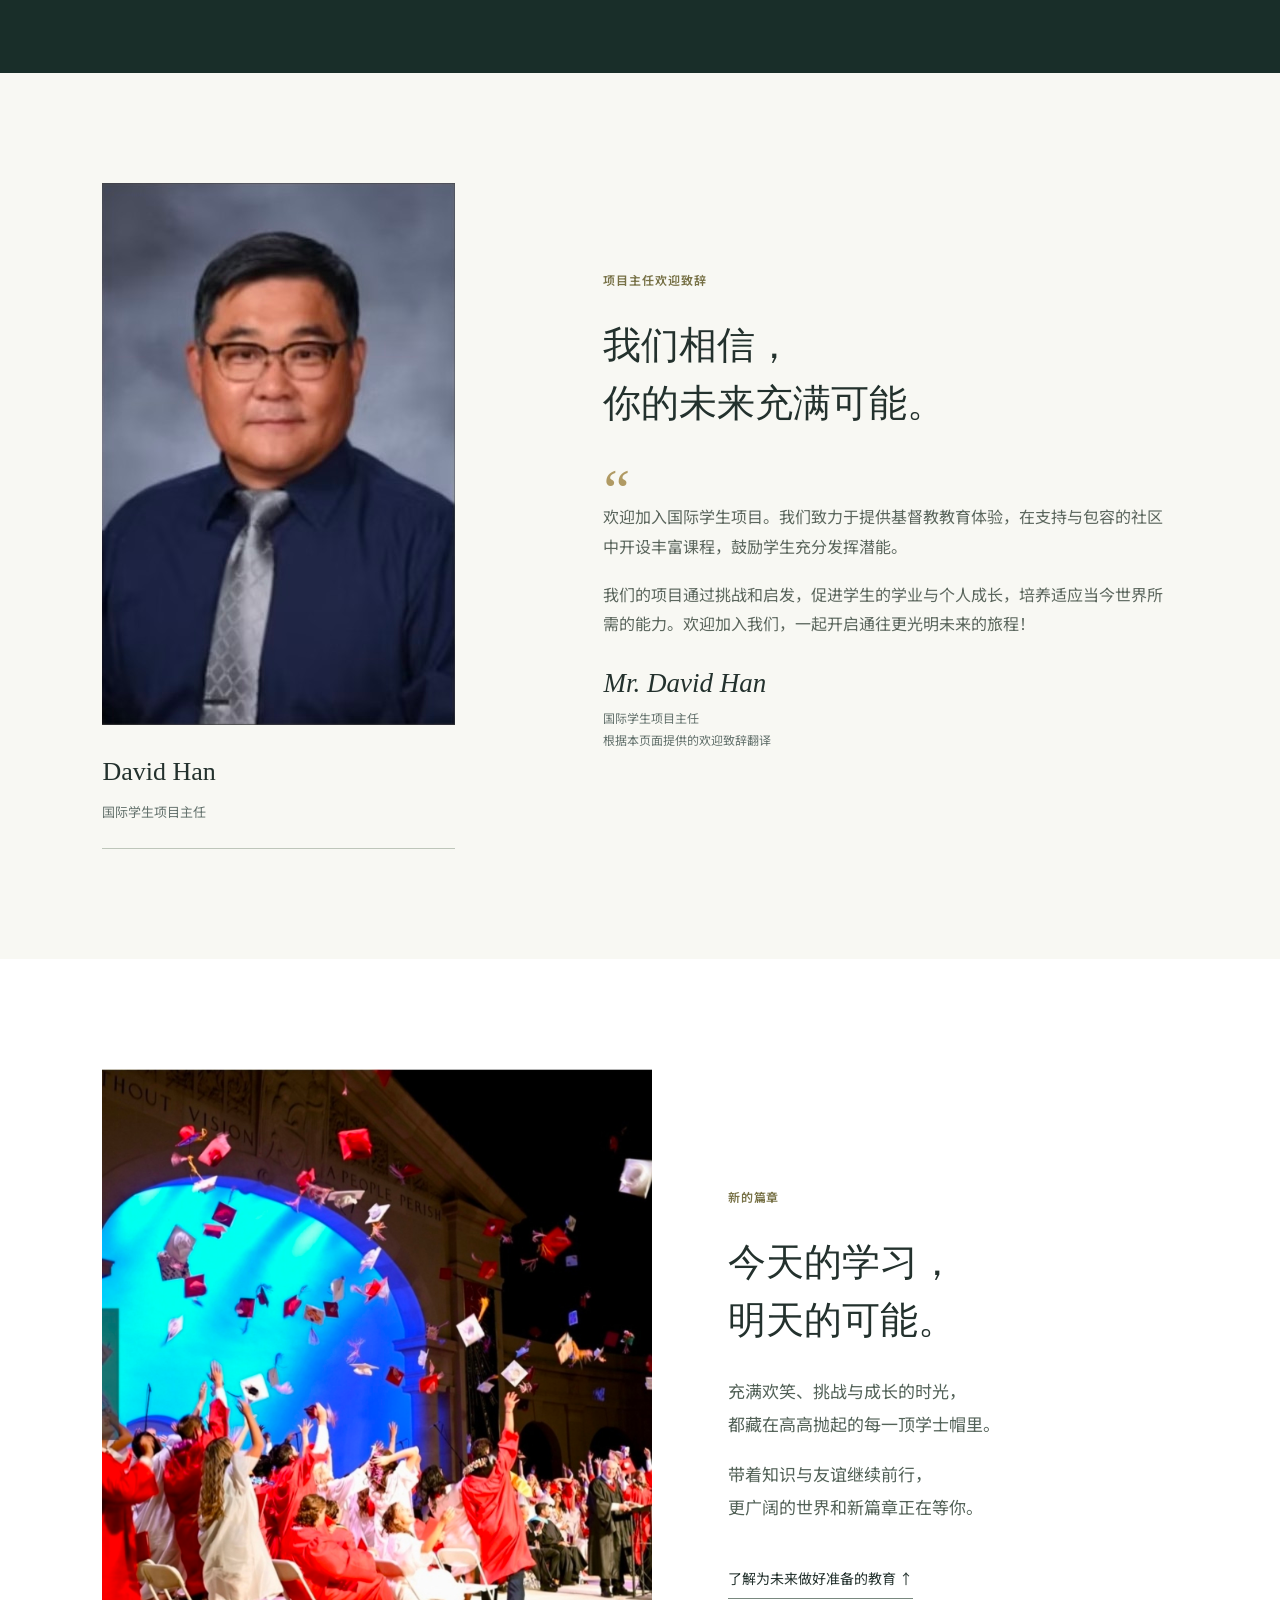
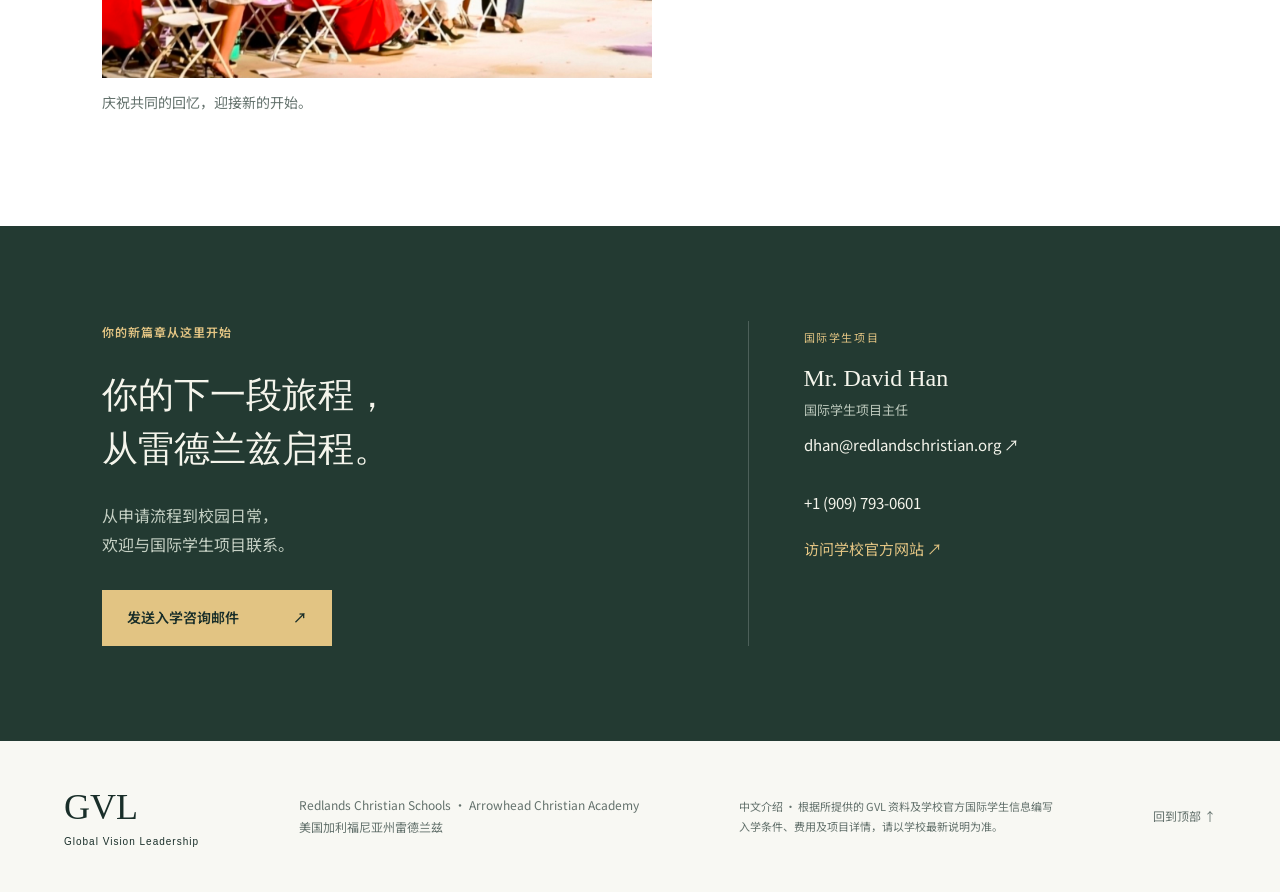
<file: zh.html>
<!doctype html>
<html lang="zh-CN"><head><meta charset="utf-8"><meta name="viewport" content="width=device-width,initial-scale=1"><meta name="theme-color" content="#192e29"><meta name="description" content="了解 Redlands Christian Schools 的 GVL 国际社区：以信仰、文化与学习相连。"><title>GVL — 探索世界，找到归属</title><link rel="stylesheet" href="style.css"><link rel="preconnect" href="https://fonts.googleapis.com"><link rel="preconnect" href="https://fonts.gstatic.com" crossorigin><link href="https://fonts.googleapis.com/css2?family=Noto+Sans+SC:wght@400;500;600;700&family=Noto+Serif+SC:wght@400;500;600&display=swap" rel="stylesheet"><style>.school-profile{background:#fff}.school-lead{max-width:820px;font-size:18px;line-height:1.9;color:#536258}.school-grid{display:grid;grid-template-columns:repeat(2,minmax(0,1fr));gap:36px 60px;margin-top:44px}.school-grid article{border-top:1px solid #bac6b9;padding-top:26px}.school-grid article>span{font-size:12px;letter-spacing:2px;color:#806739}.school-grid h3{font-family:'Noto Serif KR',serif;font-size:25px;font-weight:500;margin:17px 0}.school-grid p{font-size:16px;color:#536258}.school-source{font-size:14px;color:#63716c;margin:38px 0 0}.school-profile .text-link{margin-top:0}@media(max-width:620px){.school-grid{grid-template-columns:1fr;gap:28px}.school-lead{font-size:16px}.school-grid h3{font-size:23px}}</style><style>.graduation{display:grid;grid-template-columns:1.1fr .9fr;align-items:center;gap:7%;background:#fff}.graduation figure{margin:0}.graduation img{display:block;width:100%;height:auto}.graduation figcaption{font-size:14px;color:#63716c;margin-top:12px}.graduation-copy>p:not(.eyebrow){color:#536258;font-size:17px;line-height:1.95}.graduation .text-link{margin-top:20px}@media(max-width:620px){.graduation{grid-template-columns:1fr;gap:32px}.graduation-copy>p:not(.eyebrow){font-size:16px}}</style><style>.festival{background:#192e29;color:#f8f8f3}.festival .eyebrow{color:#e2c483}.festival-intro{max-width:800px;font-size:18px;color:#d4ded5}.festival figure{margin:0}.festival img{display:block;width:100%;height:auto}.festival-wide{margin:38px 0!important}.festival figcaption{font-size:14px;color:#d4ded5;padding-top:12px}.festival-bottom{display:grid;grid-template-columns:1fr 1fr;gap:6%;align-items:start}.festival-bottom h3{font-family:'Noto Serif KR',serif;font-size:27px;font-weight:500;margin:26px 0 14px}.festival-bottom p{color:#d4ded5;font-size:16px}.festival-news{margin-top:30px;border-top:1px solid #ffffff40;padding-top:24px}.festival-news summary{cursor:pointer;font-size:16px;padding:10px 0;color:#e2c483}.festival-news img{margin-top:18px}.festival a:focus-visible,.festival summary:focus-visible{outline:3px solid #e2c483;outline-offset:5px}@media(max-width:620px){.festival-bottom{grid-template-columns:1fr;gap:30px}.festival-intro{font-size:16px}.festival-bottom h3{font-size:24px}}</style><style>html[lang="zh-CN"] body{font-family:'Noto Sans SC',sans-serif;word-break:normal;overflow-wrap:break-word}html[lang="zh-CN"] h1,html[lang="zh-CN"] h2,.value h3,.student-gallery h3,.moments-grid h3,.story-card h3,.school-grid h3,.festival-bottom h3{font-family:'Noto Serif SC',serif;letter-spacing:0}h1{line-height:1.4}h2{line-height:1.5}.eyebrow{letter-spacing:.08em}.hero{height:auto;min-height:720px;max-height:none}.hero-content{padding-bottom:150px}.hero-copy{max-width:760px}.hero-bottom{gap:25px}.hero-bottom span{flex:1}.hero-bottom span:last-child{text-align:right}.value p{max-width:none}@media(max-width:620px){.hero{min-height:710px}.hero h1{font-size:34px;letter-spacing:0;line-height:1.5}.hero-content{padding-top:68px;padding-bottom:120px}.hero-copy br{display:none}.value{display:block}.photo-caption{position:static}.brand>span{display:none}}</style><style>
.language-picker{position:relative;margin-left:20px;flex-shrink:0;font-size:14px;line-height:1.5}
.language-picker summary{cursor:pointer;min-height:44px;display:flex;align-items:center;gap:12px;padding:10px 14px;border:1px solid #bac4bb;border-radius:3px;list-style:none;white-space:nowrap}
.language-picker summary::-webkit-details-marker{display:none}.language-picker summary:after{content:"▾";font-size:12px}
.language-picker summary:focus-visible,.language-picker a:focus-visible{outline:3px solid #977036;outline-offset:3px}
.language-options{position:absolute;right:0;top:calc(100% + 8px);width:185px;background:#f8f8f3;border:1px solid #bac4bb;box-shadow:0 12px 30px #192e2920;padding:8px;z-index:30}
.language-options a{display:flex;align-items:center;min-height:44px;padding:10px 12px;border-radius:2px;line-height:1.5}
.language-options a:hover,.language-options a[aria-current]{background:#e5eadd;color:#192e29}.language-options a[aria-current]{font-weight:700}
@media(max-width:620px){.language-picker{margin:0 14px 0 8px;font-size:13px}.language-picker summary{padding:9px 11px}.language-options{right:0}}
</style><link rel="alternate" hreflang="ko" href="https://gvl-redlands.vercel.app/ko.html"><link rel="alternate" hreflang="en" href="https://gvl-redlands.vercel.app/"><link rel="alternate" hreflang="zh-CN" href="https://gvl-redlands.vercel.app/zh.html"><link rel="alternate" hreflang="vi" href="https://gvl-redlands.vercel.app/vi.html"><link rel="alternate" hreflang="hi" href="https://gvl-redlands.vercel.app/hi.html"><link rel="alternate" hreflang="ja" href="https://gvl-redlands.vercel.app/ja.html"><link rel="alternate" hreflang="x-default" href="https://gvl-redlands.vercel.app/"></head>
<body><a class="skip" href="#main">跳至正文</a><header><a class="brand" href="#" aria-label="GVL 首页"><b>GVL<span>✦</span></b><span>GLOBAL VISION LEADERSHIP<br><small>REDLANDS CHRISTIAN SCHOOLS</small></span></a><nav aria-label="主导航"><a href="#about">关于 GVL</a><a href="#life">校园生活</a><a href="#stories">学生故事</a><a href="#welcome">欢迎致辞</a><a class="nav-cta" href="#contact">入学咨询 ↗</a></nav><details class="language-picker"><summary aria-label="选择语言">中文（简体）</summary><div class="language-options"><a href="ko.html" lang="ko" hreflang="ko">한국어</a><a href="index.html" lang="en" hreflang="en">English</a><a href="zh.html" lang="zh-CN" hreflang="zh-CN" aria-current="page">中文（简体）</a><a href="vi.html" lang="vi" hreflang="vi">Tiếng Việt</a><a href="hi.html" lang="hi" hreflang="hi">हिन्दी</a><a href="ja.html" lang="ja" hreflang="ja">日本語</a></div></details><button class="menu" aria-label="打开菜单" aria-expanded="false">☰</button></header>
<main id="main"><section class="hero"><div class="hero-image" role="img" aria-label="Redlands Christian Schools 学生生活"></div><div class="hero-shade"></div><div class="hero-content"><p class="eyebrow light">加利福尼亚州雷德兰兹 · 国际社区</p><h1>探索更广阔的世界，<br>成为独一无二的自己。</h1><p class="hero-copy">不同文化在这里相遇，化为友谊，<br>以信仰为根基的学习开启未来的可能。<br>在雷德兰兹 GVL，开启你的故事。</p><a class="button gold" href="#about">认识 GVL  <span>↓</span></a></div><div class="hero-bottom"><span>Global Vision Leadership</span><span>因信仰相连，向世界成长。</span><span>01 — 我们的社区</span></div></section>
<section id="about" class="intro section"><div><p class="eyebrow">找到归属的地方</p><h2>跨越文化，<br>融入同一个社区。</h2></div><div class="intro-text"><p class="lead">在新的国家，迎接新的开始，<br>让我们携手同行。</p><p>GVL（Global Vision Leadership）是与雷德兰兹基督教学校高中部 Arrowhead Christian Academy 相联系的社区。来自不同背景的学生分享彼此的文化，在基督教信仰中共同成长。</p><p>尊重多样性、用心理解彼此，并勇于带来积极影响——这些都是 GVL 珍视的价值。</p><a class="text-link" href="https://www.acarcsinternational.com/" target="_blank" rel="noopener">国际学生项目官方介绍 ↗</a></div></section>
<section class="values"><div class="value"><span class="number">01 / 全球视野</span><h3>遇见不同的观点，<br>拓展自己的世界。</h3><p>尊重多元文化与思想，在课堂之外探索更广阔的视角。</p></div><div class="value"><span class="number">02 / 愿景</span><h3>扎根信仰，<br>展望未来。</h3><p>在基督教社区中发现自己的潜能，共同探索学习与人生的方向。</p></div><div class="value"><span class="number">03 / 领导力</span><h3>携手成长，<br>传递积极影响。</h3><p>从日常的关爱与合作出发，培养服务他人的领导者之心。</p></div></section>
<section id="school" class="section school-profile" aria-labelledby="school-title"><p class="eyebrow">了解学校 · 9–12 年级</p><h2 id="school-title">以信仰为根基的学习，<br>让可能性延伸至毕业之后。</h2><p class="school-lead">Arrowhead Christian Academy Upper School 位于加利福尼亚州雷德兰兹，是 Redlands Christian Schools 的 9–12 年级高中部，以基督教世界观连接学术学习与品格培养。</p><div class="school-grid"><article><span>01 / 学术课程</span><h3>深入探索知识</h3><p>通过 AP、荣誉课程以及编程、工程、创业等选修课，探索自己的兴趣。</p><a class="text-link" href="https://www.redlandschristian.org/aca-upper-school/upper-school-overview" target="_blank" rel="noopener">了解课程 ↗</a></article><article><span>02 / 升学与职业</span><h3>寻找适合自己的道路</h3><p>学业服务部门提供学术、升学就业以及个人与社交方面的指导。符合条件的课程可通过 Colorado Christian University 获得大学学分；学分转换须遵循接收大学的政策。</p><a class="text-link" href="https://www.redlandschristian.org/aca-upper-school/academic-services" target="_blank" rel="noopener">学业支持 ↗</a></article><article><span>03 / 特色项目</span><h3>让兴趣成为真实体验</h3><p>五个可选方向涵盖 STEM、运动科学、视觉与表演艺术、新闻传播和全球研究。学生通过进阶课程、实践与作品集深入探索，完成项目后将在毕业时获得认可。</p><a class="text-link" href="https://www.redlandschristian.org/aca-upper-school/aca-distinctives" target="_blank" rel="noopener">探索特色方向 ↗</a></article><article><span>04 / 信仰与生活</span><h3>在课堂之外成长</h3><p>圣经课程、每周礼拜和退修活动，与美术、音乐、戏剧、网球、高尔夫和游泳等机会相互补充。</p><a class="text-link" href="https://www.redlandschristian.org/aca-upper-school/upper-school-overview" target="_blank" rel="noopener">了解校园生活 ↗</a></article></div><p class="school-source">依据 2026 年 9 月查阅的学校官方信息。课程及活动可能每年调整，请向学校确认参与条件。</p></section>
<section id="life" class="section life"><div class="section-top"><div><p class="eyebrow">学习、联结、成长</p><h2>新的知识，新的朋友，<br>更广阔的世界在等你。</h2></div><p>雷德兰兹基督教学校的国际学生项目，<br>陪伴学生的学习与日常生活。</p></div><div class="life-layout"><figure class="life-photo"><img src="assets/campus-community.jpg" alt="学生们聚集在校园草坪上" loading="lazy"><figcaption class="photo-caption">一起度过校园的一天</figcaption></figure><div class="life-list"><article><span>01</span><div><h3>新的语言，更深入的理解</h3><p>学校的 ESL 课程和学生支持帮助学生适应新的学习环境，迎接学业挑战。</p></div></article><article><span>02</span><div><h3>让共同兴趣成为友谊</h3><p>通过乐队、合唱、体育、年鉴制作和服务社团等校园活动，发现兴趣、结识朋友。</p></div></article><article><span>03</span><div><h3>关怀延伸至课堂之外</h3><p>与学校合作的基督教寄宿家庭，让学生分享日常生活，体验新的文化。</p></div></article><p class="fine">活动参与条件及寄宿家庭安排，请咨询国际学生项目。</p></div></div><div class="student-gallery"><figure><a href="assets/football-team.jpg" target="_blank" aria-label="查看橄榄球队照片"><img src="assets/football-team.jpg" alt="穿红色队服的橄榄球运动员与教练" loading="lazy" width="1536" height="971"></a><figcaption><span>团队精神</span><h3>并肩学习团队合作</h3><p>为共同目标努力，让我们成为一个团队。</p></figcaption></figure><figure><a href="assets/outdoor-activities.jpg" target="_blank" aria-label="查看户外活动照片"><img src="assets/outdoor-activities.jpg" alt="学生们在草坪上一起玩耍" loading="lazy" width="1536" height="1152"></a><figcaption><span>一起生活</span><h3>充满欢笑与活力的每一天</h3><p>友谊在一起运动、相处的日常快乐中成长。</p></figcaption></figure></div></section>
<section id="festival" class="section festival" aria-labelledby="festival-title"><p class="eyebrow">国际文化节 · 国际日</p><h2 id="festival-title">走近朋友的文化，<br>发现更广阔的世界。</h2><p class="festival-intro">国际文化节上，学生通过美食、传统服饰、介绍和表演分享文化。倾听彼此的故事、共同探索，帮助学生理解并尊重不同的生活方式。</p><figure class="festival-wide"><a href="assets/festival-booths.jpg" target="_blank" rel="noopener" aria-label="查看国际文化展位"><img src="assets/festival-booths.jpg" alt="学生们在各国国旗装饰的展位分享食物并交流" loading="lazy"></a><figcaption>一次品尝、一个问题、一段对话，开启对彼此文化的了解。</figcaption></figure><div class="festival-bottom"><figure><a href="assets/festival-cultures.jpg" target="_blank" rel="noopener" aria-label="查看文化庆祝活动照片"><img src="assets/festival-cultures.jpg" alt="两位学生穿着色彩鲜艳的服装在文化活动中合影" loading="lazy"></a><figcaption>探索服饰与文化传统背后的故事。</figcaption></figure><div><p class="eyebrow">分享自己的文化，了解彼此的世界</p><h3>带来你的故事，<br>从朋友的故事中学习。</h3><p>在各国展台，学生成为彼此的向导。介绍熟悉的菜肴，或询问陌生的传统，都能开启课堂之外的学习与新的对话。</p><h3>美食、表演与共同敬拜</h3><p>2026 年 3 月 6 日国际学生项目通讯介绍了国际日活动周的文化展台、表演和国际礼拜。从加纳、尼日利亚文化到墨西哥展台，学生组织的美食体验与介绍活动让校园社区更加紧密。</p><details class="festival-news"><summary>阅读活动通讯 · 2026 年 3 月 6 日</summary><a href="assets/festival-newsletter.jpg" target="_blank" rel="noopener" aria-label="打开完整校讯图片"><img src="assets/festival-newsletter.jpg" alt="2026年3月6日国际学生项目校讯：文化展位、国际礼拜与墨西哥展示" loading="lazy"></a><p>点击图片即可查看完整尺寸的通讯。</p></details></div></div></section>
<section class="section moments" aria-labelledby="moments-title"><div class="section-top"><div><p class="eyebrow">值得珍藏的校园时光</p><h2 id="moments-title">让校园变得特别的瞬间，<br>因为相伴而更加闪耀。</h2></div><p>朋友间的欢笑，迎接挑战的激动，<br>还有彼此交流与分享的时光。</p></div><div class="moments-grid"><figure class="moment-friends"><a href="assets/student-friendships.jpg" target="_blank" rel="noopener" aria-label="查看友谊照片"><img src="assets/student-friendships.jpg" alt="学生们坐在阳光下的草坪旁" loading="lazy" width="1536" height="1536"></a><figcaption><span>01 / 友谊</span><h3>不知不觉，你已属于这里。</h3><p>不同的故事汇聚成共同的回忆。</p></figcaption></figure><figure class="moment-achieve"><a href="assets/student-achievements.jpg" target="_blank" rel="noopener" aria-label="查看学生获奖照片"><img src="assets/student-achievements.jpg" alt="三位学生在鹰雕像前手持奖牌" loading="lazy" width="1229" height="1536"></a><figcaption><span>02 / 可能性</span><h3>挑战之后的笑容。</h3><p>投入热爱的事物，为彼此的成长喝彩。</p></figcaption></figure><figure class="moment-faith"><a href="assets/faith-community.jpeg" target="_blank" rel="noopener" aria-label="查看社区聚会照片"><img src="assets/faith-community.jpeg" alt="学生和带领者围坐，面前摆着打开的书" loading="lazy" width="1532" height="1536"></a><figcaption><span>03 / 信仰与归属</span><h3>在信仰中同行，<br>让心声有处安放。</h3><p>一起提问，认真倾听，<br>让我们与彼此更近一步。</p></figcaption></figure></div></section>
<section id="stories" class="section stories" aria-labelledby="stories-title"><div class="section-top"><div><p class="eyebrow">虚构学生故事</p><h2 id="stories-title">“我已经开始期待<br>明天的校园生活了。”</h2></div><p class="fiction-note"><strong>虚构访谈 · 创作示例</strong><br>以下人物与回答为想象校园生活而创作，<br>并非真实学生评价，也不是照片中人物的发言。</p></div><div class="story-grid"><article class="story-card"><span class="story-label">虚构访谈 01 · 友谊</span><h3>“有了朋友，<br>我每天都期待上学。”</h3><p class="story-question">问：你最喜欢一天中的哪个时刻？</p><p>和朋友一起吃午饭、聊天的时候。起初我不太敢说英语，但后来认识了愿意认真听我说话的朋友。现在每天醒来，我都会想今天我们会聊些什么。我真的很喜欢来这所学校。</p><details><summary>想对新同学说的话</summary><p>不必一开始就说得完美。试着微笑着打个招呼吧。对我来说，友谊就是从那一句简单的问候开始的！</p></details></article><article class="story-card"><span class="story-label">虚构访谈 02 · 自信</span><h3>“我开始尝试<br>曾经觉得做不到的事。”</h3><p class="story-question">问：在学校里，你有哪些变化？</p><p>以前我怕出错，总是躲着课堂展示。但老师愿意听我的想法，朋友也鼓励我，我渐渐开始举手了。参与得越多，课程和活动就越有趣。每天结束时，我都觉得自己又学到了新东西。</p><details><summary>最自豪的时刻？</summary><p>完成展示后，和朋友一边笑一边聊天的时候。虽然并不完美，但想到自己迈出了一步，我就很开心。</p></details></article><article class="story-card"><span class="story-label">虚构访谈 03 · 归属</span><h3>“在这里，<br>真实的我也被欢迎。”</h3><p class="story-question">问：这所学校为什么让你觉得特别？</p><p>有些日子我们一起欢笑，有些日子我们分享心事。和朋友谈论信仰、为彼此祷告，让我感到平安。除了学习知识，我也在学习关心别人。我很感恩，有好朋友，也有一所让我喜欢来的学校。</p><details><summary>接下来想创造怎样的回忆？</summary><p>我想主动走近新同学，邀请他们加入我们。我希望他们也能感受到我曾经感受过的温暖。</p></details></article></div></section>
<section class="mission"><p class="eyebrow light">我们的使命</p><h2>拥抱多元文化，<br>在上帝的家中共同成长。</h2><p>尊重彼此的差异，发现每种文化的价值，<br>以信仰连接社区，一起成长。<br>这就是 GVL 的愿景。</p><span class="mission-sign">GLOBAL VISION LEADERSHIP</span></section>
<section id="welcome" class="section welcome"><div class="portrait-wrap"><div class="portrait"><img src="assets/director-message.jpg" alt="国际学生项目主任 David Han" loading="lazy"></div><div class="portrait-label"><b>David Han</b><span>国际学生项目主任</span></div></div><div class="welcome-text"><p class="eyebrow">项目主任欢迎致辞</p><h2>我们相信，<br>你的未来充满可能。</h2><div class="quote-mark">“</div><blockquote><p>欢迎加入国际学生项目。我们致力于提供基督教教育体验，在支持与包容的社区中开设丰富课程，鼓励学生充分发挥潜能。</p><p>我们的项目通过挑战和启发，促进学生的学业与个人成长，培养适应当今世界所需的能力。欢迎加入我们，一起开启通往更光明未来的旅程！</p></blockquote><p class="signature">Mr. David Han</p><p class="fine">国际学生项目主任<br>根据本页面提供的欢迎致辞翻译</p></div></section>
<section class="section graduation" aria-labelledby="graduation-title"><figure><a href="assets/graduation.jpg" target="_blank" rel="noopener" aria-label="查看毕业照片"><img src="assets/graduation.jpg" alt="身穿红白礼服的毕业生抛起毕业帽庆祝" loading="lazy"></a><figcaption>庆祝共同的回忆，迎接新的开始。</figcaption></figure><div class="graduation-copy"><p class="eyebrow">新的篇章</p><h2 id="graduation-title">今天的学习，<br>明天的可能。</h2><p>充满欢笑、挑战与成长的时光，<br>都藏在高高抛起的每一顶学士帽里。</p><p>带着知识与友谊继续前行，<br>更广阔的世界和新篇章正在等你。</p><a class="text-link" href="#school">了解为未来做好准备的教育 ↑</a></div></section>
<section id="contact" class="contact"><div><p class="eyebrow light">你的新篇章从这里开始</p><h2>你的下一段旅程，<br>从雷德兰兹启程。</h2><p>从申请流程到校园日常，<br>欢迎与国际学生项目联系。</p><a class="button gold" href="mailto:dhan@redlandschristian.org?subject=GVL%20International%20Admissions%20Inquiry">发送入学咨询邮件  <span>↗</span></a></div><div class="contact-details"><div><span>国际学生项目</span><h3>Mr. David Han</h3><p>国际学生项目主任</p><a href="mailto:dhan@redlandschristian.org">dhan@redlandschristian.org ↗</a></div><a class="phone" href="tel:+19097930601">+1 (909) 793-0601</a><a class="official" href="https://www.acarcsinternational.com/" target="_blank" rel="noopener">访问学校官方网站 ↗</a></div></section></main>
<footer><div class="footer-brand">GVL<span>Global Vision Leadership</span></div><p>Redlands Christian Schools · Arrowhead Christian Academy<br>美国加利福尼亚州雷德兰兹</p><small>中文介绍 · 根据所提供的 GVL 资料及学校官方国际学生信息编写<br>入学条件、费用及项目详情，请以学校最新说明为准。</small><a href="#">回到顶部 ↑</a></footer><script>const button=document.querySelector('.menu'); const nav=document.querySelector('nav');button.addEventListener('click',()=>{const open=button.getAttribute('aria-expanded')!=='true';button.setAttribute('aria-expanded',String(open));button.setAttribute('aria-label',open?'关闭菜单':'打开菜单');nav.classList.toggle('open',open);});nav.querySelectorAll('a').forEach(a=>a.addEventListener('click',()=>{nav.classList.remove('open');button.setAttribute('aria-expanded','false');}));</script></body></html>
</file>
<file: style.css>
:root{--forest:#192e29;--ink:#23312d;--gold:#e2c483;--paper:#f8f8f3;--muted:#63716c}*{box-sizing:border-box}html{scroll-behavior:smooth;scroll-padding-top:95px}body{margin:0;color:var(--ink);background:var(--paper);font-family:'Noto Sans KR',sans-serif;font-size:16px;line-height:1.85;word-break:keep-all}a{color:inherit;text-decoration:none}button{font:inherit}a:focus-visible,button:focus-visible{outline:3px solid #b78027;outline-offset:6px}.skip{position:fixed;top:-80px;z-index:30;background:white;padding:10px}.skip:focus{top:0}header{height:96px;padding:0 5%;display:flex;align-items:center;justify-content:space-between;background:var(--paper);position:relative;z-index:10}.brand{display:flex;align-items:center;gap:20px}.brand>b{font:600 42px Georgia,serif;letter-spacing:-3px}.brand>b span{font-size:23px;color:#977036;vertical-align:top;margin-left:6px}.brand>span{font-size:12px;line-height:1.7;letter-spacing:1.1px}.brand small{font-size:10px;letter-spacing:1.4px;color:var(--muted)}nav{display:flex;align-items:center;gap:32px;font-size:14px}.nav-cta{border:1px solid #bac4bb;padding:10px 20px}.menu{display:none}.hero{height:720px;min-height:620px;max-height:900px;position:relative;background:#263d34;color:white}.hero-image,.hero-shade{position:absolute;inset:0}.hero-image{background:url('assets/campus.jpg') center 45%/cover}.hero-shade{background:linear-gradient(90deg,rgba(10,28,24,.82),rgba(14,29,24,.3) 68%,rgba(14,29,24,.05)),linear-gradient(0deg,rgba(9,25,20,.65),transparent 35%)}.hero-content{position:relative;padding:94px 8% 100px}.eyebrow{font-size:12px;letter-spacing:2.2px;font-weight:600;color:#777146;margin:0 0 26px}.eyebrow.light{color:var(--gold)}h1,h2,h3,p{margin-top:0}h1,h2{font-family:'Noto Serif KR',serif;font-weight:500;letter-spacing:-1.7px}h1{font-size:clamp(40px,4.5vw,66px);line-height:1.42;margin-bottom:26px}.hero-copy{font-size:17px;line-height:1.95;color:#f1f1e8;margin-bottom:35px}.button{display:inline-flex;gap:54px;align-items:center;padding:15px 25px;font-size:14px;font-weight:600;transition:background .2s,transform .2s}.button:hover{transform:translateY(-2px);background:#ecd49e}.gold{background:var(--gold);color:var(--forest)}.hero-bottom{position:absolute;bottom:0;left:5%;right:5%;display:flex;justify-content:space-between;border-top:1px solid #ffffff40;padding:23px 0;font-size:12px;letter-spacing:.7px}.hero-bottom span:first-child{font-family:Georgia,serif;font-style:italic;font-size:18px}.section{padding:110px 8%}h2{font-size:clamp(30px,3vw,43px);line-height:1.6;margin-bottom:24px}.intro{display:grid;grid-template-columns:1fr 1fr;gap:8%}.intro-text p{color:#58655f;max-width:570px}.intro-text .lead{font-size:21px;color:var(--ink);line-height:1.7;margin-bottom:24px}.text-link{font-size:14px;display:inline-block;border-bottom:1px solid #79887f;padding:6px 0;margin-top:13px}.values{display:grid;grid-template-columns:repeat(3,1fr);margin:0 8%;padding:0 0 95px;gap:48px}.value{border-top:1px solid #b7c2b7;padding-top:30px}.number{font-size:12px;letter-spacing:2px;color:#837444}.value h3{font-family:'Noto Serif KR',serif;font-size:25px;line-height:1.6;font-weight:500;margin:22px 0 16px}.value p{font-size:15px;color:var(--muted);max-width:300px}.life{background:#eef0e9}.section-top{display:flex;justify-content:space-between;align-items:flex-end;gap:30px;margin-bottom:45px}.section-top>p{font-size:15px;color:var(--muted);margin-bottom:33px}.life-layout{display:grid;grid-template-columns:1fr 1fr;gap:7%;align-items:center}.life-photo{position:relative;height:560px;background:#121814;overflow:hidden}.life-photo img{width:100%;height:100%;object-fit:cover;object-position:top;opacity:.95}.photo-caption{position:absolute;bottom:0;left:0;right:0;padding:20px;color:white;background:#192e29f0;font-size:14px;display:flex;justify-content:space-between;gap:15px}.photo-caption span{font-size:12px}.life-list article{display:flex;gap:24px;padding:26px 0;border-bottom:1px solid #ccd2c7}.life-list article>span{font:italic 21px Georgia,serif;color:#8d7952}.life-list h3{font-size:20px;font-weight:500;margin-bottom:12px}.life-list p{font-size:15px;color:var(--muted);margin:0}.life-list>.fine{font-size:12px;margin-top:24px}.mission{text-align:center;padding:95px 20px;background:var(--forest);color:#f4f4e9}.mission h2{font-size:clamp(27px,3vw,42px)}.mission>p:not(.eyebrow){color:#cdd6c9;font-size:16px}.mission-sign{display:inline-block;border-top:1px solid #ffffff35;padding-top:25px;margin-top:22px;font-size:11px;letter-spacing:3px;color:var(--gold)}.welcome{display:grid;grid-template-columns:.8fr 1.2fr;gap:11%;align-items:center}.portrait{position:relative;aspect-ratio:353/542;overflow:hidden;background:#424242;max-width:353px}.portrait img{position:absolute;width:262.04%;max-width:none;left:-82.72%;top:-6.46%;height:auto}.portrait-label{padding:23px 0;border-bottom:1px solid #bec6ba;max-width:353px}.portrait-label b{font-family:Georgia,serif;font-size:26px;display:block;font-weight:400}.portrait-label span{font-size:13px;color:var(--muted)}.quote-mark{font:60px Georgia,serif;color:#b09a63;height:46px;margin-top:10px}blockquote{margin:0;color:#5b665d;font-size:16px}blockquote p{margin-bottom:18px}.signature{font:italic 27px Georgia,serif;margin:29px 0 8px}.fine{font-size:12px;color:var(--muted)}.contact{display:grid;grid-template-columns:1.2fr 1fr;gap:12%;padding:95px 8%;background:#233a32;color:#f5f5ec}.contact h2{font-size:clamp(28px,2.8vw,39px)}.contact>div>p:not(.eyebrow){color:#c5d0c4}.contact .button{margin-top:14px}.contact-details{border-left:1px solid #ffffff30;padding-left:55px}.contact-details>div{margin-bottom:30px}.contact-details span{font-size:11px;letter-spacing:1.6px;color:var(--gold)}.contact-details h3{font:24px Georgia,serif;margin:14px 0 6px}.contact-details p{font-size:13px;color:#bbc7bb;margin:0 0 8px}.contact-details a{font-size:15px}.phone,.official{display:block}.official{color:var(--gold);margin-top:18px}footer{padding:45px 5%;display:flex;align-items:center;justify-content:space-between;gap:30px;color:var(--muted)}.footer-brand{font:36px Georgia,serif;color:var(--forest)}.footer-brand span{display:block;font:10px 'Noto Sans KR',sans-serif;letter-spacing:1px;margin-top:8px}footer p{font-size:12px;margin:0}footer small{font-size:11px}footer>a{font-size:12px;white-space:nowrap}@media(min-width:1600px){.hero-content{padding-top:110px}.section,.contact{padding-left:max(8%,calc((100vw - 1350px)/2));padding-right:max(8%,calc((100vw - 1350px)/2))}}@media(max-width:850px){header{height:80px}.brand>span{font-size:10px}.brand small{font-size:8px}.brand{gap:12px}.brand>b{font-size:35px}nav{gap:17px;font-size:12px}.nav-cta{padding:8px 12px}.section{padding:75px 6%}.values{margin:0 6%;gap:25px}.hero-content{padding-left:6%;padding-top:95px}.hero-bottom span:last-child{display:none}.section-top{display:block}.section-top>p{margin-bottom:0}.life-layout{gap:5%}.life-photo{height:510px}.welcome{gap:7%}.contact{padding:75px 6%;gap:6%}.contact-details{padding-left:30px}footer{flex-wrap:wrap}}@media(max-width:620px){header{padding:0 6%;height:77px}.menu{display:block;background:none;border:0;color:var(--forest);font-size:25px;padding:5px}nav{display:none;position:absolute;top:77px;left:0;right:0;background:var(--paper);padding:22px 6%;box-shadow:0 12px 20px #0002;flex-direction:column;align-items:stretch;font-size:16px}nav.open{display:flex}.hero{height:710px;min-height:0;max-height:none}.hero-content{padding-top:80px}.hero-image{background-position:60% center}.hero-shade{background:linear-gradient(90deg,#10291ad9,#10291a55),linear-gradient(0deg,#10291a99,transparent)}.hero h1{font-size:36px;letter-spacing:-1.5px;line-height:1.55}.eyebrow{font-size:10px;letter-spacing:1.5px;margin-bottom:22px}.hero-copy{font-size:15px;margin-bottom:29px}.hero-bottom{display:block;padding:19px 0}.hero-bottom span{display:block;font-size:11px}.hero-bottom span:first-child{font-size:17px;margin-bottom:4px}.section{padding:65px 7%}h2{font-size:29px;letter-spacing:-1.2px}.intro{grid-template-columns:1fr;gap:20px}.intro-text .lead{font-size:19px}.intro-text p{font-size:15px}.values{grid-template-columns:1fr;gap:25px;margin:0 7%;padding-bottom:55px}.value{display:grid;grid-template-columns:1fr 1.4fr;gap:0 22px;padding-top:24px}.value .number{grid-column:1/-1;font-size:11px}.value h3{font-size:21px;margin:15px 0}.value p{font-size:14px;margin-top:16px}.section-top{margin-bottom:28px}.section-top>p{font-size:14px}.life-layout{grid-template-columns:1fr;gap:24px}.life-photo{height:450px}.life-list article{padding:22px 0;gap:18px}.life-list h3{font-size:18px}.life-list p{font-size:14px}.mission{padding:65px 7%}.mission h2{font-size:25px;letter-spacing:-1px}.mission>p:not(.eyebrow){font-size:14px}.welcome{grid-template-columns:1fr;gap:38px}.portrait-wrap{max-width:245px}.welcome-text h2{font-size:29px}blockquote{font-size:15px}.contact{grid-template-columns:1fr;padding:65px 7%;gap:46px}.contact h2{font-size:28px}.contact-details{border-left:0;border-top:1px solid #ffffff30;padding:30px 0 0}.contact .button{gap:25px;font-size:13px}.contact-details a{overflow-wrap:anywhere}footer{padding:35px 7%;gap:24px}footer p,footer small{width:100%}.photo-caption{font-size:12px;padding:15px}.button{min-height:48px}}@media(prefers-reduced-motion:reduce){html{scroll-behavior:auto}.button{transition:none}}

.life-photo{margin:0;height:auto;aspect-ratio:4/3}.life-photo img{display:block;width:100%;height:auto;object-fit:contain}.student-gallery{display:grid;grid-template-columns:1fr 1fr;gap:38px;margin-top:60px}.student-gallery figure{margin:0}.student-gallery img{width:100%;height:auto;display:block}.student-gallery a{display:block;background:#dfe4d9}.student-gallery figcaption{padding-top:22px}.student-gallery figcaption span{font-size:12px;letter-spacing:2px;color:#837444}.student-gallery h3{font-family:'Noto Serif KR',serif;font-weight:500;font-size:24px;margin:10px 0}.student-gallery p{font-size:15px;color:var(--muted);margin:0}@media(max-width:620px){.student-gallery{grid-template-columns:1fr;gap:32px;margin-top:38px}.student-gallery h3{font-size:21px}.student-gallery p{font-size:14px}.life-photo{height:auto;aspect-ratio:4/3}}
/* Student photo essay and clearly identified fictional interviews. */
.moments{background:#fff}.moments-grid{display:grid;grid-template-columns:1.15fr .85fr;gap:64px 7%;align-items:start}.moments-grid figure{margin:0}.moments-grid a{display:block;overflow:hidden}.moments-grid img{width:100%;height:auto;display:block;transition:transform .5s}.moments-grid a:hover img{transform:scale(1.025)}.moments-grid figcaption{padding-top:23px}.moments-grid figcaption span{font-size:12px;letter-spacing:2px;color:#836737}.moments-grid h3{font-family:'Noto Serif KR',serif;font-size:27px;line-height:1.6;font-weight:500;margin:11px 0}.moments-grid p{color:var(--muted);margin:0;font-size:16px}.moment-achieve{padding-top:100px}.moment-faith{grid-column:1/-1;display:grid;grid-template-columns:1.15fr .85fr;gap:7%;align-items:center}.moment-faith figcaption{padding:0 8%}.moment-faith h3{font-size:34px}.stories{background:#e8ede8;border-top:1px solid #d6ddd5}.fiction-note{max-width:460px;font-size:14px!important;color:#46594e!important}.fiction-note strong{font-weight:600}.story-grid{display:grid;grid-template-columns:repeat(3,minmax(0,1fr));gap:26px}.story-card{background:#fff;padding:34px 28px;border-top:3px solid #a88c52;display:flex;flex-direction:column}.story-label{color:#6b623e;font-size:14px}.story-card h3{font-family:'Noto Serif KR',serif;font-size:25px;line-height:1.7;font-weight:500;margin:24px 0}.story-card p{font-size:16px;color:#536258;line-height:1.95}.story-card .story-question{color:#233a32;font-size:14px;font-weight:600;margin-bottom:12px}.story-card details{border-top:1px solid #d8dfd7;margin-top:auto;padding-top:19px}.story-card summary{cursor:pointer;font-size:14px;color:#304d3d;min-height:44px}.story-card details p{margin:10px 0 0}.story-card summary:focus-visible{outline:3px solid #977036;outline-offset:4px}@media(max-width:1000px){nav{gap:18px}.story-grid{gap:16px}.story-card{padding:26px 20px}.story-card h3{font-size:21px}}@media(max-width:850px){.story-grid{grid-template-columns:1fr}.story-card{padding:30px}.story-card h3{font-size:25px}.moment-faith h3{font-size:27px}}@media(max-width:620px){.moments-grid{grid-template-columns:1fr;gap:38px}.moment-achieve{padding-top:0}.moment-faith{grid-column:auto;display:block}.moment-faith figcaption{padding:23px 0 0}.moments-grid h3,.moment-faith h3{font-size:25px}.moments-grid p,.story-card p{font-size:16px}.story-card{padding:28px 23px}.fiction-note br{display:none}.fiction-note strong{display:block}.stories .section-top>p{margin-top:20px}.moments-grid{gap:44px}}@media(prefers-reduced-motion:reduce){.moments-grid img{transition:none}}
.language-switch{display:flex;align-items:center;gap:10px;margin-left:20px;font-size:14px;white-space:nowrap}.language-switch a{padding:10px 0;color:#5d6c62}.language-switch a[aria-current]{color:var(--forest);font-weight:700;border-bottom:2px solid #9b7b40}.language-switch span{color:#b0b9ad}html[lang=en] h1,html[lang=en] h2{letter-spacing:-.04em}html[lang=en] h1{line-height:1.2}html[lang=en] h2{line-height:1.35}html[lang=en] .hero-copy{max-width:640px}html[lang=en] .story-card h3{line-height:1.4}html[lang=en] .hero-content{padding-top:75px}@media(min-width:851px) and (max-width:1200px){header{padding:0 3%}.brand>span{display:none}nav{gap:15px}}@media(max-width:850px){header{flex-wrap:wrap;height:auto;min-height:96px;padding-top:12px;padding-bottom:12px}.brand{flex:1}header nav{order:3;width:100%;justify-content:center;margin-top:8px}.language-switch{margin-left:12px}}@media(max-width:620px){header{flex-wrap:nowrap;min-height:88px;padding:10px 5%}.brand>span{display:none}.language-switch{margin-right:15px;gap:8px}.brand{flex:1}header nav{width:auto;margin-top:0;top:88px;align-items:stretch}html[lang=en] .hero h1{font-size:39px}html[lang=en] .hero-content{padding-top:64px}html[lang=en] .hero-copy{font-size:16px}html[lang=en] .hero-copy br{display:none}.language-switch a{min-height:44px}}
</file>
